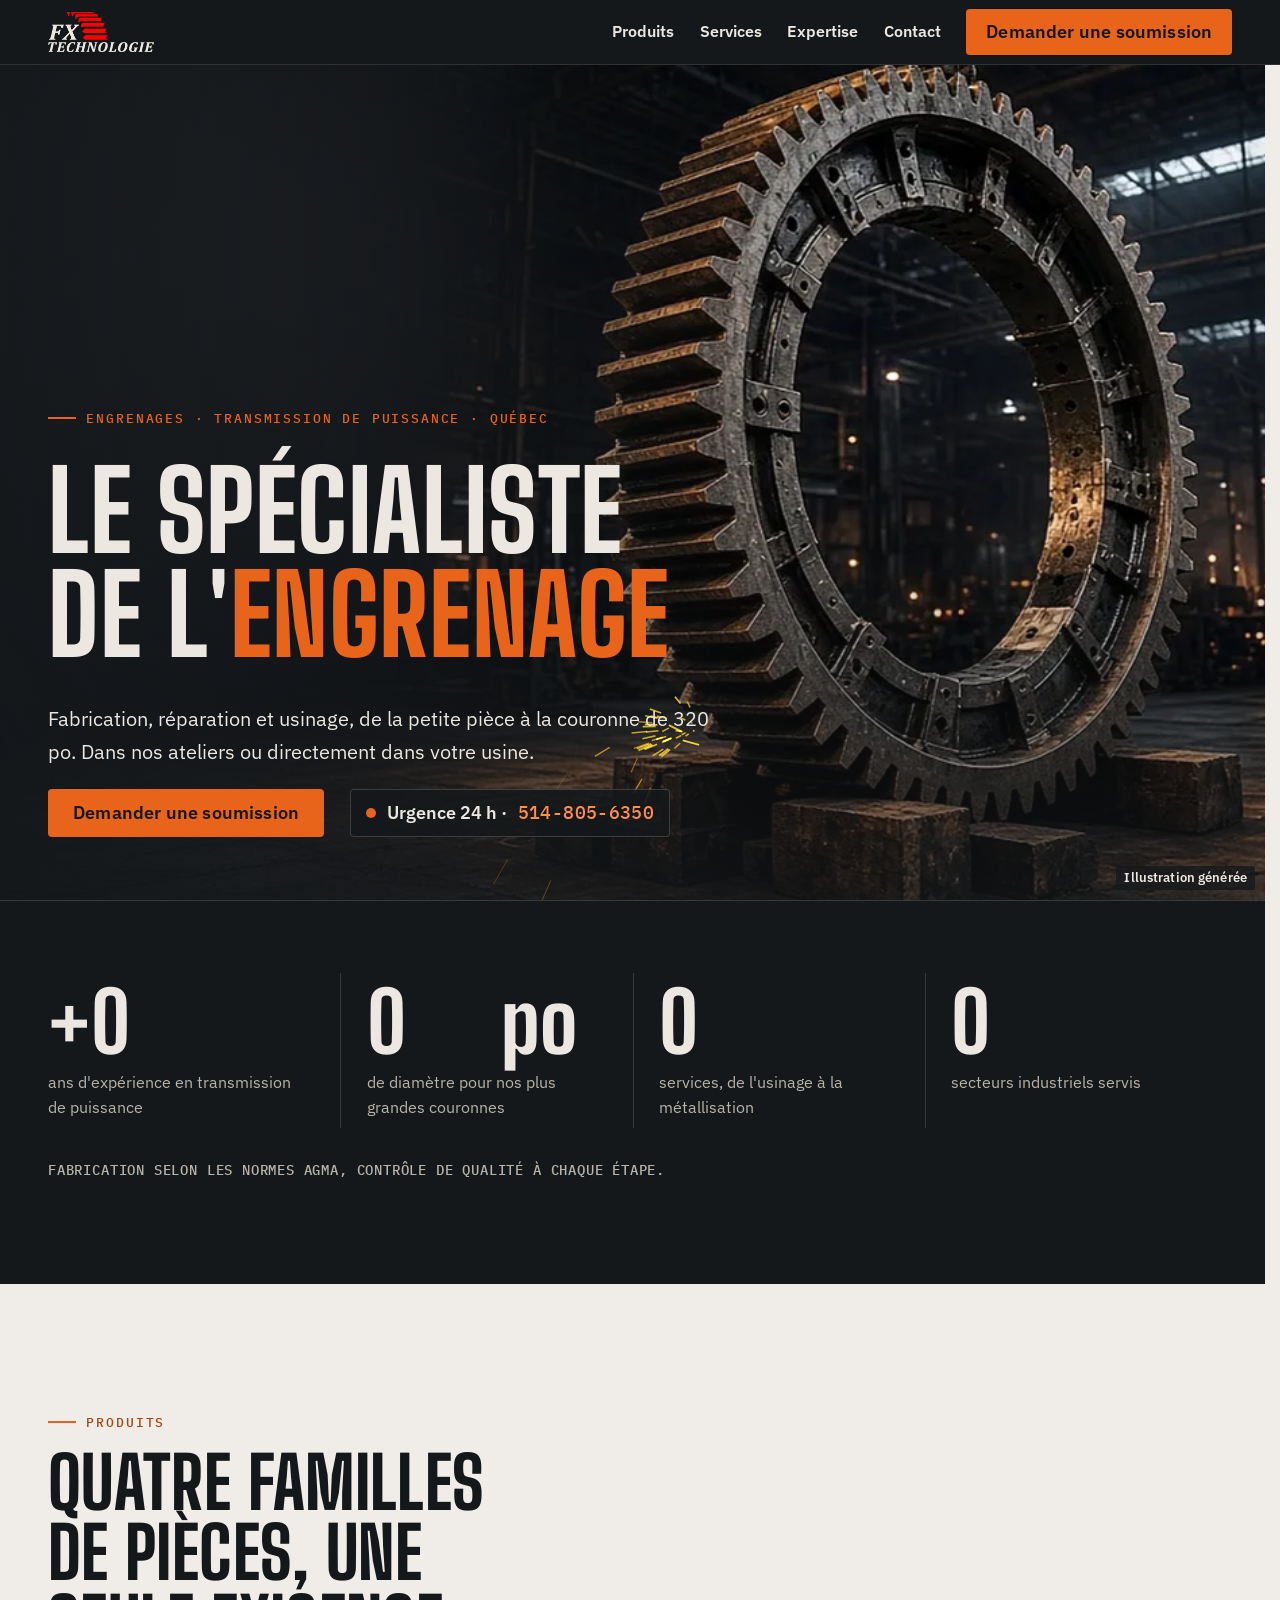
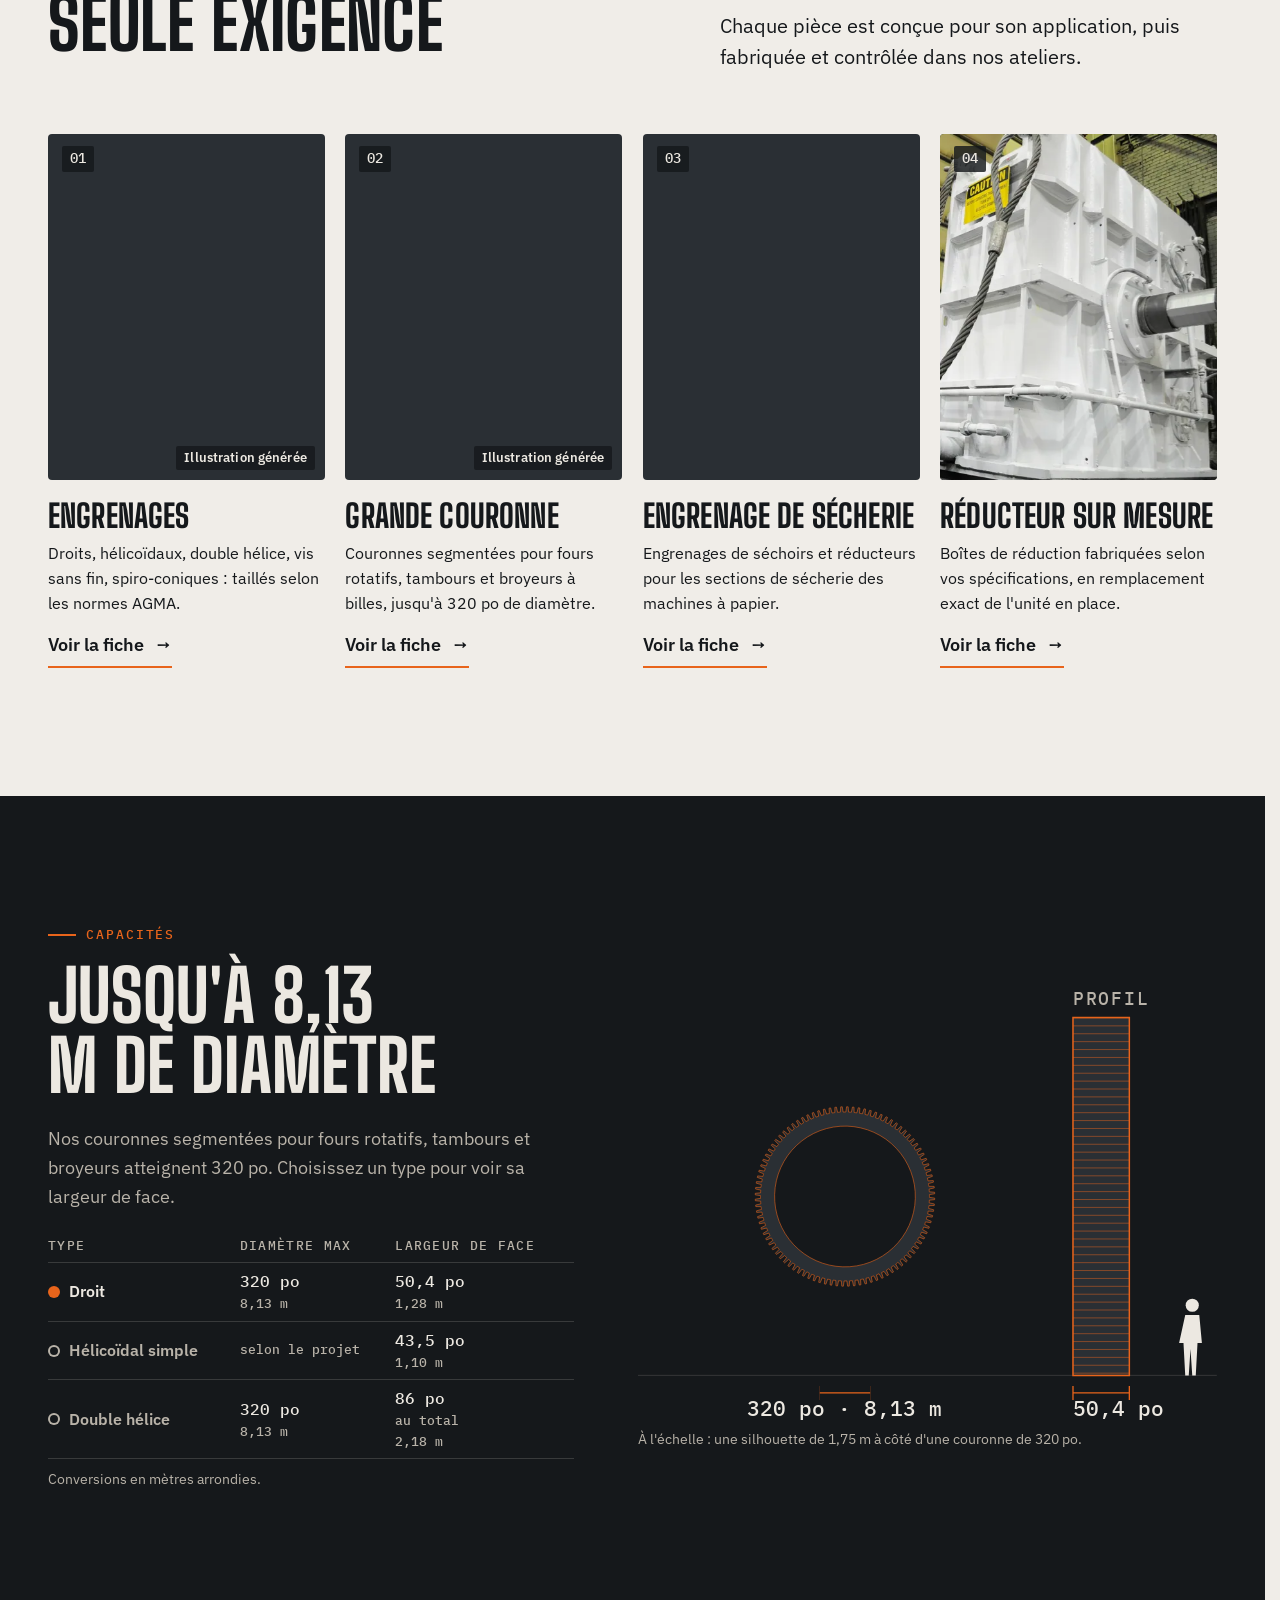
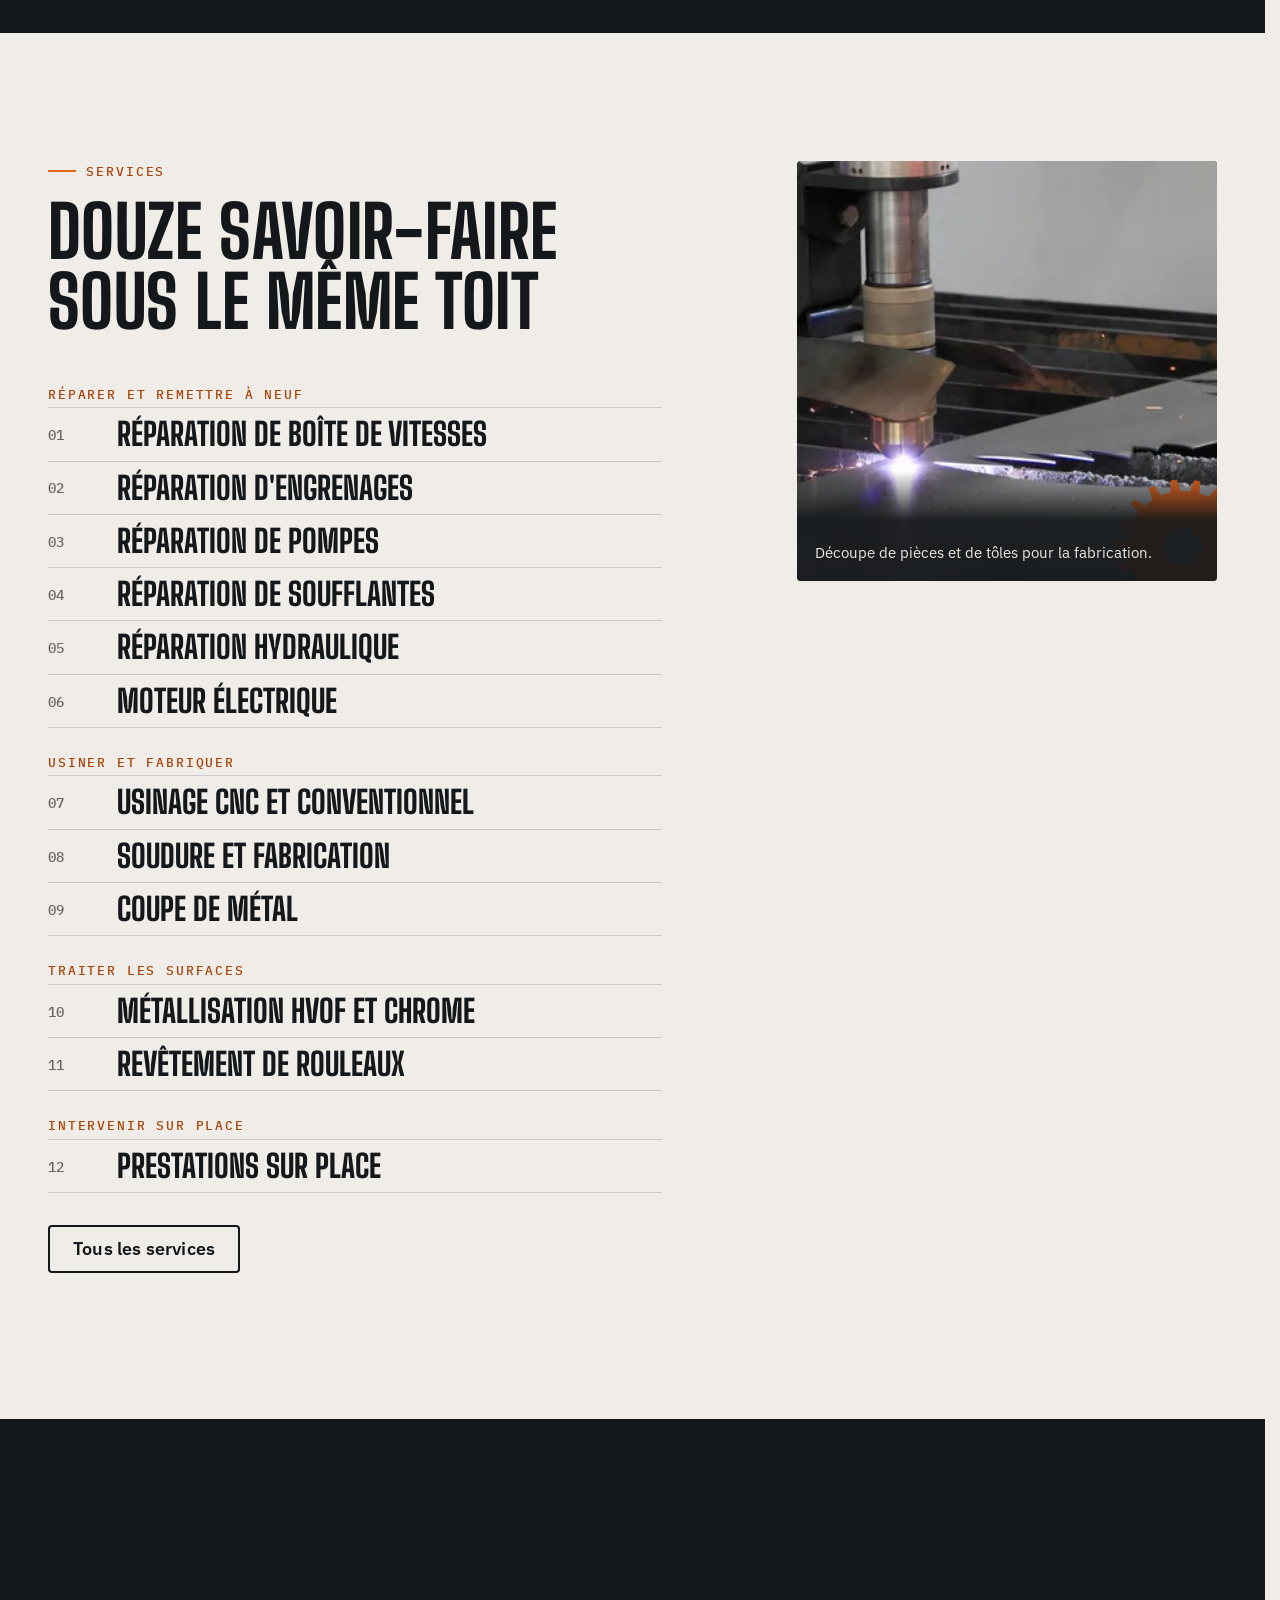
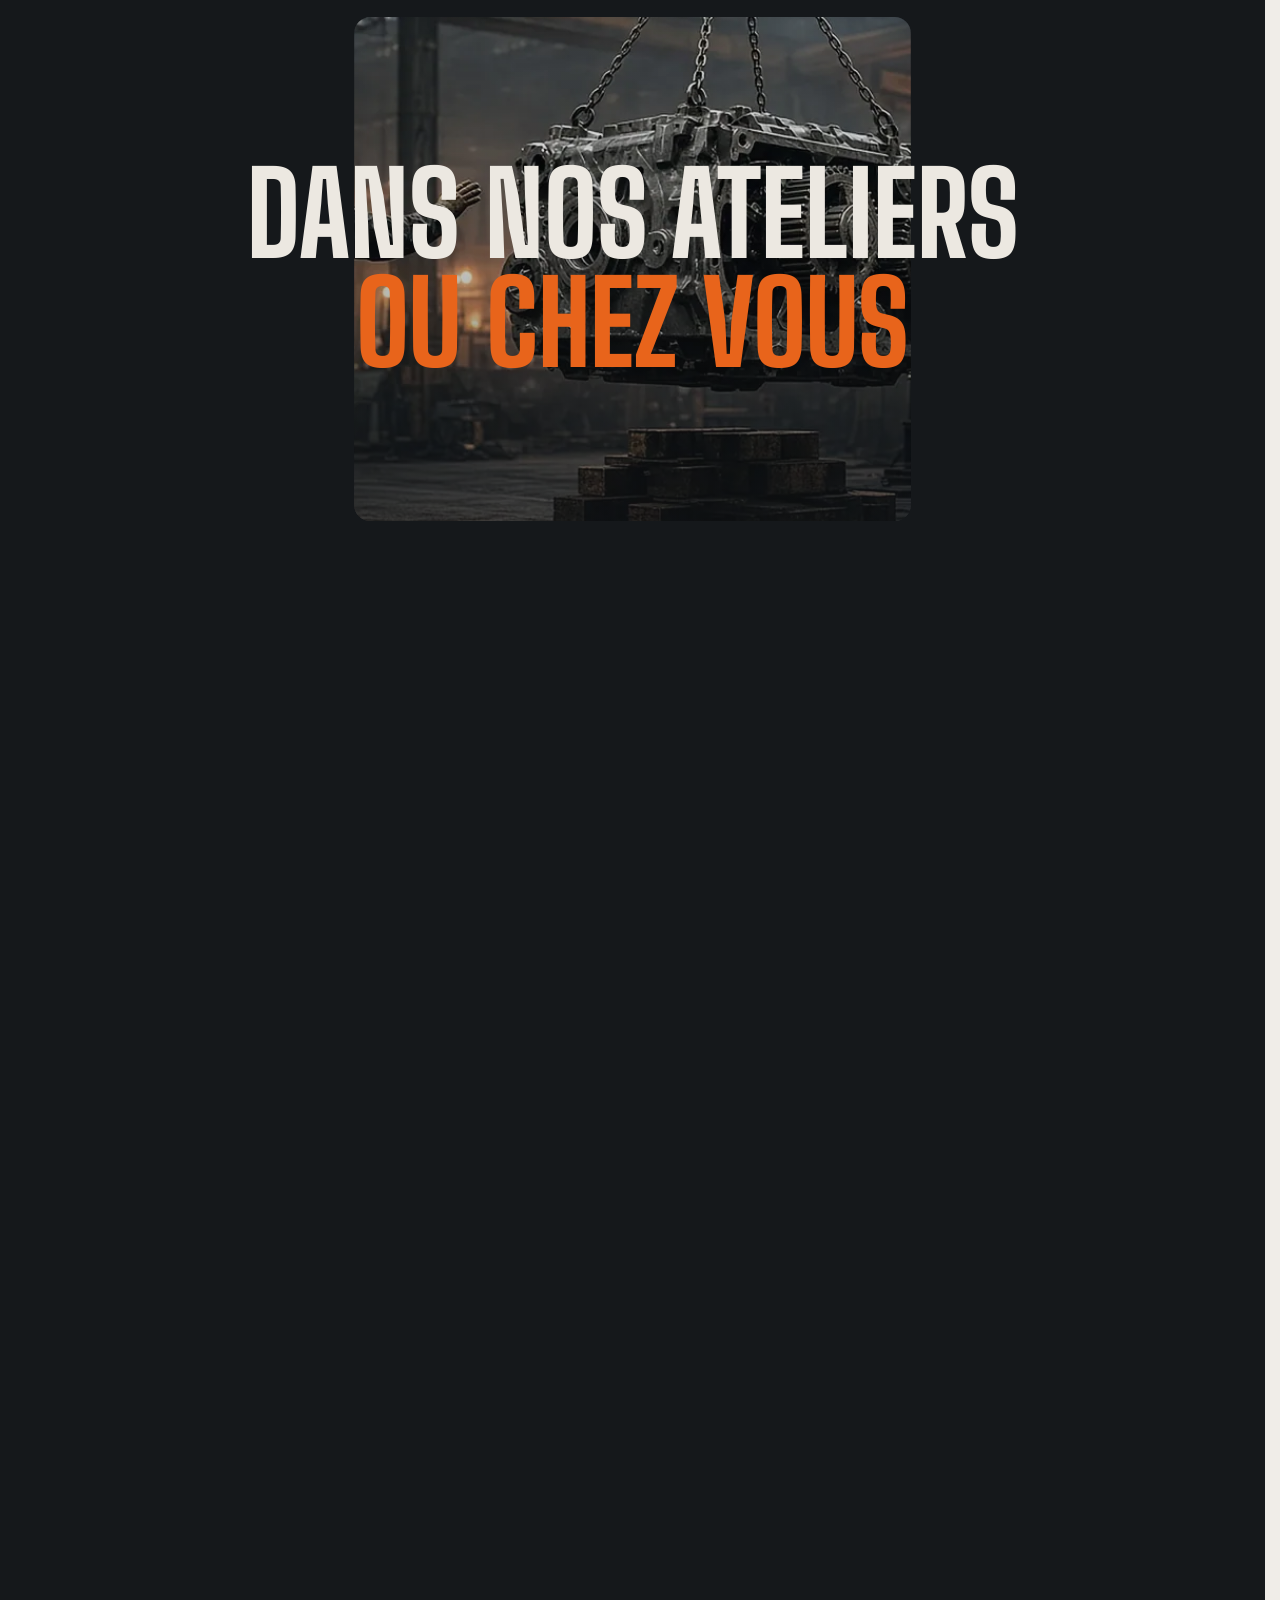
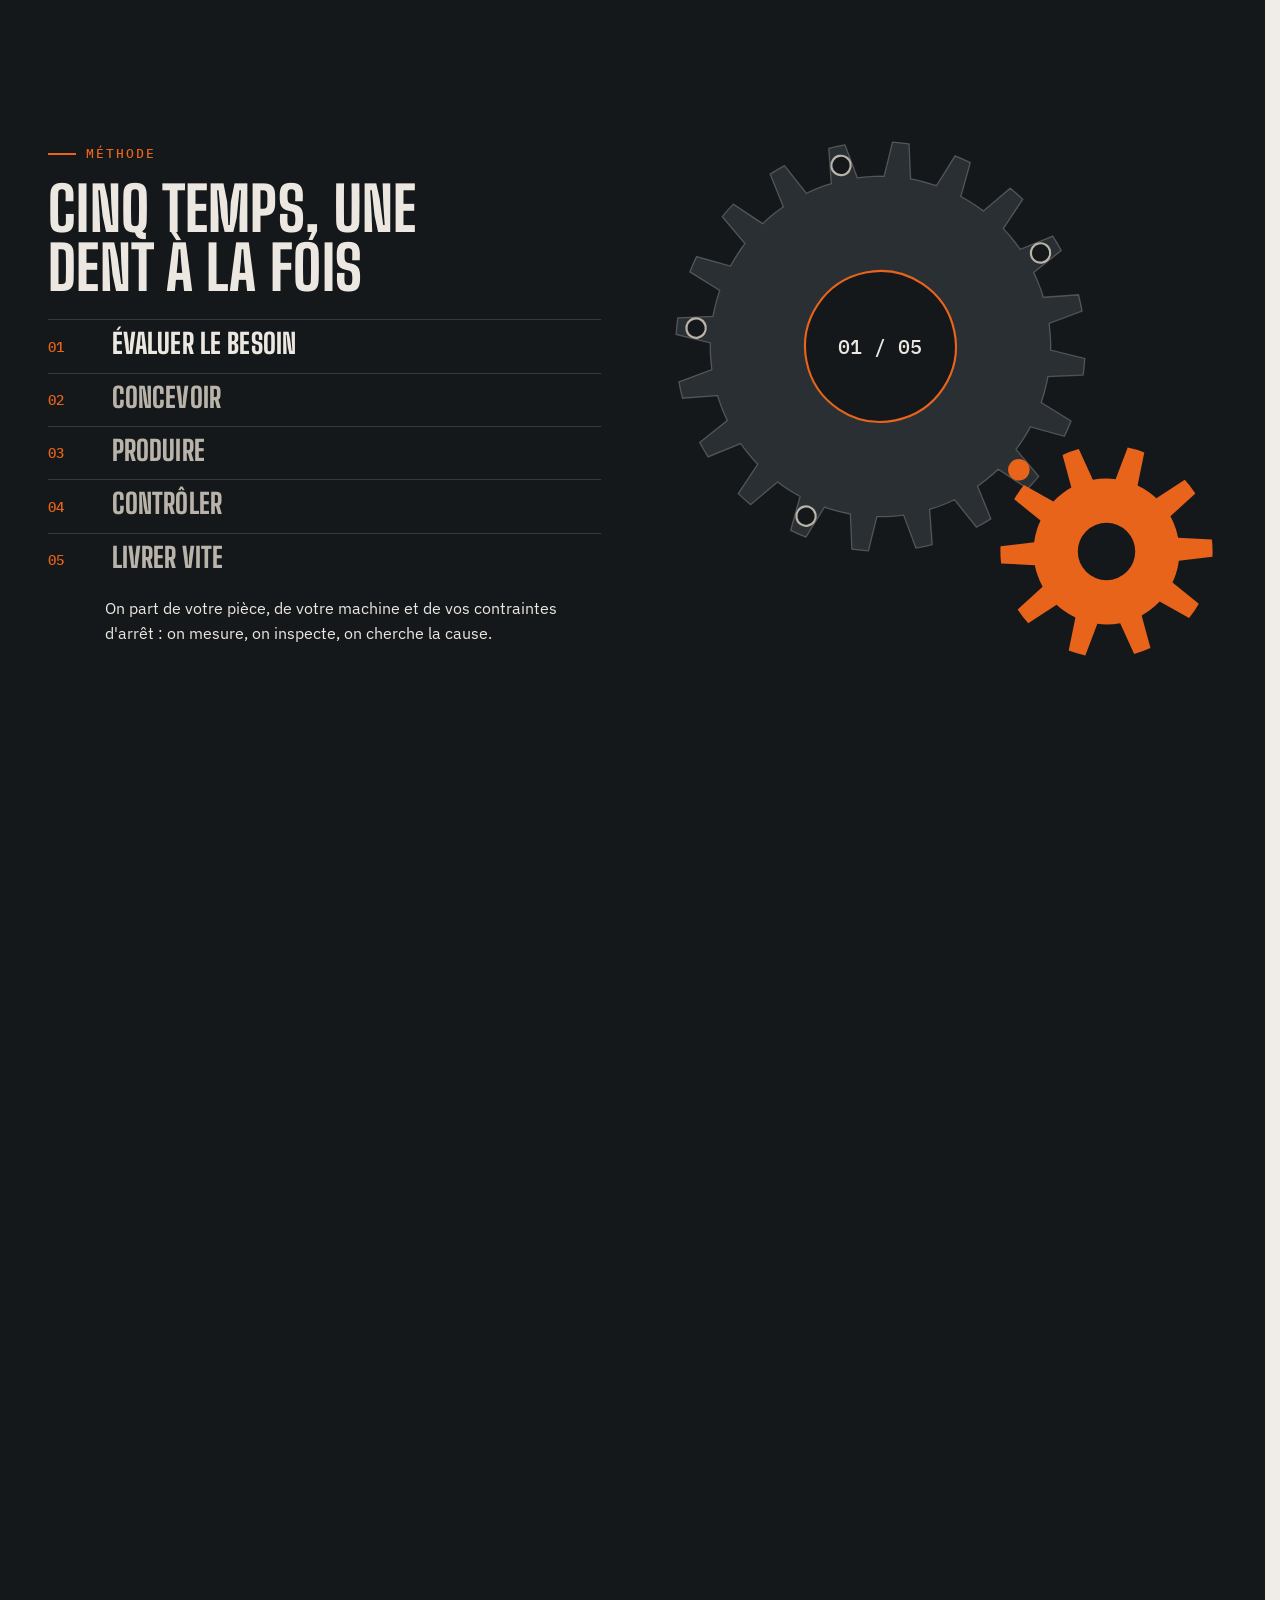
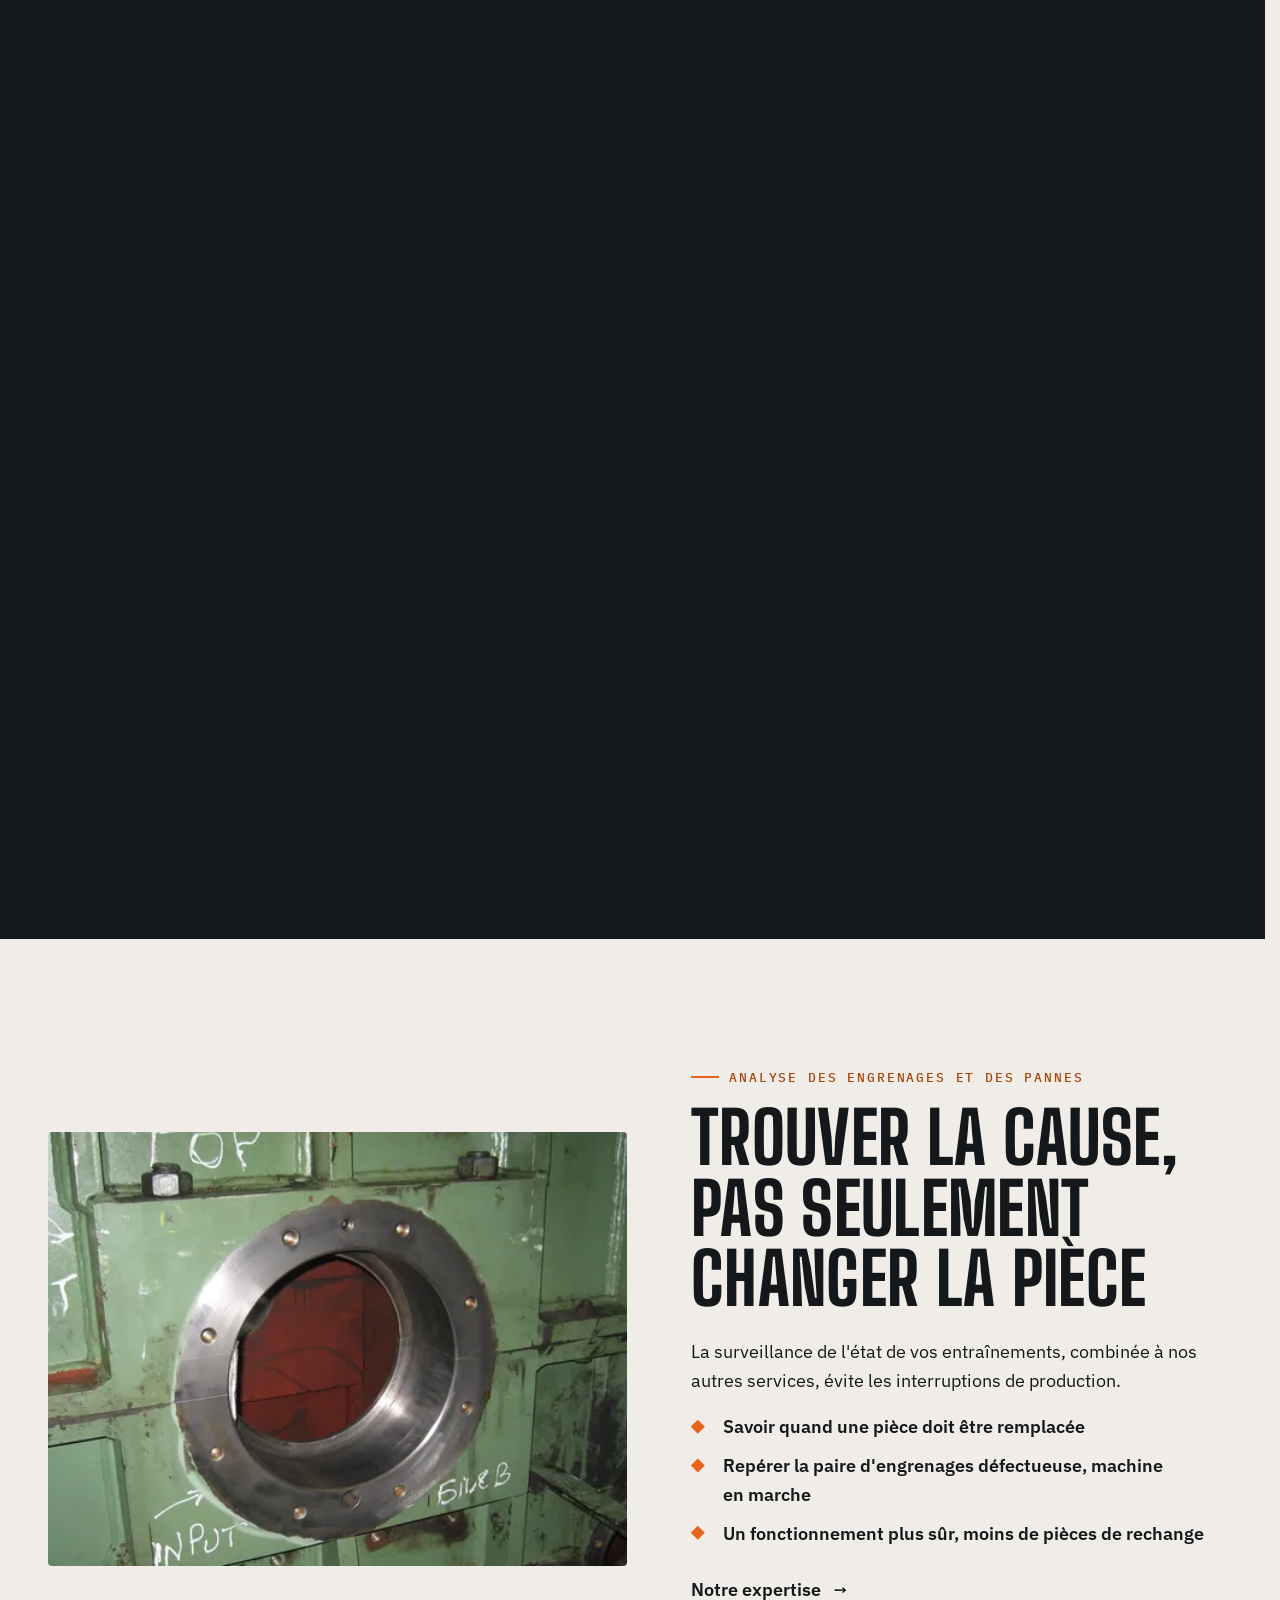
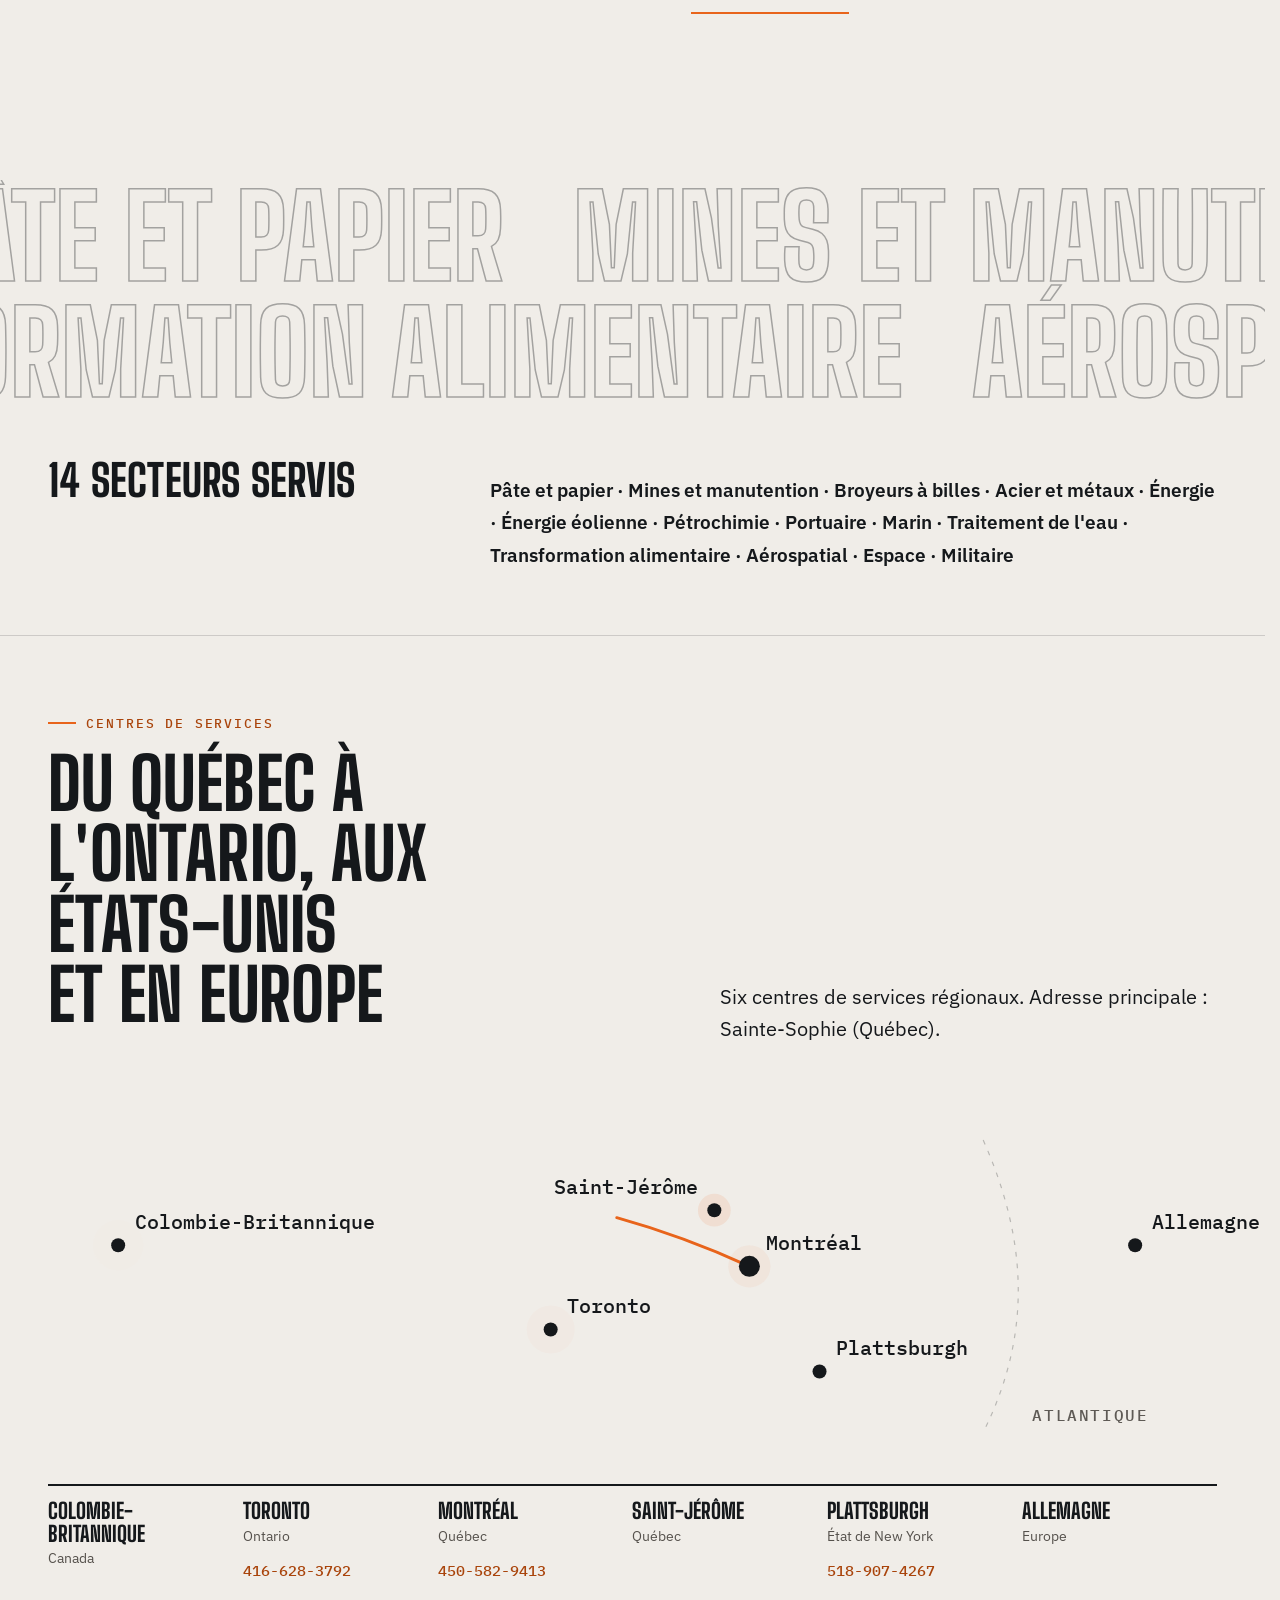
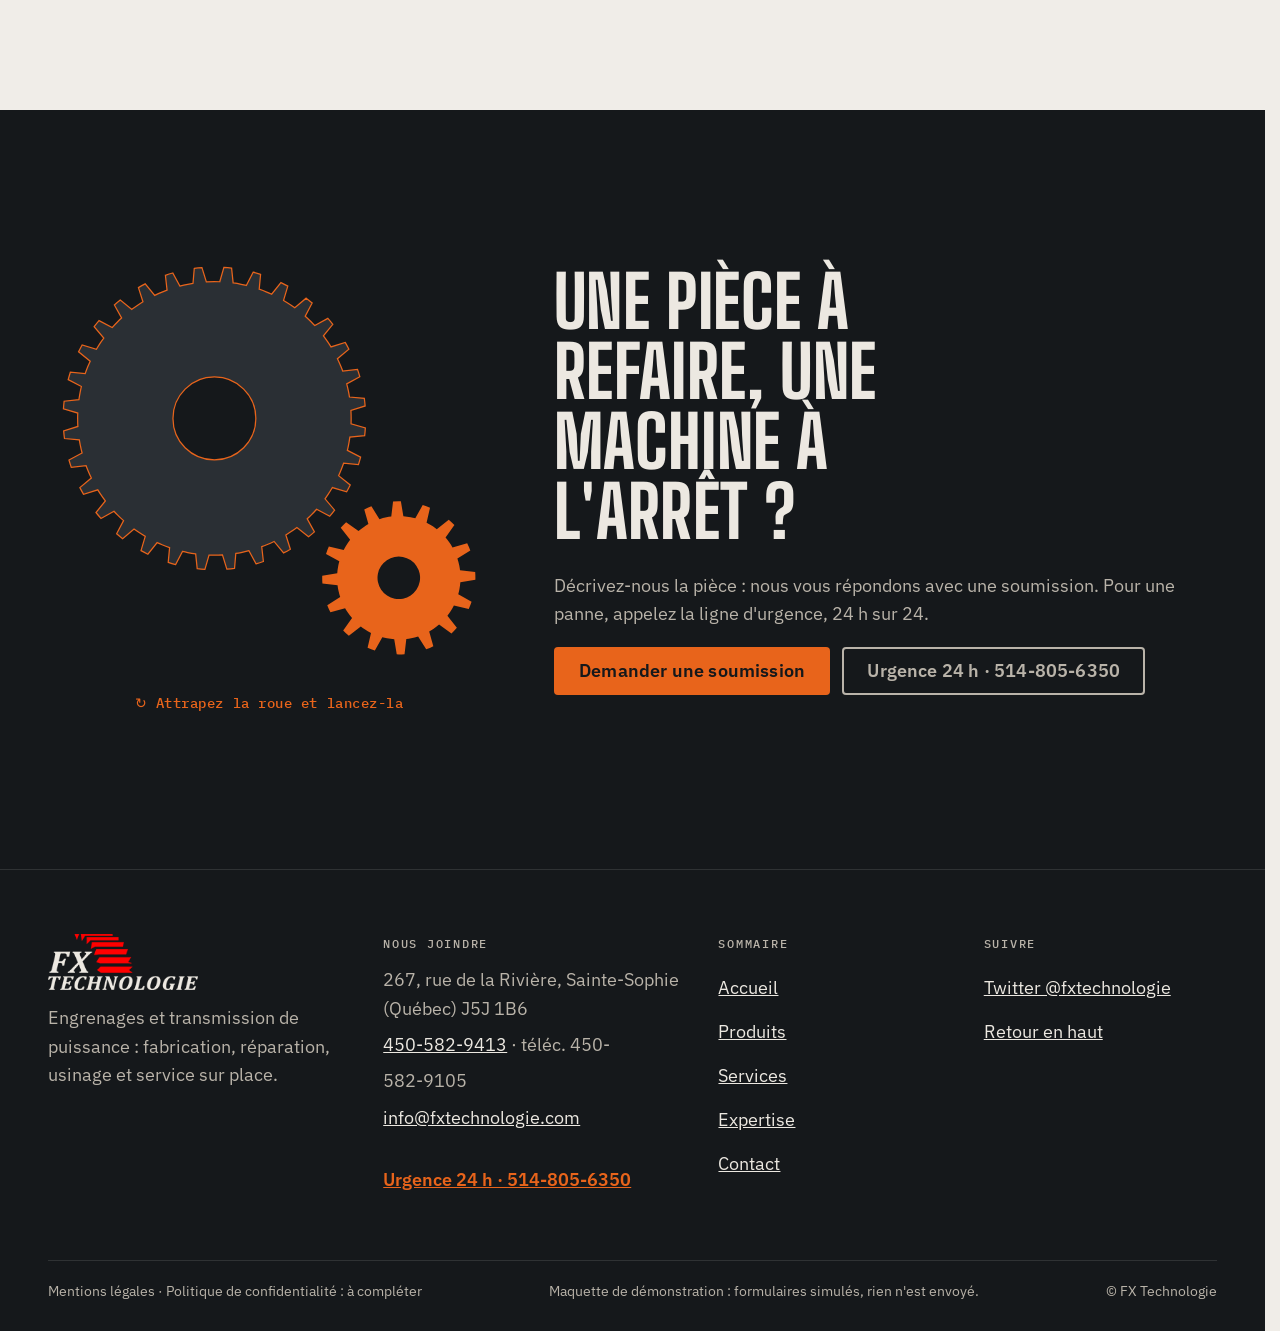
<file: index.html>
<!doctype html>
<html lang="fr" data-v="2">
<head>
<meta charset="utf-8">
<meta name="viewport" content="width=device-width, initial-scale=1, viewport-fit=cover">
<title>FX Technologie : le spécialiste de l&#39;engrenage au Québec</title>
<meta name="description" content="Fabrication, réparation et usinage d&#39;engrenages, de grandes couronnes et de réducteurs, en atelier ou sur place. Urgence 24 h.">
<meta name="robots" content="noindex, nofollow">
<link rel="canonical" href="https://fxtechnologie-maquette.vercel.app/">
<style>:root{--fond:#F0EDE8;--texte:#15181B;--voile-fond:#15181B;--ouverture-fond:#15181B;--menu-fond:#15181B}:root { --entete-h: 72px; --barres-h: 0px; } html { background: var(--fond); color: var(--texte); scrollbar-gutter: stable; } body { margin: 0; background: var(--fond); } html.js:not(.secours):not([data-arrivee="retour"]) [data-anime] { opacity: 0; } html.js:not(.secours):not([data-arrivee="retour"]) [data-anime].vu { opacity: 1; } [data-voile] { position: fixed; inset: 0; z-index: 900; background: var(--voile-fond); transform: translateY(100%); visibility: hidden; pointer-events: none; } html[data-arrivee="voile"]:not(.voile-leve):not(.secours) [data-voile] { transform: none; visibility: visible; } html.secours [data-voile] { visibility: hidden !important; } .ouverture-panneau { position: fixed; inset: 0; z-index: 850; display: none; place-content: center; justify-items: center; background: var(--ouverture-fond, var(--voile-fond)); color: var(--fond); text-align: center; } html.js[data-arrivee="intro"]:not(.secours):not(.intro-finie) .ouverture-panneau { display: grid; } html.defilement-bloque, html.defilement-bloque body, html.js[data-arrivee="intro"]:not(.secours):not(.intro-finie), html.js[data-arrivee="intro"]:not(.secours):not(.intro-finie) body, html[data-arrivee="voile"]:not(.voile-leve):not(.secours), html[data-arrivee="voile"]:not(.voile-leve):not(.secours) body { overflow: hidden; } html.js[data-arrivee="intro"]:not(.secours):not(.intro-finie) { background-color: var(--ouverture-fond, var(--voile-fond)); } html[data-arrivee="voile"]:not(.voile-leve):not(.secours) { background-color: var(--voile-fond); }</style>
<script>(function () {
var d = document.documentElement, ss = null, ls = null;
try { ss = window.sessionStorage; ls = window.localStorage; } catch (e) {}
d.classList.add('js');
var nav = performance.getEntriesByType ? performance.getEntriesByType('navigation')[0] : null;
var type = nav ? nav.type : 'navigate';
var depart = null;
try { depart = JSON.parse(ss.getItem('socle:depart') || 'null'); ss.removeItem('socle:depart'); } catch (e) {}
if (depart && !(Date.now() - depart.t < 15000)) depart = null;
var mode = type === 'back_forward' ? 'retour' : type === 'reload' ? 'intro' : depart ? 'voile' : 'intro';
d.setAttribute('data-arrivee', mode);
if (mode === 'voile' && depart.couleur) d.style.setProperty('--voile-fond', depart.couleur);
if (type === 'reload' && 'scrollRestoration' in history) {
history.scrollRestoration = 'manual';
}
try {
var choisie = ls && ls.getItem('socle:langue');
var langue = (d.lang || '').slice(0, 2);
if (choisie && choisie !== langue && type === 'navigate' && !depart) {
var alt = document.querySelector('link[rel="alternate"][hreflang="' + choisie + '"]');
if (alt) location.replace(new URL(alt.href).pathname + location.search + location.hash);
}
} catch (e) {}
setTimeout(function () { if (!d.classList.contains('demarre')) d.classList.add('secours'); }, 2000);
})();</script>
<link rel="preload" href="/assets/fonts/bsd-800.woff2" as="font" type="font/woff2" crossorigin>
<link rel="preload" href="/assets/fonts/plex-400.woff2" as="font" type="font/woff2" crossorigin>
<link rel="stylesheet" href="/assets/css/socle.css?v=2">
<link rel="stylesheet" href="/assets/css/site.css?v=2">
<link rel="modulepreload" href="/assets/js/site.js?v=2">
<link rel="modulepreload" href="/assets/js/socle/index.js?v=2">
<script src="/assets/vendor/gsap.min.js" defer></script>
<script src="/assets/vendor/ScrollTrigger.min.js" defer></script>
<script src="/assets/vendor/SplitText.min.js" defer></script>
<script type="module" src="/assets/js/site.js?v=2"></script>
<meta name="theme-color" content="#15181B">
<link rel="icon" href="/assets/images/favicon.svg" type="image/svg+xml">
<link rel="apple-touch-icon" href="/assets/images/apple-touch-icon.png">
<meta property="og:type" content="website">
<meta property="og:site_name" content="FX Technologie">
<meta property="og:locale" content="fr_FR">
<meta property="og:title" content="FX Technologie : le spécialiste de l&#39;engrenage au Québec">
<meta property="og:description" content="Fabrication, réparation et usinage d&#39;engrenages, de grandes couronnes et de réducteurs, en atelier ou sur place. Urgence 24 h.">
<meta property="og:url" content="https://fxtechnologie-maquette.vercel.app/">
<meta property="og:image" content="https://fxtechnologie-maquette.vercel.app/assets/partage/accueil-fr.jpg">
<meta property="og:image:width" content="1200">
<meta property="og:image:height" content="630">
<meta property="og:image:alt" content="FX Technologie, le spécialiste de l&#39;engrenage : grande couronne dans un atelier">
<meta name="twitter:card" content="summary_large_image">
<script type="application/ld+json">{"@context":"https://schema.org","@type":"LocalBusiness","name":"FX Technologie","url":"https://fxtechnologie-maquette.vercel.app/","description":"Fabrication, réparation et usinage d'engrenages et de composants de transmission de puissance.","telephone":"+1-450-582-9413","faxNumber":"+1-450-582-9105","email":"info@fxtechnologie.com","address":{"@type":"PostalAddress","streetAddress":"267, rue de la Rivière","addressLocality":"Sainte-Sophie","addressRegion":"QC","postalCode":"J5J 1B6","addressCountry":"CA"},"sameAs":["https://twitter.com/fxtechnologie"]}</script>
</head>
<body id="haut">
<div data-voile data-forme="iris" aria-hidden="true"><div class="voile-contenu"><svg class="voile-roue" viewBox="0 0 100 100" aria-hidden="true"><path d="M89.00 50.00 A39.00 39.00 0 0 1 88.95 52.04 L95.84 53.85 A46.00 46.00 0 0 1 95.47 56.96 L88.35 57.11 A39.00 39.00 0 0 1 87.67 60.09 A39.00 39.00 0 0 1 87.09 62.05 L93.28 65.58 A46.00 46.00 0 0 1 92.12 68.49 L85.20 66.79 A39.00 39.00 0 0 1 83.77 69.50 A39.00 39.00 0 0 1 82.71 71.24 L87.77 76.25 A46.00 46.00 0 0 1 85.90 78.76 L79.66 75.33 A39.00 39.00 0 0 1 77.58 77.58 A39.00 39.00 0 0 1 76.10 78.98 L79.69 85.13 A46.00 46.00 0 0 1 77.23 87.07 L72.09 82.14 A39.00 39.00 0 0 1 69.50 83.77 A39.00 39.00 0 0 1 67.71 84.75 L69.59 91.62 A46.00 46.00 0 0 1 66.71 92.86 L63.02 86.76 A39.00 39.00 0 0 1 60.09 87.67 A39.00 39.00 0 0 1 58.11 88.15 L58.15 95.27 A46.00 46.00 0 0 1 55.05 95.72 L53.06 88.88 A39.00 39.00 0 0 1 50.00 89.00 A39.00 39.00 0 0 1 47.96 88.95 L46.15 95.84 A46.00 46.00 0 0 1 43.04 95.47 L42.89 88.35 A39.00 39.00 0 0 1 39.91 87.67 A39.00 39.00 0 0 1 37.95 87.09 L34.42 93.28 A46.00 46.00 0 0 1 31.51 92.12 L33.21 85.20 A39.00 39.00 0 0 1 30.50 83.77 A39.00 39.00 0 0 1 28.76 82.71 L23.75 87.77 A46.00 46.00 0 0 1 21.24 85.90 L24.67 79.66 A39.00 39.00 0 0 1 22.42 77.58 A39.00 39.00 0 0 1 21.02 76.10 L14.87 79.69 A46.00 46.00 0 0 1 12.93 77.23 L17.86 72.09 A39.00 39.00 0 0 1 16.23 69.50 A39.00 39.00 0 0 1 15.25 67.71 L8.38 69.59 A46.00 46.00 0 0 1 7.14 66.71 L13.24 63.02 A39.00 39.00 0 0 1 12.33 60.09 A39.00 39.00 0 0 1 11.85 58.11 L4.73 58.15 A46.00 46.00 0 0 1 4.28 55.05 L11.12 53.06 A39.00 39.00 0 0 1 11.00 50.00 A39.00 39.00 0 0 1 11.05 47.96 L4.16 46.15 A46.00 46.00 0 0 1 4.53 43.04 L11.65 42.89 A39.00 39.00 0 0 1 12.33 39.91 A39.00 39.00 0 0 1 12.91 37.95 L6.72 34.42 A46.00 46.00 0 0 1 7.88 31.51 L14.80 33.21 A39.00 39.00 0 0 1 16.23 30.50 A39.00 39.00 0 0 1 17.29 28.76 L12.23 23.75 A46.00 46.00 0 0 1 14.10 21.24 L20.34 24.67 A39.00 39.00 0 0 1 22.42 22.42 A39.00 39.00 0 0 1 23.90 21.02 L20.31 14.87 A46.00 46.00 0 0 1 22.77 12.93 L27.91 17.86 A39.00 39.00 0 0 1 30.50 16.23 A39.00 39.00 0 0 1 32.29 15.25 L30.41 8.38 A46.00 46.00 0 0 1 33.29 7.14 L36.98 13.24 A39.00 39.00 0 0 1 39.91 12.33 A39.00 39.00 0 0 1 41.89 11.85 L41.85 4.73 A46.00 46.00 0 0 1 44.95 4.28 L46.94 11.12 A39.00 39.00 0 0 1 50.00 11.00 A39.00 39.00 0 0 1 52.04 11.05 L53.85 4.16 A46.00 46.00 0 0 1 56.96 4.53 L57.11 11.65 A39.00 39.00 0 0 1 60.09 12.33 A39.00 39.00 0 0 1 62.05 12.91 L65.58 6.72 A46.00 46.00 0 0 1 68.49 7.88 L66.79 14.80 A39.00 39.00 0 0 1 69.50 16.23 A39.00 39.00 0 0 1 71.24 17.29 L76.25 12.23 A46.00 46.00 0 0 1 78.76 14.10 L75.33 20.34 A39.00 39.00 0 0 1 77.58 22.42 A39.00 39.00 0 0 1 78.98 23.90 L85.13 20.31 A46.00 46.00 0 0 1 87.07 22.77 L82.14 27.91 A39.00 39.00 0 0 1 83.77 30.50 A39.00 39.00 0 0 1 84.75 32.29 L91.62 30.41 A46.00 46.00 0 0 1 92.86 33.29 L86.76 36.98 A39.00 39.00 0 0 1 87.67 39.91 A39.00 39.00 0 0 1 88.15 41.89 L95.27 41.85 A46.00 46.00 0 0 1 95.72 44.95 L88.88 46.94 A39.00 39.00 0 0 1 89.00 50.00Z M62.00 50.00 A12.00 12.00 0 1 0 38.00 50.00 A12.00 12.00 0 1 0 62.00 50.00Z"/></svg><span data-voile-libelle>Accueil</span></div></div>
<div class="ouverture-panneau" data-ouverture aria-hidden="true">
  <div class="ouverture-train">
    <svg class="ouverture-roue" viewBox="0 0 400 400"><path d="M378.00 200.00 A178.00 178.00 0 0 1 377.91 205.59 L395.75 209.85 A196.00 196.00 0 0 1 395.19 217.83 L376.93 219.53 A178.00 178.00 0 0 1 375.81 227.85 A178.00 178.00 0 0 1 374.85 233.35 L391.80 240.35 A196.00 196.00 0 0 1 389.99 248.15 L371.69 246.97 A178.00 178.00 0 0 1 369.29 255.01 A178.00 178.00 0 0 1 367.48 260.30 L383.13 269.86 A196.00 196.00 0 0 1 380.12 277.28 L362.23 273.25 A178.00 178.00 0 0 1 358.60 280.81 A178.00 178.00 0 0 1 355.98 285.75 L369.95 297.64 A196.00 196.00 0 0 1 365.82 304.50 L348.77 297.73 A178.00 178.00 0 0 1 344.01 304.63 A178.00 178.00 0 0 1 340.65 309.10 L352.58 323.03 A196.00 196.00 0 0 1 347.43 329.15 L331.65 319.80 A178.00 178.00 0 0 1 325.87 325.87 A178.00 178.00 0 0 1 321.85 329.76 L331.45 345.38 A196.00 196.00 0 0 1 325.41 350.63 L311.29 338.92 A178.00 178.00 0 0 1 304.63 344.01 A178.00 178.00 0 0 1 300.05 347.22 L307.09 364.16 A196.00 196.00 0 0 1 300.30 368.39 L288.19 354.62 A178.00 178.00 0 0 1 280.81 358.60 A178.00 178.00 0 0 1 275.79 361.06 L280.10 378.89 A196.00 196.00 0 0 1 272.72 382.01 L262.92 366.51 A178.00 178.00 0 0 1 255.01 369.29 A178.00 178.00 0 0 1 249.66 370.93 L251.12 389.21 A196.00 196.00 0 0 1 243.36 391.14 L236.10 374.30 A178.00 178.00 0 0 1 227.85 375.81 A178.00 178.00 0 0 1 222.31 376.60 L220.90 394.88 A196.00 196.00 0 0 1 212.92 395.57 L208.38 377.80 A178.00 178.00 0 0 1 200.00 378.00 A178.00 178.00 0 0 1 194.41 377.91 L190.15 395.75 A196.00 196.00 0 0 1 182.17 395.19 L180.47 376.93 A178.00 178.00 0 0 1 172.15 375.81 A178.00 178.00 0 0 1 166.65 374.85 L159.65 391.80 A196.00 196.00 0 0 1 151.85 389.99 L153.03 371.69 A178.00 178.00 0 0 1 144.99 369.29 A178.00 178.00 0 0 1 139.70 367.48 L130.14 383.13 A196.00 196.00 0 0 1 122.72 380.12 L126.75 362.23 A178.00 178.00 0 0 1 119.19 358.60 A178.00 178.00 0 0 1 114.25 355.98 L102.36 369.95 A196.00 196.00 0 0 1 95.50 365.82 L102.27 348.77 A178.00 178.00 0 0 1 95.37 344.01 A178.00 178.00 0 0 1 90.90 340.65 L76.97 352.58 A196.00 196.00 0 0 1 70.85 347.43 L80.20 331.65 A178.00 178.00 0 0 1 74.13 325.87 A178.00 178.00 0 0 1 70.24 321.85 L54.62 331.45 A196.00 196.00 0 0 1 49.37 325.41 L61.08 311.29 A178.00 178.00 0 0 1 55.99 304.63 A178.00 178.00 0 0 1 52.78 300.05 L35.84 307.09 A196.00 196.00 0 0 1 31.61 300.30 L45.38 288.19 A178.00 178.00 0 0 1 41.40 280.81 A178.00 178.00 0 0 1 38.94 275.79 L21.11 280.10 A196.00 196.00 0 0 1 17.99 272.72 L33.49 262.92 A178.00 178.00 0 0 1 30.71 255.01 A178.00 178.00 0 0 1 29.07 249.66 L10.79 251.12 A196.00 196.00 0 0 1 8.86 243.36 L25.70 236.10 A178.00 178.00 0 0 1 24.19 227.85 A178.00 178.00 0 0 1 23.40 222.31 L5.12 220.90 A196.00 196.00 0 0 1 4.43 212.92 L22.20 208.38 A178.00 178.00 0 0 1 22.00 200.00 A178.00 178.00 0 0 1 22.09 194.41 L4.25 190.15 A196.00 196.00 0 0 1 4.81 182.17 L23.07 180.47 A178.00 178.00 0 0 1 24.19 172.15 A178.00 178.00 0 0 1 25.15 166.65 L8.20 159.65 A196.00 196.00 0 0 1 10.01 151.85 L28.31 153.03 A178.00 178.00 0 0 1 30.71 144.99 A178.00 178.00 0 0 1 32.52 139.70 L16.87 130.14 A196.00 196.00 0 0 1 19.88 122.72 L37.77 126.75 A178.00 178.00 0 0 1 41.40 119.19 A178.00 178.00 0 0 1 44.02 114.25 L30.05 102.36 A196.00 196.00 0 0 1 34.18 95.50 L51.23 102.27 A178.00 178.00 0 0 1 55.99 95.37 A178.00 178.00 0 0 1 59.35 90.90 L47.42 76.97 A196.00 196.00 0 0 1 52.57 70.85 L68.35 80.20 A178.00 178.00 0 0 1 74.13 74.13 A178.00 178.00 0 0 1 78.15 70.24 L68.55 54.62 A196.00 196.00 0 0 1 74.59 49.37 L88.71 61.08 A178.00 178.00 0 0 1 95.37 55.99 A178.00 178.00 0 0 1 99.95 52.78 L92.91 35.84 A196.00 196.00 0 0 1 99.70 31.61 L111.81 45.38 A178.00 178.00 0 0 1 119.19 41.40 A178.00 178.00 0 0 1 124.21 38.94 L119.90 21.11 A196.00 196.00 0 0 1 127.28 17.99 L137.08 33.49 A178.00 178.00 0 0 1 144.99 30.71 A178.00 178.00 0 0 1 150.34 29.07 L148.88 10.79 A196.00 196.00 0 0 1 156.64 8.86 L163.90 25.70 A178.00 178.00 0 0 1 172.15 24.19 A178.00 178.00 0 0 1 177.69 23.40 L179.10 5.12 A196.00 196.00 0 0 1 187.08 4.43 L191.62 22.20 A178.00 178.00 0 0 1 200.00 22.00 A178.00 178.00 0 0 1 205.59 22.09 L209.85 4.25 A196.00 196.00 0 0 1 217.83 4.81 L219.53 23.07 A178.00 178.00 0 0 1 227.85 24.19 A178.00 178.00 0 0 1 233.35 25.15 L240.35 8.20 A196.00 196.00 0 0 1 248.15 10.01 L246.97 28.31 A178.00 178.00 0 0 1 255.01 30.71 A178.00 178.00 0 0 1 260.30 32.52 L269.86 16.87 A196.00 196.00 0 0 1 277.28 19.88 L273.25 37.77 A178.00 178.00 0 0 1 280.81 41.40 A178.00 178.00 0 0 1 285.75 44.02 L297.64 30.05 A196.00 196.00 0 0 1 304.50 34.18 L297.73 51.23 A178.00 178.00 0 0 1 304.63 55.99 A178.00 178.00 0 0 1 309.10 59.35 L323.03 47.42 A196.00 196.00 0 0 1 329.15 52.57 L319.80 68.35 A178.00 178.00 0 0 1 325.87 74.13 A178.00 178.00 0 0 1 329.76 78.15 L345.38 68.55 A196.00 196.00 0 0 1 350.63 74.59 L338.92 88.71 A178.00 178.00 0 0 1 344.01 95.37 A178.00 178.00 0 0 1 347.22 99.95 L364.16 92.91 A196.00 196.00 0 0 1 368.39 99.70 L354.62 111.81 A178.00 178.00 0 0 1 358.60 119.19 A178.00 178.00 0 0 1 361.06 124.21 L378.89 119.90 A196.00 196.00 0 0 1 382.01 127.28 L366.51 137.08 A178.00 178.00 0 0 1 369.29 144.99 A178.00 178.00 0 0 1 370.93 150.34 L389.21 148.88 A196.00 196.00 0 0 1 391.14 156.64 L374.30 163.90 A178.00 178.00 0 0 1 375.81 172.15 A178.00 178.00 0 0 1 376.60 177.69 L394.88 179.10 A196.00 196.00 0 0 1 395.57 187.08 L377.80 191.62 A178.00 178.00 0 0 1 378.00 200.00Z M254.00 200.00 A54.00 54.00 0 1 0 146.00 200.00 A54.00 54.00 0 1 0 254.00 200.00Z"/><g class="ouverture-rayons"><circle cx="312.0" cy="200.0" r="30"/><circle cx="256.0" cy="297.0" r="30"/><circle cx="144.0" cy="297.0" r="30"/><circle cx="88.0" cy="200.0" r="30"/><circle cx="144.0" cy="103.0" r="30"/><circle cx="256.0" cy="103.0" r="30"/></g></svg>
    <svg class="ouverture-pignon" viewBox="0 0 160 160" data-ouverture-objet><path d="M141.00 80.00 A61.00 61.00 0 0 1 140.81 84.79 L157.38 89.78 A78.00 78.00 0 0 1 155.99 97.61 L138.71 96.56 A61.00 61.00 0 0 1 136.36 103.34 A61.00 61.00 0 0 1 134.35 107.69 L147.75 118.65 A78.00 78.00 0 0 1 143.46 125.35 L127.90 117.76 A61.00 61.00 0 0 1 123.13 123.13 A61.00 61.00 0 0 1 119.62 126.38 L127.81 141.63 A78.00 78.00 0 0 1 121.28 146.18 L109.81 133.22 A61.00 61.00 0 0 1 103.34 136.36 A61.00 61.00 0 0 1 98.85 138.01 L100.58 155.24 A78.00 78.00 0 0 1 92.81 156.94 L87.17 140.58 A61.00 61.00 0 0 1 80.00 141.00 A61.00 61.00 0 0 1 75.21 140.81 L70.22 157.38 A78.00 78.00 0 0 1 62.39 155.99 L63.44 138.71 A61.00 61.00 0 0 1 56.66 136.36 A61.00 61.00 0 0 1 52.31 134.35 L41.35 147.75 A78.00 78.00 0 0 1 34.65 143.46 L42.24 127.90 A61.00 61.00 0 0 1 36.87 123.13 A61.00 61.00 0 0 1 33.62 119.62 L18.37 127.81 A78.00 78.00 0 0 1 13.82 121.28 L26.78 109.81 A61.00 61.00 0 0 1 23.64 103.34 A61.00 61.00 0 0 1 21.99 98.85 L4.76 100.58 A78.00 78.00 0 0 1 3.06 92.81 L19.42 87.17 A61.00 61.00 0 0 1 19.00 80.00 A61.00 61.00 0 0 1 19.19 75.21 L2.62 70.22 A78.00 78.00 0 0 1 4.01 62.39 L21.29 63.44 A61.00 61.00 0 0 1 23.64 56.66 A61.00 61.00 0 0 1 25.65 52.31 L12.25 41.35 A78.00 78.00 0 0 1 16.54 34.65 L32.10 42.24 A61.00 61.00 0 0 1 36.87 36.87 A61.00 61.00 0 0 1 40.38 33.62 L32.19 18.37 A78.00 78.00 0 0 1 38.72 13.82 L50.19 26.78 A61.00 61.00 0 0 1 56.66 23.64 A61.00 61.00 0 0 1 61.15 21.99 L59.42 4.76 A78.00 78.00 0 0 1 67.19 3.06 L72.83 19.42 A61.00 61.00 0 0 1 80.00 19.00 A61.00 61.00 0 0 1 84.79 19.19 L89.78 2.62 A78.00 78.00 0 0 1 97.61 4.01 L96.56 21.29 A61.00 61.00 0 0 1 103.34 23.64 A61.00 61.00 0 0 1 107.69 25.65 L118.65 12.25 A78.00 78.00 0 0 1 125.35 16.54 L117.76 32.10 A61.00 61.00 0 0 1 123.13 36.87 A61.00 61.00 0 0 1 126.38 40.38 L141.63 32.19 A78.00 78.00 0 0 1 146.18 38.72 L133.22 50.19 A61.00 61.00 0 0 1 136.36 56.66 A61.00 61.00 0 0 1 138.01 61.15 L155.24 59.42 A78.00 78.00 0 0 1 156.94 67.19 L140.58 72.83 A61.00 61.00 0 0 1 141.00 80.00Z M98.00 80.00 A18.00 18.00 0 1 0 62.00 80.00 A18.00 18.00 0 1 0 98.00 80.00Z"/></svg>
  </div>
  <img class="ouverture-logo" src="/assets/images/logo-fx-clair.png" alt="" width="210" height="79">
  <p class="ouverture-ligne">Le spécialiste de l&#39;engrenage</p>
  <canvas class="ouverture-etincelles" width="600" height="400"></canvas>
</div>
<a class="evitement" href="#contenu">Aller au contenu</a>
<header data-entete>
  <div class="entete-rangee">
    <a class="entete-logo" href="/" aria-label="FX Technologie : Accueil" data-libelle="Accueil" aria-current="page">
      <img src="/assets/images/logo-fx-clair.png" alt="FX Technologie" width="210" height="79">
    </a>
    <nav data-nav aria-label="Navigation principale">
      <ul><li><a href="/produits" data-libelle="Produits">Produits</a></li><li><a href="/services" data-libelle="Services">Services</a></li><li><a href="/expertise" data-libelle="Expertise">Expertise</a></li><li><a href="/contact" data-libelle="Contact">Contact</a></li></ul>
    </nav>
    <div class="entete-actions">
      <a class="bouton" href="/contact#soumission" data-libelle="Contact">Demander une soumission</a>
      <button type="button" data-menu-bouton aria-controls="menu" aria-expanded="false" data-libelle-ouvrir="Menu" data-libelle-fermer="Fermer"><span data-libelle-bouton>Menu</span></button>
      <a class="menu-sansjs" href="#menu" data-menu-lien>Menu</a>
    </div>
  </div>
</header>
<script>/* Avant le premier affichage : rangées de la navigation (même règle que ajusterNav dans assets/js/socle/entete.js)
   et hauteur réelle de l'en-tête, pour que rien ne saute quand le JavaScript du site prend la main. */
(function () {
  var h = document.documentElement, u = document.querySelector('[data-nav] ul'), e = document.querySelector('[data-entete]');
  if (u) {
    var deborde = function () { return u.scrollWidth > u.clientWidth + 1; }, c = deborde();
    if (c && window.matchMedia('(min-width: 900px)').matches) {
      h.classList.add('nav-deux-rangees'); c = deborde();
      if (c) { h.classList.add('nav-deux-lignes'); var a = u.querySelector('a'); c = !a || u.getBoundingClientRect().height > a.getBoundingClientRect().height * 2.5; }
      if (c) h.classList.remove('nav-deux-rangees', 'nav-deux-lignes');
    }
    if (c) h.classList.add('nav-compacte');
  }
  if (e) h.style.setProperty('--entete-h', Math.round(e.getBoundingClientRect().height) + 'px');
})();</script>
<span id="menu-ferme" aria-hidden="true"></span>
<div id="menu" data-menu role="dialog" aria-modal="true" aria-label="Menu">
  <p class="menu-sansjs-fermer"><a href="#menu-ferme">Fermer</a></p>
  <ul><li style="--i:0"><a href="/" class="menu-lien" data-libelle="Accueil" aria-current="page">Accueil</a></li><li style="--i:1"><a href="/produits" class="menu-lien" data-libelle="Produits">Produits</a></li><li style="--i:2"><a href="/services" class="menu-lien" data-libelle="Services">Services</a></li><li style="--i:3"><a href="/expertise" class="menu-lien" data-libelle="Expertise">Expertise</a></li><li style="--i:4"><a href="/contact" class="menu-lien" data-libelle="Contact">Contact</a></li></ul>
  <p class="menu-urgence"><a class="bouton" href="tel:+15148056350">Urgence 24 h · 514-805-6350</a></p>
  <p class="menu-coord"><a href="tel:+14505829413">450-582-9413</a> · <a href="mailto:info@fxtechnologie.com">info@fxtechnologie.com</a></p>
</div>
<main id="contenu" tabindex="-1">
<section class="hero sombre" id="debut">
  <figure class="media hero-media" data-grok data-iris-centre data-fx="parallaxe" data-fx-force="8" style="--cadrage:70% 47%;--cadrage-mobile:50% 60%">
  <picture><source media="(max-width: 760px) and (orientation: portrait)" srcset="/assets/images/grok/accueil-ouverture-mobile-640.webp 640w, /assets/images/grok/accueil-ouverture-mobile-1080.webp 1080w" sizes="100vw">
    <img src="/assets/images/grok/accueil-ouverture-1280.webp" srcset="/assets/images/grok/accueil-ouverture-640.webp 640w, /assets/images/grok/accueil-ouverture-1280.webp 1280w, /assets/images/grok/accueil-ouverture-1920.webp 1920w" sizes="100vw" alt="Grande couronne d&#39;engrenage dressée dans un atelier de mécanique lourde, la nuit" width="1280" height="720" fetchpriority="high" loading="eager" decoding="async">
  </picture><figcaption class="mention-ia">Illustration générée</figcaption>
</figure>
  <canvas class="etincelles hero-etincelles" data-etincelles="hero" data-effet="etincelles" data-audit-ignorer aria-hidden="true"></canvas>
  <div class="hero-texte conteneur">
    <p class="surtitre hero-sur" data-anime="gsap">Engrenages · transmission de puissance · Québec</p>
    <h1 class="hero-titre" data-anime="gsap"><span class="hero-masque"><span class="hero-ligne">Le spécialiste</span></span><span class="hero-masque"><span class="hero-ligne">de l&#39;<em>engrenage</em></span></span></h1>
    <p class="hero-intro" data-anime="gsap">Fabrication, réparation et usinage, de la petite pièce à la couronne de 320 po. Dans nos ateliers ou directement dans votre usine.</p>
    <div class="hero-actions" data-anime="gsap">
      <a href="/contact#soumission" class="bouton" data-libelle="Contact" data-action-principale data-survol="magnetique">Demander une soumission</a>
      <a class="hero-urgence" href="tel:+15148056350" data-info-cle><span class="pastille" aria-hidden="true"></span>Urgence 24 h · <strong>514-805-6350</strong></a>
    </div>
  </div>
</section>
<section class="chiffres sombre" id="reperes" aria-label="Repères">
  <ul class="conteneur chiffres-liste" data-anime="cascade"><li>
    <strong class="chiffre">+<span data-compteur="25">25</span></strong>
    <span>ans d&#39;expérience en transmission de puissance</span></li><li>
    <strong class="chiffre"><span data-compteur="320">320</span>&nbsp;po</strong>
    <span>de diamètre pour nos plus grandes couronnes</span></li><li>
    <strong class="chiffre"><span data-compteur="12">12</span></strong>
    <span>services, de l&#39;usinage à la métallisation</span></li><li>
    <strong class="chiffre"><span data-compteur="14">14</span></strong>
    <span>secteurs industriels servis</span></li></ul>
  <p class="conteneur chiffres-norme" data-anime>Fabrication selon les normes AGMA, contrôle de qualité à chaque étape.</p>
</section>
<section class="produits clair" id="produits">
  <div class="conteneur">
    <div class="tete-section tete-section--duo">
      <div>
        <p class="surtitre" data-anime>Produits</p>
        <h2 class="titre-section" data-anime="lignes">Quatre familles de pièces, une seule exigence</h2>
      </div>
      <p class="chapo" data-anime>Chaque pièce est conçue pour son application, puis fabriquée et contrôlée dans nos ateliers.</p>
    </div>
    <p class="produits-glisser" aria-hidden="true">Faites glisser →</p>
    <div class="produits-defile" tabindex="0" role="region" aria-label="Produits">
    <ul class="produits-grille" data-anime="cascade"><li class="produit-carte">
      <a href="/produits#engrenages" data-libelle="Produits" class="produit-lien" data-survol="incline" data-survol-force="4">
        <figure class="media produit-media" data-grok data-fx="zoom" data-fx-force="12" style="--cadrage:50% 50%;aspect-ratio:4 / 5">
  <picture>
    <img src="/assets/images/grok/carte-engrenages-1600.webp" srcset="/assets/images/grok/carte-engrenages-480.webp 480w, /assets/images/grok/carte-engrenages-640.webp 640w, /assets/images/grok/carte-engrenages-1600.webp 1600w" sizes="(max-width: 760px) 90vw, (max-width: 1100px) 45vw, 25vw" alt="Gros plan sur la denture d&#39;un engrenage hélicoïdal rectifié" width="1600" height="2000" loading="lazy" decoding="async">
  </picture><figcaption class="mention-ia">Illustration générée</figcaption>
</figure>
        <span class="produit-num">01</span>
        <h3>Engrenages</h3>
        <p>Droits, hélicoïdaux, double hélice, vis sans fin, spiro-coniques : taillés selon les normes AGMA.</p>
        <span class="lien-fleche">Voir la fiche</span>
      </a>
    </li><li class="produit-carte">
      <a href="/produits#grande-couronne" data-libelle="Produits" class="produit-lien" data-survol="incline" data-survol-force="4">
        <figure class="media produit-media" data-grok data-fx="zoom" data-fx-force="12" style="--cadrage:50% 50%;aspect-ratio:4 / 5">
  <picture>
    <img src="/assets/images/grok/carte-couronne-1600.webp" srcset="/assets/images/grok/carte-couronne-480.webp 480w, /assets/images/grok/carte-couronne-640.webp 640w, /assets/images/grok/carte-couronne-1600.webp 1600w" sizes="(max-width: 760px) 90vw, (max-width: 1100px) 45vw, 25vw" alt="Couronne segmentée posée sur des cales dans un atelier" width="1600" height="2000" loading="lazy" decoding="async">
  </picture><figcaption class="mention-ia">Illustration générée</figcaption>
</figure>
        <span class="produit-num">02</span>
        <h3>Grande couronne</h3>
        <p>Couronnes segmentées pour fours rotatifs, tambours et broyeurs à billes, jusqu&#39;à 320 po de diamètre.</p>
        <span class="lien-fleche">Voir la fiche</span>
      </a>
    </li><li class="produit-carte">
      <a href="/produits#sechage" data-libelle="Produits" class="produit-lien" data-survol="incline" data-survol-force="4">
        <figure class="media produit-media" data-fx="zoom" data-fx-force="12" style="--cadrage:50% 50%;aspect-ratio:4 / 5">
  <picture>
    <img src="/assets/images/produit-secherie-1600.webp" srcset="/assets/images/produit-secherie-480.webp 480w, /assets/images/produit-secherie-640.webp 640w, /assets/images/produit-secherie-1600.webp 1600w" sizes="(max-width: 760px) 90vw, (max-width: 1100px) 45vw, 25vw" alt="Engrenage de sécherie en fonte, moyeu usiné" width="1600" height="2000" loading="lazy" decoding="async">
  </picture>
</figure>
        <span class="produit-num">03</span>
        <h3>Engrenage de sécherie</h3>
        <p>Engrenages de séchoirs et réducteurs pour les sections de sécherie des machines à papier.</p>
        <span class="lien-fleche">Voir la fiche</span>
      </a>
    </li><li class="produit-carte">
      <a href="/produits#reducteur" data-libelle="Produits" class="produit-lien" data-survol="incline" data-survol-force="4">
        <figure class="media produit-media" data-fx="zoom" data-fx-force="12" style="--cadrage:50% 50%;aspect-ratio:4 / 5">
  <picture>
    <img src="/assets/images/produit-reducteur-1000.webp" srcset="/assets/images/produit-reducteur-480.webp 480w, /assets/images/produit-reducteur-640.webp 640w, /assets/images/produit-reducteur-1000.webp 1000w" sizes="(max-width: 760px) 90vw, (max-width: 1100px) 45vw, 25vw" alt="Réducteur remis à neuf, peint en blanc, à l&#39;atelier" width="1000" height="1250" loading="lazy" decoding="async">
  </picture>
</figure>
        <span class="produit-num">04</span>
        <h3>Réducteur sur mesure</h3>
        <p>Boîtes de réduction fabriquées selon vos spécifications, en remplacement exact de l&#39;unité en place.</p>
        <span class="lien-fleche">Voir la fiche</span>
      </a>
    </li></ul>
    </div>
  </div>
</section>
<section class="couronne sombre" id="capacites" data-effet="couronne-echelle">
  <div class="conteneur couronne-grille">
    <div class="couronne-texte">
      <p class="surtitre" data-anime>Capacités</p>
      <h2 class="titre-section" data-anime="lignes">Jusqu&#39;à 8,13 m de diamètre</h2>
      <p data-anime>Nos couronnes segmentées pour fours rotatifs, tambours et broyeurs atteignent 320 po. Choisissez un type pour voir sa largeur de face.</p>
      <table class="capacites" data-anime>
        <caption class="visuellement-cache">Capacités maximales des grandes couronnes</caption>
        <thead><tr><th scope="col">Type</th><th scope="col">Diamètre max</th><th scope="col">Largeur de face</th></tr></thead>
        <tbody>
          <tr data-type="droit" class="actif">
            <th scope="row"><button type="button" class="capacite-choix" data-face="50.4" aria-pressed="true">Droit</button></th>
            <td>320&nbsp;po <small>8,13&nbsp;m</small></td>
            <td>50,4&nbsp;po <small>1,28&nbsp;m</small></td>
          </tr><tr data-type="helicoidal">
            <th scope="row"><button type="button" class="capacite-choix" data-face="43.5" aria-pressed="false">Hélicoïdal simple</button></th>
            <td><small>selon le projet</small></td>
            <td>43,5&nbsp;po <small>1,10&nbsp;m</small></td>
          </tr><tr data-type="double">
            <th scope="row"><button type="button" class="capacite-choix" data-face="86" aria-pressed="false">Double hélice</button></th>
            <td>320&nbsp;po <small>8,13&nbsp;m</small></td>
            <td>86&nbsp;po <small>au total</small> <small>2,18&nbsp;m</small></td>
          </tr>
        </tbody>
      </table>
      <p class="note" data-anime>Conversions en mètres arrondies.</p>
    </div>
    <figure class="echelle" data-visuel aria-labelledby="echelle-legende">
      <svg viewBox="0 0 660 500" class="echelle-svg" role="img" aria-label="Couronne de 320 po dessinée à l&#39;échelle à côté d&#39;une silhouette humaine">
        <line class="echelle-sol" x1="0" y1="452" x2="660" y2="452"/>
        <g transform="translate(0 12)"><g class="echelle-couronne"><path d="M428.00 236.00 A192.00 192.00 0 0 1 427.98 238.51 L439.96 240.27 A204.00 204.00 0 0 1 439.85 243.74 L427.80 244.79 A192.00 192.00 0 0 1 427.59 248.56 A192.00 192.00 0 0 1 427.41 251.06 L439.24 253.60 A204.00 204.00 0 0 1 438.91 257.06 L426.81 257.32 A192.00 192.00 0 0 1 426.36 261.06 A192.00 192.00 0 0 1 426.01 263.55 L437.65 266.86 A204.00 204.00 0 0 1 437.10 270.28 L425.01 269.75 A192.00 192.00 0 0 1 424.31 273.46 A192.00 192.00 0 0 1 423.80 275.92 L435.20 279.98 A204.00 204.00 0 0 1 434.43 283.36 L422.40 282.04 A192.00 192.00 0 0 1 421.46 285.69 A192.00 192.00 0 0 1 420.79 288.12 L431.90 292.91 A204.00 204.00 0 0 1 430.90 296.24 L418.99 294.13 A192.00 192.00 0 0 1 417.81 297.72 A192.00 192.00 0 0 1 416.99 300.09 L427.76 305.60 A204.00 204.00 0 0 1 426.55 308.86 L414.79 305.98 A192.00 192.00 0 0 1 413.38 309.48 A192.00 192.00 0 0 1 412.41 311.79 L422.80 318.00 A204.00 204.00 0 0 1 421.37 321.16 L409.83 317.52 A192.00 192.00 0 0 1 408.20 320.92 A192.00 192.00 0 0 1 407.07 323.17 L417.03 330.04 A204.00 204.00 0 0 1 415.41 333.11 L404.13 328.72 A192.00 192.00 0 0 1 402.28 332.00 A192.00 192.00 0 0 1 401.01 334.17 L410.49 341.68 A204.00 204.00 0 0 1 408.67 344.63 L397.71 339.51 A192.00 192.00 0 0 1 395.64 342.67 A192.00 192.00 0 0 1 394.23 344.75 L403.21 352.86 A204.00 204.00 0 0 1 401.20 355.69 L390.59 349.87 A192.00 192.00 0 0 1 388.32 352.88 A192.00 192.00 0 0 1 386.78 354.87 L395.21 363.55 A204.00 204.00 0 0 1 393.01 366.24 L382.81 359.74 A192.00 192.00 0 0 1 380.35 362.59 A192.00 192.00 0 0 1 378.68 364.47 L386.52 373.69 A204.00 204.00 0 0 1 384.16 376.23 L374.40 369.07 A192.00 192.00 0 0 1 371.76 371.76 A192.00 192.00 0 0 1 369.98 373.53 L377.20 383.24 A204.00 204.00 0 0 1 374.67 385.62 L365.40 377.84 A192.00 192.00 0 0 1 362.59 380.35 A192.00 192.00 0 0 1 360.69 382.00 L367.26 392.16 A204.00 204.00 0 0 1 364.59 394.37 L355.85 386.00 A192.00 192.00 0 0 1 352.88 388.32 A192.00 192.00 0 0 1 350.88 389.84 L356.77 400.41 A204.00 204.00 0 0 1 353.96 402.44 L345.78 393.52 A192.00 192.00 0 0 1 342.67 395.64 A192.00 192.00 0 0 1 340.57 397.02 L345.76 407.96 A204.00 204.00 0 0 1 342.82 409.80 L335.25 400.36 A192.00 192.00 0 0 1 332.00 402.28 A192.00 192.00 0 0 1 329.82 403.52 L334.28 414.77 A204.00 204.00 0 0 1 331.22 416.41 L324.28 406.50 A192.00 192.00 0 0 1 320.92 408.20 A192.00 192.00 0 0 1 318.66 409.30 L322.38 420.81 A204.00 204.00 0 0 1 319.22 422.25 L312.94 411.91 A192.00 192.00 0 0 1 309.48 413.38 A192.00 192.00 0 0 1 307.15 414.33 L310.10 426.07 A204.00 204.00 0 0 1 306.86 427.30 L301.27 416.56 A192.00 192.00 0 0 1 297.72 417.81 A192.00 192.00 0 0 1 295.33 418.60 L297.51 430.50 A204.00 204.00 0 0 1 294.20 431.52 L289.32 420.45 A192.00 192.00 0 0 1 285.69 421.46 A192.00 192.00 0 0 1 283.26 422.09 L284.66 434.11 A204.00 204.00 0 0 1 281.28 434.91 L277.15 423.54 A192.00 192.00 0 0 1 273.46 424.31 A192.00 192.00 0 0 1 270.99 424.78 L271.60 436.87 A204.00 204.00 0 0 1 268.18 437.45 L264.79 425.83 A192.00 192.00 0 0 1 261.06 426.36 A192.00 192.00 0 0 1 258.57 426.67 L258.39 438.77 A204.00 204.00 0 0 1 254.93 439.12 L252.32 427.31 A192.00 192.00 0 0 1 248.56 427.59 A192.00 192.00 0 0 1 246.05 427.74 L245.08 439.80 A204.00 204.00 0 0 1 241.61 439.92 L239.77 427.96 A192.00 192.00 0 0 1 236.00 428.00 A192.00 192.00 0 0 1 233.49 427.98 L231.73 439.96 A204.00 204.00 0 0 1 228.26 439.85 L227.21 427.80 A192.00 192.00 0 0 1 223.44 427.59 A192.00 192.00 0 0 1 220.94 427.41 L218.40 439.24 A204.00 204.00 0 0 1 214.94 438.91 L214.68 426.81 A192.00 192.00 0 0 1 210.94 426.36 A192.00 192.00 0 0 1 208.45 426.01 L205.14 437.65 A204.00 204.00 0 0 1 201.72 437.10 L202.25 425.01 A192.00 192.00 0 0 1 198.54 424.31 A192.00 192.00 0 0 1 196.08 423.80 L192.02 435.20 A204.00 204.00 0 0 1 188.64 434.43 L189.96 422.40 A192.00 192.00 0 0 1 186.31 421.46 A192.00 192.00 0 0 1 183.88 420.79 L179.09 431.90 A204.00 204.00 0 0 1 175.76 430.90 L177.87 418.99 A192.00 192.00 0 0 1 174.28 417.81 A192.00 192.00 0 0 1 171.91 416.99 L166.40 427.76 A204.00 204.00 0 0 1 163.14 426.55 L166.02 414.79 A192.00 192.00 0 0 1 162.52 413.38 A192.00 192.00 0 0 1 160.21 412.41 L154.00 422.80 A204.00 204.00 0 0 1 150.84 421.37 L154.48 409.83 A192.00 192.00 0 0 1 151.08 408.20 A192.00 192.00 0 0 1 148.83 407.07 L141.96 417.03 A204.00 204.00 0 0 1 138.89 415.41 L143.28 404.13 A192.00 192.00 0 0 1 140.00 402.28 A192.00 192.00 0 0 1 137.83 401.01 L130.32 410.49 A204.00 204.00 0 0 1 127.37 408.67 L132.49 397.71 A192.00 192.00 0 0 1 129.33 395.64 A192.00 192.00 0 0 1 127.25 394.23 L119.14 403.21 A204.00 204.00 0 0 1 116.31 401.20 L122.13 390.59 A192.00 192.00 0 0 1 119.12 388.32 A192.00 192.00 0 0 1 117.13 386.78 L108.45 395.21 A204.00 204.00 0 0 1 105.76 393.01 L112.26 382.81 A192.00 192.00 0 0 1 109.41 380.35 A192.00 192.00 0 0 1 107.53 378.68 L98.31 386.52 A204.00 204.00 0 0 1 95.77 384.16 L102.93 374.40 A192.00 192.00 0 0 1 100.24 371.76 A192.00 192.00 0 0 1 98.47 369.98 L88.76 377.20 A204.00 204.00 0 0 1 86.38 374.67 L94.16 365.40 A192.00 192.00 0 0 1 91.65 362.59 A192.00 192.00 0 0 1 90.00 360.69 L79.84 367.26 A204.00 204.00 0 0 1 77.63 364.59 L86.00 355.85 A192.00 192.00 0 0 1 83.68 352.88 A192.00 192.00 0 0 1 82.16 350.88 L71.59 356.77 A204.00 204.00 0 0 1 69.56 353.96 L78.48 345.78 A192.00 192.00 0 0 1 76.36 342.67 A192.00 192.00 0 0 1 74.98 340.57 L64.04 345.76 A204.00 204.00 0 0 1 62.20 342.82 L71.64 335.25 A192.00 192.00 0 0 1 69.72 332.00 A192.00 192.00 0 0 1 68.48 329.82 L57.23 334.28 A204.00 204.00 0 0 1 55.59 331.22 L65.50 324.28 A192.00 192.00 0 0 1 63.80 320.92 A192.00 192.00 0 0 1 62.70 318.66 L51.19 322.38 A204.00 204.00 0 0 1 49.75 319.22 L60.09 312.94 A192.00 192.00 0 0 1 58.62 309.48 A192.00 192.00 0 0 1 57.67 307.15 L45.93 310.10 A204.00 204.00 0 0 1 44.70 306.86 L55.44 301.27 A192.00 192.00 0 0 1 54.19 297.72 A192.00 192.00 0 0 1 53.40 295.33 L41.50 297.51 A204.00 204.00 0 0 1 40.48 294.20 L51.55 289.32 A192.00 192.00 0 0 1 50.54 285.69 A192.00 192.00 0 0 1 49.91 283.26 L37.89 284.66 A204.00 204.00 0 0 1 37.09 281.28 L48.46 277.15 A192.00 192.00 0 0 1 47.69 273.46 A192.00 192.00 0 0 1 47.22 270.99 L35.13 271.60 A204.00 204.00 0 0 1 34.55 268.18 L46.17 264.79 A192.00 192.00 0 0 1 45.64 261.06 A192.00 192.00 0 0 1 45.33 258.57 L33.23 258.39 A204.00 204.00 0 0 1 32.88 254.93 L44.69 252.32 A192.00 192.00 0 0 1 44.41 248.56 A192.00 192.00 0 0 1 44.26 246.05 L32.20 245.08 A204.00 204.00 0 0 1 32.08 241.61 L44.04 239.77 A192.00 192.00 0 0 1 44.00 236.00 A192.00 192.00 0 0 1 44.02 233.49 L32.04 231.73 A204.00 204.00 0 0 1 32.15 228.26 L44.20 227.21 A192.00 192.00 0 0 1 44.41 223.44 A192.00 192.00 0 0 1 44.59 220.94 L32.76 218.40 A204.00 204.00 0 0 1 33.09 214.94 L45.19 214.68 A192.00 192.00 0 0 1 45.64 210.94 A192.00 192.00 0 0 1 45.99 208.45 L34.35 205.14 A204.00 204.00 0 0 1 34.90 201.72 L46.99 202.25 A192.00 192.00 0 0 1 47.69 198.54 A192.00 192.00 0 0 1 48.20 196.08 L36.80 192.02 A204.00 204.00 0 0 1 37.57 188.64 L49.60 189.96 A192.00 192.00 0 0 1 50.54 186.31 A192.00 192.00 0 0 1 51.21 183.88 L40.10 179.09 A204.00 204.00 0 0 1 41.10 175.76 L53.01 177.87 A192.00 192.00 0 0 1 54.19 174.28 A192.00 192.00 0 0 1 55.01 171.91 L44.24 166.40 A204.00 204.00 0 0 1 45.45 163.14 L57.21 166.02 A192.00 192.00 0 0 1 58.62 162.52 A192.00 192.00 0 0 1 59.59 160.21 L49.20 154.00 A204.00 204.00 0 0 1 50.63 150.84 L62.17 154.48 A192.00 192.00 0 0 1 63.80 151.08 A192.00 192.00 0 0 1 64.93 148.83 L54.97 141.96 A204.00 204.00 0 0 1 56.59 138.89 L67.87 143.28 A192.00 192.00 0 0 1 69.72 140.00 A192.00 192.00 0 0 1 70.99 137.83 L61.51 130.32 A204.00 204.00 0 0 1 63.33 127.37 L74.29 132.49 A192.00 192.00 0 0 1 76.36 129.33 A192.00 192.00 0 0 1 77.77 127.25 L68.79 119.14 A204.00 204.00 0 0 1 70.80 116.31 L81.41 122.13 A192.00 192.00 0 0 1 83.68 119.12 A192.00 192.00 0 0 1 85.22 117.13 L76.79 108.45 A204.00 204.00 0 0 1 78.99 105.76 L89.19 112.26 A192.00 192.00 0 0 1 91.65 109.41 A192.00 192.00 0 0 1 93.32 107.53 L85.48 98.31 A204.00 204.00 0 0 1 87.84 95.77 L97.60 102.93 A192.00 192.00 0 0 1 100.24 100.24 A192.00 192.00 0 0 1 102.02 98.47 L94.80 88.76 A204.00 204.00 0 0 1 97.33 86.38 L106.60 94.16 A192.00 192.00 0 0 1 109.41 91.65 A192.00 192.00 0 0 1 111.31 90.00 L104.74 79.84 A204.00 204.00 0 0 1 107.41 77.63 L116.15 86.00 A192.00 192.00 0 0 1 119.12 83.68 A192.00 192.00 0 0 1 121.12 82.16 L115.23 71.59 A204.00 204.00 0 0 1 118.04 69.56 L126.22 78.48 A192.00 192.00 0 0 1 129.33 76.36 A192.00 192.00 0 0 1 131.43 74.98 L126.24 64.04 A204.00 204.00 0 0 1 129.18 62.20 L136.75 71.64 A192.00 192.00 0 0 1 140.00 69.72 A192.00 192.00 0 0 1 142.18 68.48 L137.72 57.23 A204.00 204.00 0 0 1 140.78 55.59 L147.72 65.50 A192.00 192.00 0 0 1 151.08 63.80 A192.00 192.00 0 0 1 153.34 62.70 L149.62 51.19 A204.00 204.00 0 0 1 152.78 49.75 L159.06 60.09 A192.00 192.00 0 0 1 162.52 58.62 A192.00 192.00 0 0 1 164.85 57.67 L161.90 45.93 A204.00 204.00 0 0 1 165.14 44.70 L170.73 55.44 A192.00 192.00 0 0 1 174.28 54.19 A192.00 192.00 0 0 1 176.67 53.40 L174.49 41.50 A204.00 204.00 0 0 1 177.80 40.48 L182.68 51.55 A192.00 192.00 0 0 1 186.31 50.54 A192.00 192.00 0 0 1 188.74 49.91 L187.34 37.89 A204.00 204.00 0 0 1 190.72 37.09 L194.85 48.46 A192.00 192.00 0 0 1 198.54 47.69 A192.00 192.00 0 0 1 201.01 47.22 L200.40 35.13 A204.00 204.00 0 0 1 203.82 34.55 L207.21 46.17 A192.00 192.00 0 0 1 210.94 45.64 A192.00 192.00 0 0 1 213.43 45.33 L213.61 33.23 A204.00 204.00 0 0 1 217.07 32.88 L219.68 44.69 A192.00 192.00 0 0 1 223.44 44.41 A192.00 192.00 0 0 1 225.95 44.26 L226.92 32.20 A204.00 204.00 0 0 1 230.39 32.08 L232.23 44.04 A192.00 192.00 0 0 1 236.00 44.00 A192.00 192.00 0 0 1 238.51 44.02 L240.27 32.04 A204.00 204.00 0 0 1 243.74 32.15 L244.79 44.20 A192.00 192.00 0 0 1 248.56 44.41 A192.00 192.00 0 0 1 251.06 44.59 L253.60 32.76 A204.00 204.00 0 0 1 257.06 33.09 L257.32 45.19 A192.00 192.00 0 0 1 261.06 45.64 A192.00 192.00 0 0 1 263.55 45.99 L266.86 34.35 A204.00 204.00 0 0 1 270.28 34.90 L269.75 46.99 A192.00 192.00 0 0 1 273.46 47.69 A192.00 192.00 0 0 1 275.92 48.20 L279.98 36.80 A204.00 204.00 0 0 1 283.36 37.57 L282.04 49.60 A192.00 192.00 0 0 1 285.69 50.54 A192.00 192.00 0 0 1 288.12 51.21 L292.91 40.10 A204.00 204.00 0 0 1 296.24 41.10 L294.13 53.01 A192.00 192.00 0 0 1 297.72 54.19 A192.00 192.00 0 0 1 300.09 55.01 L305.60 44.24 A204.00 204.00 0 0 1 308.86 45.45 L305.98 57.21 A192.00 192.00 0 0 1 309.48 58.62 A192.00 192.00 0 0 1 311.79 59.59 L318.00 49.20 A204.00 204.00 0 0 1 321.16 50.63 L317.52 62.17 A192.00 192.00 0 0 1 320.92 63.80 A192.00 192.00 0 0 1 323.17 64.93 L330.04 54.97 A204.00 204.00 0 0 1 333.11 56.59 L328.72 67.87 A192.00 192.00 0 0 1 332.00 69.72 A192.00 192.00 0 0 1 334.17 70.99 L341.68 61.51 A204.00 204.00 0 0 1 344.63 63.33 L339.51 74.29 A192.00 192.00 0 0 1 342.67 76.36 A192.00 192.00 0 0 1 344.75 77.77 L352.86 68.79 A204.00 204.00 0 0 1 355.69 70.80 L349.87 81.41 A192.00 192.00 0 0 1 352.88 83.68 A192.00 192.00 0 0 1 354.87 85.22 L363.55 76.79 A204.00 204.00 0 0 1 366.24 78.99 L359.74 89.19 A192.00 192.00 0 0 1 362.59 91.65 A192.00 192.00 0 0 1 364.47 93.32 L373.69 85.48 A204.00 204.00 0 0 1 376.23 87.84 L369.07 97.60 A192.00 192.00 0 0 1 371.76 100.24 A192.00 192.00 0 0 1 373.53 102.02 L383.24 94.80 A204.00 204.00 0 0 1 385.62 97.33 L377.84 106.60 A192.00 192.00 0 0 1 380.35 109.41 A192.00 192.00 0 0 1 382.00 111.31 L392.16 104.74 A204.00 204.00 0 0 1 394.37 107.41 L386.00 116.15 A192.00 192.00 0 0 1 388.32 119.12 A192.00 192.00 0 0 1 389.84 121.12 L400.41 115.23 A204.00 204.00 0 0 1 402.44 118.04 L393.52 126.22 A192.00 192.00 0 0 1 395.64 129.33 A192.00 192.00 0 0 1 397.02 131.43 L407.96 126.24 A204.00 204.00 0 0 1 409.80 129.18 L400.36 136.75 A192.00 192.00 0 0 1 402.28 140.00 A192.00 192.00 0 0 1 403.52 142.18 L414.77 137.72 A204.00 204.00 0 0 1 416.41 140.78 L406.50 147.72 A192.00 192.00 0 0 1 408.20 151.08 A192.00 192.00 0 0 1 409.30 153.34 L420.81 149.62 A204.00 204.00 0 0 1 422.25 152.78 L411.91 159.06 A192.00 192.00 0 0 1 413.38 162.52 A192.00 192.00 0 0 1 414.33 164.85 L426.07 161.90 A204.00 204.00 0 0 1 427.30 165.14 L416.56 170.73 A192.00 192.00 0 0 1 417.81 174.28 A192.00 192.00 0 0 1 418.60 176.67 L430.50 174.49 A204.00 204.00 0 0 1 431.52 177.80 L420.45 182.68 A192.00 192.00 0 0 1 421.46 186.31 A192.00 192.00 0 0 1 422.09 188.74 L434.11 187.34 A204.00 204.00 0 0 1 434.91 190.72 L423.54 194.85 A192.00 192.00 0 0 1 424.31 198.54 A192.00 192.00 0 0 1 424.78 201.01 L436.87 200.40 A204.00 204.00 0 0 1 437.45 203.82 L425.83 207.21 A192.00 192.00 0 0 1 426.36 210.94 A192.00 192.00 0 0 1 426.67 213.43 L438.77 213.61 A204.00 204.00 0 0 1 439.12 217.07 L427.31 219.68 A192.00 192.00 0 0 1 427.59 223.44 A192.00 192.00 0 0 1 427.74 225.95 L439.80 226.92 A204.00 204.00 0 0 1 439.92 230.39 L427.96 232.23 A192.00 192.00 0 0 1 428.00 236.00Z M396.00 236.00 A160.00 160.00 0 1 0 76.00 236.00 A160.00 160.00 0 1 0 396.00 236.00Z" fill-rule="evenodd"/></g></g>
        <g class="echelle-cote"><line x1="32" y1="472" x2="440" y2="472"/><line x1="32" y1="464" x2="32" y2="480"/><line x1="440" y1="464" x2="440" y2="480"/></g>
        <text class="echelle-texte" x="236" y="498" text-anchor="middle">320 po · 8,13 m</text>
        <defs><pattern id="denture" width="12" height="9" patternUnits="userSpaceOnUse"><rect width="12" height="9" class="denture-fond"/><line x1="0" y1="8.5" x2="12" y2="8.5" class="denture-trait"/></pattern></defs>
        <text class="echelle-texte echelle-profil-titre" x="496" y="30">Profil</text>
        <rect class="echelle-face-barre" x="496" y="44" width="64" height="408" fill="url(#denture)"/>
        <g class="echelle-face-cote"><line class="efc-l" x1="496" y1="472" x2="560" y2="472"/><line x1="496" y1="464" x2="496" y2="480"/><line class="efc-d" x1="560" y1="464" x2="560" y2="480"/></g>
        <text class="echelle-texte echelle-face-texte" x="496" y="498">50,4 po</text>
        <g class="echelle-humain" transform="translate(632 364)"><circle cx="0" cy="8" r="7.5"/><path d="M-8 19h16l3 32h-5l-2 37h-4l-2-30-2 30h-4l-2-37h-5z"/></g>
      </svg>
      <figcaption id="echelle-legende">À l&#39;échelle : une silhouette de 1,75 m à côté d&#39;une couronne de 320 po.</figcaption>
    </figure>
  </div>
</section>
<section class="services clair" id="services" data-effet="index-services">
  <div class="conteneur services-grille">
    <div class="services-liste">
      <div class="tete-section">
        <p class="surtitre" data-anime>Services</p>
        <h2 class="titre-section" data-anime="lignes">Douze savoir-faire sous le même toit</h2>
      </div>
      <div class="services-famille">
        <h3 class="services-famille-titre">Réparer et remettre à neuf</h3>
        <ol class="index"><li class="index-ligne" data-index-image="produit-reducteur">
          <a href="/services#reparer" data-libelle="Services">
            <span class="index-num">01</span>
            <span class="index-titre">Réparation de boîte de vitesses</span>
            <span class="index-texte">Remplacement des engrenages défectueux, modification du rapport, remise à neuf complète.</span>
            <figure class="media index-vignette" style="--cadrage:50% 50%;aspect-ratio:3 / 2">
  <picture>
    <img src="/assets/images/produit-reducteur-1000.webp" srcset="/assets/images/produit-reducteur-480.webp 480w, /assets/images/produit-reducteur-640.webp 640w, /assets/images/produit-reducteur-1000.webp 1000w" sizes="120px" alt="" width="1000" height="1250" loading="lazy" decoding="async">
  </picture>
</figure>
          </a></li><li class="index-ligne" data-index-image="reparation-engrenage">
          <a href="/services#reparer" data-libelle="Services">
            <span class="index-num">02</span>
            <span class="index-titre">Réparation d&#39;engrenages</span>
            <span class="index-texte">Engrenages de tout genre et de toute taille, remis en état ou refaits à l&#39;identique.</span>
            <figure class="media index-vignette" style="--cadrage:50% 50%;aspect-ratio:3 / 2">
  <picture>
    <img src="/assets/images/reparation-engrenage-800.webp" srcset="/assets/images/reparation-engrenage-480.webp 480w, /assets/images/reparation-engrenage-640.webp 640w, /assets/images/reparation-engrenage-800.webp 800w" sizes="120px" alt="" width="800" height="534" loading="lazy" decoding="async">
  </picture>
</figure>
          </a></li><li class="index-ligne" data-index-image="service-pompe">
          <a href="/services#reparer" data-libelle="Services">
            <span class="index-num">03</span>
            <span class="index-titre">Réparation de pompes</span>
            <span class="index-texte">Démontage, expertise, remise en état et essais.</span>
            <figure class="media index-vignette" style="--cadrage:50% 50%;aspect-ratio:3 / 2">
  <picture>
    <img src="/assets/images/service-pompe-800.webp" srcset="/assets/images/service-pompe-480.webp 480w, /assets/images/service-pompe-640.webp 640w, /assets/images/service-pompe-800.webp 800w" sizes="120px" alt="" width="800" height="533" loading="lazy" decoding="async">
  </picture>
</figure>
          </a></li><li class="index-ligne" data-index-image="service-soufflante">
          <a href="/services#reparer" data-libelle="Services">
            <span class="index-num">04</span>
            <span class="index-titre">Réparation de soufflantes</span>
            <span class="index-texte">Soufflantes et souffleurs remis en état, repeints, prêts à repartir.</span>
            <figure class="media index-vignette" style="--cadrage:50% 50%;aspect-ratio:3 / 2">
  <picture>
    <img src="/assets/images/service-soufflante-1600.webp" srcset="/assets/images/service-soufflante-480.webp 480w, /assets/images/service-soufflante-640.webp 640w, /assets/images/service-soufflante-1600.webp 1600w" sizes="120px" alt="" width="1600" height="1066" loading="lazy" decoding="async">
  </picture>
</figure>
          </a></li><li class="index-ligne" data-index-image="service-hydraulique">
          <a href="/services#reparer" data-libelle="Services">
            <span class="index-num">05</span>
            <span class="index-titre">Réparation hydraulique</span>
            <span class="index-texte">Composants hydrauliques réparés et remontés.</span>
            <figure class="media index-vignette" style="--cadrage:50% 50%;aspect-ratio:3 / 2">
  <picture>
    <img src="/assets/images/service-hydraulique-800.webp" srcset="/assets/images/service-hydraulique-480.webp 480w, /assets/images/service-hydraulique-640.webp 640w, /assets/images/service-hydraulique-800.webp 800w" sizes="120px" alt="" width="800" height="533" loading="lazy" decoding="async">
  </picture>
</figure>
          </a></li><li class="index-ligne" data-index-image="service-moteur">
          <a href="/services#reparer" data-libelle="Services">
            <span class="index-num">06</span>
            <span class="index-titre">Moteur électrique</span>
            <span class="index-texte">Réparation et remise en service de moteurs électriques.</span>
            <figure class="media index-vignette" style="--cadrage:50% 50%;aspect-ratio:3 / 2">
  <picture>
    <img src="/assets/images/service-moteur-800.webp" srcset="/assets/images/service-moteur-480.webp 480w, /assets/images/service-moteur-640.webp 640w, /assets/images/service-moteur-800.webp 800w" sizes="120px" alt="" width="800" height="533" loading="lazy" decoding="async">
  </picture>
</figure>
          </a></li></ol>
      </div><div class="services-famille">
        <h3 class="services-famille-titre">Usiner et fabriquer</h3>
        <ol class="index"><li class="index-ligne" data-index-image="service-usinage">
          <a href="/services#usiner" data-libelle="Services">
            <span class="index-num">07</span>
            <span class="index-titre">Usinage CNC et conventionnel</span>
            <span class="index-texte">De la petite pièce au gros composant : acier, inox, aluminium, fibre de carbone, Inconel.</span>
            <figure class="media index-vignette" style="--cadrage:50% 50%;aspect-ratio:3 / 2">
  <picture>
    <img src="/assets/images/service-usinage-800.webp" srcset="/assets/images/service-usinage-480.webp 480w, /assets/images/service-usinage-640.webp 640w, /assets/images/service-usinage-800.webp 800w" sizes="120px" alt="" width="800" height="533" loading="lazy" decoding="async">
  </picture>
</figure>
          </a></li><li class="index-ligne" data-index-image="service-soudure">
          <a href="/services#usiner" data-libelle="Services">
            <span class="index-num">08</span>
            <span class="index-titre">Soudure et fabrication</span>
            <span class="index-texte">Pièces soudées et fabrications sur mesure.</span>
            <figure class="media index-vignette" style="--cadrage:50% 50%;aspect-ratio:3 / 2">
  <picture>
    <img src="/assets/images/service-soudure-800.webp" srcset="/assets/images/service-soudure-480.webp 480w, /assets/images/service-soudure-640.webp 640w, /assets/images/service-soudure-800.webp 800w" sizes="120px" alt="" width="800" height="533" loading="lazy" decoding="async">
  </picture>
</figure>
          </a></li><li class="index-ligne" data-index-image="service-coupe">
          <a href="/services#usiner" data-libelle="Services">
            <span class="index-num">09</span>
            <span class="index-titre">Coupe de métal</span>
            <span class="index-texte">Découpe de pièces et de tôles pour la fabrication.</span>
            <figure class="media index-vignette" style="--cadrage:50% 50%;aspect-ratio:3 / 2">
  <picture>
    <img src="/assets/images/service-coupe-800.webp" srcset="/assets/images/service-coupe-480.webp 480w, /assets/images/service-coupe-640.webp 640w, /assets/images/service-coupe-800.webp 800w" sizes="120px" alt="" width="800" height="533" loading="lazy" decoding="async">
  </picture>
</figure>
          </a></li></ol>
      </div><div class="services-famille">
        <h3 class="services-famille-titre">Traiter les surfaces</h3>
        <ol class="index"><li class="index-ligne" data-index-image="service-hvof">
          <a href="/services#surfaces" data-libelle="Services">
            <span class="index-num">10</span>
            <span class="index-titre">Métallisation HVOF et chrome</span>
            <span class="index-texte">Revêtements très denses et fortement adhérents, en remplacement du chrome dur.</span>
            <figure class="media index-vignette" style="--cadrage:50% 50%;aspect-ratio:3 / 2">
  <picture>
    <img src="/assets/images/service-hvof-800.webp" srcset="/assets/images/service-hvof-480.webp 480w, /assets/images/service-hvof-640.webp 640w, /assets/images/service-hvof-800.webp 800w" sizes="120px" alt="" width="800" height="534" loading="lazy" decoding="async">
  </picture>
</figure>
          </a></li><li class="index-ligne" data-index-image="service-rouleaux">
          <a href="/services#surfaces" data-libelle="Services">
            <span class="index-num">11</span>
            <span class="index-titre">Revêtement de rouleaux</span>
            <span class="index-texte">Rouleaux rechargés, recouverts et réusinés.</span>
            <figure class="media index-vignette" style="--cadrage:50% 50%;aspect-ratio:3 / 2">
  <picture>
    <img src="/assets/images/service-rouleaux-800.webp" srcset="/assets/images/service-rouleaux-480.webp 480w, /assets/images/service-rouleaux-640.webp 640w, /assets/images/service-rouleaux-800.webp 800w" sizes="120px" alt="" width="800" height="534" loading="lazy" decoding="async">
  </picture>
</figure>
          </a></li></ol>
      </div><div class="services-famille">
        <h3 class="services-famille-titre">Intervenir sur place</h3>
        <ol class="index"><li class="index-ligne" data-index-image="service-sur-place">
          <a href="/services#sur-place" data-libelle="Services">
            <span class="index-num">12</span>
            <span class="index-titre">Prestations sur place</span>
            <span class="index-texte">Assistance technique et service mécanique dans votre usine, pour réduire les arrêts.</span>
            <figure class="media index-vignette" style="--cadrage:50% 50%;aspect-ratio:3 / 2">
  <picture>
    <img src="/assets/images/service-sur-place-960.webp" srcset="/assets/images/service-sur-place-480.webp 480w, /assets/images/service-sur-place-640.webp 640w, /assets/images/service-sur-place-960.webp 960w" sizes="120px" alt="" width="960" height="1280" loading="lazy" decoding="async">
  </picture>
</figure>
          </a></li></ol>
      </div>
      <p class="services-suite"><a href="/services" class="bouton bouton--contour" data-libelle="Services">Tous les services</a></p>
    </div>
    <div class="services-visuel" aria-hidden="true">
      <div class="services-cadre">
        <figure class="media services-image actif" data-image="produit-reducteur" style="--cadrage:50% 50%">
  <picture>
    <img src="/assets/images/produit-reducteur-1000.webp" srcset="/assets/images/produit-reducteur-480.webp 480w, /assets/images/produit-reducteur-640.webp 640w, /assets/images/produit-reducteur-1000.webp 1000w" sizes="(max-width: 1100px) 40vw, 480px" alt="" width="1000" height="1250" loading="lazy" decoding="async">
  </picture>
</figure><figure class="media services-image" data-image="reparation-engrenage" style="--cadrage:50% 50%">
  <picture>
    <img src="/assets/images/reparation-engrenage-800.webp" srcset="/assets/images/reparation-engrenage-480.webp 480w, /assets/images/reparation-engrenage-640.webp 640w, /assets/images/reparation-engrenage-800.webp 800w" sizes="(max-width: 1100px) 40vw, 480px" alt="" width="800" height="534" loading="lazy" decoding="async">
  </picture>
</figure><figure class="media services-image" data-image="service-pompe" style="--cadrage:50% 50%">
  <picture>
    <img src="/assets/images/service-pompe-800.webp" srcset="/assets/images/service-pompe-480.webp 480w, /assets/images/service-pompe-640.webp 640w, /assets/images/service-pompe-800.webp 800w" sizes="(max-width: 1100px) 40vw, 480px" alt="" width="800" height="533" loading="lazy" decoding="async">
  </picture>
</figure><figure class="media services-image" data-image="service-soufflante" style="--cadrage:50% 50%">
  <picture>
    <img src="/assets/images/service-soufflante-1600.webp" srcset="/assets/images/service-soufflante-480.webp 480w, /assets/images/service-soufflante-640.webp 640w, /assets/images/service-soufflante-1600.webp 1600w" sizes="(max-width: 1100px) 40vw, 480px" alt="" width="1600" height="1066" loading="lazy" decoding="async">
  </picture>
</figure><figure class="media services-image" data-image="service-hydraulique" style="--cadrage:50% 50%">
  <picture>
    <img src="/assets/images/service-hydraulique-800.webp" srcset="/assets/images/service-hydraulique-480.webp 480w, /assets/images/service-hydraulique-640.webp 640w, /assets/images/service-hydraulique-800.webp 800w" sizes="(max-width: 1100px) 40vw, 480px" alt="" width="800" height="533" loading="lazy" decoding="async">
  </picture>
</figure><figure class="media services-image" data-image="service-moteur" style="--cadrage:50% 50%">
  <picture>
    <img src="/assets/images/service-moteur-800.webp" srcset="/assets/images/service-moteur-480.webp 480w, /assets/images/service-moteur-640.webp 640w, /assets/images/service-moteur-800.webp 800w" sizes="(max-width: 1100px) 40vw, 480px" alt="" width="800" height="533" loading="lazy" decoding="async">
  </picture>
</figure><figure class="media services-image" data-image="service-usinage" style="--cadrage:50% 50%">
  <picture>
    <img src="/assets/images/service-usinage-800.webp" srcset="/assets/images/service-usinage-480.webp 480w, /assets/images/service-usinage-640.webp 640w, /assets/images/service-usinage-800.webp 800w" sizes="(max-width: 1100px) 40vw, 480px" alt="" width="800" height="533" loading="lazy" decoding="async">
  </picture>
</figure><figure class="media services-image" data-image="service-soudure" style="--cadrage:50% 50%">
  <picture>
    <img src="/assets/images/service-soudure-800.webp" srcset="/assets/images/service-soudure-480.webp 480w, /assets/images/service-soudure-640.webp 640w, /assets/images/service-soudure-800.webp 800w" sizes="(max-width: 1100px) 40vw, 480px" alt="" width="800" height="533" loading="lazy" decoding="async">
  </picture>
</figure><figure class="media services-image" data-image="service-coupe" style="--cadrage:50% 50%">
  <picture>
    <img src="/assets/images/service-coupe-800.webp" srcset="/assets/images/service-coupe-480.webp 480w, /assets/images/service-coupe-640.webp 640w, /assets/images/service-coupe-800.webp 800w" sizes="(max-width: 1100px) 40vw, 480px" alt="" width="800" height="533" loading="lazy" decoding="async">
  </picture>
</figure><figure class="media services-image" data-image="service-hvof" style="--cadrage:50% 50%">
  <picture>
    <img src="/assets/images/service-hvof-800.webp" srcset="/assets/images/service-hvof-480.webp 480w, /assets/images/service-hvof-640.webp 640w, /assets/images/service-hvof-800.webp 800w" sizes="(max-width: 1100px) 40vw, 480px" alt="" width="800" height="534" loading="lazy" decoding="async">
  </picture>
</figure><figure class="media services-image" data-image="service-rouleaux" style="--cadrage:50% 50%">
  <picture>
    <img src="/assets/images/service-rouleaux-800.webp" srcset="/assets/images/service-rouleaux-480.webp 480w, /assets/images/service-rouleaux-640.webp 640w, /assets/images/service-rouleaux-800.webp 800w" sizes="(max-width: 1100px) 40vw, 480px" alt="" width="800" height="534" loading="lazy" decoding="async">
  </picture>
</figure><figure class="media services-image" data-image="service-sur-place" style="--cadrage:50% 50%">
  <picture>
    <img src="/assets/images/service-sur-place-960.webp" srcset="/assets/images/service-sur-place-480.webp 480w, /assets/images/service-sur-place-640.webp 640w, /assets/images/service-sur-place-960.webp 960w" sizes="(max-width: 1100px) 40vw, 480px" alt="" width="960" height="1280" loading="lazy" decoding="async">
  </picture>
</figure>
        <p class="services-legende" data-services-legende>Remplacement des engrenages défectueux, modification du rapport, remise à neuf complète.</p>
        <svg class="services-roue" viewBox="0 0 120 120"><path d="M108.00 60.00 A48.00 48.00 0 0 1 107.88 63.35 L117.64 66.47 A58.00 58.00 0 0 1 116.82 71.66 L106.57 71.61 A48.00 48.00 0 0 1 105.11 76.42 A48.00 48.00 0 0 1 103.85 79.52 L111.95 85.79 A58.00 58.00 0 0 1 109.40 90.39 L99.79 86.84 A48.00 48.00 0 0 1 96.77 90.85 A48.00 48.00 0 0 1 94.53 93.34 L100.00 102.00 A58.00 58.00 0 0 1 96.03 105.45 L88.21 98.83 A48.00 48.00 0 0 1 84.00 101.57 A48.00 48.00 0 0 1 81.04 103.14 L83.22 113.15 A58.00 58.00 0 0 1 78.31 115.03 L73.23 106.14 A48.00 48.00 0 0 1 68.34 107.27 A48.00 48.00 0 0 1 65.02 107.74 L63.64 117.89 A58.00 58.00 0 0 1 58.38 117.98 L56.65 107.88 A48.00 48.00 0 0 1 51.66 107.27 A48.00 48.00 0 0 1 48.39 106.57 L43.62 115.64 A58.00 58.00 0 0 1 38.65 113.93 L40.48 103.85 A48.00 48.00 0 0 1 36.00 101.57 A48.00 48.00 0 0 1 33.16 99.79 L25.58 106.68 A58.00 58.00 0 0 1 21.49 103.37 L26.66 94.53 A48.00 48.00 0 0 1 23.23 90.85 A48.00 48.00 0 0 1 21.17 88.21 L11.69 92.10 A58.00 58.00 0 0 1 8.98 87.59 L16.86 81.04 A48.00 48.00 0 0 1 14.89 76.42 A48.00 48.00 0 0 1 13.86 73.23 L3.63 73.64 A58.00 58.00 0 0 1 2.62 68.47 L12.26 65.02 A48.00 48.00 0 0 1 12.00 60.00 A48.00 48.00 0 0 1 12.12 56.65 L2.36 53.53 A58.00 58.00 0 0 1 3.18 48.34 L13.43 48.39 A48.00 48.00 0 0 1 14.89 43.58 A48.00 48.00 0 0 1 16.15 40.48 L8.05 34.21 A58.00 58.00 0 0 1 10.60 29.61 L20.21 33.16 A48.00 48.00 0 0 1 23.23 29.15 A48.00 48.00 0 0 1 25.47 26.66 L20.00 18.00 A58.00 58.00 0 0 1 23.97 14.55 L31.79 21.17 A48.00 48.00 0 0 1 36.00 18.43 A48.00 48.00 0 0 1 38.96 16.86 L36.78 6.85 A58.00 58.00 0 0 1 41.69 4.97 L46.77 13.86 A48.00 48.00 0 0 1 51.66 12.73 A48.00 48.00 0 0 1 54.98 12.26 L56.36 2.11 A58.00 58.00 0 0 1 61.62 2.02 L63.35 12.12 A48.00 48.00 0 0 1 68.34 12.73 A48.00 48.00 0 0 1 71.61 13.43 L76.38 4.36 A58.00 58.00 0 0 1 81.35 6.07 L79.52 16.15 A48.00 48.00 0 0 1 84.00 18.43 A48.00 48.00 0 0 1 86.84 20.21 L94.42 13.32 A58.00 58.00 0 0 1 98.51 16.63 L93.34 25.47 A48.00 48.00 0 0 1 96.77 29.15 A48.00 48.00 0 0 1 98.83 31.79 L108.31 27.90 A58.00 58.00 0 0 1 111.02 32.41 L103.14 38.96 A48.00 48.00 0 0 1 105.11 43.58 A48.00 48.00 0 0 1 106.14 46.77 L116.37 46.36 A58.00 58.00 0 0 1 117.38 51.53 L107.74 54.98 A48.00 48.00 0 0 1 108.00 60.00Z M76.00 60.00 A16.00 16.00 0 1 0 44.00 60.00 A16.00 16.00 0 1 0 76.00 60.00Z" fill-rule="evenodd"/></svg>
      </div>
    </div>
  </div>
</section>
<section class="atelier" id="atelier" style="--fx-longueur: 190svh" data-fx="plein-ecran" data-fx-depart="inset(22% 28% 22% 28% round 16px)">
  <div data-collant>
    <figure class="media atelier-media" data-grok data-fx-cible style="--cadrage:50% 50%">
  <picture>
    <img src="/assets/images/grok/accueil-atelier-1280.webp" srcset="/assets/images/grok/accueil-atelier-640.webp 640w, /assets/images/grok/accueil-atelier-1280.webp 1280w, /assets/images/grok/accueil-atelier-1920.webp 1920w" sizes="100vw" alt="Un pont roulant soulève un carter de réducteur dans un atelier, un technicien guide la charge" width="1280" height="854" loading="lazy" decoding="async">
  </picture><figcaption class="mention-ia">Illustration générée</figcaption>
</figure>
    <p class="atelier-mots" aria-hidden="true"><span data-fx-ecarte="g">Dans nos ateliers</span><span data-fx-ecarte="d">ou chez vous</span></p>
    <div class="atelier-legende" data-fx-apres>
      <h2>On vient à la machine quand elle ne peut pas venir à nous</h2>
      <p>Nos équipes interviennent sur place pour réduire vos arrêts de production. En cas de panne, la ligne d&#39;urgence répond 24 h sur 24.</p>
      <p class="atelier-actions"><a class="bouton" href="tel:+15148056350">Urgence 24 h · 514-805-6350</a><a href="/services#sur-place" class="lien-fleche lien-clair" data-libelle="Services">Prestations sur place</a></p>
    </div>
  </div>
</section>
<section class="methode sombre" id="methode" data-scene data-effet="denture" style="--etapes:5">
  <div class="methode-cadre" data-collant>
    <div class="conteneur methode-grille">
      <div class="methode-texte">
        <p class="surtitre">Méthode</p>
        <h2 class="titre-section">Cinq temps, une dent à la fois</h2>
        <ol class="etapes"><li class="etape actif" data-etape="0">
          <span class="etape-num">01</span>
          <div><h3>Évaluer le besoin</h3><p>On part de votre pièce, de votre machine et de vos contraintes d&#39;arrêt : on mesure, on inspecte, on cherche la cause.</p></div>
        </li><li class="etape" data-etape="1">
          <span class="etape-num">02</span>
          <div><h3>Concevoir</h3><p>Conception propre à l&#39;application, rapport, matériau et traitement choisis pour durer.</p></div>
        </li><li class="etape" data-etape="2">
          <span class="etape-num">03</span>
          <div><h3>Produire</h3><p>Taillage, usinage, soudure ou métallisation dans nos ateliers, selon les normes AGMA.</p></div>
        </li><li class="etape" data-etape="3">
          <span class="etape-num">04</span>
          <div><h3>Contrôler</h3><p>Contrôle de qualité à chaque étape, avec la maîtrise des coûts en ligne de mire.</p></div>
        </li><li class="etape" data-etape="4">
          <span class="etape-num">05</span>
          <div><h3>Livrer vite</h3><p>Livraison rapide et délais tenus, pour que votre production reparte plus tôt.</p></div>
        </li></ol>
        <p class="methode-detail" data-methode-detail aria-live="polite">On part de votre pièce, de votre machine et de vos contraintes d&#39;arrêt : on mesure, on inspecte, on cherche la cause.</p>
      </div>
      <div class="methode-visuel" data-visuel aria-hidden="true">
        <svg class="methode-roue" viewBox="0 0 400 400">
          <path class="methode-roue-corps" d="M358.00 200.00 A158.00 158.00 0 0 1 357.69 209.92 L389.04 219.07 A190.00 190.00 0 0 1 386.85 234.43 L354.19 234.47 A158.00 158.00 0 0 1 350.27 248.82 A158.00 158.00 0 0 1 346.90 258.16 L373.90 276.55 A190.00 190.00 0 0 1 367.07 290.49 L336.00 280.43 A158.00 158.00 0 0 1 327.82 292.87 A158.00 158.00 0 0 1 321.74 300.71 L341.73 326.54 A190.00 190.00 0 0 1 330.93 337.68 L304.49 318.52 A158.00 158.00 0 0 1 292.87 327.82 A158.00 158.00 0 0 1 284.66 333.40 L295.69 364.15 A190.00 190.00 0 0 1 281.98 371.41 L262.75 345.01 A158.00 158.00 0 0 1 248.82 350.27 A158.00 158.00 0 0 1 239.29 353.04 L240.28 385.68 A190.00 190.00 0 0 1 225.00 388.35 L214.87 357.30 A158.00 158.00 0 0 1 200.00 358.00 A158.00 158.00 0 0 1 190.08 357.69 L180.93 389.04 A190.00 190.00 0 0 1 165.57 386.85 L165.53 354.19 A158.00 158.00 0 0 1 151.18 350.27 A158.00 158.00 0 0 1 141.84 346.90 L123.45 373.90 A190.00 190.00 0 0 1 109.51 367.07 L119.57 336.00 A158.00 158.00 0 0 1 107.13 327.82 A158.00 158.00 0 0 1 99.29 321.74 L73.46 341.73 A190.00 190.00 0 0 1 62.32 330.93 L81.48 304.49 A158.00 158.00 0 0 1 72.18 292.87 A158.00 158.00 0 0 1 66.60 284.66 L35.85 295.69 A190.00 190.00 0 0 1 28.59 281.98 L54.99 262.75 A158.00 158.00 0 0 1 49.73 248.82 A158.00 158.00 0 0 1 46.96 239.29 L14.32 240.28 A190.00 190.00 0 0 1 11.65 225.00 L42.70 214.87 A158.00 158.00 0 0 1 42.00 200.00 A158.00 158.00 0 0 1 42.31 190.08 L10.96 180.93 A190.00 190.00 0 0 1 13.15 165.57 L45.81 165.53 A158.00 158.00 0 0 1 49.73 151.18 A158.00 158.00 0 0 1 53.10 141.84 L26.10 123.45 A190.00 190.00 0 0 1 32.93 109.51 L64.00 119.57 A158.00 158.00 0 0 1 72.18 107.13 A158.00 158.00 0 0 1 78.26 99.29 L58.27 73.46 A190.00 190.00 0 0 1 69.07 62.32 L95.51 81.48 A158.00 158.00 0 0 1 107.13 72.18 A158.00 158.00 0 0 1 115.34 66.60 L104.31 35.85 A190.00 190.00 0 0 1 118.02 28.59 L137.25 54.99 A158.00 158.00 0 0 1 151.18 49.73 A158.00 158.00 0 0 1 160.71 46.96 L159.72 14.32 A190.00 190.00 0 0 1 175.00 11.65 L185.13 42.70 A158.00 158.00 0 0 1 200.00 42.00 A158.00 158.00 0 0 1 209.92 42.31 L219.07 10.96 A190.00 190.00 0 0 1 234.43 13.15 L234.47 45.81 A158.00 158.00 0 0 1 248.82 49.73 A158.00 158.00 0 0 1 258.16 53.10 L276.55 26.10 A190.00 190.00 0 0 1 290.49 32.93 L280.43 64.00 A158.00 158.00 0 0 1 292.87 72.18 A158.00 158.00 0 0 1 300.71 78.26 L326.54 58.27 A190.00 190.00 0 0 1 337.68 69.07 L318.52 95.51 A158.00 158.00 0 0 1 327.82 107.13 A158.00 158.00 0 0 1 333.40 115.34 L364.15 104.31 A190.00 190.00 0 0 1 371.41 118.02 L345.01 137.25 A158.00 158.00 0 0 1 350.27 151.18 A158.00 158.00 0 0 1 353.04 160.71 L385.68 159.72 A190.00 190.00 0 0 1 388.35 175.00 L357.30 185.13 A158.00 158.00 0 0 1 358.00 200.00Z M246.00 200.00 A46.00 46.00 0 1 0 154.00 200.00 A46.00 46.00 0 1 0 246.00 200.00Z" fill-rule="evenodd"/>
          <circle class="methode-repere actif" data-repere-etape="0" cx="370.3" cy="224.2" r="9"/><circle class="methode-repere" data-repere-etape="1" cx="229.6" cy="369.4" r="9"/><circle class="methode-repere" data-repere-etape="2" cx="48.0" cy="280.5" r="9"/><circle class="methode-repere" data-repere-etape="3" cx="76.5" cy="80.3" r="9"/><circle class="methode-repere" data-repere-etape="4" cx="275.7" cy="45.5" r="9"/>
          <circle class="methode-moyeu" cx="200" cy="200" r="70"/>
        </svg>
        <svg class="methode-pignon" viewBox="0 0 200 200"><path d="M162.77 120.40 A66.00 66.00 0 0 1 159.72 128.10 L183.54 147.30 A96.00 96.00 0 0 1 174.73 160.26 L148.11 145.18 A66.00 66.00 0 0 1 138.79 153.40 A66.00 66.00 0 0 1 131.80 157.84 L139.78 187.37 A96.00 96.00 0 0 1 125.04 192.68 L112.37 164.83 A66.00 66.00 0 0 1 100.00 166.00 A66.00 66.00 0 0 1 91.73 165.48 L80.83 194.07 A96.00 96.00 0 0 1 65.78 189.70 L71.90 159.72 A66.00 66.00 0 0 1 61.21 153.40 A66.00 66.00 0 0 1 54.82 148.11 L29.20 164.83 A96.00 96.00 0 0 1 19.60 152.45 L42.16 131.80 A66.00 66.00 0 0 1 37.23 120.40 A66.00 66.00 0 0 1 35.17 112.37 L4.61 110.83 A96.00 96.00 0 0 1 4.12 95.18 L34.52 91.73 A66.00 66.00 0 0 1 37.23 79.60 A66.00 66.00 0 0 1 40.28 71.90 L16.46 52.70 A96.00 96.00 0 0 1 25.27 39.74 L51.89 54.82 A66.00 66.00 0 0 1 61.21 46.60 A66.00 66.00 0 0 1 68.20 42.16 L60.22 12.63 A96.00 96.00 0 0 1 74.96 7.32 L87.63 35.17 A66.00 66.00 0 0 1 100.00 34.00 A66.00 66.00 0 0 1 108.27 34.52 L119.17 5.93 A96.00 96.00 0 0 1 134.22 10.30 L128.10 40.28 A66.00 66.00 0 0 1 138.79 46.60 A66.00 66.00 0 0 1 145.18 51.89 L170.80 35.17 A96.00 96.00 0 0 1 180.40 47.55 L157.84 68.20 A66.00 66.00 0 0 1 162.77 79.60 A66.00 66.00 0 0 1 164.83 87.63 L195.39 89.17 A96.00 96.00 0 0 1 195.88 104.82 L165.48 108.27 A66.00 66.00 0 0 1 162.77 120.40Z M126.00 100.00 A26.00 26.00 0 1 0 74.00 100.00 A26.00 26.00 0 1 0 126.00 100.00Z" fill-rule="evenodd"/></svg>
        <p class="methode-compte"><span data-methode-compte>01</span> / 05</p>
      </div>
    </div>
  </div>
</section>
<section class="pannes clair" id="pannes">
  <div class="conteneur pannes-grille">
    <figure class="media pannes-media" data-anime="rideau" style="--cadrage:50% 50%;aspect-ratio:4 / 3">
  <picture>
    <img src="/assets/images/expertise-ouverture-1280.webp" srcset="/assets/images/expertise-ouverture-640.webp 640w, /assets/images/expertise-ouverture-1280.webp 1280w, /assets/images/expertise-ouverture-1920.webp 1920w" sizes="(max-width: 760px) 100vw, 50vw" alt="Inspection d&#39;un carter de réducteur par sa trappe de visite, annotations à la craie" width="1280" height="720" loading="lazy" decoding="async">
  </picture>
</figure>
    <div>
      <p class="surtitre" data-anime>Analyse des engrenages et des pannes</p>
      <h2 class="titre-section" data-anime="lignes">Trouver la cause, pas seulement changer la pièce</h2>
      <p data-anime>La surveillance de l&#39;état de vos entraînements, combinée à nos autres services, évite les interruptions de production.</p>
      <ul class="coches" data-anime="cascade">
        <li>Savoir quand une pièce doit être remplacée</li><li>Repérer la paire d&#39;engrenages défectueuse, machine en marche</li><li>Un fonctionnement plus sûr, moins de pièces de rechange</li>
      </ul>
      <p data-anime><a href="/expertise" class="lien-fleche" data-libelle="Expertise">Notre expertise</a></p>
    </div>
  </div>
</section>
<section class="secteurs clair" id="secteurs">
  <div class="mots-geants" data-fx="mots-geants" aria-hidden="true" data-ruban data-visuel data-audit-ignorer>
    <p data-fx-rangee><span>Pâte et papier</span><span>Mines et manutention</span><span>Broyeurs à billes</span><span>Acier et métaux</span><span>Énergie</span><span>Énergie éolienne</span><span>Pétrochimie</span><span>Pâte et papier</span><span>Mines et manutention</span><span>Broyeurs à billes</span><span>Acier et métaux</span><span>Énergie</span><span>Énergie éolienne</span><span>Pétrochimie</span></p>
    <p data-fx-rangee data-sens="-1"><span>Portuaire</span><span>Marin</span><span>Traitement de l&#39;eau</span><span>Transformation alimentaire</span><span>Aérospatial</span><span>Espace</span><span>Militaire</span><span>Portuaire</span><span>Marin</span><span>Traitement de l&#39;eau</span><span>Transformation alimentaire</span><span>Aérospatial</span><span>Espace</span><span>Militaire</span></p>
  </div>
  <div class="conteneur secteurs-bas">
    <h2 class="secteurs-titre" data-anime="lignes">14 secteurs servis</h2>
    <p class="secteurs-ligne" data-anime>Pâte et papier · Mines et manutention · Broyeurs à billes · Acier et métaux · Énergie · Énergie éolienne · Pétrochimie · Portuaire · Marin · Traitement de l&#39;eau · Transformation alimentaire · Aérospatial · Espace · Militaire</p>
  </div>
</section>
<section class="centres clair" id="centres" data-effet="carte-centres">
  <div class="conteneur">
    <div class="tete-section tete-section--duo">
      <div>
        <p class="surtitre" data-anime>Centres de services</p>
        <h2 class="titre-section" data-anime="lignes">Du Québec à l&#39;Ontario, aux États-Unis et en Europe</h2>
      </div>
      <p class="chapo" data-anime>Six centres de services régionaux. Adresse principale : Sainte-Sophie (Québec).</p>
    </div>
    <figure class="reseau" data-visuel>
      <svg viewBox="0 0 1000 300" class="reseau-svg" role="img" aria-label="Réseau des centres de services, de la Colombie-Britannique à l&#39;Allemagne">
        <path class="reseau-ocean" d="M800 30 C 840 120, 840 200, 800 280"/>
        <text class="reseau-ocean-texte" x="842" y="270">Atlantique</text>
        <path class="reseau-ligne" d="M600 138 Q330 15 60 120"/><path class="reseau-ligne" d="M600 138 Q515 78 430 192"/><path class="reseau-ligne" d="M600 138 Q585 46 570 90"/><path class="reseau-ligne" d="M600 138 Q630 91 660 228"/><path class="reseau-ligne" d="M600 138 Q765 40 930 120"/>
        <g class="reseau-point" transform="translate(60 120)"><circle r="14" class="reseau-halo"/><circle r="6"/></g><text class="reseau-nom" x="74" y="106" text-anchor="start">Colombie-Britannique</text><g class="reseau-point" transform="translate(430 192)"><circle r="14" class="reseau-halo"/><circle r="6"/></g><text class="reseau-nom" x="444" y="178" text-anchor="start">Toronto</text><g class="reseau-point reseau-hub" transform="translate(600 138)"><circle r="14" class="reseau-halo"/><circle r="9"/></g><text class="reseau-nom" x="614" y="124" text-anchor="start">Montréal</text><g class="reseau-point" transform="translate(570 90)"><circle r="14" class="reseau-halo"/><circle r="6"/></g><text class="reseau-nom" x="556" y="76" text-anchor="end">Saint-Jérôme</text><g class="reseau-point" transform="translate(660 228)"><circle r="14" class="reseau-halo"/><circle r="6"/></g><text class="reseau-nom" x="674" y="214" text-anchor="start">Plattsburgh</text><g class="reseau-point" transform="translate(930 120)"><circle r="14" class="reseau-halo"/><circle r="6"/></g><text class="reseau-nom" x="944" y="106" text-anchor="start">Allemagne</text>
      </svg>
    </figure>
    <ul class="centres-liste" data-anime="cascade"><li><strong>Colombie-Britannique</strong><span>Canada</span></li><li><strong>Toronto</strong><span>Ontario</span><a href="tel:+14166283792">416-628-3792</a></li><li><strong>Montréal</strong><span>Québec</span><a href="tel:+14505829413">450-582-9413</a></li><li><strong>Saint-Jérôme</strong><span>Québec</span></li><li><strong>Plattsburgh</strong><span>État de New York</span><a href="tel:+15189074267">518-907-4267</a></li><li><strong>Allemagne</strong><span>Europe</span></li></ul>
  </div>
</section>
<section class="appel sombre" id="appel">
  <canvas class="etincelles appel-etincelles" data-etincelles="appel" data-audit-ignorer aria-hidden="true"></canvas>
  <div class="conteneur appel-grille">
    <div class="appel-jeu">
      <button type="button" class="appel-roues" data-effet="roue-appel" data-grille="manipuler retour" data-visuel aria-label="Faire tourner les roues">
        <svg class="appel-roue" viewBox="0 0 300 300" aria-hidden="true"><path d="M282.00 150.00 A132.00 132.00 0 0 1 281.90 155.18 L295.71 159.17 A146.00 146.00 0 0 1 295.05 166.59 L280.76 168.09 A132.00 132.00 0 0 1 279.46 175.75 A132.00 132.00 0 0 1 278.35 180.81 L291.12 187.42 A146.00 146.00 0 0 1 289.03 194.57 L274.71 193.25 A132.00 132.00 0 0 1 271.95 200.51 A132.00 132.00 0 0 1 269.87 205.26 L281.11 214.23 A146.00 146.00 0 0 1 277.66 220.84 L263.88 216.75 A132.00 132.00 0 0 1 259.75 223.34 A132.00 132.00 0 0 1 256.79 227.59 L266.06 238.58 A146.00 146.00 0 0 1 261.39 244.38 L248.67 237.68 A132.00 132.00 0 0 1 243.34 243.34 A132.00 132.00 0 0 1 239.60 246.93 L246.55 259.52 A146.00 146.00 0 0 1 240.84 264.30 L229.67 255.25 A132.00 132.00 0 0 1 223.34 259.75 A132.00 132.00 0 0 1 218.97 262.55 L223.33 276.25 A146.00 146.00 0 0 1 216.79 279.83 L207.61 268.77 A132.00 132.00 0 0 1 200.51 271.95 A132.00 132.00 0 0 1 195.69 273.84 L197.29 288.13 A146.00 146.00 0 0 1 190.18 290.36 L183.33 277.72 A132.00 132.00 0 0 1 175.75 279.46 A132.00 132.00 0 0 1 170.65 280.37 L169.44 294.70 A146.00 146.00 0 0 1 162.03 295.50 L157.77 281.77 A132.00 132.00 0 0 1 150.00 282.00 A132.00 132.00 0 0 1 144.82 281.90 L140.83 295.71 A146.00 146.00 0 0 1 133.41 295.05 L131.91 280.76 A132.00 132.00 0 0 1 124.25 279.46 A132.00 132.00 0 0 1 119.19 278.35 L112.58 291.12 A146.00 146.00 0 0 1 105.43 289.03 L106.75 274.71 A132.00 132.00 0 0 1 99.49 271.95 A132.00 132.00 0 0 1 94.74 269.87 L85.77 281.11 A146.00 146.00 0 0 1 79.16 277.66 L83.25 263.88 A132.00 132.00 0 0 1 76.66 259.75 A132.00 132.00 0 0 1 72.41 256.79 L61.42 266.06 A146.00 146.00 0 0 1 55.62 261.39 L62.32 248.67 A132.00 132.00 0 0 1 56.66 243.34 A132.00 132.00 0 0 1 53.07 239.60 L40.48 246.55 A146.00 146.00 0 0 1 35.70 240.84 L44.75 229.67 A132.00 132.00 0 0 1 40.25 223.34 A132.00 132.00 0 0 1 37.45 218.97 L23.75 223.33 A146.00 146.00 0 0 1 20.17 216.79 L31.23 207.61 A132.00 132.00 0 0 1 28.05 200.51 A132.00 132.00 0 0 1 26.16 195.69 L11.87 197.29 A146.00 146.00 0 0 1 9.64 190.18 L22.28 183.33 A132.00 132.00 0 0 1 20.54 175.75 A132.00 132.00 0 0 1 19.63 170.65 L5.30 169.44 A146.00 146.00 0 0 1 4.50 162.03 L18.23 157.77 A132.00 132.00 0 0 1 18.00 150.00 A132.00 132.00 0 0 1 18.10 144.82 L4.29 140.83 A146.00 146.00 0 0 1 4.95 133.41 L19.24 131.91 A132.00 132.00 0 0 1 20.54 124.25 A132.00 132.00 0 0 1 21.65 119.19 L8.88 112.58 A146.00 146.00 0 0 1 10.97 105.43 L25.29 106.75 A132.00 132.00 0 0 1 28.05 99.49 A132.00 132.00 0 0 1 30.13 94.74 L18.89 85.77 A146.00 146.00 0 0 1 22.34 79.16 L36.12 83.25 A132.00 132.00 0 0 1 40.25 76.66 A132.00 132.00 0 0 1 43.21 72.41 L33.94 61.42 A146.00 146.00 0 0 1 38.61 55.62 L51.33 62.32 A132.00 132.00 0 0 1 56.66 56.66 A132.00 132.00 0 0 1 60.40 53.07 L53.45 40.48 A146.00 146.00 0 0 1 59.16 35.70 L70.33 44.75 A132.00 132.00 0 0 1 76.66 40.25 A132.00 132.00 0 0 1 81.03 37.45 L76.67 23.75 A146.00 146.00 0 0 1 83.21 20.17 L92.39 31.23 A132.00 132.00 0 0 1 99.49 28.05 A132.00 132.00 0 0 1 104.31 26.16 L102.71 11.87 A146.00 146.00 0 0 1 109.82 9.64 L116.67 22.28 A132.00 132.00 0 0 1 124.25 20.54 A132.00 132.00 0 0 1 129.35 19.63 L130.56 5.30 A146.00 146.00 0 0 1 137.97 4.50 L142.23 18.23 A132.00 132.00 0 0 1 150.00 18.00 A132.00 132.00 0 0 1 155.18 18.10 L159.17 4.29 A146.00 146.00 0 0 1 166.59 4.95 L168.09 19.24 A132.00 132.00 0 0 1 175.75 20.54 A132.00 132.00 0 0 1 180.81 21.65 L187.42 8.88 A146.00 146.00 0 0 1 194.57 10.97 L193.25 25.29 A132.00 132.00 0 0 1 200.51 28.05 A132.00 132.00 0 0 1 205.26 30.13 L214.23 18.89 A146.00 146.00 0 0 1 220.84 22.34 L216.75 36.12 A132.00 132.00 0 0 1 223.34 40.25 A132.00 132.00 0 0 1 227.59 43.21 L238.58 33.94 A146.00 146.00 0 0 1 244.38 38.61 L237.68 51.33 A132.00 132.00 0 0 1 243.34 56.66 A132.00 132.00 0 0 1 246.93 60.40 L259.52 53.45 A146.00 146.00 0 0 1 264.30 59.16 L255.25 70.33 A132.00 132.00 0 0 1 259.75 76.66 A132.00 132.00 0 0 1 262.55 81.03 L276.25 76.67 A146.00 146.00 0 0 1 279.83 83.21 L268.77 92.39 A132.00 132.00 0 0 1 271.95 99.49 A132.00 132.00 0 0 1 273.84 104.31 L288.13 102.71 A146.00 146.00 0 0 1 290.36 109.82 L277.72 116.67 A132.00 132.00 0 0 1 279.46 124.25 A132.00 132.00 0 0 1 280.37 129.35 L294.70 130.56 A146.00 146.00 0 0 1 295.50 137.97 L281.77 142.23 A132.00 132.00 0 0 1 282.00 150.00Z M190.00 150.00 A40.00 40.00 0 1 0 110.00 150.00 A40.00 40.00 0 1 0 190.00 150.00Z" fill-rule="evenodd"/></svg>
        <svg class="appel-pignon" viewBox="0 0 150 150" aria-hidden="true"><path d="M133.00 75.00 A58.00 58.00 0 0 1 132.82 79.55 L146.43 84.02 A72.00 72.00 0 0 1 145.14 91.26 L130.82 90.74 A58.00 58.00 0 0 1 128.59 97.20 A58.00 58.00 0 0 1 126.68 101.33 L137.54 110.67 A72.00 72.00 0 0 1 133.58 116.86 L120.55 110.91 A58.00 58.00 0 0 1 116.01 116.01 A58.00 58.00 0 0 1 112.67 119.10 L119.13 131.89 A72.00 72.00 0 0 1 113.10 136.09 L103.34 125.60 A58.00 58.00 0 0 1 97.20 128.59 A58.00 58.00 0 0 1 92.92 130.16 L94.00 144.45 A72.00 72.00 0 0 1 86.82 146.02 L81.82 132.60 A58.00 58.00 0 0 1 75.00 133.00 A58.00 58.00 0 0 1 70.45 132.82 L65.98 146.43 A72.00 72.00 0 0 1 58.74 145.14 L59.26 130.82 A58.00 58.00 0 0 1 52.80 128.59 A58.00 58.00 0 0 1 48.67 126.68 L39.33 137.54 A72.00 72.00 0 0 1 33.14 133.58 L39.09 120.55 A58.00 58.00 0 0 1 33.99 116.01 A58.00 58.00 0 0 1 30.90 112.67 L18.11 119.13 A72.00 72.00 0 0 1 13.91 113.10 L24.40 103.34 A58.00 58.00 0 0 1 21.41 97.20 A58.00 58.00 0 0 1 19.84 92.92 L5.55 94.00 A72.00 72.00 0 0 1 3.98 86.82 L17.40 81.82 A58.00 58.00 0 0 1 17.00 75.00 A58.00 58.00 0 0 1 17.18 70.45 L3.57 65.98 A72.00 72.00 0 0 1 4.86 58.74 L19.18 59.26 A58.00 58.00 0 0 1 21.41 52.80 A58.00 58.00 0 0 1 23.32 48.67 L12.46 39.33 A72.00 72.00 0 0 1 16.42 33.14 L29.45 39.09 A58.00 58.00 0 0 1 33.99 33.99 A58.00 58.00 0 0 1 37.33 30.90 L30.87 18.11 A72.00 72.00 0 0 1 36.90 13.91 L46.66 24.40 A58.00 58.00 0 0 1 52.80 21.41 A58.00 58.00 0 0 1 57.08 19.84 L56.00 5.55 A72.00 72.00 0 0 1 63.18 3.98 L68.18 17.40 A58.00 58.00 0 0 1 75.00 17.00 A58.00 58.00 0 0 1 79.55 17.18 L84.02 3.57 A72.00 72.00 0 0 1 91.26 4.86 L90.74 19.18 A58.00 58.00 0 0 1 97.20 21.41 A58.00 58.00 0 0 1 101.33 23.32 L110.67 12.46 A72.00 72.00 0 0 1 116.86 16.42 L110.91 29.45 A58.00 58.00 0 0 1 116.01 33.99 A58.00 58.00 0 0 1 119.10 37.33 L131.89 30.87 A72.00 72.00 0 0 1 136.09 36.90 L125.60 46.66 A58.00 58.00 0 0 1 128.59 52.80 A58.00 58.00 0 0 1 130.16 57.08 L144.45 56.00 A72.00 72.00 0 0 1 146.02 63.18 L132.60 68.18 A58.00 58.00 0 0 1 133.00 75.00Z M95.00 75.00 A20.00 20.00 0 1 0 55.00 75.00 A20.00 20.00 0 1 0 95.00 75.00Z" fill-rule="evenodd"/></svg>
      </button>
      <p class="appel-indice" aria-hidden="true"><span class="indice-souris">↻ Attrapez la roue et lancez-la</span><span class="indice-doigt">↻ Touchez la roue pour la lancer</span></p>
    </div>
    <div>
      <h2 class="titre-section" data-anime="lignes">Une pièce à refaire, une machine à l&#39;arrêt ?</h2>
      <p data-anime>Décrivez-nous la pièce : nous vous répondons avec une soumission. Pour une panne, appelez la ligne d&#39;urgence, 24 h sur 24.</p>
      <p class="appel-actions" data-anime>
        <a href="/contact#soumission" class="bouton" data-libelle="Contact" data-survol="magnetique">Demander une soumission</a>
        <a class="bouton bouton--contour" href="tel:+15148056350">Urgence 24 h · 514-805-6350</a>
      </p>
    </div>
  </div>
</section>
</main>
<footer class="pied" id="pied">
  <div class="conteneur pied-grille">
    <div class="pied-marque">
      <img src="/assets/images/logo-fx-clair.png" alt="FX Technologie" width="210" height="79" loading="lazy">
      <p>Engrenages et transmission de puissance : fabrication, réparation, usinage et service sur place.</p>
    </div>
    <div>
      <p class="pied-titre">Nous joindre</p>
      <p>267, rue de la Rivière, Sainte-Sophie (Québec) J5J 1B6<br><a href="tel:+14505829413">450-582-9413</a> · téléc. 450-582-9105<br><a href="mailto:info@fxtechnologie.com">info@fxtechnologie.com</a></p>
      <p class="pied-urgence"><a href="tel:+15148056350">Urgence 24 h · 514-805-6350</a></p>
    </div>
    <nav aria-label="Sommaire">
      <p class="pied-titre">Sommaire</p>
      <ul><li><a href="/" data-libelle="Accueil" aria-current="page">Accueil</a></li><li><a href="/produits" data-libelle="Produits">Produits</a></li><li><a href="/services" data-libelle="Services">Services</a></li><li><a href="/expertise" data-libelle="Expertise">Expertise</a></li><li><a href="/contact" data-libelle="Contact">Contact</a></li></ul>
    </nav>
    <div>
      <p class="pied-titre">Suivre</p>
      <ul>
        <li><a href="https://twitter.com/fxtechnologie" target="_blank" rel="noopener">Twitter @fxtechnologie</a></li>
        <li><a href="#haut" data-sans-transition>Retour en haut</a></li>
      </ul>
    </div>
  </div>
  <div class="conteneur pied-bas"><p>Mentions légales · Politique de confidentialité : à compléter</p><p>Maquette de démonstration : formulaires simulés, rien n&#39;est envoyé.</p><p>© FX Technologie</p></div>
</footer>
<div data-barre-fixe>
  <a class="bouton bouton--contour" href="tel:+15148056350">Urgence 24 h</a>
  <a class="bouton" href="/contact#soumission" data-libelle="Contact">Demander une soumission</a>
</div>
<div class="engrenement" aria-hidden="true" data-audit-ignorer data-grille="fil"><svg class="eg-grande" viewBox="0 0 100 100"><path d="M88.00 50.00 A38.00 38.00 0 0 1 87.88 52.98 L97.62 56.02 A48.00 48.00 0 0 1 96.76 60.84 L86.57 60.31 A38.00 38.00 0 0 1 85.11 64.54 A38.00 38.00 0 0 1 83.86 67.25 L91.69 73.78 A48.00 48.00 0 0 1 89.05 77.91 L79.84 73.53 A38.00 38.00 0 0 1 76.87 76.87 A38.00 38.00 0 0 1 74.68 78.90 L79.42 87.93 A48.00 48.00 0 0 1 75.40 90.73 L68.57 83.15 A38.00 38.00 0 0 1 64.54 85.11 A38.00 38.00 0 0 1 61.74 86.14 L62.67 96.30 A48.00 48.00 0 0 1 57.88 97.35 L54.47 87.74 A38.00 38.00 0 0 1 50.00 88.00 A38.00 38.00 0 0 1 47.02 87.88 L43.98 97.62 A48.00 48.00 0 0 1 39.16 96.76 L39.69 86.57 A38.00 38.00 0 0 1 35.46 85.11 A38.00 38.00 0 0 1 32.75 83.86 L26.22 91.69 A48.00 48.00 0 0 1 22.09 89.05 L26.47 79.84 A38.00 38.00 0 0 1 23.13 76.87 A38.00 38.00 0 0 1 21.10 74.68 L12.07 79.42 A48.00 48.00 0 0 1 9.27 75.40 L16.85 68.57 A38.00 38.00 0 0 1 14.89 64.54 A38.00 38.00 0 0 1 13.86 61.74 L3.70 62.67 A48.00 48.00 0 0 1 2.65 57.88 L12.26 54.47 A38.00 38.00 0 0 1 12.00 50.00 A38.00 38.00 0 0 1 12.12 47.02 L2.38 43.98 A48.00 48.00 0 0 1 3.24 39.16 L13.43 39.69 A38.00 38.00 0 0 1 14.89 35.46 A38.00 38.00 0 0 1 16.14 32.75 L8.31 26.22 A48.00 48.00 0 0 1 10.95 22.09 L20.16 26.47 A38.00 38.00 0 0 1 23.13 23.13 A38.00 38.00 0 0 1 25.32 21.10 L20.58 12.07 A48.00 48.00 0 0 1 24.60 9.27 L31.43 16.85 A38.00 38.00 0 0 1 35.46 14.89 A38.00 38.00 0 0 1 38.26 13.86 L37.33 3.70 A48.00 48.00 0 0 1 42.12 2.65 L45.53 12.26 A38.00 38.00 0 0 1 50.00 12.00 A38.00 38.00 0 0 1 52.98 12.12 L56.02 2.38 A48.00 48.00 0 0 1 60.84 3.24 L60.31 13.43 A38.00 38.00 0 0 1 64.54 14.89 A38.00 38.00 0 0 1 67.25 16.14 L73.78 8.31 A48.00 48.00 0 0 1 77.91 10.95 L73.53 20.16 A38.00 38.00 0 0 1 76.87 23.13 A38.00 38.00 0 0 1 78.90 25.32 L87.93 20.58 A48.00 48.00 0 0 1 90.73 24.60 L83.15 31.43 A38.00 38.00 0 0 1 85.11 35.46 A38.00 38.00 0 0 1 86.14 38.26 L96.30 37.33 A48.00 48.00 0 0 1 97.35 42.12 L87.74 45.53 A38.00 38.00 0 0 1 88.00 50.00Z M62.00 50.00 A12.00 12.00 0 1 0 38.00 50.00 A12.00 12.00 0 1 0 62.00 50.00Z" fill-rule="evenodd"/></svg><svg class="eg-petite" viewBox="0 0 100 100"><path d="M80.00 50.00 A30.00 30.00 0 0 1 79.63 54.69 L94.55 61.44 A46.00 46.00 0 0 1 91.31 70.24 L75.58 65.67 A30.00 30.00 0 0 1 71.21 71.21 A30.00 30.00 0 0 1 67.63 74.27 L73.42 89.59 A46.00 46.00 0 0 1 64.90 93.52 L57.00 79.17 A30.00 30.00 0 0 1 50.00 80.00 A30.00 30.00 0 0 1 45.31 79.63 L38.56 94.55 A46.00 46.00 0 0 1 29.76 91.31 L34.33 75.58 A30.00 30.00 0 0 1 28.79 71.21 A30.00 30.00 0 0 1 25.73 67.63 L10.41 73.42 A46.00 46.00 0 0 1 6.48 64.90 L20.83 57.00 A30.00 30.00 0 0 1 20.00 50.00 A30.00 30.00 0 0 1 20.37 45.31 L5.45 38.56 A46.00 46.00 0 0 1 8.69 29.76 L24.42 34.33 A30.00 30.00 0 0 1 28.79 28.79 A30.00 30.00 0 0 1 32.37 25.73 L26.58 10.41 A46.00 46.00 0 0 1 35.10 6.48 L43.00 20.83 A30.00 30.00 0 0 1 50.00 20.00 A30.00 30.00 0 0 1 54.69 20.37 L61.44 5.45 A46.00 46.00 0 0 1 70.24 8.69 L65.67 24.42 A30.00 30.00 0 0 1 71.21 28.79 A30.00 30.00 0 0 1 74.27 32.37 L89.59 26.58 A46.00 46.00 0 0 1 93.52 35.10 L79.17 43.00 A30.00 30.00 0 0 1 80.00 50.00Z M64.00 50.00 A14.00 14.00 0 1 0 36.00 50.00 A14.00 14.00 0 1 0 64.00 50.00Z" fill-rule="evenodd"/></svg></div>
</body>
</html>
</file>
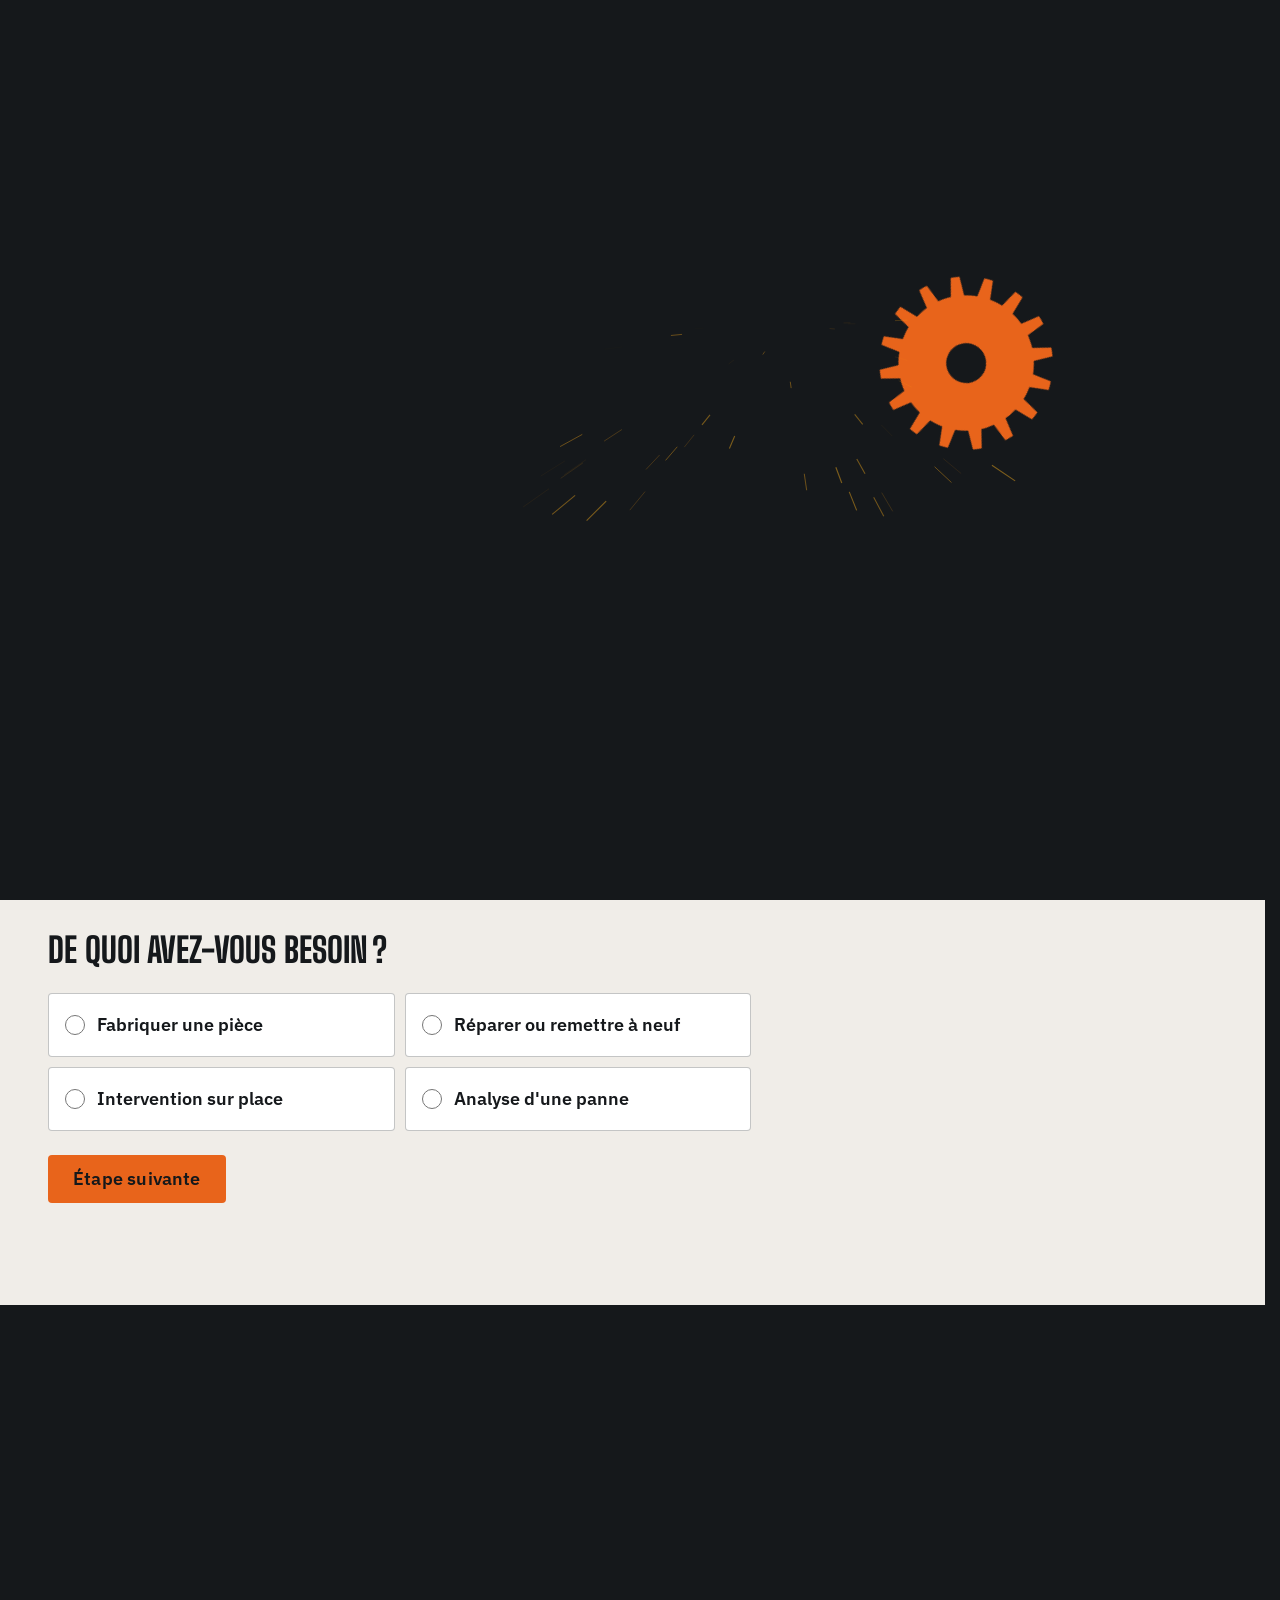
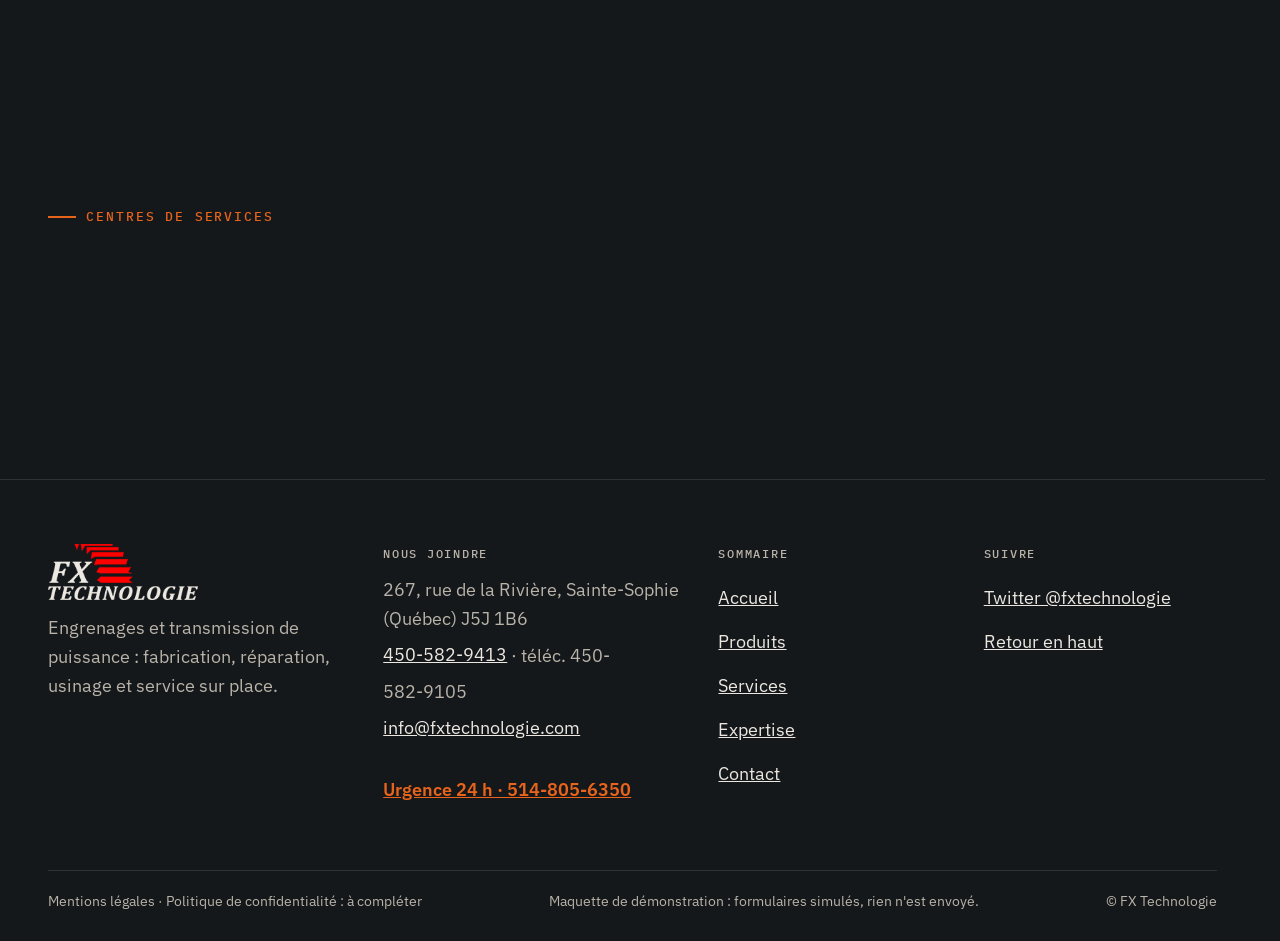
<file: contact.html>
<!doctype html>
<html lang="fr" data-v="2">
<head>
<meta charset="utf-8">
<meta name="viewport" content="width=device-width, initial-scale=1, viewport-fit=cover">
<title>Contact et soumission | FX Technologie</title>
<meta name="description" content="Demandez une soumission en quatre étapes, ou appelez la ligne d&#39;urgence 24 h. Centres de Montréal, Toronto et Plattsburgh.">
<meta name="robots" content="noindex, nofollow">
<link rel="canonical" href="https://fxtechnologie-maquette.vercel.app/contact">
<style>:root{--fond:#F0EDE8;--texte:#15181B;--voile-fond:#15181B;--ouverture-fond:#15181B;--menu-fond:#15181B}:root { --entete-h: 72px; --barres-h: 0px; } html { background: var(--fond); color: var(--texte); scrollbar-gutter: stable; } body { margin: 0; background: var(--fond); } html.js:not(.secours):not([data-arrivee="retour"]) [data-anime] { opacity: 0; } html.js:not(.secours):not([data-arrivee="retour"]) [data-anime].vu { opacity: 1; } [data-voile] { position: fixed; inset: 0; z-index: 900; background: var(--voile-fond); transform: translateY(100%); visibility: hidden; pointer-events: none; } html[data-arrivee="voile"]:not(.voile-leve):not(.secours) [data-voile] { transform: none; visibility: visible; } html.secours [data-voile] { visibility: hidden !important; } .ouverture-panneau { position: fixed; inset: 0; z-index: 850; display: none; place-content: center; justify-items: center; background: var(--ouverture-fond, var(--voile-fond)); color: var(--fond); text-align: center; } html.js[data-arrivee="intro"]:not(.secours):not(.intro-finie) .ouverture-panneau { display: grid; } html.defilement-bloque, html.defilement-bloque body, html.js[data-arrivee="intro"]:not(.secours):not(.intro-finie), html.js[data-arrivee="intro"]:not(.secours):not(.intro-finie) body, html[data-arrivee="voile"]:not(.voile-leve):not(.secours), html[data-arrivee="voile"]:not(.voile-leve):not(.secours) body { overflow: hidden; } html.js[data-arrivee="intro"]:not(.secours):not(.intro-finie) { background-color: var(--ouverture-fond, var(--voile-fond)); } html[data-arrivee="voile"]:not(.voile-leve):not(.secours) { background-color: var(--voile-fond); }</style>
<script>(function () {
var d = document.documentElement, ss = null, ls = null;
try { ss = window.sessionStorage; ls = window.localStorage; } catch (e) {}
d.classList.add('js');
var nav = performance.getEntriesByType ? performance.getEntriesByType('navigation')[0] : null;
var type = nav ? nav.type : 'navigate';
var depart = null;
try { depart = JSON.parse(ss.getItem('socle:depart') || 'null'); ss.removeItem('socle:depart'); } catch (e) {}
if (depart && !(Date.now() - depart.t < 15000)) depart = null;
var mode = type === 'back_forward' ? 'retour' : type === 'reload' ? 'intro' : depart ? 'voile' : 'intro';
d.setAttribute('data-arrivee', mode);
if (mode === 'voile' && depart.couleur) d.style.setProperty('--voile-fond', depart.couleur);
if (type === 'reload' && 'scrollRestoration' in history) {
history.scrollRestoration = 'manual';
}
try {
var choisie = ls && ls.getItem('socle:langue');
var langue = (d.lang || '').slice(0, 2);
if (choisie && choisie !== langue && type === 'navigate' && !depart) {
var alt = document.querySelector('link[rel="alternate"][hreflang="' + choisie + '"]');
if (alt) location.replace(new URL(alt.href).pathname + location.search + location.hash);
}
} catch (e) {}
setTimeout(function () { if (!d.classList.contains('demarre')) d.classList.add('secours'); }, 2000);
})();</script>
<link rel="preload" href="/assets/fonts/bsd-800.woff2" as="font" type="font/woff2" crossorigin>
<link rel="preload" href="/assets/fonts/plex-400.woff2" as="font" type="font/woff2" crossorigin>
<link rel="stylesheet" href="/assets/css/socle.css?v=2">
<link rel="stylesheet" href="/assets/css/site.css?v=2">
<link rel="modulepreload" href="/assets/js/site.js?v=2">
<link rel="modulepreload" href="/assets/js/socle/index.js?v=2">
<script src="/assets/vendor/gsap.min.js" defer></script>
<script src="/assets/vendor/ScrollTrigger.min.js" defer></script>
<script src="/assets/vendor/SplitText.min.js" defer></script>
<script type="module" src="/assets/js/site.js?v=2"></script>
<meta name="theme-color" content="#15181B">
<link rel="icon" href="/assets/images/favicon.svg" type="image/svg+xml">
<link rel="apple-touch-icon" href="/assets/images/apple-touch-icon.png">
<meta property="og:type" content="website">
<meta property="og:site_name" content="FX Technologie">
<meta property="og:locale" content="fr_FR">
<meta property="og:title" content="Contact et soumission | FX Technologie">
<meta property="og:description" content="Demandez une soumission en quatre étapes, ou appelez la ligne d&#39;urgence 24 h. Centres de Montréal, Toronto et Plattsburgh.">
<meta property="og:url" content="https://fxtechnologie-maquette.vercel.app/contact">
<meta property="og:image" content="https://fxtechnologie-maquette.vercel.app/assets/partage/contact-fr.jpg">
<meta property="og:image:width" content="1200">
<meta property="og:image:height" content="630">
<meta property="og:image:alt" content="Contacter FX Technologie">
<meta name="twitter:card" content="summary_large_image">
<script type="application/ld+json">{"@context":"https://schema.org","@type":"LocalBusiness","name":"FX Technologie","url":"https://fxtechnologie-maquette.vercel.app/","description":"Fabrication, réparation et usinage d'engrenages et de composants de transmission de puissance.","telephone":"+1-450-582-9413","faxNumber":"+1-450-582-9105","email":"info@fxtechnologie.com","address":{"@type":"PostalAddress","streetAddress":"267, rue de la Rivière","addressLocality":"Sainte-Sophie","addressRegion":"QC","postalCode":"J5J 1B6","addressCountry":"CA"},"sameAs":["https://twitter.com/fxtechnologie"]}</script>
</head>
<body id="haut">
<div data-voile data-forme="iris" aria-hidden="true"><div class="voile-contenu"><svg class="voile-roue" viewBox="0 0 100 100" aria-hidden="true"><path d="M89.00 50.00 A39.00 39.00 0 0 1 88.95 52.04 L95.84 53.85 A46.00 46.00 0 0 1 95.47 56.96 L88.35 57.11 A39.00 39.00 0 0 1 87.67 60.09 A39.00 39.00 0 0 1 87.09 62.05 L93.28 65.58 A46.00 46.00 0 0 1 92.12 68.49 L85.20 66.79 A39.00 39.00 0 0 1 83.77 69.50 A39.00 39.00 0 0 1 82.71 71.24 L87.77 76.25 A46.00 46.00 0 0 1 85.90 78.76 L79.66 75.33 A39.00 39.00 0 0 1 77.58 77.58 A39.00 39.00 0 0 1 76.10 78.98 L79.69 85.13 A46.00 46.00 0 0 1 77.23 87.07 L72.09 82.14 A39.00 39.00 0 0 1 69.50 83.77 A39.00 39.00 0 0 1 67.71 84.75 L69.59 91.62 A46.00 46.00 0 0 1 66.71 92.86 L63.02 86.76 A39.00 39.00 0 0 1 60.09 87.67 A39.00 39.00 0 0 1 58.11 88.15 L58.15 95.27 A46.00 46.00 0 0 1 55.05 95.72 L53.06 88.88 A39.00 39.00 0 0 1 50.00 89.00 A39.00 39.00 0 0 1 47.96 88.95 L46.15 95.84 A46.00 46.00 0 0 1 43.04 95.47 L42.89 88.35 A39.00 39.00 0 0 1 39.91 87.67 A39.00 39.00 0 0 1 37.95 87.09 L34.42 93.28 A46.00 46.00 0 0 1 31.51 92.12 L33.21 85.20 A39.00 39.00 0 0 1 30.50 83.77 A39.00 39.00 0 0 1 28.76 82.71 L23.75 87.77 A46.00 46.00 0 0 1 21.24 85.90 L24.67 79.66 A39.00 39.00 0 0 1 22.42 77.58 A39.00 39.00 0 0 1 21.02 76.10 L14.87 79.69 A46.00 46.00 0 0 1 12.93 77.23 L17.86 72.09 A39.00 39.00 0 0 1 16.23 69.50 A39.00 39.00 0 0 1 15.25 67.71 L8.38 69.59 A46.00 46.00 0 0 1 7.14 66.71 L13.24 63.02 A39.00 39.00 0 0 1 12.33 60.09 A39.00 39.00 0 0 1 11.85 58.11 L4.73 58.15 A46.00 46.00 0 0 1 4.28 55.05 L11.12 53.06 A39.00 39.00 0 0 1 11.00 50.00 A39.00 39.00 0 0 1 11.05 47.96 L4.16 46.15 A46.00 46.00 0 0 1 4.53 43.04 L11.65 42.89 A39.00 39.00 0 0 1 12.33 39.91 A39.00 39.00 0 0 1 12.91 37.95 L6.72 34.42 A46.00 46.00 0 0 1 7.88 31.51 L14.80 33.21 A39.00 39.00 0 0 1 16.23 30.50 A39.00 39.00 0 0 1 17.29 28.76 L12.23 23.75 A46.00 46.00 0 0 1 14.10 21.24 L20.34 24.67 A39.00 39.00 0 0 1 22.42 22.42 A39.00 39.00 0 0 1 23.90 21.02 L20.31 14.87 A46.00 46.00 0 0 1 22.77 12.93 L27.91 17.86 A39.00 39.00 0 0 1 30.50 16.23 A39.00 39.00 0 0 1 32.29 15.25 L30.41 8.38 A46.00 46.00 0 0 1 33.29 7.14 L36.98 13.24 A39.00 39.00 0 0 1 39.91 12.33 A39.00 39.00 0 0 1 41.89 11.85 L41.85 4.73 A46.00 46.00 0 0 1 44.95 4.28 L46.94 11.12 A39.00 39.00 0 0 1 50.00 11.00 A39.00 39.00 0 0 1 52.04 11.05 L53.85 4.16 A46.00 46.00 0 0 1 56.96 4.53 L57.11 11.65 A39.00 39.00 0 0 1 60.09 12.33 A39.00 39.00 0 0 1 62.05 12.91 L65.58 6.72 A46.00 46.00 0 0 1 68.49 7.88 L66.79 14.80 A39.00 39.00 0 0 1 69.50 16.23 A39.00 39.00 0 0 1 71.24 17.29 L76.25 12.23 A46.00 46.00 0 0 1 78.76 14.10 L75.33 20.34 A39.00 39.00 0 0 1 77.58 22.42 A39.00 39.00 0 0 1 78.98 23.90 L85.13 20.31 A46.00 46.00 0 0 1 87.07 22.77 L82.14 27.91 A39.00 39.00 0 0 1 83.77 30.50 A39.00 39.00 0 0 1 84.75 32.29 L91.62 30.41 A46.00 46.00 0 0 1 92.86 33.29 L86.76 36.98 A39.00 39.00 0 0 1 87.67 39.91 A39.00 39.00 0 0 1 88.15 41.89 L95.27 41.85 A46.00 46.00 0 0 1 95.72 44.95 L88.88 46.94 A39.00 39.00 0 0 1 89.00 50.00Z M62.00 50.00 A12.00 12.00 0 1 0 38.00 50.00 A12.00 12.00 0 1 0 62.00 50.00Z"/></svg><span data-voile-libelle>Contact</span></div></div>
<div class="ouverture-panneau" data-ouverture aria-hidden="true">
  <div class="ouverture-train">
    <svg class="ouverture-roue" viewBox="0 0 400 400"><path d="M378.00 200.00 A178.00 178.00 0 0 1 377.91 205.59 L395.75 209.85 A196.00 196.00 0 0 1 395.19 217.83 L376.93 219.53 A178.00 178.00 0 0 1 375.81 227.85 A178.00 178.00 0 0 1 374.85 233.35 L391.80 240.35 A196.00 196.00 0 0 1 389.99 248.15 L371.69 246.97 A178.00 178.00 0 0 1 369.29 255.01 A178.00 178.00 0 0 1 367.48 260.30 L383.13 269.86 A196.00 196.00 0 0 1 380.12 277.28 L362.23 273.25 A178.00 178.00 0 0 1 358.60 280.81 A178.00 178.00 0 0 1 355.98 285.75 L369.95 297.64 A196.00 196.00 0 0 1 365.82 304.50 L348.77 297.73 A178.00 178.00 0 0 1 344.01 304.63 A178.00 178.00 0 0 1 340.65 309.10 L352.58 323.03 A196.00 196.00 0 0 1 347.43 329.15 L331.65 319.80 A178.00 178.00 0 0 1 325.87 325.87 A178.00 178.00 0 0 1 321.85 329.76 L331.45 345.38 A196.00 196.00 0 0 1 325.41 350.63 L311.29 338.92 A178.00 178.00 0 0 1 304.63 344.01 A178.00 178.00 0 0 1 300.05 347.22 L307.09 364.16 A196.00 196.00 0 0 1 300.30 368.39 L288.19 354.62 A178.00 178.00 0 0 1 280.81 358.60 A178.00 178.00 0 0 1 275.79 361.06 L280.10 378.89 A196.00 196.00 0 0 1 272.72 382.01 L262.92 366.51 A178.00 178.00 0 0 1 255.01 369.29 A178.00 178.00 0 0 1 249.66 370.93 L251.12 389.21 A196.00 196.00 0 0 1 243.36 391.14 L236.10 374.30 A178.00 178.00 0 0 1 227.85 375.81 A178.00 178.00 0 0 1 222.31 376.60 L220.90 394.88 A196.00 196.00 0 0 1 212.92 395.57 L208.38 377.80 A178.00 178.00 0 0 1 200.00 378.00 A178.00 178.00 0 0 1 194.41 377.91 L190.15 395.75 A196.00 196.00 0 0 1 182.17 395.19 L180.47 376.93 A178.00 178.00 0 0 1 172.15 375.81 A178.00 178.00 0 0 1 166.65 374.85 L159.65 391.80 A196.00 196.00 0 0 1 151.85 389.99 L153.03 371.69 A178.00 178.00 0 0 1 144.99 369.29 A178.00 178.00 0 0 1 139.70 367.48 L130.14 383.13 A196.00 196.00 0 0 1 122.72 380.12 L126.75 362.23 A178.00 178.00 0 0 1 119.19 358.60 A178.00 178.00 0 0 1 114.25 355.98 L102.36 369.95 A196.00 196.00 0 0 1 95.50 365.82 L102.27 348.77 A178.00 178.00 0 0 1 95.37 344.01 A178.00 178.00 0 0 1 90.90 340.65 L76.97 352.58 A196.00 196.00 0 0 1 70.85 347.43 L80.20 331.65 A178.00 178.00 0 0 1 74.13 325.87 A178.00 178.00 0 0 1 70.24 321.85 L54.62 331.45 A196.00 196.00 0 0 1 49.37 325.41 L61.08 311.29 A178.00 178.00 0 0 1 55.99 304.63 A178.00 178.00 0 0 1 52.78 300.05 L35.84 307.09 A196.00 196.00 0 0 1 31.61 300.30 L45.38 288.19 A178.00 178.00 0 0 1 41.40 280.81 A178.00 178.00 0 0 1 38.94 275.79 L21.11 280.10 A196.00 196.00 0 0 1 17.99 272.72 L33.49 262.92 A178.00 178.00 0 0 1 30.71 255.01 A178.00 178.00 0 0 1 29.07 249.66 L10.79 251.12 A196.00 196.00 0 0 1 8.86 243.36 L25.70 236.10 A178.00 178.00 0 0 1 24.19 227.85 A178.00 178.00 0 0 1 23.40 222.31 L5.12 220.90 A196.00 196.00 0 0 1 4.43 212.92 L22.20 208.38 A178.00 178.00 0 0 1 22.00 200.00 A178.00 178.00 0 0 1 22.09 194.41 L4.25 190.15 A196.00 196.00 0 0 1 4.81 182.17 L23.07 180.47 A178.00 178.00 0 0 1 24.19 172.15 A178.00 178.00 0 0 1 25.15 166.65 L8.20 159.65 A196.00 196.00 0 0 1 10.01 151.85 L28.31 153.03 A178.00 178.00 0 0 1 30.71 144.99 A178.00 178.00 0 0 1 32.52 139.70 L16.87 130.14 A196.00 196.00 0 0 1 19.88 122.72 L37.77 126.75 A178.00 178.00 0 0 1 41.40 119.19 A178.00 178.00 0 0 1 44.02 114.25 L30.05 102.36 A196.00 196.00 0 0 1 34.18 95.50 L51.23 102.27 A178.00 178.00 0 0 1 55.99 95.37 A178.00 178.00 0 0 1 59.35 90.90 L47.42 76.97 A196.00 196.00 0 0 1 52.57 70.85 L68.35 80.20 A178.00 178.00 0 0 1 74.13 74.13 A178.00 178.00 0 0 1 78.15 70.24 L68.55 54.62 A196.00 196.00 0 0 1 74.59 49.37 L88.71 61.08 A178.00 178.00 0 0 1 95.37 55.99 A178.00 178.00 0 0 1 99.95 52.78 L92.91 35.84 A196.00 196.00 0 0 1 99.70 31.61 L111.81 45.38 A178.00 178.00 0 0 1 119.19 41.40 A178.00 178.00 0 0 1 124.21 38.94 L119.90 21.11 A196.00 196.00 0 0 1 127.28 17.99 L137.08 33.49 A178.00 178.00 0 0 1 144.99 30.71 A178.00 178.00 0 0 1 150.34 29.07 L148.88 10.79 A196.00 196.00 0 0 1 156.64 8.86 L163.90 25.70 A178.00 178.00 0 0 1 172.15 24.19 A178.00 178.00 0 0 1 177.69 23.40 L179.10 5.12 A196.00 196.00 0 0 1 187.08 4.43 L191.62 22.20 A178.00 178.00 0 0 1 200.00 22.00 A178.00 178.00 0 0 1 205.59 22.09 L209.85 4.25 A196.00 196.00 0 0 1 217.83 4.81 L219.53 23.07 A178.00 178.00 0 0 1 227.85 24.19 A178.00 178.00 0 0 1 233.35 25.15 L240.35 8.20 A196.00 196.00 0 0 1 248.15 10.01 L246.97 28.31 A178.00 178.00 0 0 1 255.01 30.71 A178.00 178.00 0 0 1 260.30 32.52 L269.86 16.87 A196.00 196.00 0 0 1 277.28 19.88 L273.25 37.77 A178.00 178.00 0 0 1 280.81 41.40 A178.00 178.00 0 0 1 285.75 44.02 L297.64 30.05 A196.00 196.00 0 0 1 304.50 34.18 L297.73 51.23 A178.00 178.00 0 0 1 304.63 55.99 A178.00 178.00 0 0 1 309.10 59.35 L323.03 47.42 A196.00 196.00 0 0 1 329.15 52.57 L319.80 68.35 A178.00 178.00 0 0 1 325.87 74.13 A178.00 178.00 0 0 1 329.76 78.15 L345.38 68.55 A196.00 196.00 0 0 1 350.63 74.59 L338.92 88.71 A178.00 178.00 0 0 1 344.01 95.37 A178.00 178.00 0 0 1 347.22 99.95 L364.16 92.91 A196.00 196.00 0 0 1 368.39 99.70 L354.62 111.81 A178.00 178.00 0 0 1 358.60 119.19 A178.00 178.00 0 0 1 361.06 124.21 L378.89 119.90 A196.00 196.00 0 0 1 382.01 127.28 L366.51 137.08 A178.00 178.00 0 0 1 369.29 144.99 A178.00 178.00 0 0 1 370.93 150.34 L389.21 148.88 A196.00 196.00 0 0 1 391.14 156.64 L374.30 163.90 A178.00 178.00 0 0 1 375.81 172.15 A178.00 178.00 0 0 1 376.60 177.69 L394.88 179.10 A196.00 196.00 0 0 1 395.57 187.08 L377.80 191.62 A178.00 178.00 0 0 1 378.00 200.00Z M254.00 200.00 A54.00 54.00 0 1 0 146.00 200.00 A54.00 54.00 0 1 0 254.00 200.00Z"/><g class="ouverture-rayons"><circle cx="312.0" cy="200.0" r="30"/><circle cx="256.0" cy="297.0" r="30"/><circle cx="144.0" cy="297.0" r="30"/><circle cx="88.0" cy="200.0" r="30"/><circle cx="144.0" cy="103.0" r="30"/><circle cx="256.0" cy="103.0" r="30"/></g></svg>
    <svg class="ouverture-pignon" viewBox="0 0 160 160" data-ouverture-objet><path d="M141.00 80.00 A61.00 61.00 0 0 1 140.81 84.79 L157.38 89.78 A78.00 78.00 0 0 1 155.99 97.61 L138.71 96.56 A61.00 61.00 0 0 1 136.36 103.34 A61.00 61.00 0 0 1 134.35 107.69 L147.75 118.65 A78.00 78.00 0 0 1 143.46 125.35 L127.90 117.76 A61.00 61.00 0 0 1 123.13 123.13 A61.00 61.00 0 0 1 119.62 126.38 L127.81 141.63 A78.00 78.00 0 0 1 121.28 146.18 L109.81 133.22 A61.00 61.00 0 0 1 103.34 136.36 A61.00 61.00 0 0 1 98.85 138.01 L100.58 155.24 A78.00 78.00 0 0 1 92.81 156.94 L87.17 140.58 A61.00 61.00 0 0 1 80.00 141.00 A61.00 61.00 0 0 1 75.21 140.81 L70.22 157.38 A78.00 78.00 0 0 1 62.39 155.99 L63.44 138.71 A61.00 61.00 0 0 1 56.66 136.36 A61.00 61.00 0 0 1 52.31 134.35 L41.35 147.75 A78.00 78.00 0 0 1 34.65 143.46 L42.24 127.90 A61.00 61.00 0 0 1 36.87 123.13 A61.00 61.00 0 0 1 33.62 119.62 L18.37 127.81 A78.00 78.00 0 0 1 13.82 121.28 L26.78 109.81 A61.00 61.00 0 0 1 23.64 103.34 A61.00 61.00 0 0 1 21.99 98.85 L4.76 100.58 A78.00 78.00 0 0 1 3.06 92.81 L19.42 87.17 A61.00 61.00 0 0 1 19.00 80.00 A61.00 61.00 0 0 1 19.19 75.21 L2.62 70.22 A78.00 78.00 0 0 1 4.01 62.39 L21.29 63.44 A61.00 61.00 0 0 1 23.64 56.66 A61.00 61.00 0 0 1 25.65 52.31 L12.25 41.35 A78.00 78.00 0 0 1 16.54 34.65 L32.10 42.24 A61.00 61.00 0 0 1 36.87 36.87 A61.00 61.00 0 0 1 40.38 33.62 L32.19 18.37 A78.00 78.00 0 0 1 38.72 13.82 L50.19 26.78 A61.00 61.00 0 0 1 56.66 23.64 A61.00 61.00 0 0 1 61.15 21.99 L59.42 4.76 A78.00 78.00 0 0 1 67.19 3.06 L72.83 19.42 A61.00 61.00 0 0 1 80.00 19.00 A61.00 61.00 0 0 1 84.79 19.19 L89.78 2.62 A78.00 78.00 0 0 1 97.61 4.01 L96.56 21.29 A61.00 61.00 0 0 1 103.34 23.64 A61.00 61.00 0 0 1 107.69 25.65 L118.65 12.25 A78.00 78.00 0 0 1 125.35 16.54 L117.76 32.10 A61.00 61.00 0 0 1 123.13 36.87 A61.00 61.00 0 0 1 126.38 40.38 L141.63 32.19 A78.00 78.00 0 0 1 146.18 38.72 L133.22 50.19 A61.00 61.00 0 0 1 136.36 56.66 A61.00 61.00 0 0 1 138.01 61.15 L155.24 59.42 A78.00 78.00 0 0 1 156.94 67.19 L140.58 72.83 A61.00 61.00 0 0 1 141.00 80.00Z M98.00 80.00 A18.00 18.00 0 1 0 62.00 80.00 A18.00 18.00 0 1 0 98.00 80.00Z"/></svg>
  </div>
  <img class="ouverture-logo" src="/assets/images/logo-fx-clair.png" alt="" width="210" height="79">
  <p class="ouverture-ligne">Le spécialiste de l&#39;engrenage</p>
  <canvas class="ouverture-etincelles" width="600" height="400"></canvas>
</div>
<a class="evitement" href="#contenu">Aller au contenu</a>
<header data-entete>
  <div class="entete-rangee">
    <a class="entete-logo" href="/" aria-label="FX Technologie : Accueil" data-libelle="Accueil">
      <img src="/assets/images/logo-fx-clair.png" alt="FX Technologie" width="210" height="79">
    </a>
    <nav data-nav aria-label="Navigation principale">
      <ul><li><a href="/produits" data-libelle="Produits">Produits</a></li><li><a href="/services" data-libelle="Services">Services</a></li><li><a href="/expertise" data-libelle="Expertise">Expertise</a></li><li><a href="/contact" data-libelle="Contact" aria-current="page">Contact</a></li></ul>
    </nav>
    <div class="entete-actions">
      <a class="bouton" href="/contact#soumission" data-libelle="Contact">Demander une soumission</a>
      <button type="button" data-menu-bouton aria-controls="menu" aria-expanded="false" data-libelle-ouvrir="Menu" data-libelle-fermer="Fermer"><span data-libelle-bouton>Menu</span></button>
      <a class="menu-sansjs" href="#menu" data-menu-lien>Menu</a>
    </div>
  </div>
</header>
<script>/* Avant le premier affichage : rangées de la navigation (même règle que ajusterNav dans assets/js/socle/entete.js)
   et hauteur réelle de l'en-tête, pour que rien ne saute quand le JavaScript du site prend la main. */
(function () {
  var h = document.documentElement, u = document.querySelector('[data-nav] ul'), e = document.querySelector('[data-entete]');
  if (u) {
    var deborde = function () { return u.scrollWidth > u.clientWidth + 1; }, c = deborde();
    if (c && window.matchMedia('(min-width: 900px)').matches) {
      h.classList.add('nav-deux-rangees'); c = deborde();
      if (c) { h.classList.add('nav-deux-lignes'); var a = u.querySelector('a'); c = !a || u.getBoundingClientRect().height > a.getBoundingClientRect().height * 2.5; }
      if (c) h.classList.remove('nav-deux-rangees', 'nav-deux-lignes');
    }
    if (c) h.classList.add('nav-compacte');
  }
  if (e) h.style.setProperty('--entete-h', Math.round(e.getBoundingClientRect().height) + 'px');
})();</script>
<span id="menu-ferme" aria-hidden="true"></span>
<div id="menu" data-menu role="dialog" aria-modal="true" aria-label="Menu">
  <p class="menu-sansjs-fermer"><a href="#menu-ferme">Fermer</a></p>
  <ul><li style="--i:0"><a href="/" class="menu-lien" data-libelle="Accueil">Accueil</a></li><li style="--i:1"><a href="/produits" class="menu-lien" data-libelle="Produits">Produits</a></li><li style="--i:2"><a href="/services" class="menu-lien" data-libelle="Services">Services</a></li><li style="--i:3"><a href="/expertise" class="menu-lien" data-libelle="Expertise">Expertise</a></li><li style="--i:4"><a href="/contact" class="menu-lien" data-libelle="Contact" aria-current="page">Contact</a></li></ul>
  <p class="menu-urgence"><a class="bouton" href="tel:+15148056350">Urgence 24 h · 514-805-6350</a></p>
  <p class="menu-coord"><a href="tel:+14505829413">450-582-9413</a> · <a href="mailto:info@fxtechnologie.com">info@fxtechnologie.com</a></p>
</div>
<main id="contenu" tabindex="-1">
<section class="tete-contact sombre" id="debut">
  <div class="conteneur tete-contact-grille">
    <div>
      <p class="surtitre" data-anime>Contact</p>
      <h1 class="tete-titre" data-anime="lignes">Parlons de votre pièce</h1>
      <p class="chapo" data-anime>Une soumission en quatre étapes, ou la ligne d&#39;urgence si une machine est à l&#39;arrêt.</p>
      <p class="tete-actions" data-anime><a class="bouton" href="#soumission" data-action-principale data-sans-transition>Demander une soumission</a></p>
    </div>
    <a class="cadran" href="tel:+15148056350" data-info-cle data-iris-centre="disque" data-effet="cadran-urgence">
      <svg class="urgence-roue" viewBox="0 0 300 300" aria-hidden="true"><path d="M284.00 150.00 A134.00 134.00 0 0 1 283.92 154.68 L297.77 158.26 A148.00 148.00 0 0 1 297.24 164.96 L283.00 166.33 A134.00 134.00 0 0 1 281.96 173.27 A134.00 134.00 0 0 1 281.07 177.86 L294.09 183.80 A148.00 148.00 0 0 1 292.41 190.30 L278.14 189.18 A134.00 134.00 0 0 1 275.92 195.83 A134.00 134.00 0 0 1 274.24 200.20 L286.03 208.30 A148.00 148.00 0 0 1 283.25 214.41 L269.39 210.83 A134.00 134.00 0 0 1 266.05 217.00 A134.00 134.00 0 0 1 263.64 221.01 L273.84 231.04 A148.00 148.00 0 0 1 270.04 236.57 L257.02 230.64 A134.00 134.00 0 0 1 252.65 236.13 A134.00 134.00 0 0 1 249.58 239.66 L257.89 251.31 A148.00 148.00 0 0 1 253.18 256.10 L241.39 248.00 A134.00 134.00 0 0 1 236.13 252.65 A134.00 134.00 0 0 1 232.50 255.59 L238.66 268.51 A148.00 148.00 0 0 1 233.19 272.41 L222.98 262.38 A134.00 134.00 0 0 1 217.00 266.05 A134.00 134.00 0 0 1 212.91 268.31 L216.73 282.10 A148.00 148.00 0 0 1 210.67 284.99 L202.36 273.35 A134.00 134.00 0 0 1 195.83 275.92 A134.00 134.00 0 0 1 191.41 277.44 L192.78 291.68 A148.00 148.00 0 0 1 186.31 293.48 L180.14 280.57 A134.00 134.00 0 0 1 173.27 281.96 A134.00 134.00 0 0 1 168.65 282.70 L167.52 296.96 A148.00 148.00 0 0 1 160.84 297.60 L157.01 283.82 A134.00 134.00 0 0 1 150.00 284.00 A134.00 134.00 0 0 1 145.32 283.92 L141.74 297.77 A148.00 148.00 0 0 1 135.04 297.24 L133.67 283.00 A134.00 134.00 0 0 1 126.73 281.96 A134.00 134.00 0 0 1 122.14 281.07 L116.20 294.09 A148.00 148.00 0 0 1 109.70 292.41 L110.82 278.14 A134.00 134.00 0 0 1 104.17 275.92 A134.00 134.00 0 0 1 99.80 274.24 L91.70 286.03 A148.00 148.00 0 0 1 85.59 283.25 L89.17 269.39 A134.00 134.00 0 0 1 83.00 266.05 A134.00 134.00 0 0 1 78.99 263.64 L68.96 273.84 A148.00 148.00 0 0 1 63.43 270.04 L69.36 257.02 A134.00 134.00 0 0 1 63.87 252.65 A134.00 134.00 0 0 1 60.34 249.58 L48.69 257.89 A148.00 148.00 0 0 1 43.90 253.18 L52.00 241.39 A134.00 134.00 0 0 1 47.35 236.13 A134.00 134.00 0 0 1 44.41 232.50 L31.49 238.66 A148.00 148.00 0 0 1 27.59 233.19 L37.62 222.98 A134.00 134.00 0 0 1 33.95 217.00 A134.00 134.00 0 0 1 31.69 212.91 L17.90 216.73 A148.00 148.00 0 0 1 15.01 210.67 L26.65 202.36 A134.00 134.00 0 0 1 24.08 195.83 A134.00 134.00 0 0 1 22.56 191.41 L8.32 192.78 A148.00 148.00 0 0 1 6.52 186.31 L19.43 180.14 A134.00 134.00 0 0 1 18.04 173.27 A134.00 134.00 0 0 1 17.30 168.65 L3.04 167.52 A148.00 148.00 0 0 1 2.40 160.84 L16.18 157.01 A134.00 134.00 0 0 1 16.00 150.00 A134.00 134.00 0 0 1 16.08 145.32 L2.23 141.74 A148.00 148.00 0 0 1 2.76 135.04 L17.00 133.67 A134.00 134.00 0 0 1 18.04 126.73 A134.00 134.00 0 0 1 18.93 122.14 L5.91 116.20 A148.00 148.00 0 0 1 7.59 109.70 L21.86 110.82 A134.00 134.00 0 0 1 24.08 104.17 A134.00 134.00 0 0 1 25.76 99.80 L13.97 91.70 A148.00 148.00 0 0 1 16.75 85.59 L30.61 89.17 A134.00 134.00 0 0 1 33.95 83.00 A134.00 134.00 0 0 1 36.36 78.99 L26.16 68.96 A148.00 148.00 0 0 1 29.96 63.43 L42.98 69.36 A134.00 134.00 0 0 1 47.35 63.87 A134.00 134.00 0 0 1 50.42 60.34 L42.11 48.69 A148.00 148.00 0 0 1 46.82 43.90 L58.61 52.00 A134.00 134.00 0 0 1 63.87 47.35 A134.00 134.00 0 0 1 67.50 44.41 L61.34 31.49 A148.00 148.00 0 0 1 66.81 27.59 L77.02 37.62 A134.00 134.00 0 0 1 83.00 33.95 A134.00 134.00 0 0 1 87.09 31.69 L83.27 17.90 A148.00 148.00 0 0 1 89.33 15.01 L97.64 26.65 A134.00 134.00 0 0 1 104.17 24.08 A134.00 134.00 0 0 1 108.59 22.56 L107.22 8.32 A148.00 148.00 0 0 1 113.69 6.52 L119.86 19.43 A134.00 134.00 0 0 1 126.73 18.04 A134.00 134.00 0 0 1 131.35 17.30 L132.48 3.04 A148.00 148.00 0 0 1 139.16 2.40 L142.99 16.18 A134.00 134.00 0 0 1 150.00 16.00 A134.00 134.00 0 0 1 154.68 16.08 L158.26 2.23 A148.00 148.00 0 0 1 164.96 2.76 L166.33 17.00 A134.00 134.00 0 0 1 173.27 18.04 A134.00 134.00 0 0 1 177.86 18.93 L183.80 5.91 A148.00 148.00 0 0 1 190.30 7.59 L189.18 21.86 A134.00 134.00 0 0 1 195.83 24.08 A134.00 134.00 0 0 1 200.20 25.76 L208.30 13.97 A148.00 148.00 0 0 1 214.41 16.75 L210.83 30.61 A134.00 134.00 0 0 1 217.00 33.95 A134.00 134.00 0 0 1 221.01 36.36 L231.04 26.16 A148.00 148.00 0 0 1 236.57 29.96 L230.64 42.98 A134.00 134.00 0 0 1 236.13 47.35 A134.00 134.00 0 0 1 239.66 50.42 L251.31 42.11 A148.00 148.00 0 0 1 256.10 46.82 L248.00 58.61 A134.00 134.00 0 0 1 252.65 63.87 A134.00 134.00 0 0 1 255.59 67.50 L268.51 61.34 A148.00 148.00 0 0 1 272.41 66.81 L262.38 77.02 A134.00 134.00 0 0 1 266.05 83.00 A134.00 134.00 0 0 1 268.31 87.09 L282.10 83.27 A148.00 148.00 0 0 1 284.99 89.33 L273.35 97.64 A134.00 134.00 0 0 1 275.92 104.17 A134.00 134.00 0 0 1 277.44 108.59 L291.68 107.22 A148.00 148.00 0 0 1 293.48 113.69 L280.57 119.86 A134.00 134.00 0 0 1 281.96 126.73 A134.00 134.00 0 0 1 282.70 131.35 L296.96 132.48 A148.00 148.00 0 0 1 297.60 139.16 L283.82 142.99 A134.00 134.00 0 0 1 284.00 150.00Z"/></svg>
      <span class="cadran-texte"><span class="cadran-titre">Ligne d&#39;urgence</span><strong>514-805-6350</strong><span>24 h sur 24, 7 jours sur 7</span></span>
    </a>
  </div>
</section>
<section class="soumission clair" id="soumission">
  <div class="conteneur soumission-grille">
    <form class="formulaire etapes-form" data-formulaire data-etapes action="#" novalidate>
      <div class="etapes-tete">
        <h2 class="titre-section" data-anime="lignes">Demande de soumission</h2>
        <p class="note">Formulaire de démonstration : rien n&#39;est envoyé.</p>
        <p class="etapes-compte" aria-live="polite">Étape <span data-etape-num>1</span> sur 4 · <span data-etape-titre>Votre besoin</span></p>
        <div class="etapes-barre" aria-hidden="true"><span></span></div>
      </div>
      <fieldset data-etape-form data-titre="Votre besoin">
        <legend tabindex="-1">De quoi avez-vous besoin ?</legend>
        <div class="choix-grille"><label class="choix"><input type="radio" name="besoin" value="fabrication" required data-recap-cle="Votre besoin"><span>Fabriquer une pièce</span></label><label class="choix"><input type="radio" name="besoin" value="reparation" required data-recap-cle="Votre besoin"><span>Réparer ou remettre à neuf</span></label><label class="choix"><input type="radio" name="besoin" value="sur-place" required data-recap-cle="Votre besoin"><span>Intervention sur place</span></label><label class="choix"><input type="radio" name="besoin" value="analyse" required data-recap-cle="Votre besoin"><span>Analyse d&#39;une panne</span></label></div>
        <p class="erreur" data-etape-erreur role="alert" hidden>Choisissez une option pour continuer.</p>
      </fieldset>
      <fieldset data-etape-form data-titre="La pièce" hidden>
        <legend tabindex="-1">La pièce</legend>
        <div class="champ"><label for="f-piece">Type de pièce</label>
          <select id="f-piece" name="piece" data-recap-cle="Type de pièce"><option value="">Choisir un type de pièce</option>
            <option value="engrenage">Engrenage</option>
            <option value="couronne">Grande couronne</option>
            <option value="sechage">Engrenage de sécherie</option>
            <option value="reducteur">Réducteur ou boîte de vitesses</option>
            <option value="pompe">Pompe, soufflante, hydraulique</option>
            <option value="moteur">Moteur électrique</option>
            <option value="autre">Autre pièce</option>
          </select></div>
        <div class="champ-ligne">
          <div class="champ"><label for="f-dim">Dimensions approximatives (diamètre, longueur, poids)</label><input id="f-dim" name="dimensions" placeholder="Exemple : diamètre 48 po, 1 200 lb" data-recap-cle="Dimensions approximatives (diamètre, longueur, poids)"></div>
          <div class="champ champ--court"><label for="f-qte">Quantité</label><input id="f-qte" name="quantite" type="number" min="1" inputmode="numeric" value="1" data-recap-cle="Quantité"></div>
        </div>
        <div class="champ"><label for="f-desc">Décrivez la pièce ou le problème</label><textarea id="f-desc" name="description" rows="4" required data-recap-cle="Décrivez la pièce ou le problème"></textarea></div>
        <p class="erreur" data-etape-erreur role="alert" hidden>Décrivez la pièce ou le problème pour continuer.</p>
      </fieldset>
      <fieldset data-etape-form data-titre="Le délai" hidden>
        <legend tabindex="-1">Quel délai ?</legend>
        <div class="choix-grille"><label class="choix"><input type="radio" name="delai" value="urgent" required data-recap-cle="Le délai"><span>Machine à l&#39;arrêt, c&#39;est urgent</span></label><label class="choix"><input type="radio" name="delai" value="planifie" required data-recap-cle="Le délai"><span>Arrêt planifié</span></label><label class="choix"><input type="radio" name="delai" value="souple" required data-recap-cle="Le délai"><span>Pas d&#39;urgence</span></label></div>
        <p class="note-urgente" data-note-urgent hidden>Machine à l&#39;arrêt : appelez aussi le 514-805-6350. <a href="tel:+15148056350">514-805-6350</a></p>
        <div class="champ-ligne">
          <div class="champ"><label for="f-date">Date de l&#39;arrêt planifié (facultatif)</label><input id="f-date" name="date" type="date" data-recap-cle="Date de l&#39;arrêt planifié (facultatif)"></div>
          <div class="champ"><label for="f-secteur">Votre secteur (facultatif)</label><select id="f-secteur" name="secteur" data-recap-cle="Votre secteur (facultatif)"><option value="">—</option><option>Pâte et papier</option><option>Mines et manutention</option><option>Broyeurs à billes</option><option>Acier et métaux</option><option>Énergie</option><option>Énergie éolienne</option><option>Pétrochimie</option><option>Portuaire</option><option>Marin</option><option>Traitement de l&#39;eau</option><option>Transformation alimentaire</option><option>Aérospatial</option><option>Espace</option><option>Militaire</option></select></div>
        </div>
        <p class="erreur" data-etape-erreur role="alert" hidden>Choisissez un délai pour continuer.</p>
      </fieldset>
      <fieldset data-etape-form data-titre="Vos coordonnées" hidden>
        <legend tabindex="-1">Vos coordonnées</legend>
        <div class="champ-ligne">
          <div class="champ"><label for="f-nom">Nom</label><input id="f-nom" name="nom" autocomplete="name" required data-recap-cle="Nom"></div>
          <div class="champ"><label for="f-ent">Entreprise</label><input id="f-ent" name="entreprise" autocomplete="organization" data-recap-cle="Entreprise"></div>
        </div>
        <div class="champ-ligne">
          <div class="champ"><label for="f-mail">Courriel</label><input id="f-mail" name="email" type="email" autocomplete="email" required data-recap-cle="Courriel"></div>
          <div class="champ"><label for="f-tel">Téléphone</label><input id="f-tel" name="tel" type="tel" autocomplete="tel" data-recap-cle="Téléphone"></div>
        </div>
        <p class="mention-donnees">Vos renseignements servent uniquement à répondre à votre demande (Loi 25). Politique de confidentialité : à compléter.</p>
        <p class="erreur" data-etape-erreur role="alert" hidden>Indiquez votre nom et un courriel valide.</p>
      </fieldset>
      <div class="etapes-nav">
        <button type="button" class="bouton bouton--contour" data-precedent hidden>Étape précédente</button>
        <button type="button" class="bouton" data-suivant>Étape suivante</button>
        <button type="submit" class="bouton" data-envoyer hidden>Envoyer la demande</button>
      </div>
      <p data-message-envoi role="status" tabindex="-1" hidden></p>
    </form>
    <aside class="recap" aria-label="Votre demande">
      <p class="surtitre">Votre demande</p>
      <p class="recap-vide" data-recap-vide>Vos choix s&#39;affichent ici.</p>
      <dl data-recap></dl>
      <svg class="recap-roue" viewBox="0 0 120 120" aria-hidden="true" data-roue-defilement><path d="M108.00 60.00 A48.00 48.00 0 0 1 107.88 63.35 L117.64 66.47 A58.00 58.00 0 0 1 116.82 71.66 L106.57 71.61 A48.00 48.00 0 0 1 105.11 76.42 A48.00 48.00 0 0 1 103.85 79.52 L111.95 85.79 A58.00 58.00 0 0 1 109.40 90.39 L99.79 86.84 A48.00 48.00 0 0 1 96.77 90.85 A48.00 48.00 0 0 1 94.53 93.34 L100.00 102.00 A58.00 58.00 0 0 1 96.03 105.45 L88.21 98.83 A48.00 48.00 0 0 1 84.00 101.57 A48.00 48.00 0 0 1 81.04 103.14 L83.22 113.15 A58.00 58.00 0 0 1 78.31 115.03 L73.23 106.14 A48.00 48.00 0 0 1 68.34 107.27 A48.00 48.00 0 0 1 65.02 107.74 L63.64 117.89 A58.00 58.00 0 0 1 58.38 117.98 L56.65 107.88 A48.00 48.00 0 0 1 51.66 107.27 A48.00 48.00 0 0 1 48.39 106.57 L43.62 115.64 A58.00 58.00 0 0 1 38.65 113.93 L40.48 103.85 A48.00 48.00 0 0 1 36.00 101.57 A48.00 48.00 0 0 1 33.16 99.79 L25.58 106.68 A58.00 58.00 0 0 1 21.49 103.37 L26.66 94.53 A48.00 48.00 0 0 1 23.23 90.85 A48.00 48.00 0 0 1 21.17 88.21 L11.69 92.10 A58.00 58.00 0 0 1 8.98 87.59 L16.86 81.04 A48.00 48.00 0 0 1 14.89 76.42 A48.00 48.00 0 0 1 13.86 73.23 L3.63 73.64 A58.00 58.00 0 0 1 2.62 68.47 L12.26 65.02 A48.00 48.00 0 0 1 12.00 60.00 A48.00 48.00 0 0 1 12.12 56.65 L2.36 53.53 A58.00 58.00 0 0 1 3.18 48.34 L13.43 48.39 A48.00 48.00 0 0 1 14.89 43.58 A48.00 48.00 0 0 1 16.15 40.48 L8.05 34.21 A58.00 58.00 0 0 1 10.60 29.61 L20.21 33.16 A48.00 48.00 0 0 1 23.23 29.15 A48.00 48.00 0 0 1 25.47 26.66 L20.00 18.00 A58.00 58.00 0 0 1 23.97 14.55 L31.79 21.17 A48.00 48.00 0 0 1 36.00 18.43 A48.00 48.00 0 0 1 38.96 16.86 L36.78 6.85 A58.00 58.00 0 0 1 41.69 4.97 L46.77 13.86 A48.00 48.00 0 0 1 51.66 12.73 A48.00 48.00 0 0 1 54.98 12.26 L56.36 2.11 A58.00 58.00 0 0 1 61.62 2.02 L63.35 12.12 A48.00 48.00 0 0 1 68.34 12.73 A48.00 48.00 0 0 1 71.61 13.43 L76.38 4.36 A58.00 58.00 0 0 1 81.35 6.07 L79.52 16.15 A48.00 48.00 0 0 1 84.00 18.43 A48.00 48.00 0 0 1 86.84 20.21 L94.42 13.32 A58.00 58.00 0 0 1 98.51 16.63 L93.34 25.47 A48.00 48.00 0 0 1 96.77 29.15 A48.00 48.00 0 0 1 98.83 31.79 L108.31 27.90 A58.00 58.00 0 0 1 111.02 32.41 L103.14 38.96 A48.00 48.00 0 0 1 105.11 43.58 A48.00 48.00 0 0 1 106.14 46.77 L116.37 46.36 A58.00 58.00 0 0 1 117.38 51.53 L107.74 54.98 A48.00 48.00 0 0 1 108.00 60.00Z M76.00 60.00 A16.00 16.00 0 1 0 44.00 60.00 A16.00 16.00 0 1 0 76.00 60.00Z" fill-rule="evenodd"/></svg>
    </aside>
  </div>
</section>
<section class="coordonnees sombre" id="coordonnees">
  <div class="conteneur coord-grille">
    <div>
      <h2 class="titre-section" data-anime="lignes">Nos coordonnées</h2>
      <dl class="coord-liste" data-anime="cascade">
        <div><dt>Adresse principale</dt><dd>267, rue de la Rivière, Sainte-Sophie (Québec) J5J 1B6</dd></div>
        <div><dt>Urgence 24 h</dt><dd><a href="tel:+15148056350">514-805-6350</a></dd></div>
        <div><dt>Courriel</dt><dd><a href="mailto:info@fxtechnologie.com">info@fxtechnologie.com</a></dd></div>
        <div><dt>Télécopieur</dt><dd>450-582-9105</dd></div>
      </dl>
      <p class="surtitre surtitre--petit">Centres de services</p>
      <ul class="centres-mini" data-anime="cascade"><li><strong>Toronto</strong> <a href="tel:+14166283792">416-628-3792</a></li><li><strong>Montréal</strong> <a href="tel:+14505829413">450-582-9413</a></li><li><strong>Plattsburgh</strong> <a href="tel:+15189074267">518-907-4267</a></li></ul>
    </div>
    <figure class="media coord-media" data-anime="rideau" style="--cadrage:50% 50%;aspect-ratio:4 / 3">
  <picture>
    <img src="/assets/images/enseigne-800.webp" srcset="/assets/images/enseigne-480.webp 480w, /assets/images/enseigne-640.webp 640w, /assets/images/enseigne-800.webp 800w" sizes="(max-width: 760px) 100vw, 45vw" alt="Enseigne d&#39;un centre de services FX Technologie" width="800" height="533" loading="lazy" decoding="async">
  </picture>
</figure>
  </div>
</section>
</main>
<footer class="pied" id="pied">
  <div class="conteneur pied-grille">
    <div class="pied-marque">
      <img src="/assets/images/logo-fx-clair.png" alt="FX Technologie" width="210" height="79" loading="lazy">
      <p>Engrenages et transmission de puissance : fabrication, réparation, usinage et service sur place.</p>
    </div>
    <div>
      <p class="pied-titre">Nous joindre</p>
      <p>267, rue de la Rivière, Sainte-Sophie (Québec) J5J 1B6<br><a href="tel:+14505829413">450-582-9413</a> · téléc. 450-582-9105<br><a href="mailto:info@fxtechnologie.com">info@fxtechnologie.com</a></p>
      <p class="pied-urgence"><a href="tel:+15148056350">Urgence 24 h · 514-805-6350</a></p>
    </div>
    <nav aria-label="Sommaire">
      <p class="pied-titre">Sommaire</p>
      <ul><li><a href="/" data-libelle="Accueil">Accueil</a></li><li><a href="/produits" data-libelle="Produits">Produits</a></li><li><a href="/services" data-libelle="Services">Services</a></li><li><a href="/expertise" data-libelle="Expertise">Expertise</a></li><li><a href="/contact" data-libelle="Contact" aria-current="page">Contact</a></li></ul>
    </nav>
    <div>
      <p class="pied-titre">Suivre</p>
      <ul>
        <li><a href="https://twitter.com/fxtechnologie" target="_blank" rel="noopener">Twitter @fxtechnologie</a></li>
        <li><a href="#haut" data-sans-transition>Retour en haut</a></li>
      </ul>
    </div>
  </div>
  <div class="conteneur pied-bas"><p>Mentions légales · Politique de confidentialité : à compléter</p><p>Maquette de démonstration : formulaires simulés, rien n&#39;est envoyé.</p><p>© FX Technologie</p></div>
</footer>
<div data-barre-fixe>
  <a class="bouton bouton--contour" href="tel:+15148056350">Urgence 24 h</a>
  <a class="bouton" href="/contact#soumission" data-libelle="Contact">Demander une soumission</a>
</div>
<div class="engrenement" aria-hidden="true" data-audit-ignorer data-grille="fil"><svg class="eg-grande" viewBox="0 0 100 100"><path d="M88.00 50.00 A38.00 38.00 0 0 1 87.88 52.98 L97.62 56.02 A48.00 48.00 0 0 1 96.76 60.84 L86.57 60.31 A38.00 38.00 0 0 1 85.11 64.54 A38.00 38.00 0 0 1 83.86 67.25 L91.69 73.78 A48.00 48.00 0 0 1 89.05 77.91 L79.84 73.53 A38.00 38.00 0 0 1 76.87 76.87 A38.00 38.00 0 0 1 74.68 78.90 L79.42 87.93 A48.00 48.00 0 0 1 75.40 90.73 L68.57 83.15 A38.00 38.00 0 0 1 64.54 85.11 A38.00 38.00 0 0 1 61.74 86.14 L62.67 96.30 A48.00 48.00 0 0 1 57.88 97.35 L54.47 87.74 A38.00 38.00 0 0 1 50.00 88.00 A38.00 38.00 0 0 1 47.02 87.88 L43.98 97.62 A48.00 48.00 0 0 1 39.16 96.76 L39.69 86.57 A38.00 38.00 0 0 1 35.46 85.11 A38.00 38.00 0 0 1 32.75 83.86 L26.22 91.69 A48.00 48.00 0 0 1 22.09 89.05 L26.47 79.84 A38.00 38.00 0 0 1 23.13 76.87 A38.00 38.00 0 0 1 21.10 74.68 L12.07 79.42 A48.00 48.00 0 0 1 9.27 75.40 L16.85 68.57 A38.00 38.00 0 0 1 14.89 64.54 A38.00 38.00 0 0 1 13.86 61.74 L3.70 62.67 A48.00 48.00 0 0 1 2.65 57.88 L12.26 54.47 A38.00 38.00 0 0 1 12.00 50.00 A38.00 38.00 0 0 1 12.12 47.02 L2.38 43.98 A48.00 48.00 0 0 1 3.24 39.16 L13.43 39.69 A38.00 38.00 0 0 1 14.89 35.46 A38.00 38.00 0 0 1 16.14 32.75 L8.31 26.22 A48.00 48.00 0 0 1 10.95 22.09 L20.16 26.47 A38.00 38.00 0 0 1 23.13 23.13 A38.00 38.00 0 0 1 25.32 21.10 L20.58 12.07 A48.00 48.00 0 0 1 24.60 9.27 L31.43 16.85 A38.00 38.00 0 0 1 35.46 14.89 A38.00 38.00 0 0 1 38.26 13.86 L37.33 3.70 A48.00 48.00 0 0 1 42.12 2.65 L45.53 12.26 A38.00 38.00 0 0 1 50.00 12.00 A38.00 38.00 0 0 1 52.98 12.12 L56.02 2.38 A48.00 48.00 0 0 1 60.84 3.24 L60.31 13.43 A38.00 38.00 0 0 1 64.54 14.89 A38.00 38.00 0 0 1 67.25 16.14 L73.78 8.31 A48.00 48.00 0 0 1 77.91 10.95 L73.53 20.16 A38.00 38.00 0 0 1 76.87 23.13 A38.00 38.00 0 0 1 78.90 25.32 L87.93 20.58 A48.00 48.00 0 0 1 90.73 24.60 L83.15 31.43 A38.00 38.00 0 0 1 85.11 35.46 A38.00 38.00 0 0 1 86.14 38.26 L96.30 37.33 A48.00 48.00 0 0 1 97.35 42.12 L87.74 45.53 A38.00 38.00 0 0 1 88.00 50.00Z M62.00 50.00 A12.00 12.00 0 1 0 38.00 50.00 A12.00 12.00 0 1 0 62.00 50.00Z" fill-rule="evenodd"/></svg><svg class="eg-petite" viewBox="0 0 100 100"><path d="M80.00 50.00 A30.00 30.00 0 0 1 79.63 54.69 L94.55 61.44 A46.00 46.00 0 0 1 91.31 70.24 L75.58 65.67 A30.00 30.00 0 0 1 71.21 71.21 A30.00 30.00 0 0 1 67.63 74.27 L73.42 89.59 A46.00 46.00 0 0 1 64.90 93.52 L57.00 79.17 A30.00 30.00 0 0 1 50.00 80.00 A30.00 30.00 0 0 1 45.31 79.63 L38.56 94.55 A46.00 46.00 0 0 1 29.76 91.31 L34.33 75.58 A30.00 30.00 0 0 1 28.79 71.21 A30.00 30.00 0 0 1 25.73 67.63 L10.41 73.42 A46.00 46.00 0 0 1 6.48 64.90 L20.83 57.00 A30.00 30.00 0 0 1 20.00 50.00 A30.00 30.00 0 0 1 20.37 45.31 L5.45 38.56 A46.00 46.00 0 0 1 8.69 29.76 L24.42 34.33 A30.00 30.00 0 0 1 28.79 28.79 A30.00 30.00 0 0 1 32.37 25.73 L26.58 10.41 A46.00 46.00 0 0 1 35.10 6.48 L43.00 20.83 A30.00 30.00 0 0 1 50.00 20.00 A30.00 30.00 0 0 1 54.69 20.37 L61.44 5.45 A46.00 46.00 0 0 1 70.24 8.69 L65.67 24.42 A30.00 30.00 0 0 1 71.21 28.79 A30.00 30.00 0 0 1 74.27 32.37 L89.59 26.58 A46.00 46.00 0 0 1 93.52 35.10 L79.17 43.00 A30.00 30.00 0 0 1 80.00 50.00Z M64.00 50.00 A14.00 14.00 0 1 0 36.00 50.00 A14.00 14.00 0 1 0 64.00 50.00Z" fill-rule="evenodd"/></svg></div>
</body>
</html>
</file>
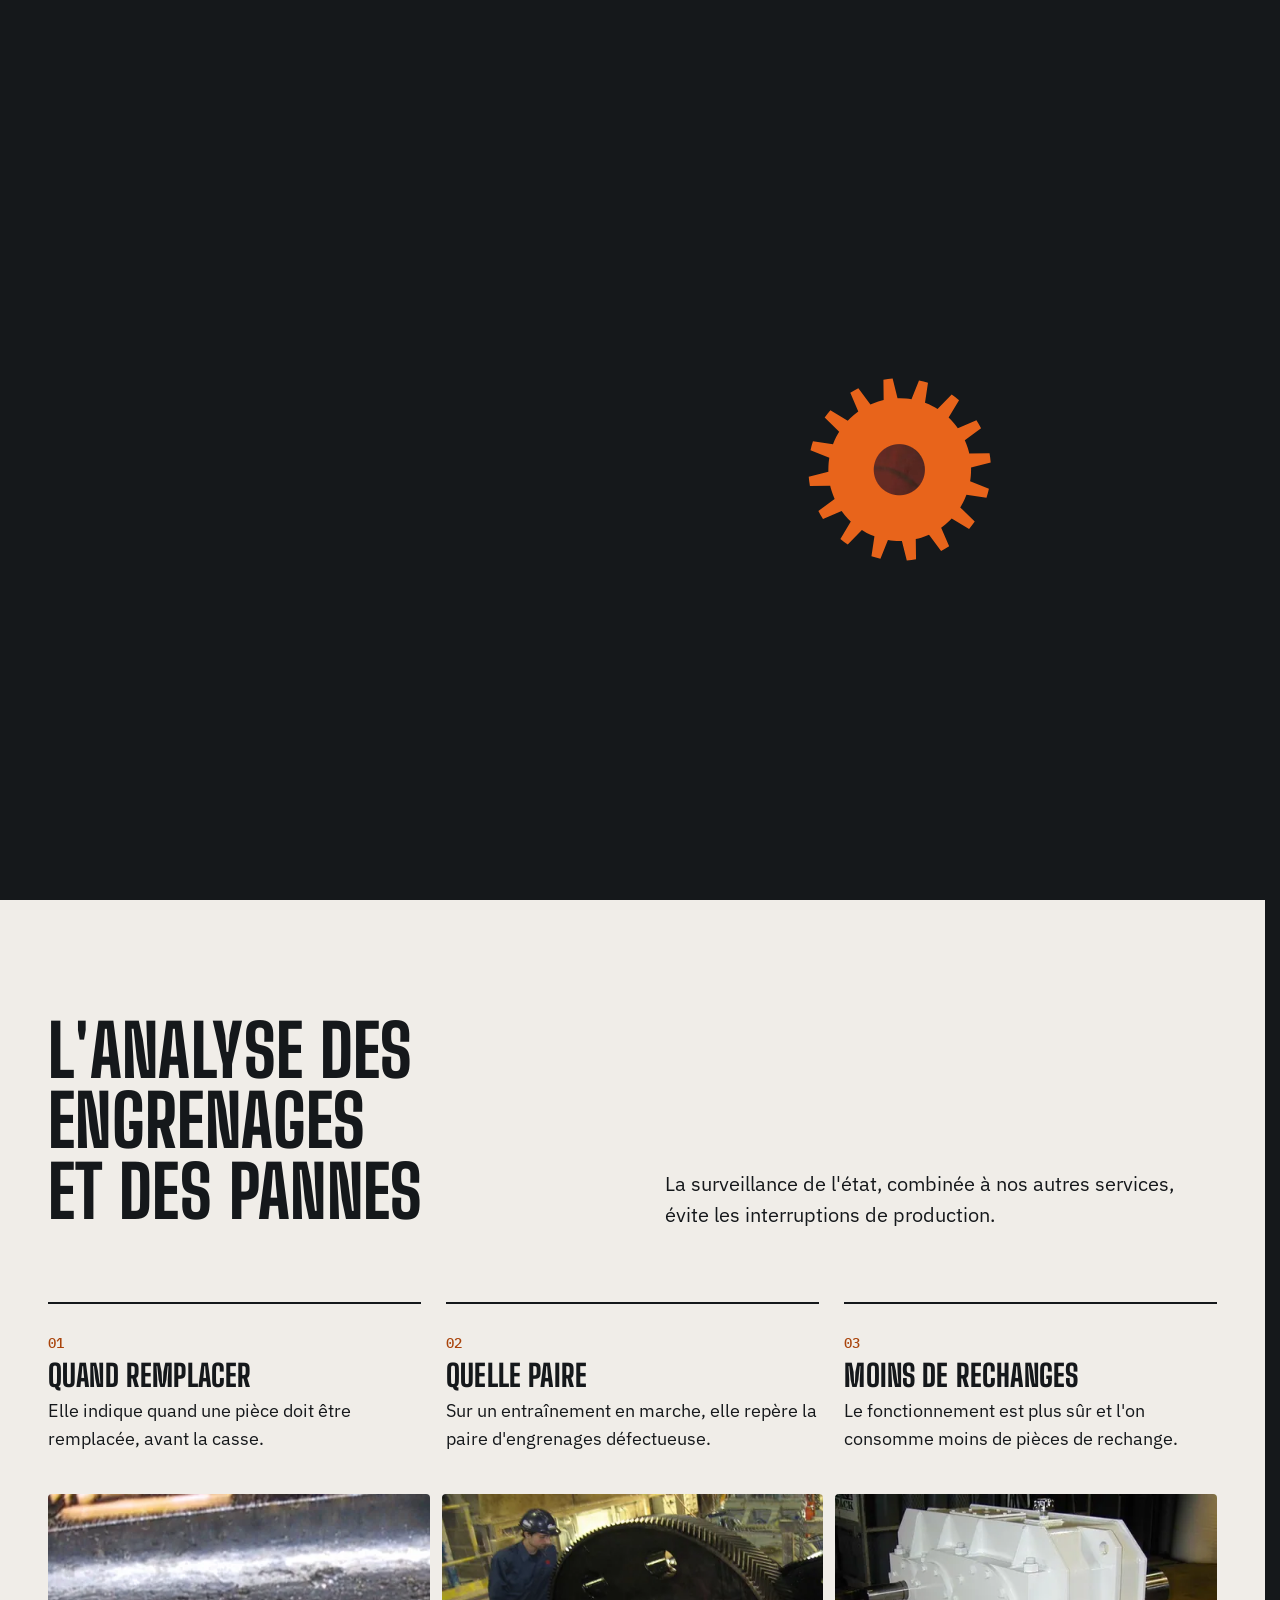
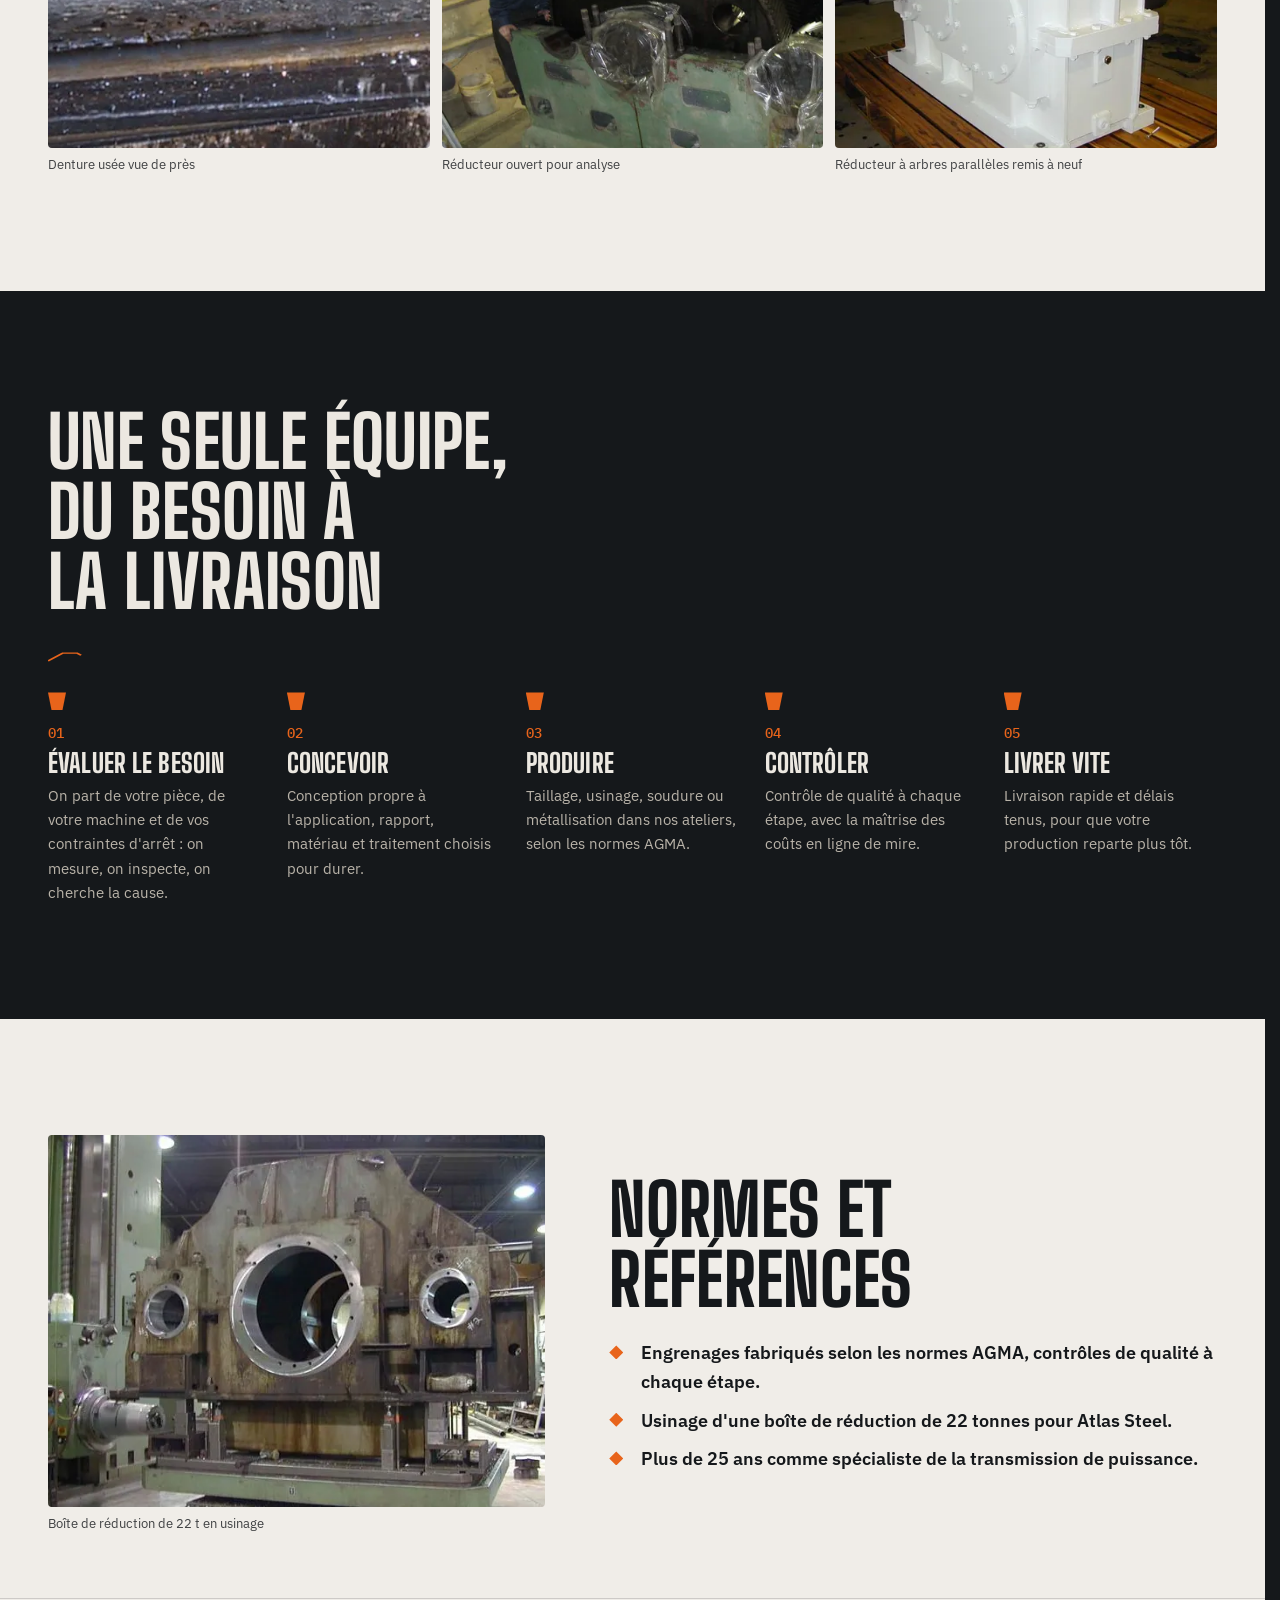
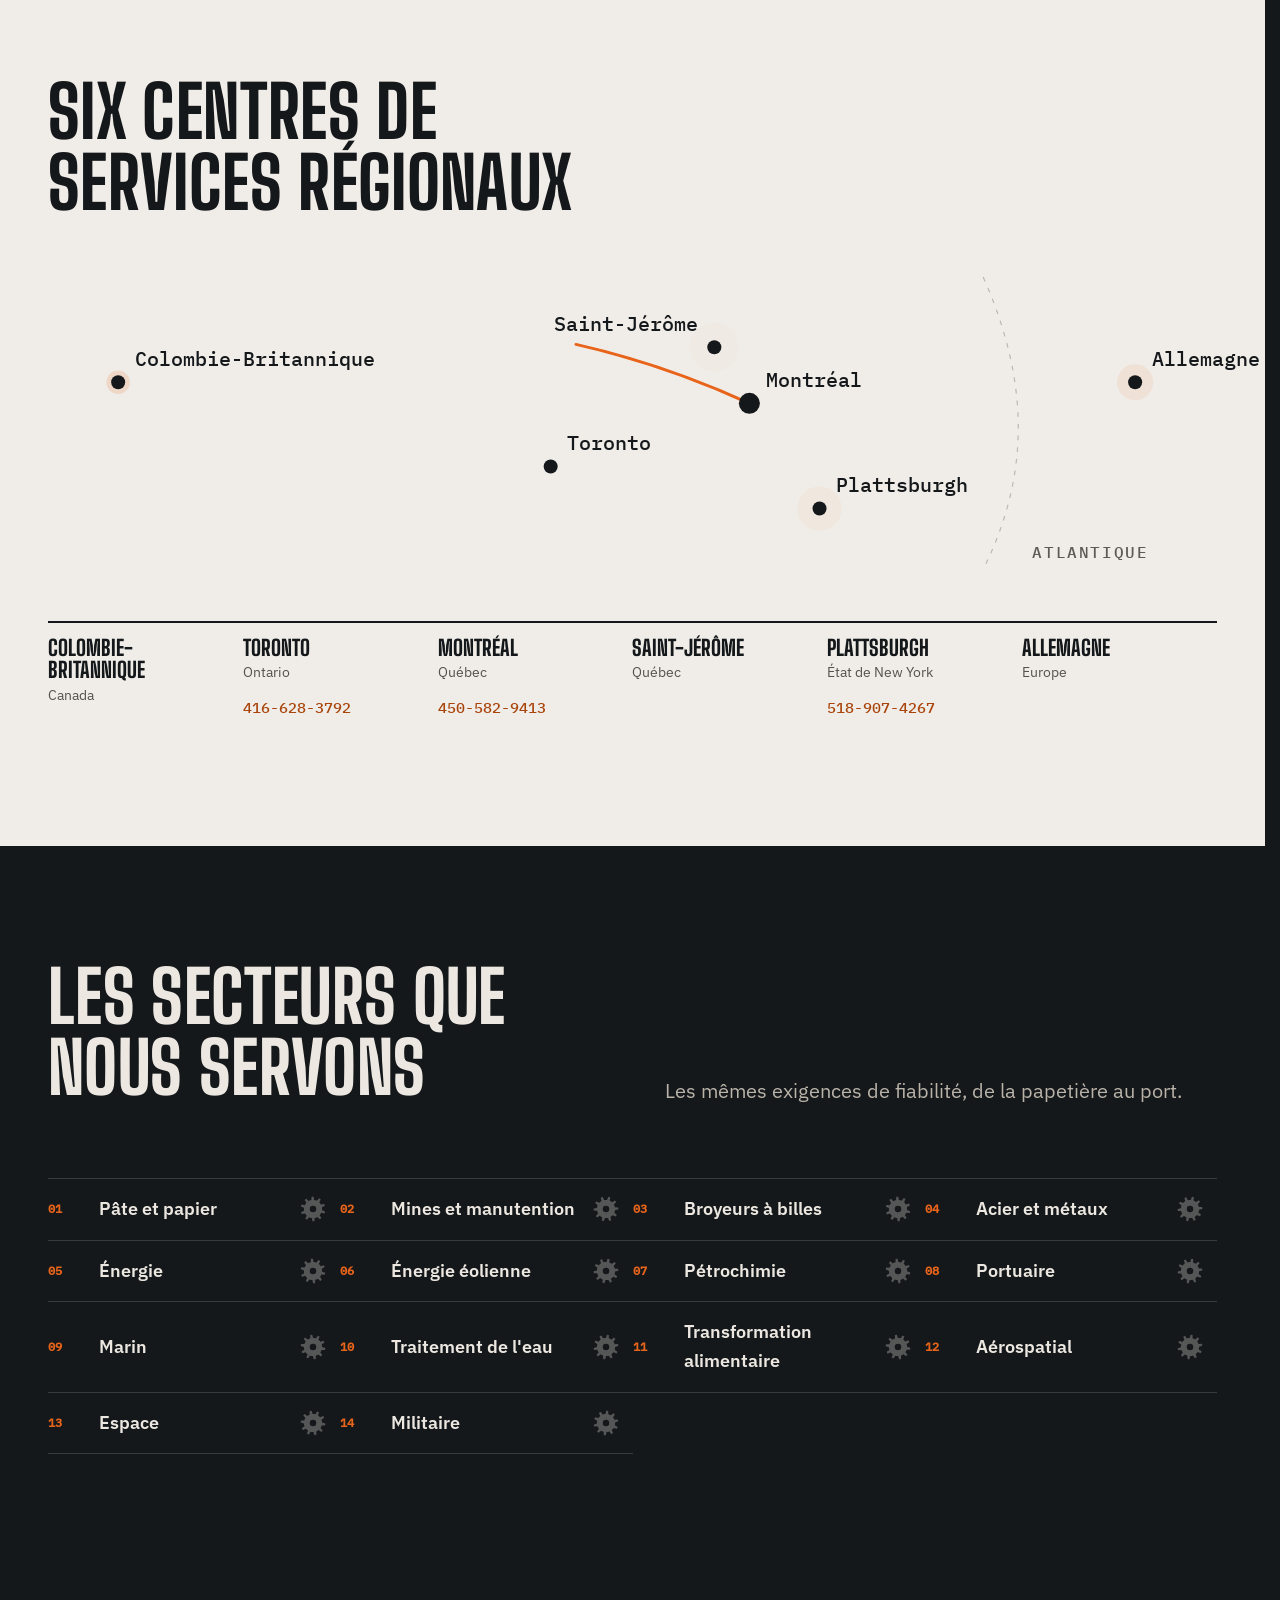
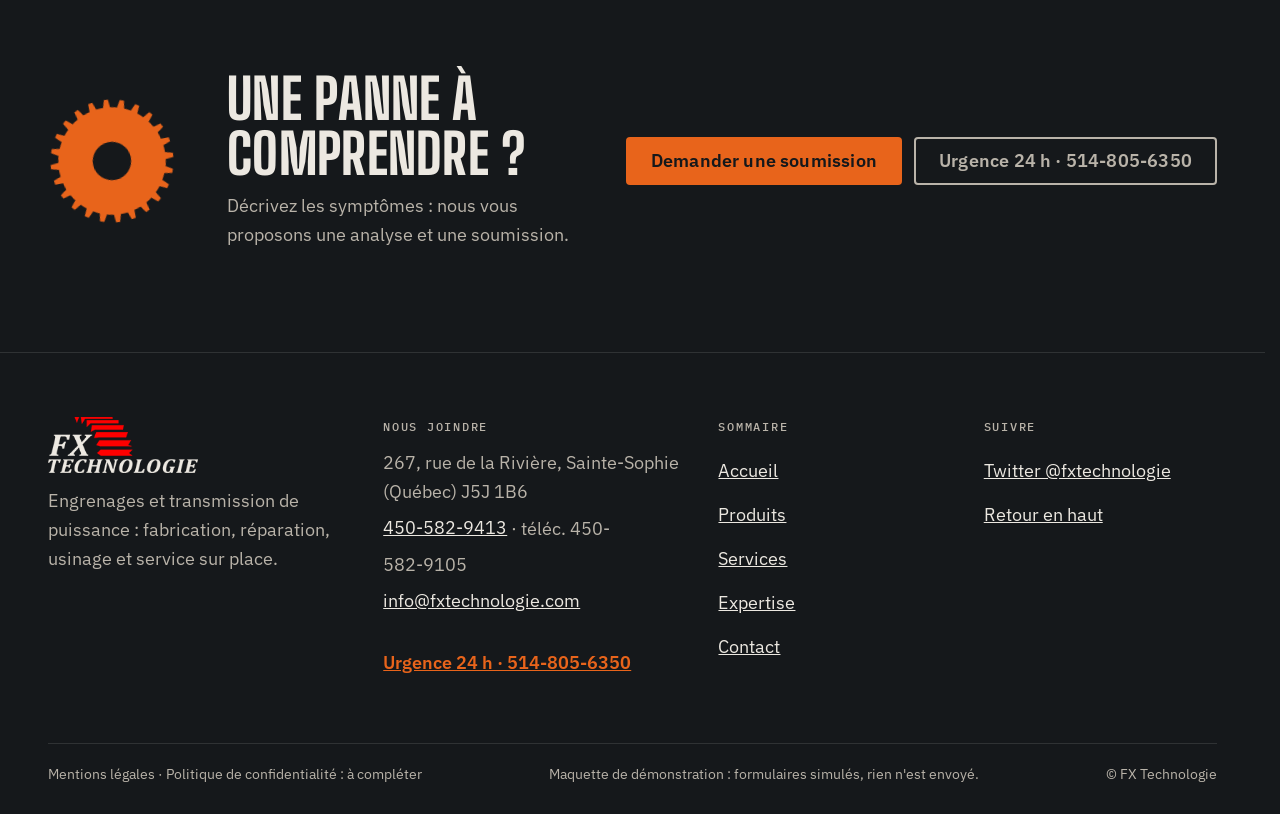
<file: expertise.html>
<!doctype html>
<html lang="fr" data-v="2">
<head>
<meta charset="utf-8">
<meta name="viewport" content="width=device-width, initial-scale=1, viewport-fit=cover">
<title>Expertise : analyse des engrenages et des pannes | FX Technologie</title>
<meta name="description" content="Analyse des pannes, méthode en cinq temps, normes AGMA, centres de services et secteurs industriels servis.">
<meta name="robots" content="noindex, nofollow">
<link rel="canonical" href="https://fxtechnologie-maquette.vercel.app/expertise">
<style>:root{--fond:#F0EDE8;--texte:#15181B;--voile-fond:#15181B;--ouverture-fond:#15181B;--menu-fond:#15181B}:root { --entete-h: 72px; --barres-h: 0px; } html { background: var(--fond); color: var(--texte); scrollbar-gutter: stable; } body { margin: 0; background: var(--fond); } html.js:not(.secours):not([data-arrivee="retour"]) [data-anime] { opacity: 0; } html.js:not(.secours):not([data-arrivee="retour"]) [data-anime].vu { opacity: 1; } [data-voile] { position: fixed; inset: 0; z-index: 900; background: var(--voile-fond); transform: translateY(100%); visibility: hidden; pointer-events: none; } html[data-arrivee="voile"]:not(.voile-leve):not(.secours) [data-voile] { transform: none; visibility: visible; } html.secours [data-voile] { visibility: hidden !important; } .ouverture-panneau { position: fixed; inset: 0; z-index: 850; display: none; place-content: center; justify-items: center; background: var(--ouverture-fond, var(--voile-fond)); color: var(--fond); text-align: center; } html.js[data-arrivee="intro"]:not(.secours):not(.intro-finie) .ouverture-panneau { display: grid; } html.defilement-bloque, html.defilement-bloque body, html.js[data-arrivee="intro"]:not(.secours):not(.intro-finie), html.js[data-arrivee="intro"]:not(.secours):not(.intro-finie) body, html[data-arrivee="voile"]:not(.voile-leve):not(.secours), html[data-arrivee="voile"]:not(.voile-leve):not(.secours) body { overflow: hidden; } html.js[data-arrivee="intro"]:not(.secours):not(.intro-finie) { background-color: var(--ouverture-fond, var(--voile-fond)); } html[data-arrivee="voile"]:not(.voile-leve):not(.secours) { background-color: var(--voile-fond); }</style>
<script>(function () {
var d = document.documentElement, ss = null, ls = null;
try { ss = window.sessionStorage; ls = window.localStorage; } catch (e) {}
d.classList.add('js');
var nav = performance.getEntriesByType ? performance.getEntriesByType('navigation')[0] : null;
var type = nav ? nav.type : 'navigate';
var depart = null;
try { depart = JSON.parse(ss.getItem('socle:depart') || 'null'); ss.removeItem('socle:depart'); } catch (e) {}
if (depart && !(Date.now() - depart.t < 15000)) depart = null;
var mode = type === 'back_forward' ? 'retour' : type === 'reload' ? 'intro' : depart ? 'voile' : 'intro';
d.setAttribute('data-arrivee', mode);
if (mode === 'voile' && depart.couleur) d.style.setProperty('--voile-fond', depart.couleur);
if (type === 'reload' && 'scrollRestoration' in history) {
history.scrollRestoration = 'manual';
}
try {
var choisie = ls && ls.getItem('socle:langue');
var langue = (d.lang || '').slice(0, 2);
if (choisie && choisie !== langue && type === 'navigate' && !depart) {
var alt = document.querySelector('link[rel="alternate"][hreflang="' + choisie + '"]');
if (alt) location.replace(new URL(alt.href).pathname + location.search + location.hash);
}
} catch (e) {}
setTimeout(function () { if (!d.classList.contains('demarre')) d.classList.add('secours'); }, 2000);
})();</script>
<link rel="preload" href="/assets/fonts/bsd-800.woff2" as="font" type="font/woff2" crossorigin>
<link rel="preload" href="/assets/fonts/plex-400.woff2" as="font" type="font/woff2" crossorigin>
<link rel="stylesheet" href="/assets/css/socle.css?v=2">
<link rel="stylesheet" href="/assets/css/site.css?v=2">
<link rel="modulepreload" href="/assets/js/site.js?v=2">
<link rel="modulepreload" href="/assets/js/socle/index.js?v=2">
<script src="/assets/vendor/gsap.min.js" defer></script>
<script src="/assets/vendor/ScrollTrigger.min.js" defer></script>
<script src="/assets/vendor/SplitText.min.js" defer></script>
<script type="module" src="/assets/js/site.js?v=2"></script>
<meta name="theme-color" content="#15181B">
<link rel="icon" href="/assets/images/favicon.svg" type="image/svg+xml">
<link rel="apple-touch-icon" href="/assets/images/apple-touch-icon.png">
<meta property="og:type" content="website">
<meta property="og:site_name" content="FX Technologie">
<meta property="og:locale" content="fr_FR">
<meta property="og:title" content="Expertise : analyse des engrenages et des pannes | FX Technologie">
<meta property="og:description" content="Analyse des pannes, méthode en cinq temps, normes AGMA, centres de services et secteurs industriels servis.">
<meta property="og:url" content="https://fxtechnologie-maquette.vercel.app/expertise">
<meta property="og:image" content="https://fxtechnologie-maquette.vercel.app/assets/partage/expertise-fr.jpg">
<meta property="og:image:width" content="1200">
<meta property="og:image:height" content="630">
<meta property="og:image:alt" content="Expertise FX Technologie : inspection d&#39;un carter de réducteur">
<meta name="twitter:card" content="summary_large_image">
<script type="application/ld+json">{"@context":"https://schema.org","@type":"LocalBusiness","name":"FX Technologie","url":"https://fxtechnologie-maquette.vercel.app/","description":"Fabrication, réparation et usinage d'engrenages et de composants de transmission de puissance.","telephone":"+1-450-582-9413","faxNumber":"+1-450-582-9105","email":"info@fxtechnologie.com","address":{"@type":"PostalAddress","streetAddress":"267, rue de la Rivière","addressLocality":"Sainte-Sophie","addressRegion":"QC","postalCode":"J5J 1B6","addressCountry":"CA"},"sameAs":["https://twitter.com/fxtechnologie"]}</script>
</head>
<body id="haut">
<div data-voile data-forme="iris" aria-hidden="true"><div class="voile-contenu"><svg class="voile-roue" viewBox="0 0 100 100" aria-hidden="true"><path d="M89.00 50.00 A39.00 39.00 0 0 1 88.95 52.04 L95.84 53.85 A46.00 46.00 0 0 1 95.47 56.96 L88.35 57.11 A39.00 39.00 0 0 1 87.67 60.09 A39.00 39.00 0 0 1 87.09 62.05 L93.28 65.58 A46.00 46.00 0 0 1 92.12 68.49 L85.20 66.79 A39.00 39.00 0 0 1 83.77 69.50 A39.00 39.00 0 0 1 82.71 71.24 L87.77 76.25 A46.00 46.00 0 0 1 85.90 78.76 L79.66 75.33 A39.00 39.00 0 0 1 77.58 77.58 A39.00 39.00 0 0 1 76.10 78.98 L79.69 85.13 A46.00 46.00 0 0 1 77.23 87.07 L72.09 82.14 A39.00 39.00 0 0 1 69.50 83.77 A39.00 39.00 0 0 1 67.71 84.75 L69.59 91.62 A46.00 46.00 0 0 1 66.71 92.86 L63.02 86.76 A39.00 39.00 0 0 1 60.09 87.67 A39.00 39.00 0 0 1 58.11 88.15 L58.15 95.27 A46.00 46.00 0 0 1 55.05 95.72 L53.06 88.88 A39.00 39.00 0 0 1 50.00 89.00 A39.00 39.00 0 0 1 47.96 88.95 L46.15 95.84 A46.00 46.00 0 0 1 43.04 95.47 L42.89 88.35 A39.00 39.00 0 0 1 39.91 87.67 A39.00 39.00 0 0 1 37.95 87.09 L34.42 93.28 A46.00 46.00 0 0 1 31.51 92.12 L33.21 85.20 A39.00 39.00 0 0 1 30.50 83.77 A39.00 39.00 0 0 1 28.76 82.71 L23.75 87.77 A46.00 46.00 0 0 1 21.24 85.90 L24.67 79.66 A39.00 39.00 0 0 1 22.42 77.58 A39.00 39.00 0 0 1 21.02 76.10 L14.87 79.69 A46.00 46.00 0 0 1 12.93 77.23 L17.86 72.09 A39.00 39.00 0 0 1 16.23 69.50 A39.00 39.00 0 0 1 15.25 67.71 L8.38 69.59 A46.00 46.00 0 0 1 7.14 66.71 L13.24 63.02 A39.00 39.00 0 0 1 12.33 60.09 A39.00 39.00 0 0 1 11.85 58.11 L4.73 58.15 A46.00 46.00 0 0 1 4.28 55.05 L11.12 53.06 A39.00 39.00 0 0 1 11.00 50.00 A39.00 39.00 0 0 1 11.05 47.96 L4.16 46.15 A46.00 46.00 0 0 1 4.53 43.04 L11.65 42.89 A39.00 39.00 0 0 1 12.33 39.91 A39.00 39.00 0 0 1 12.91 37.95 L6.72 34.42 A46.00 46.00 0 0 1 7.88 31.51 L14.80 33.21 A39.00 39.00 0 0 1 16.23 30.50 A39.00 39.00 0 0 1 17.29 28.76 L12.23 23.75 A46.00 46.00 0 0 1 14.10 21.24 L20.34 24.67 A39.00 39.00 0 0 1 22.42 22.42 A39.00 39.00 0 0 1 23.90 21.02 L20.31 14.87 A46.00 46.00 0 0 1 22.77 12.93 L27.91 17.86 A39.00 39.00 0 0 1 30.50 16.23 A39.00 39.00 0 0 1 32.29 15.25 L30.41 8.38 A46.00 46.00 0 0 1 33.29 7.14 L36.98 13.24 A39.00 39.00 0 0 1 39.91 12.33 A39.00 39.00 0 0 1 41.89 11.85 L41.85 4.73 A46.00 46.00 0 0 1 44.95 4.28 L46.94 11.12 A39.00 39.00 0 0 1 50.00 11.00 A39.00 39.00 0 0 1 52.04 11.05 L53.85 4.16 A46.00 46.00 0 0 1 56.96 4.53 L57.11 11.65 A39.00 39.00 0 0 1 60.09 12.33 A39.00 39.00 0 0 1 62.05 12.91 L65.58 6.72 A46.00 46.00 0 0 1 68.49 7.88 L66.79 14.80 A39.00 39.00 0 0 1 69.50 16.23 A39.00 39.00 0 0 1 71.24 17.29 L76.25 12.23 A46.00 46.00 0 0 1 78.76 14.10 L75.33 20.34 A39.00 39.00 0 0 1 77.58 22.42 A39.00 39.00 0 0 1 78.98 23.90 L85.13 20.31 A46.00 46.00 0 0 1 87.07 22.77 L82.14 27.91 A39.00 39.00 0 0 1 83.77 30.50 A39.00 39.00 0 0 1 84.75 32.29 L91.62 30.41 A46.00 46.00 0 0 1 92.86 33.29 L86.76 36.98 A39.00 39.00 0 0 1 87.67 39.91 A39.00 39.00 0 0 1 88.15 41.89 L95.27 41.85 A46.00 46.00 0 0 1 95.72 44.95 L88.88 46.94 A39.00 39.00 0 0 1 89.00 50.00Z M62.00 50.00 A12.00 12.00 0 1 0 38.00 50.00 A12.00 12.00 0 1 0 62.00 50.00Z"/></svg><span data-voile-libelle>Expertise</span></div></div>
<div class="ouverture-panneau" data-ouverture aria-hidden="true">
  <div class="ouverture-train">
    <svg class="ouverture-roue" viewBox="0 0 400 400"><path d="M378.00 200.00 A178.00 178.00 0 0 1 377.91 205.59 L395.75 209.85 A196.00 196.00 0 0 1 395.19 217.83 L376.93 219.53 A178.00 178.00 0 0 1 375.81 227.85 A178.00 178.00 0 0 1 374.85 233.35 L391.80 240.35 A196.00 196.00 0 0 1 389.99 248.15 L371.69 246.97 A178.00 178.00 0 0 1 369.29 255.01 A178.00 178.00 0 0 1 367.48 260.30 L383.13 269.86 A196.00 196.00 0 0 1 380.12 277.28 L362.23 273.25 A178.00 178.00 0 0 1 358.60 280.81 A178.00 178.00 0 0 1 355.98 285.75 L369.95 297.64 A196.00 196.00 0 0 1 365.82 304.50 L348.77 297.73 A178.00 178.00 0 0 1 344.01 304.63 A178.00 178.00 0 0 1 340.65 309.10 L352.58 323.03 A196.00 196.00 0 0 1 347.43 329.15 L331.65 319.80 A178.00 178.00 0 0 1 325.87 325.87 A178.00 178.00 0 0 1 321.85 329.76 L331.45 345.38 A196.00 196.00 0 0 1 325.41 350.63 L311.29 338.92 A178.00 178.00 0 0 1 304.63 344.01 A178.00 178.00 0 0 1 300.05 347.22 L307.09 364.16 A196.00 196.00 0 0 1 300.30 368.39 L288.19 354.62 A178.00 178.00 0 0 1 280.81 358.60 A178.00 178.00 0 0 1 275.79 361.06 L280.10 378.89 A196.00 196.00 0 0 1 272.72 382.01 L262.92 366.51 A178.00 178.00 0 0 1 255.01 369.29 A178.00 178.00 0 0 1 249.66 370.93 L251.12 389.21 A196.00 196.00 0 0 1 243.36 391.14 L236.10 374.30 A178.00 178.00 0 0 1 227.85 375.81 A178.00 178.00 0 0 1 222.31 376.60 L220.90 394.88 A196.00 196.00 0 0 1 212.92 395.57 L208.38 377.80 A178.00 178.00 0 0 1 200.00 378.00 A178.00 178.00 0 0 1 194.41 377.91 L190.15 395.75 A196.00 196.00 0 0 1 182.17 395.19 L180.47 376.93 A178.00 178.00 0 0 1 172.15 375.81 A178.00 178.00 0 0 1 166.65 374.85 L159.65 391.80 A196.00 196.00 0 0 1 151.85 389.99 L153.03 371.69 A178.00 178.00 0 0 1 144.99 369.29 A178.00 178.00 0 0 1 139.70 367.48 L130.14 383.13 A196.00 196.00 0 0 1 122.72 380.12 L126.75 362.23 A178.00 178.00 0 0 1 119.19 358.60 A178.00 178.00 0 0 1 114.25 355.98 L102.36 369.95 A196.00 196.00 0 0 1 95.50 365.82 L102.27 348.77 A178.00 178.00 0 0 1 95.37 344.01 A178.00 178.00 0 0 1 90.90 340.65 L76.97 352.58 A196.00 196.00 0 0 1 70.85 347.43 L80.20 331.65 A178.00 178.00 0 0 1 74.13 325.87 A178.00 178.00 0 0 1 70.24 321.85 L54.62 331.45 A196.00 196.00 0 0 1 49.37 325.41 L61.08 311.29 A178.00 178.00 0 0 1 55.99 304.63 A178.00 178.00 0 0 1 52.78 300.05 L35.84 307.09 A196.00 196.00 0 0 1 31.61 300.30 L45.38 288.19 A178.00 178.00 0 0 1 41.40 280.81 A178.00 178.00 0 0 1 38.94 275.79 L21.11 280.10 A196.00 196.00 0 0 1 17.99 272.72 L33.49 262.92 A178.00 178.00 0 0 1 30.71 255.01 A178.00 178.00 0 0 1 29.07 249.66 L10.79 251.12 A196.00 196.00 0 0 1 8.86 243.36 L25.70 236.10 A178.00 178.00 0 0 1 24.19 227.85 A178.00 178.00 0 0 1 23.40 222.31 L5.12 220.90 A196.00 196.00 0 0 1 4.43 212.92 L22.20 208.38 A178.00 178.00 0 0 1 22.00 200.00 A178.00 178.00 0 0 1 22.09 194.41 L4.25 190.15 A196.00 196.00 0 0 1 4.81 182.17 L23.07 180.47 A178.00 178.00 0 0 1 24.19 172.15 A178.00 178.00 0 0 1 25.15 166.65 L8.20 159.65 A196.00 196.00 0 0 1 10.01 151.85 L28.31 153.03 A178.00 178.00 0 0 1 30.71 144.99 A178.00 178.00 0 0 1 32.52 139.70 L16.87 130.14 A196.00 196.00 0 0 1 19.88 122.72 L37.77 126.75 A178.00 178.00 0 0 1 41.40 119.19 A178.00 178.00 0 0 1 44.02 114.25 L30.05 102.36 A196.00 196.00 0 0 1 34.18 95.50 L51.23 102.27 A178.00 178.00 0 0 1 55.99 95.37 A178.00 178.00 0 0 1 59.35 90.90 L47.42 76.97 A196.00 196.00 0 0 1 52.57 70.85 L68.35 80.20 A178.00 178.00 0 0 1 74.13 74.13 A178.00 178.00 0 0 1 78.15 70.24 L68.55 54.62 A196.00 196.00 0 0 1 74.59 49.37 L88.71 61.08 A178.00 178.00 0 0 1 95.37 55.99 A178.00 178.00 0 0 1 99.95 52.78 L92.91 35.84 A196.00 196.00 0 0 1 99.70 31.61 L111.81 45.38 A178.00 178.00 0 0 1 119.19 41.40 A178.00 178.00 0 0 1 124.21 38.94 L119.90 21.11 A196.00 196.00 0 0 1 127.28 17.99 L137.08 33.49 A178.00 178.00 0 0 1 144.99 30.71 A178.00 178.00 0 0 1 150.34 29.07 L148.88 10.79 A196.00 196.00 0 0 1 156.64 8.86 L163.90 25.70 A178.00 178.00 0 0 1 172.15 24.19 A178.00 178.00 0 0 1 177.69 23.40 L179.10 5.12 A196.00 196.00 0 0 1 187.08 4.43 L191.62 22.20 A178.00 178.00 0 0 1 200.00 22.00 A178.00 178.00 0 0 1 205.59 22.09 L209.85 4.25 A196.00 196.00 0 0 1 217.83 4.81 L219.53 23.07 A178.00 178.00 0 0 1 227.85 24.19 A178.00 178.00 0 0 1 233.35 25.15 L240.35 8.20 A196.00 196.00 0 0 1 248.15 10.01 L246.97 28.31 A178.00 178.00 0 0 1 255.01 30.71 A178.00 178.00 0 0 1 260.30 32.52 L269.86 16.87 A196.00 196.00 0 0 1 277.28 19.88 L273.25 37.77 A178.00 178.00 0 0 1 280.81 41.40 A178.00 178.00 0 0 1 285.75 44.02 L297.64 30.05 A196.00 196.00 0 0 1 304.50 34.18 L297.73 51.23 A178.00 178.00 0 0 1 304.63 55.99 A178.00 178.00 0 0 1 309.10 59.35 L323.03 47.42 A196.00 196.00 0 0 1 329.15 52.57 L319.80 68.35 A178.00 178.00 0 0 1 325.87 74.13 A178.00 178.00 0 0 1 329.76 78.15 L345.38 68.55 A196.00 196.00 0 0 1 350.63 74.59 L338.92 88.71 A178.00 178.00 0 0 1 344.01 95.37 A178.00 178.00 0 0 1 347.22 99.95 L364.16 92.91 A196.00 196.00 0 0 1 368.39 99.70 L354.62 111.81 A178.00 178.00 0 0 1 358.60 119.19 A178.00 178.00 0 0 1 361.06 124.21 L378.89 119.90 A196.00 196.00 0 0 1 382.01 127.28 L366.51 137.08 A178.00 178.00 0 0 1 369.29 144.99 A178.00 178.00 0 0 1 370.93 150.34 L389.21 148.88 A196.00 196.00 0 0 1 391.14 156.64 L374.30 163.90 A178.00 178.00 0 0 1 375.81 172.15 A178.00 178.00 0 0 1 376.60 177.69 L394.88 179.10 A196.00 196.00 0 0 1 395.57 187.08 L377.80 191.62 A178.00 178.00 0 0 1 378.00 200.00Z M254.00 200.00 A54.00 54.00 0 1 0 146.00 200.00 A54.00 54.00 0 1 0 254.00 200.00Z"/><g class="ouverture-rayons"><circle cx="312.0" cy="200.0" r="30"/><circle cx="256.0" cy="297.0" r="30"/><circle cx="144.0" cy="297.0" r="30"/><circle cx="88.0" cy="200.0" r="30"/><circle cx="144.0" cy="103.0" r="30"/><circle cx="256.0" cy="103.0" r="30"/></g></svg>
    <svg class="ouverture-pignon" viewBox="0 0 160 160" data-ouverture-objet><path d="M141.00 80.00 A61.00 61.00 0 0 1 140.81 84.79 L157.38 89.78 A78.00 78.00 0 0 1 155.99 97.61 L138.71 96.56 A61.00 61.00 0 0 1 136.36 103.34 A61.00 61.00 0 0 1 134.35 107.69 L147.75 118.65 A78.00 78.00 0 0 1 143.46 125.35 L127.90 117.76 A61.00 61.00 0 0 1 123.13 123.13 A61.00 61.00 0 0 1 119.62 126.38 L127.81 141.63 A78.00 78.00 0 0 1 121.28 146.18 L109.81 133.22 A61.00 61.00 0 0 1 103.34 136.36 A61.00 61.00 0 0 1 98.85 138.01 L100.58 155.24 A78.00 78.00 0 0 1 92.81 156.94 L87.17 140.58 A61.00 61.00 0 0 1 80.00 141.00 A61.00 61.00 0 0 1 75.21 140.81 L70.22 157.38 A78.00 78.00 0 0 1 62.39 155.99 L63.44 138.71 A61.00 61.00 0 0 1 56.66 136.36 A61.00 61.00 0 0 1 52.31 134.35 L41.35 147.75 A78.00 78.00 0 0 1 34.65 143.46 L42.24 127.90 A61.00 61.00 0 0 1 36.87 123.13 A61.00 61.00 0 0 1 33.62 119.62 L18.37 127.81 A78.00 78.00 0 0 1 13.82 121.28 L26.78 109.81 A61.00 61.00 0 0 1 23.64 103.34 A61.00 61.00 0 0 1 21.99 98.85 L4.76 100.58 A78.00 78.00 0 0 1 3.06 92.81 L19.42 87.17 A61.00 61.00 0 0 1 19.00 80.00 A61.00 61.00 0 0 1 19.19 75.21 L2.62 70.22 A78.00 78.00 0 0 1 4.01 62.39 L21.29 63.44 A61.00 61.00 0 0 1 23.64 56.66 A61.00 61.00 0 0 1 25.65 52.31 L12.25 41.35 A78.00 78.00 0 0 1 16.54 34.65 L32.10 42.24 A61.00 61.00 0 0 1 36.87 36.87 A61.00 61.00 0 0 1 40.38 33.62 L32.19 18.37 A78.00 78.00 0 0 1 38.72 13.82 L50.19 26.78 A61.00 61.00 0 0 1 56.66 23.64 A61.00 61.00 0 0 1 61.15 21.99 L59.42 4.76 A78.00 78.00 0 0 1 67.19 3.06 L72.83 19.42 A61.00 61.00 0 0 1 80.00 19.00 A61.00 61.00 0 0 1 84.79 19.19 L89.78 2.62 A78.00 78.00 0 0 1 97.61 4.01 L96.56 21.29 A61.00 61.00 0 0 1 103.34 23.64 A61.00 61.00 0 0 1 107.69 25.65 L118.65 12.25 A78.00 78.00 0 0 1 125.35 16.54 L117.76 32.10 A61.00 61.00 0 0 1 123.13 36.87 A61.00 61.00 0 0 1 126.38 40.38 L141.63 32.19 A78.00 78.00 0 0 1 146.18 38.72 L133.22 50.19 A61.00 61.00 0 0 1 136.36 56.66 A61.00 61.00 0 0 1 138.01 61.15 L155.24 59.42 A78.00 78.00 0 0 1 156.94 67.19 L140.58 72.83 A61.00 61.00 0 0 1 141.00 80.00Z M98.00 80.00 A18.00 18.00 0 1 0 62.00 80.00 A18.00 18.00 0 1 0 98.00 80.00Z"/></svg>
  </div>
  <img class="ouverture-logo" src="/assets/images/logo-fx-clair.png" alt="" width="210" height="79">
  <p class="ouverture-ligne">Le spécialiste de l&#39;engrenage</p>
  <canvas class="ouverture-etincelles" width="600" height="400"></canvas>
</div>
<a class="evitement" href="#contenu">Aller au contenu</a>
<header data-entete>
  <div class="entete-rangee">
    <a class="entete-logo" href="/" aria-label="FX Technologie : Accueil" data-libelle="Accueil">
      <img src="/assets/images/logo-fx-clair.png" alt="FX Technologie" width="210" height="79">
    </a>
    <nav data-nav aria-label="Navigation principale">
      <ul><li><a href="/produits" data-libelle="Produits">Produits</a></li><li><a href="/services" data-libelle="Services">Services</a></li><li><a href="/expertise" data-libelle="Expertise" aria-current="page">Expertise</a></li><li><a href="/contact" data-libelle="Contact">Contact</a></li></ul>
    </nav>
    <div class="entete-actions">
      <a class="bouton" href="/contact#soumission" data-libelle="Contact">Demander une soumission</a>
      <button type="button" data-menu-bouton aria-controls="menu" aria-expanded="false" data-libelle-ouvrir="Menu" data-libelle-fermer="Fermer"><span data-libelle-bouton>Menu</span></button>
      <a class="menu-sansjs" href="#menu" data-menu-lien>Menu</a>
    </div>
  </div>
</header>
<script>/* Avant le premier affichage : rangées de la navigation (même règle que ajusterNav dans assets/js/socle/entete.js)
   et hauteur réelle de l'en-tête, pour que rien ne saute quand le JavaScript du site prend la main. */
(function () {
  var h = document.documentElement, u = document.querySelector('[data-nav] ul'), e = document.querySelector('[data-entete]');
  if (u) {
    var deborde = function () { return u.scrollWidth > u.clientWidth + 1; }, c = deborde();
    if (c && window.matchMedia('(min-width: 900px)').matches) {
      h.classList.add('nav-deux-rangees'); c = deborde();
      if (c) { h.classList.add('nav-deux-lignes'); var a = u.querySelector('a'); c = !a || u.getBoundingClientRect().height > a.getBoundingClientRect().height * 2.5; }
      if (c) h.classList.remove('nav-deux-rangees', 'nav-deux-lignes');
    }
    if (c) h.classList.add('nav-compacte');
  }
  if (e) h.style.setProperty('--entete-h', Math.round(e.getBoundingClientRect().height) + 'px');
})();</script>
<span id="menu-ferme" aria-hidden="true"></span>
<div id="menu" data-menu role="dialog" aria-modal="true" aria-label="Menu">
  <p class="menu-sansjs-fermer"><a href="#menu-ferme">Fermer</a></p>
  <ul><li style="--i:0"><a href="/" class="menu-lien" data-libelle="Accueil">Accueil</a></li><li style="--i:1"><a href="/produits" class="menu-lien" data-libelle="Produits">Produits</a></li><li style="--i:2"><a href="/services" class="menu-lien" data-libelle="Services">Services</a></li><li style="--i:3"><a href="/expertise" class="menu-lien" data-libelle="Expertise" aria-current="page">Expertise</a></li><li style="--i:4"><a href="/contact" class="menu-lien" data-libelle="Contact">Contact</a></li></ul>
  <p class="menu-urgence"><a class="bouton" href="tel:+15148056350">Urgence 24 h · 514-805-6350</a></p>
  <p class="menu-coord"><a href="tel:+14505829413">450-582-9413</a> · <a href="mailto:info@fxtechnologie.com">info@fxtechnologie.com</a></p>
</div>
<main id="contenu" tabindex="-1">
<section class="inspection sombre" id="debut" data-effet="inspection">
  <div class="conteneur inspection-grille">
    <div class="inspection-texte">
      <p class="surtitre" data-anime>Expertise</p>
      <h1 class="tete-titre tete-titre--geant" data-anime="lignes">Trouver <em>la cause</em></h1>
      <p class="chapo" data-anime>Plus de 25 ans comme spécialiste de la transmission de puissance : nous analysons les engrenages et les pannes pour remonter à l&#39;origine du problème.</p>
      <div class="tete-actions" data-anime>
        <a href="/contact?besoin=analyse#soumission" class="bouton" data-libelle="Contact" data-action-principale data-survol="magnetique">Demander une soumission</a>
        <a class="hero-urgence" href="tel:+15148056350" data-info-cle><span class="pastille" aria-hidden="true"></span>Urgence 24 h · <strong>514-805-6350</strong></a>
      </div>
    </div>
    <div class="inspection-visuel" data-iris-centre data-effet="loupe-inspection" data-souris>
      <figure class="media inspection-media" style="--cadrage:50% 50%;aspect-ratio:4 / 3">
  <picture>
    <img src="/assets/images/expertise-ouverture-1280.webp" srcset="/assets/images/expertise-ouverture-640.webp 640w, /assets/images/expertise-ouverture-1280.webp 1280w, /assets/images/expertise-ouverture-1920.webp 1920w" sizes="(max-width: 860px) 100vw, 55vw" alt="Inspection d&#39;un carter de réducteur par sa trappe de visite, annotations à la craie" width="1280" height="720" fetchpriority="high" loading="eager" decoding="async">
  </picture>
</figure>
      <svg class="inspection-anneau" viewBox="0 0 100 100" aria-hidden="true"><circle cx="50" cy="50" r="46"/><circle class="anneau-pointille" cx="50" cy="50" r="49.5"/></svg>
      <span class="loupe" aria-hidden="true" data-audit-ignorer></span>
      <p class="loupe-indice" aria-hidden="true"><span class="indice-souris">Passez la souris sur la photo : loupe d&#39;inspection</span><span class="indice-doigt">Touchez la photo : loupe d&#39;inspection</span></p>
    </div>
  </div>
</section>
<section class="analyse clair" id="analyse">
  <div class="conteneur">
    <div class="famille-tete">
      <h2 class="titre-section" data-anime="lignes">L&#39;analyse des engrenages et des pannes</h2>
      <p class="chapo" data-anime>La surveillance de l&#39;état, combinée à nos autres services, évite les interruptions de production.</p>
    </div>
    <ol class="apports" data-anime="cascade"><li>
      <span class="etape-num">01</span><h3>Quand remplacer</h3><p>Elle indique quand une pièce doit être remplacée, avant la casse.</p></li><li>
      <span class="etape-num">02</span><h3>Quelle paire</h3><p>Sur un entraînement en marche, elle repère la paire d&#39;engrenages défectueuse.</p></li><li>
      <span class="etape-num">03</span><h3>Moins de rechanges</h3><p>Le fonctionnement est plus sûr et l&#39;on consomme moins de pièces de rechange.</p></li></ol>
    <div class="vignettes vignettes--larges" data-anime="cascade">
      <figure class="media " style="--cadrage:50% 50%;aspect-ratio:3 / 2">
  <picture>
    <img src="/assets/images/pannes-macro-800.webp" srcset="/assets/images/pannes-macro-480.webp 480w, /assets/images/pannes-macro-640.webp 640w, /assets/images/pannes-macro-800.webp 800w" sizes="(max-width: 760px) 50vw, 30vw" alt="Denture usée vue de près" width="800" height="533" loading="lazy" decoding="async">
  </picture><figcaption class="media-legende">Denture usée vue de près</figcaption>
</figure>
      <figure class="media " style="--cadrage:50% 50%;aspect-ratio:3 / 2">
  <picture>
    <img src="/assets/images/pannes-carter-800.webp" srcset="/assets/images/pannes-carter-480.webp 480w, /assets/images/pannes-carter-640.webp 640w, /assets/images/pannes-carter-800.webp 800w" sizes="(max-width: 760px) 50vw, 30vw" alt="Réducteur ouvert pour analyse" width="800" height="533" loading="lazy" decoding="async">
  </picture><figcaption class="media-legende">Réducteur ouvert pour analyse</figcaption>
</figure>
      <figure class="media " style="--cadrage:50% 50%;aspect-ratio:3 / 2">
  <picture>
    <img src="/assets/images/reducteur-arbres-800.webp" srcset="/assets/images/reducteur-arbres-480.webp 480w, /assets/images/reducteur-arbres-640.webp 640w, /assets/images/reducteur-arbres-800.webp 800w" sizes="(max-width: 760px) 50vw, 30vw" alt="Réducteur à arbres parallèles remis à neuf" width="800" height="534" loading="lazy" decoding="async">
  </picture><figcaption class="media-legende">Réducteur à arbres parallèles remis à neuf</figcaption>
</figure>
    </div>
  </div>
</section>
<section class="frise sombre" id="methode">
  <div class="conteneur">
    <h2 class="titre-section" data-anime="lignes">Une seule équipe, du besoin à la livraison</h2>
    <div class="frise-piste">
      <svg class="frise-trait" viewBox="0 0 1000 40" preserveAspectRatio="none" aria-hidden="true" data-fx="trace"><path d="M0 20 L12.5 8 L25 8 L37.5 20 L50 20 L62.5 8 L75 8 L87.5 20 L100 20 L112.5 8 L125 8 L137.5 20 L150 20 L162.5 8 L175 8 L187.5 20 L200 20 L212.5 8 L225 8 L237.5 20 L250 20 L262.5 8 L275 8 L287.5 20 L300 20 L312.5 8 L325 8 L337.5 20 L350 20 L362.5 8 L375 8 L387.5 20 L400 20 L412.5 8 L425 8 L437.5 20 L450 20 L462.5 8 L475 8 L487.5 20 L500 20 L512.5 8 L525 8 L537.5 20 L550 20 L562.5 8 L575 8 L587.5 20 L600 20 L612.5 8 L625 8 L637.5 20 L650 20 L662.5 8 L675 8 L687.5 20 L700 20 L712.5 8 L725 8 L737.5 20 L750 20 L762.5 8 L775 8 L787.5 20 L800 20 L812.5 8 L825 8 L837.5 20 L850 20 L862.5 8 L875 8 L887.5 20 L900 20 L912.5 8 L925 8 L937.5 20 L950 20 L962.5 8 L975 8 L987.5 20" fill="none" stroke-width="2"/></svg>
      <ol class="frise-etapes" data-anime="cascade"><li>
        <span class="frise-dent" aria-hidden="true"></span>
        <span class="etape-num">01</span><h3>Évaluer le besoin</h3><p>On part de votre pièce, de votre machine et de vos contraintes d&#39;arrêt : on mesure, on inspecte, on cherche la cause.</p></li><li>
        <span class="frise-dent" aria-hidden="true"></span>
        <span class="etape-num">02</span><h3>Concevoir</h3><p>Conception propre à l&#39;application, rapport, matériau et traitement choisis pour durer.</p></li><li>
        <span class="frise-dent" aria-hidden="true"></span>
        <span class="etape-num">03</span><h3>Produire</h3><p>Taillage, usinage, soudure ou métallisation dans nos ateliers, selon les normes AGMA.</p></li><li>
        <span class="frise-dent" aria-hidden="true"></span>
        <span class="etape-num">04</span><h3>Contrôler</h3><p>Contrôle de qualité à chaque étape, avec la maîtrise des coûts en ligne de mire.</p></li><li>
        <span class="frise-dent" aria-hidden="true"></span>
        <span class="etape-num">05</span><h3>Livrer vite</h3><p>Livraison rapide et délais tenus, pour que votre production reparte plus tôt.</p></li></ol>
    </div>
  </div>
</section>
<section class="normes clair" id="normes">
  <div class="conteneur normes-grille">
    <figure class="media normes-media" data-anime="rideau" style="--cadrage:50% 50%;aspect-ratio:4 / 3">
  <picture>
    <img src="/assets/images/atlas-800.webp" srcset="/assets/images/atlas-480.webp 480w, /assets/images/atlas-640.webp 640w, /assets/images/atlas-800.webp 800w" sizes="(max-width: 760px) 100vw, 40vw" alt="Boîte de réduction de 22 t en usinage" width="800" height="534" loading="lazy" decoding="async">
  </picture><figcaption class="media-legende">Boîte de réduction de 22 t en usinage</figcaption>
</figure>
    <div>
      <h2 class="titre-section" data-anime="lignes">Normes et références</h2>
      <ul class="coches" data-anime="cascade"><li>Engrenages fabriqués selon les normes AGMA, contrôles de qualité à chaque étape.</li><li>Usinage d&#39;une boîte de réduction de 22 tonnes pour Atlas Steel.</li><li>Plus de 25 ans comme spécialiste de la transmission de puissance.</li></ul>
    </div>
  </div>
</section>
<section class="centres clair" id="centres" data-effet="carte-centres">
  <div class="conteneur">
    <h2 class="titre-section" data-anime="lignes">Six centres de services régionaux</h2>
    <figure class="reseau" data-visuel>
      <svg viewBox="0 0 1000 300" class="reseau-svg" role="img" aria-label="Réseau des centres de services, de la Colombie-Britannique à l&#39;Allemagne">
        <path class="reseau-ocean" d="M800 30 C 840 120, 840 200, 800 280"/>
        <text class="reseau-ocean-texte" x="842" y="270">Atlantique</text>
        <path class="reseau-ligne" d="M600 138 Q330 15 60 120"/><path class="reseau-ligne" d="M600 138 Q515 78 430 192"/><path class="reseau-ligne" d="M600 138 Q585 46 570 90"/><path class="reseau-ligne" d="M600 138 Q630 91 660 228"/><path class="reseau-ligne" d="M600 138 Q765 40 930 120"/>
        <g class="reseau-point" transform="translate(60 120)"><circle r="14" class="reseau-halo"/><circle r="6"/></g><text class="reseau-nom" x="74" y="106" text-anchor="start">Colombie-Britannique</text><g class="reseau-point" transform="translate(430 192)"><circle r="14" class="reseau-halo"/><circle r="6"/></g><text class="reseau-nom" x="444" y="178" text-anchor="start">Toronto</text><g class="reseau-point reseau-hub" transform="translate(600 138)"><circle r="14" class="reseau-halo"/><circle r="9"/></g><text class="reseau-nom" x="614" y="124" text-anchor="start">Montréal</text><g class="reseau-point" transform="translate(570 90)"><circle r="14" class="reseau-halo"/><circle r="6"/></g><text class="reseau-nom" x="556" y="76" text-anchor="end">Saint-Jérôme</text><g class="reseau-point" transform="translate(660 228)"><circle r="14" class="reseau-halo"/><circle r="6"/></g><text class="reseau-nom" x="674" y="214" text-anchor="start">Plattsburgh</text><g class="reseau-point" transform="translate(930 120)"><circle r="14" class="reseau-halo"/><circle r="6"/></g><text class="reseau-nom" x="944" y="106" text-anchor="start">Allemagne</text>
      </svg>
    </figure>
    <ul class="centres-liste" data-anime="cascade"><li><strong>Colombie-Britannique</strong><span>Canada</span></li><li><strong>Toronto</strong><span>Ontario</span><a href="tel:+14166283792">416-628-3792</a></li><li><strong>Montréal</strong><span>Québec</span><a href="tel:+14505829413">450-582-9413</a></li><li><strong>Saint-Jérôme</strong><span>Québec</span></li><li><strong>Plattsburgh</strong><span>État de New York</span><a href="tel:+15189074267">518-907-4267</a></li><li><strong>Allemagne</strong><span>Europe</span></li></ul>
  </div>
</section>
<section class="secteurs-grille-section sombre" id="secteurs">
  <div class="conteneur">
    <div class="famille-tete">
      <h2 class="titre-section" data-anime="lignes">Les secteurs que nous servons</h2>
      <p class="chapo" data-anime>Les mêmes exigences de fiabilité, de la papetière au port.</p>
    </div>
    <ol class="secteurs-tableau" data-anime="cascade"><li><span>01</span>Pâte et papier<svg viewBox="0 0 40 40" aria-hidden="true"><path d="M34.00 20.00 A14.00 14.00 0 0 1 33.89 21.75 L38.62 23.79 A19.00 19.00 0 0 1 37.75 26.77 L32.67 25.96 A14.00 14.00 0 0 1 31.33 28.23 A14.00 14.00 0 0 1 30.21 29.58 L32.83 34.01 A19.00 19.00 0 0 1 30.38 35.91 L26.74 32.27 A14.00 14.00 0 0 1 24.33 33.31 A14.00 14.00 0 0 1 22.62 33.75 L22.14 38.88 A19.00 19.00 0 0 1 19.05 38.98 L18.25 33.89 A14.00 14.00 0 0 1 15.67 33.31 A14.00 14.00 0 0 1 14.04 32.67 L10.64 36.53 A19.00 19.00 0 0 1 8.07 34.79 L10.42 30.21 A14.00 14.00 0 0 1 8.67 28.23 A14.00 14.00 0 0 1 7.73 26.74 L2.71 27.87 A19.00 19.00 0 0 1 1.66 24.96 L6.25 22.62 A14.00 14.00 0 0 1 6.00 20.00 A14.00 14.00 0 0 1 6.11 18.25 L1.38 16.21 A19.00 19.00 0 0 1 2.25 13.23 L7.33 14.04 A14.00 14.00 0 0 1 8.67 11.77 A14.00 14.00 0 0 1 9.79 10.42 L7.17 5.99 A19.00 19.00 0 0 1 9.62 4.09 L13.26 7.73 A14.00 14.00 0 0 1 15.67 6.69 A14.00 14.00 0 0 1 17.38 6.25 L17.86 1.12 A19.00 19.00 0 0 1 20.95 1.02 L21.75 6.11 A14.00 14.00 0 0 1 24.33 6.69 A14.00 14.00 0 0 1 25.96 7.33 L29.36 3.47 A19.00 19.00 0 0 1 31.93 5.21 L29.58 9.79 A14.00 14.00 0 0 1 31.33 11.77 A14.00 14.00 0 0 1 32.27 13.26 L37.29 12.13 A19.00 19.00 0 0 1 38.34 15.04 L33.75 17.38 A14.00 14.00 0 0 1 34.00 20.00Z M25.00 20.00 A5.00 5.00 0 1 0 15.00 20.00 A5.00 5.00 0 1 0 25.00 20.00Z" fill-rule="evenodd"/></svg></li><li><span>02</span>Mines et manutention<svg viewBox="0 0 40 40" aria-hidden="true"><path d="M33.37 24.14 A14.00 14.00 0 0 1 32.75 25.78 L36.66 29.13 A19.00 19.00 0 0 1 34.96 31.72 L30.34 29.44 A14.00 14.00 0 0 1 28.39 31.21 A14.00 14.00 0 0 1 26.92 32.17 L28.12 37.18 A19.00 19.00 0 0 1 25.22 38.27 L22.82 33.71 A14.00 14.00 0 0 1 20.20 34.00 A14.00 14.00 0 0 1 18.44 33.91 L16.47 38.67 A19.00 19.00 0 0 1 13.48 37.85 L14.22 32.75 A14.00 14.00 0 0 1 11.93 31.44 A14.00 14.00 0 0 1 10.56 30.34 L6.17 33.03 A19.00 19.00 0 0 1 4.24 30.61 L7.83 26.92 A14.00 14.00 0 0 1 6.75 24.51 A14.00 14.00 0 0 1 6.29 22.82 L1.15 22.41 A19.00 19.00 0 0 1 1.01 19.31 L6.09 18.44 A14.00 14.00 0 0 1 6.63 15.86 A14.00 14.00 0 0 1 7.25 14.22 L3.34 10.87 A19.00 19.00 0 0 1 5.04 8.28 L9.66 10.56 A14.00 14.00 0 0 1 11.61 8.79 A14.00 14.00 0 0 1 13.08 7.83 L11.88 2.82 A19.00 19.00 0 0 1 14.78 1.73 L17.18 6.29 A14.00 14.00 0 0 1 19.80 6.00 A14.00 14.00 0 0 1 21.56 6.09 L23.53 1.33 A19.00 19.00 0 0 1 26.52 2.15 L25.78 7.25 A14.00 14.00 0 0 1 28.07 8.56 A14.00 14.00 0 0 1 29.44 9.66 L33.83 6.97 A19.00 19.00 0 0 1 35.76 9.39 L32.17 13.08 A14.00 14.00 0 0 1 33.25 15.49 A14.00 14.00 0 0 1 33.71 17.18 L38.85 17.59 A19.00 19.00 0 0 1 38.99 20.69 L33.91 21.56 A14.00 14.00 0 0 1 33.37 24.14Z M25.00 20.00 A5.00 5.00 0 1 0 15.00 20.00 A5.00 5.00 0 1 0 25.00 20.00Z" fill-rule="evenodd"/></svg></li><li><span>03</span>Broyeurs à billes<svg viewBox="0 0 40 40" aria-hidden="true"><path d="M31.55 27.90 A14.00 14.00 0 0 1 30.47 29.29 L33.22 33.64 A19.00 19.00 0 0 1 30.83 35.61 L27.09 32.07 A14.00 14.00 0 0 1 24.70 33.19 A14.00 14.00 0 0 1 23.01 33.67 L22.68 38.81 A19.00 19.00 0 0 1 19.58 39.00 L18.64 33.93 A14.00 14.00 0 0 1 16.05 33.43 A14.00 14.00 0 0 1 14.40 32.83 L11.11 36.79 A19.00 19.00 0 0 1 8.50 35.12 L10.71 30.47 A14.00 14.00 0 0 1 8.91 28.55 A14.00 14.00 0 0 1 7.93 27.09 L2.94 28.36 A19.00 19.00 0 0 1 1.81 25.47 L6.33 23.01 A14.00 14.00 0 0 1 6.01 20.40 A14.00 14.00 0 0 1 6.07 18.64 L1.28 16.73 A19.00 19.00 0 0 1 2.06 13.73 L7.17 14.40 A14.00 14.00 0 0 1 8.45 12.10 A14.00 14.00 0 0 1 9.53 10.71 L6.78 6.36 A19.00 19.00 0 0 1 9.17 4.39 L12.91 7.93 A14.00 14.00 0 0 1 15.30 6.81 A14.00 14.00 0 0 1 16.99 6.33 L17.32 1.19 A19.00 19.00 0 0 1 20.42 1.00 L21.36 6.07 A14.00 14.00 0 0 1 23.95 6.57 A14.00 14.00 0 0 1 25.60 7.17 L28.89 3.21 A19.00 19.00 0 0 1 31.50 4.88 L29.29 9.53 A14.00 14.00 0 0 1 31.09 11.45 A14.00 14.00 0 0 1 32.07 12.91 L37.06 11.64 A19.00 19.00 0 0 1 38.19 14.53 L33.67 16.99 A14.00 14.00 0 0 1 33.99 19.60 A14.00 14.00 0 0 1 33.93 21.36 L38.72 23.27 A19.00 19.00 0 0 1 37.94 26.27 L32.83 25.60 A14.00 14.00 0 0 1 31.55 27.90Z M25.00 20.00 A5.00 5.00 0 1 0 15.00 20.00 A5.00 5.00 0 1 0 25.00 20.00Z" fill-rule="evenodd"/></svg></li><li><span>04</span>Acier et métaux<svg viewBox="0 0 40 40" aria-hidden="true"><path d="M28.70 30.97 A14.00 14.00 0 0 1 27.26 31.97 L28.60 36.94 A19.00 19.00 0 0 1 25.73 38.12 L23.20 33.63 A14.00 14.00 0 0 1 20.59 33.99 A14.00 14.00 0 0 1 18.84 33.95 L17.00 38.76 A19.00 19.00 0 0 1 13.99 38.02 L14.58 32.91 A14.00 14.00 0 0 1 12.26 31.67 A14.00 14.00 0 0 1 10.86 30.60 L6.54 33.41 A19.00 19.00 0 0 1 4.54 31.05 L8.03 27.26 A14.00 14.00 0 0 1 6.88 24.89 A14.00 14.00 0 0 1 6.37 23.20 L1.23 22.94 A19.00 19.00 0 0 1 1.00 19.85 L6.05 18.84 A14.00 14.00 0 0 1 6.51 16.24 A14.00 14.00 0 0 1 7.09 14.58 L3.08 11.35 A19.00 19.00 0 0 1 4.72 8.71 L9.40 10.86 A14.00 14.00 0 0 1 11.30 9.03 A14.00 14.00 0 0 1 12.74 8.03 L11.40 3.06 A19.00 19.00 0 0 1 14.27 1.88 L16.80 6.37 A14.00 14.00 0 0 1 19.41 6.01 A14.00 14.00 0 0 1 21.16 6.05 L23.00 1.24 A19.00 19.00 0 0 1 26.01 1.98 L25.42 7.09 A14.00 14.00 0 0 1 27.74 8.33 A14.00 14.00 0 0 1 29.14 9.40 L33.46 6.59 A19.00 19.00 0 0 1 35.46 8.95 L31.97 12.74 A14.00 14.00 0 0 1 33.12 15.11 A14.00 14.00 0 0 1 33.63 16.80 L38.77 17.06 A19.00 19.00 0 0 1 39.00 20.15 L33.95 21.16 A14.00 14.00 0 0 1 33.49 23.76 A14.00 14.00 0 0 1 32.91 25.42 L36.92 28.65 A19.00 19.00 0 0 1 35.28 31.29 L30.60 29.14 A14.00 14.00 0 0 1 28.70 30.97Z M25.00 20.00 A5.00 5.00 0 1 0 15.00 20.00 A5.00 5.00 0 1 0 25.00 20.00Z" fill-rule="evenodd"/></svg></li><li><span>05</span>Énergie<svg viewBox="0 0 40 40" aria-hidden="true"><path d="M25.07 33.05 A14.00 14.00 0 0 1 23.40 33.58 L23.21 38.73 A19.00 19.00 0 0 1 20.12 39.00 L19.03 33.97 A14.00 14.00 0 0 1 16.43 33.54 A14.00 14.00 0 0 1 14.77 32.98 L11.59 37.04 A19.00 19.00 0 0 1 8.93 35.44 L11.01 30.73 A14.00 14.00 0 0 1 9.16 28.86 A14.00 14.00 0 0 1 8.13 27.43 L3.18 28.84 A19.00 19.00 0 0 1 1.97 25.99 L6.42 23.40 A14.00 14.00 0 0 1 6.02 20.79 A14.00 14.00 0 0 1 6.03 19.03 L1.20 17.27 A19.00 19.00 0 0 1 1.89 14.24 L7.02 14.77 A14.00 14.00 0 0 1 8.23 12.43 A14.00 14.00 0 0 1 9.27 11.01 L6.40 6.74 A19.00 19.00 0 0 1 8.73 4.70 L12.57 8.13 A14.00 14.00 0 0 1 14.93 6.95 A14.00 14.00 0 0 1 16.60 6.42 L16.79 1.27 A19.00 19.00 0 0 1 19.88 1.00 L20.97 6.03 A14.00 14.00 0 0 1 23.57 6.46 A14.00 14.00 0 0 1 25.23 7.02 L28.41 2.96 A19.00 19.00 0 0 1 31.07 4.56 L28.99 9.27 A14.00 14.00 0 0 1 30.84 11.14 A14.00 14.00 0 0 1 31.87 12.57 L36.82 11.16 A19.00 19.00 0 0 1 38.03 14.01 L33.58 16.60 A14.00 14.00 0 0 1 33.98 19.21 A14.00 14.00 0 0 1 33.97 20.97 L38.80 22.73 A19.00 19.00 0 0 1 38.11 25.76 L32.98 25.23 A14.00 14.00 0 0 1 31.77 27.57 A14.00 14.00 0 0 1 30.73 28.99 L33.60 33.26 A19.00 19.00 0 0 1 31.27 35.30 L27.43 31.87 A14.00 14.00 0 0 1 25.07 33.05Z M25.00 20.00 A5.00 5.00 0 1 0 15.00 20.00 A5.00 5.00 0 1 0 25.00 20.00Z" fill-rule="evenodd"/></svg></li><li><span>06</span>Énergie éolienne<svg viewBox="0 0 40 40" aria-hidden="true"><path d="M20.99 33.96 A14.00 14.00 0 0 1 19.23 33.98 L17.53 38.84 A19.00 19.00 0 0 1 14.50 38.19 L14.95 33.06 A14.00 14.00 0 0 1 12.59 31.88 A14.00 14.00 0 0 1 11.16 30.86 L6.93 33.79 A19.00 19.00 0 0 1 4.86 31.48 L8.24 27.60 A14.00 14.00 0 0 1 7.02 25.26 A14.00 14.00 0 0 1 6.47 23.59 L1.32 23.47 A19.00 19.00 0 0 1 1.00 20.39 L6.02 19.23 A14.00 14.00 0 0 1 6.41 16.63 A14.00 14.00 0 0 1 6.94 14.95 L2.85 11.83 A19.00 19.00 0 0 1 4.40 9.15 L9.14 11.16 A14.00 14.00 0 0 1 10.99 9.28 A14.00 14.00 0 0 1 12.40 8.24 L10.92 3.31 A19.00 19.00 0 0 1 13.76 2.05 L16.41 6.47 A14.00 14.00 0 0 1 19.01 6.04 A14.00 14.00 0 0 1 20.77 6.02 L22.47 1.16 A19.00 19.00 0 0 1 25.50 1.81 L25.05 6.94 A14.00 14.00 0 0 1 27.41 8.12 A14.00 14.00 0 0 1 28.84 9.14 L33.07 6.21 A19.00 19.00 0 0 1 35.14 8.52 L31.76 12.40 A14.00 14.00 0 0 1 32.98 14.74 A14.00 14.00 0 0 1 33.53 16.41 L38.68 16.53 A19.00 19.00 0 0 1 39.00 19.61 L33.98 20.77 A14.00 14.00 0 0 1 33.59 23.37 A14.00 14.00 0 0 1 33.06 25.05 L37.15 28.17 A19.00 19.00 0 0 1 35.60 30.85 L30.86 28.84 A14.00 14.00 0 0 1 29.01 30.72 A14.00 14.00 0 0 1 27.60 31.76 L29.08 36.69 A19.00 19.00 0 0 1 26.24 37.95 L23.59 33.53 A14.00 14.00 0 0 1 20.99 33.96Z M25.00 20.00 A5.00 5.00 0 1 0 15.00 20.00 A5.00 5.00 0 1 0 25.00 20.00Z" fill-rule="evenodd"/></svg></li><li><span>07</span>Pétrochimie<svg viewBox="0 0 40 40" aria-hidden="true"><path d="M16.82 33.63 A14.00 14.00 0 0 1 15.14 33.13 L12.07 37.27 A19.00 19.00 0 0 1 9.37 35.75 L11.32 30.98 A14.00 14.00 0 0 1 9.41 29.16 A14.00 14.00 0 0 1 8.35 27.76 L3.44 29.31 A19.00 19.00 0 0 1 2.14 26.49 L6.52 23.78 A14.00 14.00 0 0 1 6.05 21.19 A14.00 14.00 0 0 1 6.01 19.43 L1.13 17.80 A19.00 19.00 0 0 1 1.74 14.76 L6.87 15.14 A14.00 14.00 0 0 1 8.02 12.76 A14.00 14.00 0 0 1 9.02 11.32 L6.03 7.13 A19.00 19.00 0 0 1 8.31 5.03 L12.24 8.35 A14.00 14.00 0 0 1 14.56 7.10 A14.00 14.00 0 0 1 16.22 6.52 L16.26 1.37 A19.00 19.00 0 0 1 19.34 1.01 L20.57 6.01 A14.00 14.00 0 0 1 23.18 6.37 A14.00 14.00 0 0 1 24.86 6.87 L27.93 2.73 A19.00 19.00 0 0 1 30.63 4.25 L28.68 9.02 A14.00 14.00 0 0 1 30.59 10.84 A14.00 14.00 0 0 1 31.65 12.24 L36.56 10.69 A19.00 19.00 0 0 1 37.86 13.51 L33.48 16.22 A14.00 14.00 0 0 1 33.95 18.81 A14.00 14.00 0 0 1 33.99 20.57 L38.87 22.20 A19.00 19.00 0 0 1 38.26 25.24 L33.13 24.86 A14.00 14.00 0 0 1 31.98 27.24 A14.00 14.00 0 0 1 30.98 28.68 L33.97 32.87 A19.00 19.00 0 0 1 31.69 34.97 L27.76 31.65 A14.00 14.00 0 0 1 25.44 32.90 A14.00 14.00 0 0 1 23.78 33.48 L23.74 38.63 A19.00 19.00 0 0 1 20.66 38.99 L19.43 33.99 A14.00 14.00 0 0 1 16.82 33.63Z M25.00 20.00 A5.00 5.00 0 1 0 15.00 20.00 A5.00 5.00 0 1 0 25.00 20.00Z" fill-rule="evenodd"/></svg></li><li><span>08</span>Portuaire<svg viewBox="0 0 40 40" aria-hidden="true"><path d="M12.93 32.08 A14.00 14.00 0 0 1 11.47 31.10 L7.33 34.15 A19.00 19.00 0 0 1 5.19 31.91 L8.46 27.93 A14.00 14.00 0 0 1 7.18 25.62 A14.00 14.00 0 0 1 6.58 23.97 L1.43 24.00 A19.00 19.00 0 0 1 1.02 20.93 L6.00 19.63 A14.00 14.00 0 0 1 6.32 17.01 A14.00 14.00 0 0 1 6.80 15.32 L2.62 12.32 A19.00 19.00 0 0 1 4.10 9.60 L8.90 11.47 A14.00 14.00 0 0 1 10.69 9.54 A14.00 14.00 0 0 1 12.07 8.46 L10.45 3.57 A19.00 19.00 0 0 1 13.25 2.24 L16.03 6.58 A14.00 14.00 0 0 1 18.61 6.07 A14.00 14.00 0 0 1 20.37 6.00 L21.93 1.10 A19.00 19.00 0 0 1 24.98 1.66 L24.68 6.80 A14.00 14.00 0 0 1 27.07 7.92 A14.00 14.00 0 0 1 28.53 8.90 L32.67 5.85 A19.00 19.00 0 0 1 34.81 8.09 L31.54 12.07 A14.00 14.00 0 0 1 32.82 14.38 A14.00 14.00 0 0 1 33.42 16.03 L38.57 16.00 A19.00 19.00 0 0 1 38.98 19.07 L34.00 20.37 A14.00 14.00 0 0 1 33.68 22.99 A14.00 14.00 0 0 1 33.20 24.68 L37.38 27.68 A19.00 19.00 0 0 1 35.90 30.40 L31.10 28.53 A14.00 14.00 0 0 1 29.31 30.46 A14.00 14.00 0 0 1 27.93 31.54 L29.55 36.43 A19.00 19.00 0 0 1 26.75 37.76 L23.97 33.42 A14.00 14.00 0 0 1 21.39 33.93 A14.00 14.00 0 0 1 19.63 34.00 L18.07 38.90 A19.00 19.00 0 0 1 15.02 38.34 L15.32 33.20 A14.00 14.00 0 0 1 12.93 32.08Z M25.00 20.00 A5.00 5.00 0 1 0 15.00 20.00 A5.00 5.00 0 1 0 25.00 20.00Z" fill-rule="evenodd"/></svg></li><li><span>09</span>Marin<svg viewBox="0 0 40 40" aria-hidden="true"><path d="M9.68 29.46 A14.00 14.00 0 0 1 8.57 28.09 L3.71 29.78 A19.00 19.00 0 0 1 2.34 27.00 L6.63 24.16 A14.00 14.00 0 0 1 6.09 21.58 A14.00 14.00 0 0 1 6.00 19.83 L1.07 18.33 A19.00 19.00 0 0 1 1.60 15.28 L6.74 15.51 A14.00 14.00 0 0 1 7.82 13.10 A14.00 14.00 0 0 1 8.78 11.63 L5.67 7.53 A19.00 19.00 0 0 1 7.89 5.36 L11.91 8.57 A14.00 14.00 0 0 1 14.20 7.26 A14.00 14.00 0 0 1 15.84 6.63 L15.74 1.48 A19.00 19.00 0 0 1 18.80 1.04 L20.17 6.00 A14.00 14.00 0 0 1 22.79 6.28 A14.00 14.00 0 0 1 24.49 6.74 L27.43 2.51 A19.00 19.00 0 0 1 30.18 3.96 L28.37 8.78 A14.00 14.00 0 0 1 30.32 10.54 A14.00 14.00 0 0 1 31.43 11.91 L36.29 10.22 A19.00 19.00 0 0 1 37.66 13.00 L33.37 15.84 A14.00 14.00 0 0 1 33.91 18.42 A14.00 14.00 0 0 1 34.00 20.17 L38.93 21.67 A19.00 19.00 0 0 1 38.40 24.72 L33.26 24.49 A14.00 14.00 0 0 1 32.18 26.90 A14.00 14.00 0 0 1 31.22 28.37 L34.33 32.47 A19.00 19.00 0 0 1 32.11 34.64 L28.09 31.43 A14.00 14.00 0 0 1 25.80 32.74 A14.00 14.00 0 0 1 24.16 33.37 L24.26 38.52 A19.00 19.00 0 0 1 21.20 38.96 L19.83 34.00 A14.00 14.00 0 0 1 17.21 33.72 A14.00 14.00 0 0 1 15.51 33.26 L12.57 37.49 A19.00 19.00 0 0 1 9.82 36.04 L11.63 31.22 A14.00 14.00 0 0 1 9.68 29.46Z M25.00 20.00 A5.00 5.00 0 1 0 15.00 20.00 A5.00 5.00 0 1 0 25.00 20.00Z" fill-rule="evenodd"/></svg></li><li><span>10</span>Traitement de l&#39;eau<svg viewBox="0 0 40 40" aria-hidden="true"><path d="M7.34 25.98 A14.00 14.00 0 0 1 6.69 24.35 L1.55 24.53 A19.00 19.00 0 0 1 1.06 21.46 L6.00 20.02 A14.00 14.00 0 0 1 6.24 17.40 A14.00 14.00 0 0 1 6.68 15.70 L2.41 12.82 A19.00 19.00 0 0 1 3.81 10.05 L8.66 11.79 A14.00 14.00 0 0 1 10.40 9.81 A14.00 14.00 0 0 1 11.75 8.69 L9.99 3.85 A19.00 19.00 0 0 1 12.75 2.44 L15.65 6.69 A14.00 14.00 0 0 1 18.22 6.11 A14.00 14.00 0 0 1 19.98 6.00 L21.40 1.05 A19.00 19.00 0 0 1 24.46 1.53 L24.30 6.68 A14.00 14.00 0 0 1 26.72 7.72 A14.00 14.00 0 0 1 28.21 8.66 L32.27 5.49 A19.00 19.00 0 0 1 34.46 7.68 L31.31 11.75 A14.00 14.00 0 0 1 32.66 14.02 A14.00 14.00 0 0 1 33.31 15.65 L38.45 15.47 A19.00 19.00 0 0 1 38.94 18.54 L34.00 19.98 A14.00 14.00 0 0 1 33.76 22.60 A14.00 14.00 0 0 1 33.32 24.30 L37.59 27.18 A19.00 19.00 0 0 1 36.19 29.95 L31.34 28.21 A14.00 14.00 0 0 1 29.60 30.19 A14.00 14.00 0 0 1 28.25 31.31 L30.01 36.15 A19.00 19.00 0 0 1 27.25 37.56 L24.35 33.31 A14.00 14.00 0 0 1 21.78 33.89 A14.00 14.00 0 0 1 20.02 34.00 L18.60 38.95 A19.00 19.00 0 0 1 15.54 38.47 L15.70 33.32 A14.00 14.00 0 0 1 13.28 32.28 A14.00 14.00 0 0 1 11.79 31.34 L7.73 34.51 A19.00 19.00 0 0 1 5.54 32.32 L8.69 28.25 A14.00 14.00 0 0 1 7.34 25.98Z M25.00 20.00 A5.00 5.00 0 1 0 15.00 20.00 A5.00 5.00 0 1 0 25.00 20.00Z" fill-rule="evenodd"/></svg></li><li><span>11</span>Transformation alimentaire<svg viewBox="0 0 40 40" aria-hidden="true"><path d="M6.14 21.98 A14.00 14.00 0 0 1 6.00 20.22 L1.03 18.87 A19.00 19.00 0 0 1 1.47 15.80 L6.62 15.89 A14.00 14.00 0 0 1 7.63 13.45 A14.00 14.00 0 0 1 8.54 11.95 L5.32 7.94 A19.00 19.00 0 0 1 7.48 5.71 L11.59 8.81 A14.00 14.00 0 0 1 13.84 7.43 A14.00 14.00 0 0 1 15.46 6.76 L15.21 1.61 A19.00 19.00 0 0 1 18.27 1.08 L19.78 6.00 A14.00 14.00 0 0 1 22.40 6.21 A14.00 14.00 0 0 1 24.11 6.62 L26.93 2.31 A19.00 19.00 0 0 1 29.72 3.67 L28.05 8.54 A14.00 14.00 0 0 1 30.05 10.25 A14.00 14.00 0 0 1 31.19 11.59 L36.01 9.77 A19.00 19.00 0 0 1 37.46 12.51 L33.24 15.46 A14.00 14.00 0 0 1 33.86 18.02 A14.00 14.00 0 0 1 34.00 19.78 L38.97 21.13 A19.00 19.00 0 0 1 38.53 24.20 L33.38 24.11 A14.00 14.00 0 0 1 32.37 26.55 A14.00 14.00 0 0 1 31.46 28.05 L34.68 32.06 A19.00 19.00 0 0 1 32.52 34.29 L28.41 31.19 A14.00 14.00 0 0 1 26.16 32.57 A14.00 14.00 0 0 1 24.54 33.24 L24.79 38.39 A19.00 19.00 0 0 1 21.73 38.92 L20.22 34.00 A14.00 14.00 0 0 1 17.60 33.79 A14.00 14.00 0 0 1 15.89 33.38 L13.07 37.69 A19.00 19.00 0 0 1 10.28 36.33 L11.95 31.46 A14.00 14.00 0 0 1 9.95 29.75 A14.00 14.00 0 0 1 8.81 28.41 L3.99 30.23 A19.00 19.00 0 0 1 2.54 27.49 L6.76 24.54 A14.00 14.00 0 0 1 6.14 21.98Z M25.00 20.00 A5.00 5.00 0 1 0 15.00 20.00 A5.00 5.00 0 1 0 25.00 20.00Z" fill-rule="evenodd"/></svg></li><li><span>12</span>Aérospatial<svg viewBox="0 0 40 40" aria-hidden="true"><path d="M6.18 17.79 A14.00 14.00 0 0 1 6.56 16.08 L2.21 13.32 A19.00 19.00 0 0 1 3.54 10.51 L8.43 12.12 A14.00 14.00 0 0 1 10.11 10.09 A14.00 14.00 0 0 1 11.43 8.93 L9.54 4.14 A19.00 19.00 0 0 1 12.26 2.65 L15.28 6.82 A14.00 14.00 0 0 1 17.83 6.17 A14.00 14.00 0 0 1 19.58 6.01 L20.86 1.02 A19.00 19.00 0 0 1 23.94 1.41 L23.92 6.56 A14.00 14.00 0 0 1 26.37 7.53 A14.00 14.00 0 0 1 27.88 8.43 L31.85 5.15 A19.00 19.00 0 0 1 34.11 7.28 L31.07 11.43 A14.00 14.00 0 0 1 32.48 13.66 A14.00 14.00 0 0 1 33.18 15.28 L38.32 14.95 A19.00 19.00 0 0 1 38.89 18.00 L33.99 19.58 A14.00 14.00 0 0 1 33.82 22.21 A14.00 14.00 0 0 1 33.44 23.92 L37.79 26.68 A19.00 19.00 0 0 1 36.46 29.49 L31.57 27.88 A14.00 14.00 0 0 1 29.89 29.91 A14.00 14.00 0 0 1 28.57 31.07 L30.46 35.86 A19.00 19.00 0 0 1 27.74 37.35 L24.72 33.18 A14.00 14.00 0 0 1 22.17 33.83 A14.00 14.00 0 0 1 20.42 33.99 L19.14 38.98 A19.00 19.00 0 0 1 16.06 38.59 L16.08 33.44 A14.00 14.00 0 0 1 13.63 32.47 A14.00 14.00 0 0 1 12.12 31.57 L8.15 34.85 A19.00 19.00 0 0 1 5.89 32.72 L8.93 28.57 A14.00 14.00 0 0 1 7.52 26.34 A14.00 14.00 0 0 1 6.82 24.72 L1.68 25.05 A19.00 19.00 0 0 1 1.11 22.00 L6.01 20.42 A14.00 14.00 0 0 1 6.18 17.79Z M25.00 20.00 A5.00 5.00 0 1 0 15.00 20.00 A5.00 5.00 0 1 0 25.00 20.00Z" fill-rule="evenodd"/></svg></li><li><span>13</span>Espace<svg viewBox="0 0 40 40" aria-hidden="true"><path d="M7.45 13.80 A14.00 14.00 0 0 1 8.32 12.28 L4.98 8.36 A19.00 19.00 0 0 1 7.08 6.07 L11.28 9.05 A14.00 14.00 0 0 1 13.48 7.61 A14.00 14.00 0 0 1 15.09 6.89 L14.69 1.76 A19.00 19.00 0 0 1 17.73 1.14 L19.38 6.01 A14.00 14.00 0 0 1 22.01 6.15 A14.00 14.00 0 0 1 23.73 6.51 L26.43 2.12 A19.00 19.00 0 0 1 29.25 3.41 L27.72 8.32 A14.00 14.00 0 0 1 29.77 9.97 A14.00 14.00 0 0 1 30.95 11.28 L35.71 9.32 A19.00 19.00 0 0 1 37.24 12.01 L33.11 15.09 A14.00 14.00 0 0 1 33.80 17.63 A14.00 14.00 0 0 1 33.99 19.38 L38.99 20.59 A19.00 19.00 0 0 1 38.64 23.67 L33.49 23.73 A14.00 14.00 0 0 1 32.55 26.20 A14.00 14.00 0 0 1 31.68 27.72 L35.02 31.64 A19.00 19.00 0 0 1 32.92 33.93 L28.72 30.95 A14.00 14.00 0 0 1 26.52 32.39 A14.00 14.00 0 0 1 24.91 33.11 L25.31 38.24 A19.00 19.00 0 0 1 22.27 38.86 L20.62 33.99 A14.00 14.00 0 0 1 17.99 33.85 A14.00 14.00 0 0 1 16.27 33.49 L13.57 37.88 A19.00 19.00 0 0 1 10.75 36.59 L12.28 31.68 A14.00 14.00 0 0 1 10.23 30.03 A14.00 14.00 0 0 1 9.05 28.72 L4.29 30.68 A19.00 19.00 0 0 1 2.76 27.99 L6.89 24.91 A14.00 14.00 0 0 1 6.20 22.37 A14.00 14.00 0 0 1 6.01 20.62 L1.01 19.41 A19.00 19.00 0 0 1 1.36 16.33 L6.51 16.27 A14.00 14.00 0 0 1 7.45 13.80Z M25.00 20.00 A5.00 5.00 0 1 0 15.00 20.00 A5.00 5.00 0 1 0 25.00 20.00Z" fill-rule="evenodd"/></svg></li><li><span>14</span>Militaire<svg viewBox="0 0 40 40" aria-hidden="true"><path d="M9.84 10.37 A14.00 14.00 0 0 1 11.12 9.17 L9.09 4.44 A19.00 19.00 0 0 1 11.77 2.87 L14.90 6.96 A14.00 14.00 0 0 1 17.44 6.24 A14.00 14.00 0 0 1 19.18 6.02 L20.32 1.00 A19.00 19.00 0 0 1 23.41 1.31 L23.54 6.46 A14.00 14.00 0 0 1 26.02 7.36 A14.00 14.00 0 0 1 27.55 8.21 L31.43 4.82 A19.00 19.00 0 0 1 33.74 6.88 L30.83 11.12 A14.00 14.00 0 0 1 32.30 13.31 A14.00 14.00 0 0 1 33.04 14.90 L38.17 14.44 A19.00 19.00 0 0 1 38.83 17.47 L33.98 19.18 A14.00 14.00 0 0 1 33.88 21.82 A14.00 14.00 0 0 1 33.54 23.54 L37.97 26.18 A19.00 19.00 0 0 1 36.72 29.02 L31.79 27.55 A14.00 14.00 0 0 1 30.16 29.63 A14.00 14.00 0 0 1 28.88 30.83 L30.91 35.56 A19.00 19.00 0 0 1 28.23 37.13 L25.10 33.04 A14.00 14.00 0 0 1 22.56 33.76 A14.00 14.00 0 0 1 20.82 33.98 L19.68 39.00 A19.00 19.00 0 0 1 16.59 38.69 L16.46 33.54 A14.00 14.00 0 0 1 13.98 32.64 A14.00 14.00 0 0 1 12.45 31.79 L8.57 35.18 A19.00 19.00 0 0 1 6.26 33.12 L9.17 28.88 A14.00 14.00 0 0 1 7.70 26.69 A14.00 14.00 0 0 1 6.96 25.10 L1.83 25.56 A19.00 19.00 0 0 1 1.17 22.53 L6.02 20.82 A14.00 14.00 0 0 1 6.12 18.18 A14.00 14.00 0 0 1 6.46 16.46 L2.03 13.82 A19.00 19.00 0 0 1 3.28 10.98 L8.21 12.45 A14.00 14.00 0 0 1 9.84 10.37Z M25.00 20.00 A5.00 5.00 0 1 0 15.00 20.00 A5.00 5.00 0 1 0 25.00 20.00Z" fill-rule="evenodd"/></svg></li></ol>
  </div>
</section>
<section class="appel appel--court sombre" id="appel">
  <div class="conteneur appel-ligne">
    <svg class="appel-roue-court" viewBox="0 0 200 200" data-roue-defilement data-effet="roue-appel" aria-hidden="true"><path d="M184.00 100.00 A84.00 84.00 0 0 1 183.88 104.40 L195.66 108.03 A96.00 96.00 0 0 1 194.90 114.52 L182.59 115.31 A84.00 84.00 0 0 1 181.14 121.74 A84.00 84.00 0 0 1 179.89 125.96 L190.32 132.52 A96.00 96.00 0 0 1 187.90 138.59 L175.82 136.16 A84.00 84.00 0 0 1 172.75 142.00 A84.00 84.00 0 0 1 170.45 145.75 L178.83 154.79 A96.00 96.00 0 0 1 174.92 160.02 L163.87 154.55 A84.00 84.00 0 0 1 159.40 159.40 A84.00 84.00 0 0 1 156.21 162.42 L161.96 173.32 A96.00 96.00 0 0 1 156.83 177.37 L147.58 169.23 A84.00 84.00 0 0 1 142.00 172.75 A84.00 84.00 0 0 1 138.14 174.84 L140.87 186.86 A96.00 96.00 0 0 1 134.87 189.44 L128.04 179.18 A84.00 84.00 0 0 1 121.74 181.14 A84.00 84.00 0 0 1 117.46 182.16 L117.00 194.48 A96.00 96.00 0 0 1 110.53 195.42 L106.59 183.74 A84.00 84.00 0 0 1 100.00 184.00 A84.00 84.00 0 0 1 95.60 183.88 L91.97 195.66 A96.00 96.00 0 0 1 85.48 194.90 L84.69 182.59 A84.00 84.00 0 0 1 78.26 181.14 A84.00 84.00 0 0 1 74.04 179.89 L67.48 190.32 A96.00 96.00 0 0 1 61.41 187.90 L63.84 175.82 A84.00 84.00 0 0 1 58.00 172.75 A84.00 84.00 0 0 1 54.25 170.45 L45.21 178.83 A96.00 96.00 0 0 1 39.98 174.92 L45.45 163.87 A84.00 84.00 0 0 1 40.60 159.40 A84.00 84.00 0 0 1 37.58 156.21 L26.68 161.96 A96.00 96.00 0 0 1 22.63 156.83 L30.77 147.58 A84.00 84.00 0 0 1 27.25 142.00 A84.00 84.00 0 0 1 25.16 138.14 L13.14 140.87 A96.00 96.00 0 0 1 10.56 134.87 L20.82 128.04 A84.00 84.00 0 0 1 18.86 121.74 A84.00 84.00 0 0 1 17.84 117.46 L5.52 117.00 A96.00 96.00 0 0 1 4.58 110.53 L16.26 106.59 A84.00 84.00 0 0 1 16.00 100.00 A84.00 84.00 0 0 1 16.12 95.60 L4.34 91.97 A96.00 96.00 0 0 1 5.10 85.48 L17.41 84.69 A84.00 84.00 0 0 1 18.86 78.26 A84.00 84.00 0 0 1 20.11 74.04 L9.68 67.48 A96.00 96.00 0 0 1 12.10 61.41 L24.18 63.84 A84.00 84.00 0 0 1 27.25 58.00 A84.00 84.00 0 0 1 29.55 54.25 L21.17 45.21 A96.00 96.00 0 0 1 25.08 39.98 L36.13 45.45 A84.00 84.00 0 0 1 40.60 40.60 A84.00 84.00 0 0 1 43.79 37.58 L38.04 26.68 A96.00 96.00 0 0 1 43.17 22.63 L52.42 30.77 A84.00 84.00 0 0 1 58.00 27.25 A84.00 84.00 0 0 1 61.86 25.16 L59.13 13.14 A96.00 96.00 0 0 1 65.13 10.56 L71.96 20.82 A84.00 84.00 0 0 1 78.26 18.86 A84.00 84.00 0 0 1 82.54 17.84 L83.00 5.52 A96.00 96.00 0 0 1 89.47 4.58 L93.41 16.26 A84.00 84.00 0 0 1 100.00 16.00 A84.00 84.00 0 0 1 104.40 16.12 L108.03 4.34 A96.00 96.00 0 0 1 114.52 5.10 L115.31 17.41 A84.00 84.00 0 0 1 121.74 18.86 A84.00 84.00 0 0 1 125.96 20.11 L132.52 9.68 A96.00 96.00 0 0 1 138.59 12.10 L136.16 24.18 A84.00 84.00 0 0 1 142.00 27.25 A84.00 84.00 0 0 1 145.75 29.55 L154.79 21.17 A96.00 96.00 0 0 1 160.02 25.08 L154.55 36.13 A84.00 84.00 0 0 1 159.40 40.60 A84.00 84.00 0 0 1 162.42 43.79 L173.32 38.04 A96.00 96.00 0 0 1 177.37 43.17 L169.23 52.42 A84.00 84.00 0 0 1 172.75 58.00 A84.00 84.00 0 0 1 174.84 61.86 L186.86 59.13 A96.00 96.00 0 0 1 189.44 65.13 L179.18 71.96 A84.00 84.00 0 0 1 181.14 78.26 A84.00 84.00 0 0 1 182.16 82.54 L194.48 83.00 A96.00 96.00 0 0 1 195.42 89.47 L183.74 93.41 A84.00 84.00 0 0 1 184.00 100.00Z M130.00 100.00 A30.00 30.00 0 1 0 70.00 100.00 A30.00 30.00 0 1 0 130.00 100.00Z" fill-rule="evenodd"/></svg>
    <div>
      <h2 class="titre-section" data-anime="lignes">Une panne à comprendre ?</h2>
      <p data-anime>Décrivez les symptômes : nous vous proposons une analyse et une soumission.</p>
    </div>
    <p class="appel-actions" data-anime>
      <a href="/contact?besoin=analyse#soumission" class="bouton" data-libelle="Contact" data-survol="magnetique">Demander une soumission</a>
      <a class="bouton bouton--contour" href="tel:+15148056350">Urgence 24 h · 514-805-6350</a>
    </p>
  </div>
</section>
</main>
<footer class="pied" id="pied">
  <div class="conteneur pied-grille">
    <div class="pied-marque">
      <img src="/assets/images/logo-fx-clair.png" alt="FX Technologie" width="210" height="79" loading="lazy">
      <p>Engrenages et transmission de puissance : fabrication, réparation, usinage et service sur place.</p>
    </div>
    <div>
      <p class="pied-titre">Nous joindre</p>
      <p>267, rue de la Rivière, Sainte-Sophie (Québec) J5J 1B6<br><a href="tel:+14505829413">450-582-9413</a> · téléc. 450-582-9105<br><a href="mailto:info@fxtechnologie.com">info@fxtechnologie.com</a></p>
      <p class="pied-urgence"><a href="tel:+15148056350">Urgence 24 h · 514-805-6350</a></p>
    </div>
    <nav aria-label="Sommaire">
      <p class="pied-titre">Sommaire</p>
      <ul><li><a href="/" data-libelle="Accueil">Accueil</a></li><li><a href="/produits" data-libelle="Produits">Produits</a></li><li><a href="/services" data-libelle="Services">Services</a></li><li><a href="/expertise" data-libelle="Expertise" aria-current="page">Expertise</a></li><li><a href="/contact" data-libelle="Contact">Contact</a></li></ul>
    </nav>
    <div>
      <p class="pied-titre">Suivre</p>
      <ul>
        <li><a href="https://twitter.com/fxtechnologie" target="_blank" rel="noopener">Twitter @fxtechnologie</a></li>
        <li><a href="#haut" data-sans-transition>Retour en haut</a></li>
      </ul>
    </div>
  </div>
  <div class="conteneur pied-bas"><p>Mentions légales · Politique de confidentialité : à compléter</p><p>Maquette de démonstration : formulaires simulés, rien n&#39;est envoyé.</p><p>© FX Technologie</p></div>
</footer>
<div data-barre-fixe>
  <a class="bouton bouton--contour" href="tel:+15148056350">Urgence 24 h</a>
  <a class="bouton" href="/contact#soumission" data-libelle="Contact">Demander une soumission</a>
</div>
<div class="engrenement" aria-hidden="true" data-audit-ignorer data-grille="fil"><svg class="eg-grande" viewBox="0 0 100 100"><path d="M88.00 50.00 A38.00 38.00 0 0 1 87.88 52.98 L97.62 56.02 A48.00 48.00 0 0 1 96.76 60.84 L86.57 60.31 A38.00 38.00 0 0 1 85.11 64.54 A38.00 38.00 0 0 1 83.86 67.25 L91.69 73.78 A48.00 48.00 0 0 1 89.05 77.91 L79.84 73.53 A38.00 38.00 0 0 1 76.87 76.87 A38.00 38.00 0 0 1 74.68 78.90 L79.42 87.93 A48.00 48.00 0 0 1 75.40 90.73 L68.57 83.15 A38.00 38.00 0 0 1 64.54 85.11 A38.00 38.00 0 0 1 61.74 86.14 L62.67 96.30 A48.00 48.00 0 0 1 57.88 97.35 L54.47 87.74 A38.00 38.00 0 0 1 50.00 88.00 A38.00 38.00 0 0 1 47.02 87.88 L43.98 97.62 A48.00 48.00 0 0 1 39.16 96.76 L39.69 86.57 A38.00 38.00 0 0 1 35.46 85.11 A38.00 38.00 0 0 1 32.75 83.86 L26.22 91.69 A48.00 48.00 0 0 1 22.09 89.05 L26.47 79.84 A38.00 38.00 0 0 1 23.13 76.87 A38.00 38.00 0 0 1 21.10 74.68 L12.07 79.42 A48.00 48.00 0 0 1 9.27 75.40 L16.85 68.57 A38.00 38.00 0 0 1 14.89 64.54 A38.00 38.00 0 0 1 13.86 61.74 L3.70 62.67 A48.00 48.00 0 0 1 2.65 57.88 L12.26 54.47 A38.00 38.00 0 0 1 12.00 50.00 A38.00 38.00 0 0 1 12.12 47.02 L2.38 43.98 A48.00 48.00 0 0 1 3.24 39.16 L13.43 39.69 A38.00 38.00 0 0 1 14.89 35.46 A38.00 38.00 0 0 1 16.14 32.75 L8.31 26.22 A48.00 48.00 0 0 1 10.95 22.09 L20.16 26.47 A38.00 38.00 0 0 1 23.13 23.13 A38.00 38.00 0 0 1 25.32 21.10 L20.58 12.07 A48.00 48.00 0 0 1 24.60 9.27 L31.43 16.85 A38.00 38.00 0 0 1 35.46 14.89 A38.00 38.00 0 0 1 38.26 13.86 L37.33 3.70 A48.00 48.00 0 0 1 42.12 2.65 L45.53 12.26 A38.00 38.00 0 0 1 50.00 12.00 A38.00 38.00 0 0 1 52.98 12.12 L56.02 2.38 A48.00 48.00 0 0 1 60.84 3.24 L60.31 13.43 A38.00 38.00 0 0 1 64.54 14.89 A38.00 38.00 0 0 1 67.25 16.14 L73.78 8.31 A48.00 48.00 0 0 1 77.91 10.95 L73.53 20.16 A38.00 38.00 0 0 1 76.87 23.13 A38.00 38.00 0 0 1 78.90 25.32 L87.93 20.58 A48.00 48.00 0 0 1 90.73 24.60 L83.15 31.43 A38.00 38.00 0 0 1 85.11 35.46 A38.00 38.00 0 0 1 86.14 38.26 L96.30 37.33 A48.00 48.00 0 0 1 97.35 42.12 L87.74 45.53 A38.00 38.00 0 0 1 88.00 50.00Z M62.00 50.00 A12.00 12.00 0 1 0 38.00 50.00 A12.00 12.00 0 1 0 62.00 50.00Z" fill-rule="evenodd"/></svg><svg class="eg-petite" viewBox="0 0 100 100"><path d="M80.00 50.00 A30.00 30.00 0 0 1 79.63 54.69 L94.55 61.44 A46.00 46.00 0 0 1 91.31 70.24 L75.58 65.67 A30.00 30.00 0 0 1 71.21 71.21 A30.00 30.00 0 0 1 67.63 74.27 L73.42 89.59 A46.00 46.00 0 0 1 64.90 93.52 L57.00 79.17 A30.00 30.00 0 0 1 50.00 80.00 A30.00 30.00 0 0 1 45.31 79.63 L38.56 94.55 A46.00 46.00 0 0 1 29.76 91.31 L34.33 75.58 A30.00 30.00 0 0 1 28.79 71.21 A30.00 30.00 0 0 1 25.73 67.63 L10.41 73.42 A46.00 46.00 0 0 1 6.48 64.90 L20.83 57.00 A30.00 30.00 0 0 1 20.00 50.00 A30.00 30.00 0 0 1 20.37 45.31 L5.45 38.56 A46.00 46.00 0 0 1 8.69 29.76 L24.42 34.33 A30.00 30.00 0 0 1 28.79 28.79 A30.00 30.00 0 0 1 32.37 25.73 L26.58 10.41 A46.00 46.00 0 0 1 35.10 6.48 L43.00 20.83 A30.00 30.00 0 0 1 50.00 20.00 A30.00 30.00 0 0 1 54.69 20.37 L61.44 5.45 A46.00 46.00 0 0 1 70.24 8.69 L65.67 24.42 A30.00 30.00 0 0 1 71.21 28.79 A30.00 30.00 0 0 1 74.27 32.37 L89.59 26.58 A46.00 46.00 0 0 1 93.52 35.10 L79.17 43.00 A30.00 30.00 0 0 1 80.00 50.00Z M64.00 50.00 A14.00 14.00 0 1 0 36.00 50.00 A14.00 14.00 0 1 0 64.00 50.00Z" fill-rule="evenodd"/></svg></div>
</body>
</html>
</file>
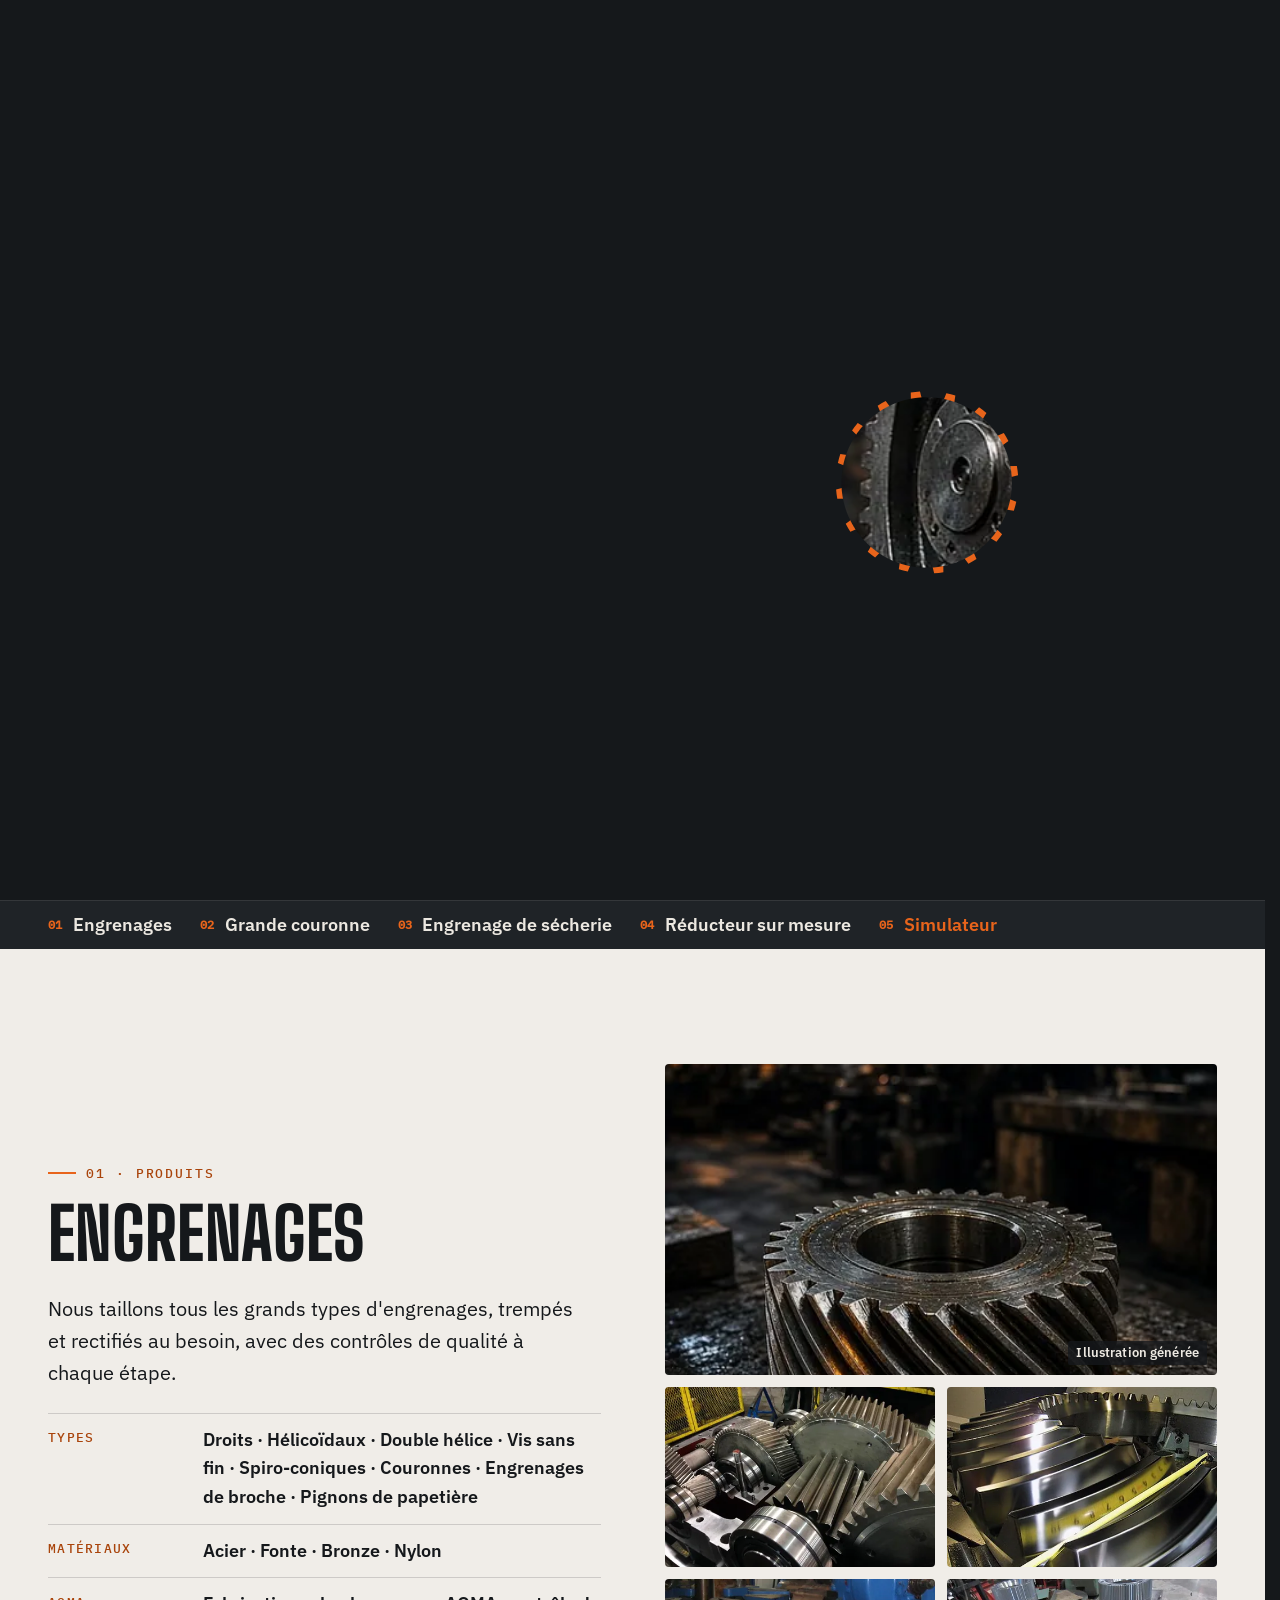
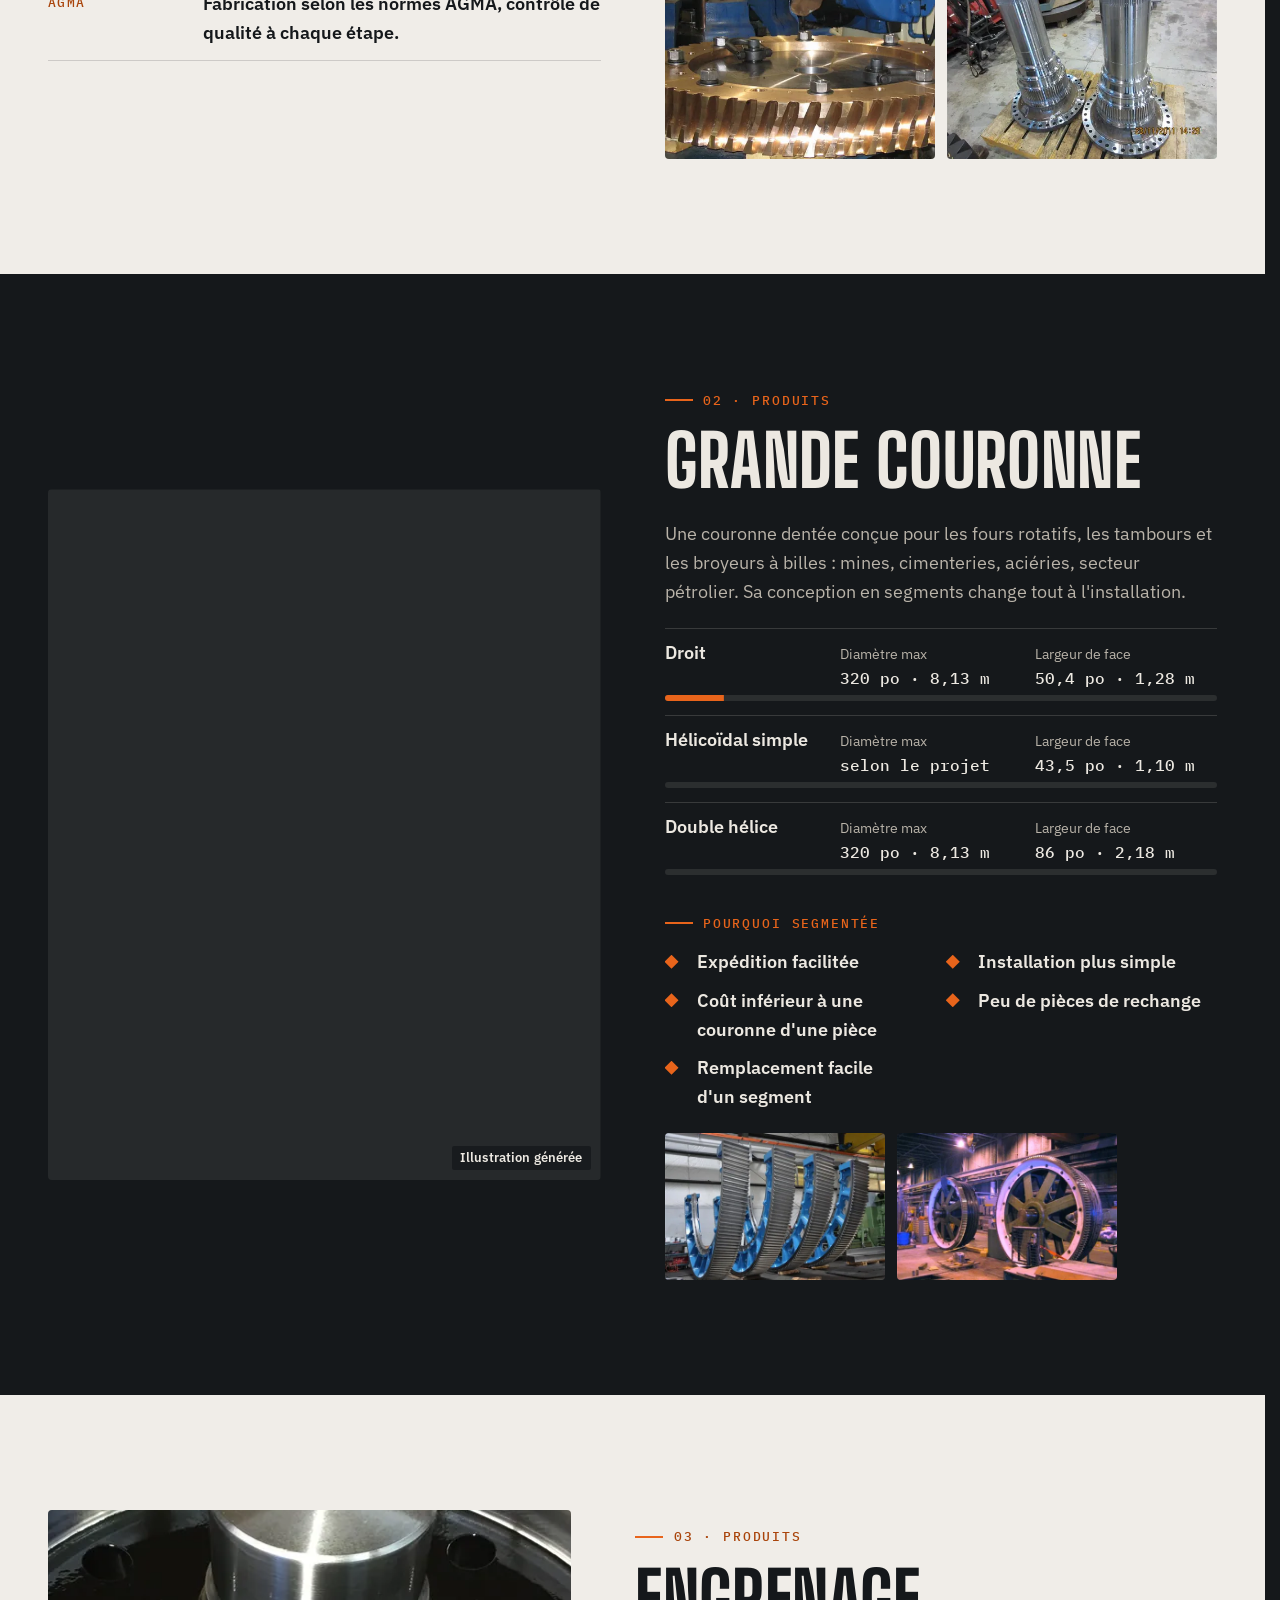
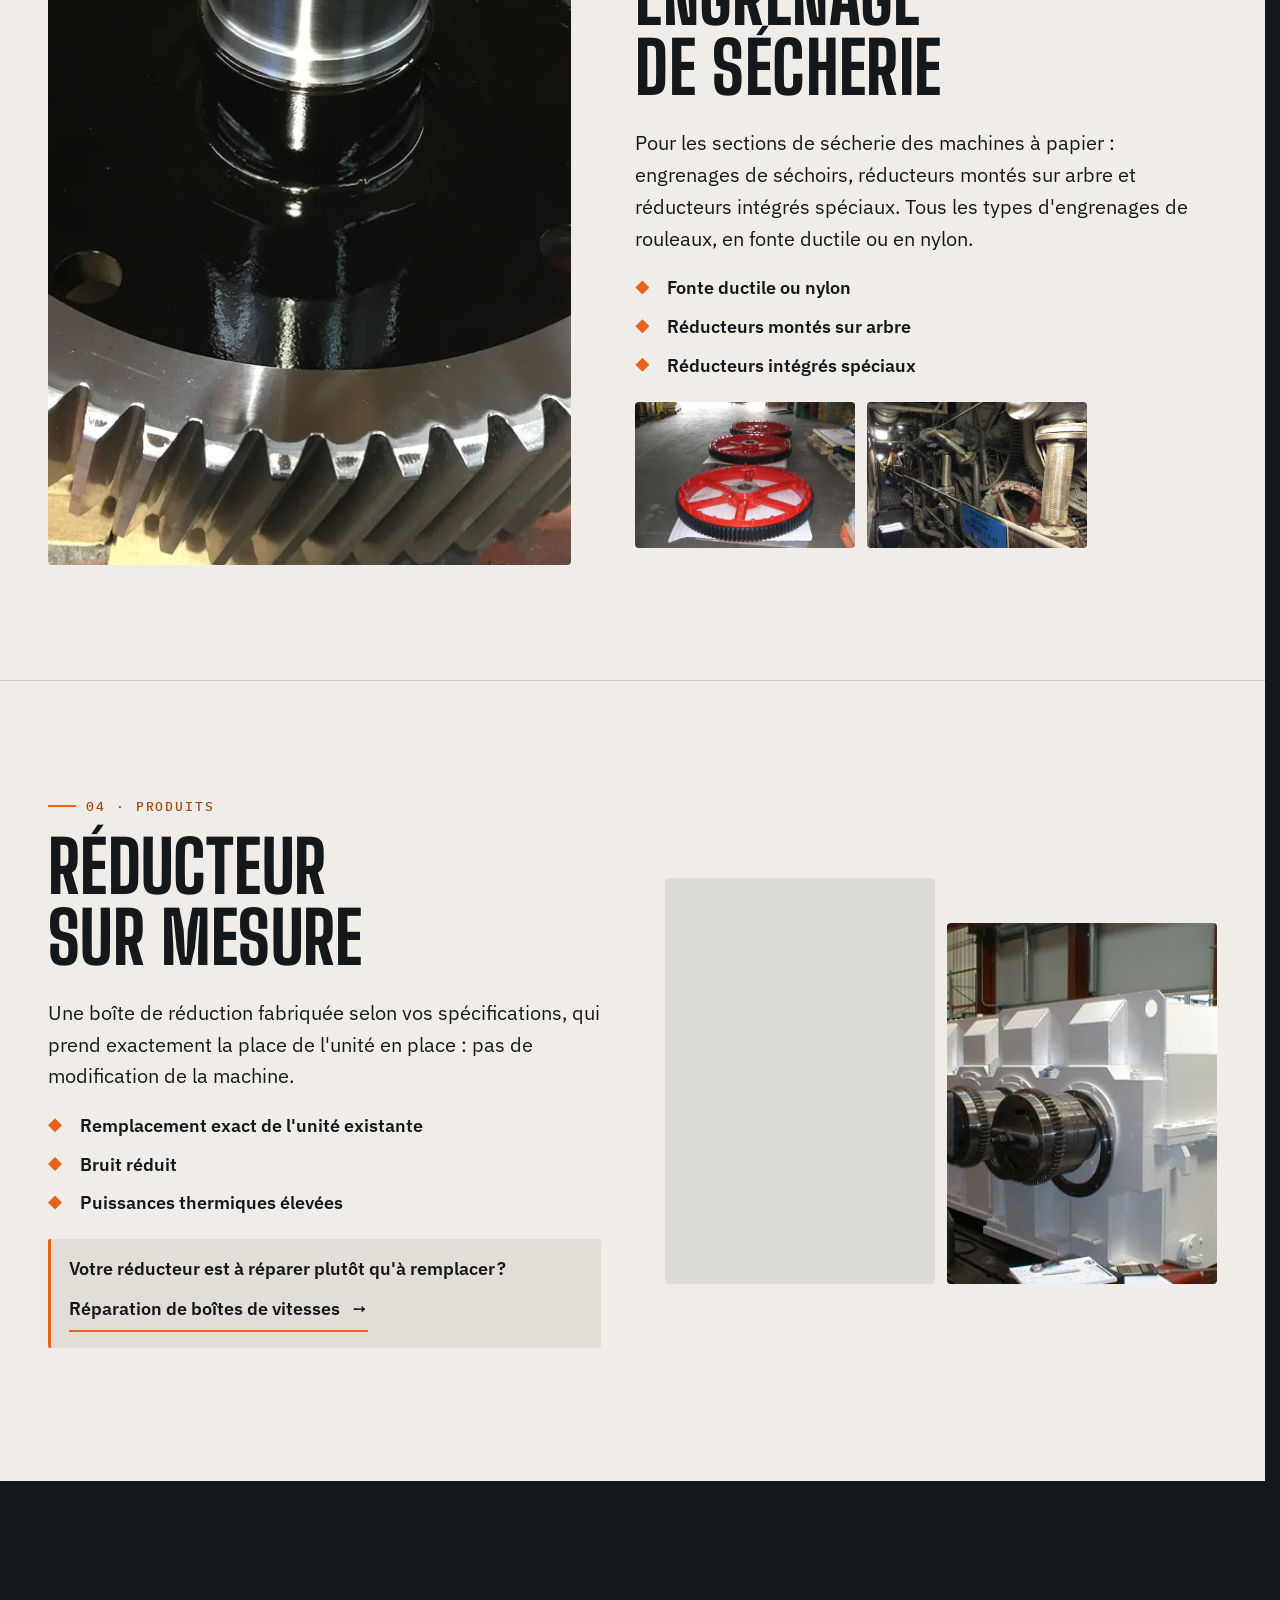
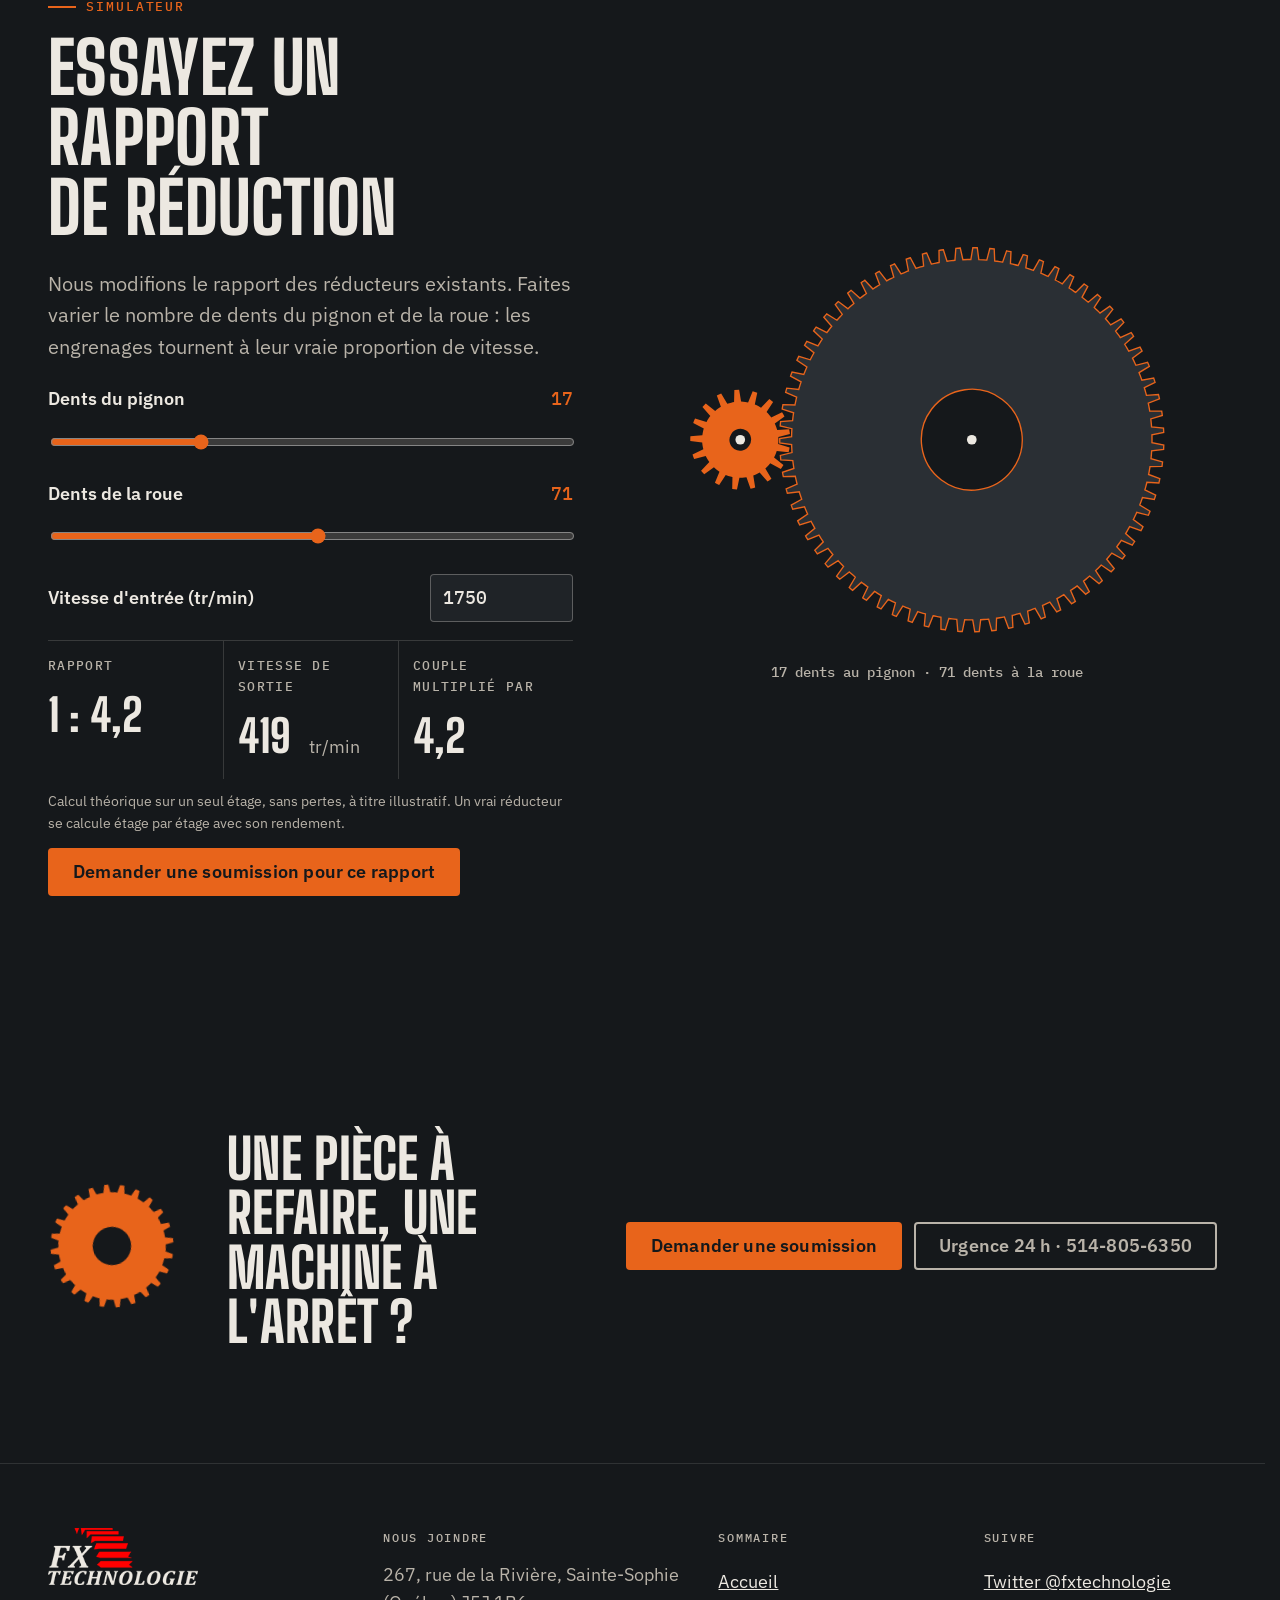
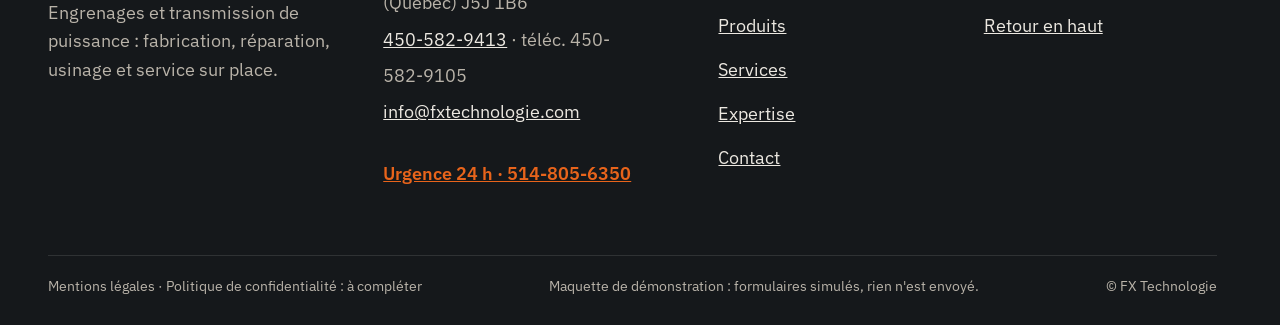
<file: produits.html>
<!doctype html>
<html lang="fr" data-v="2">
<head>
<meta charset="utf-8">
<meta name="viewport" content="width=device-width, initial-scale=1, viewport-fit=cover">
<title>Produits : engrenages, grandes couronnes, sécherie, réducteurs | FX Technologie</title>
<meta name="description" content="Engrenages selon les normes AGMA, couronnes segmentées jusqu&#39;à 320 po, engrenages de sécherie et réducteurs sur mesure.">
<meta name="robots" content="noindex, nofollow">
<link rel="canonical" href="https://fxtechnologie-maquette.vercel.app/produits">
<style>:root{--fond:#F0EDE8;--texte:#15181B;--voile-fond:#15181B;--ouverture-fond:#15181B;--menu-fond:#15181B}:root { --entete-h: 72px; --barres-h: 0px; } html { background: var(--fond); color: var(--texte); scrollbar-gutter: stable; } body { margin: 0; background: var(--fond); } html.js:not(.secours):not([data-arrivee="retour"]) [data-anime] { opacity: 0; } html.js:not(.secours):not([data-arrivee="retour"]) [data-anime].vu { opacity: 1; } [data-voile] { position: fixed; inset: 0; z-index: 900; background: var(--voile-fond); transform: translateY(100%); visibility: hidden; pointer-events: none; } html[data-arrivee="voile"]:not(.voile-leve):not(.secours) [data-voile] { transform: none; visibility: visible; } html.secours [data-voile] { visibility: hidden !important; } .ouverture-panneau { position: fixed; inset: 0; z-index: 850; display: none; place-content: center; justify-items: center; background: var(--ouverture-fond, var(--voile-fond)); color: var(--fond); text-align: center; } html.js[data-arrivee="intro"]:not(.secours):not(.intro-finie) .ouverture-panneau { display: grid; } html.defilement-bloque, html.defilement-bloque body, html.js[data-arrivee="intro"]:not(.secours):not(.intro-finie), html.js[data-arrivee="intro"]:not(.secours):not(.intro-finie) body, html[data-arrivee="voile"]:not(.voile-leve):not(.secours), html[data-arrivee="voile"]:not(.voile-leve):not(.secours) body { overflow: hidden; } html.js[data-arrivee="intro"]:not(.secours):not(.intro-finie) { background-color: var(--ouverture-fond, var(--voile-fond)); } html[data-arrivee="voile"]:not(.voile-leve):not(.secours) { background-color: var(--voile-fond); }</style>
<script>(function () {
var d = document.documentElement, ss = null, ls = null;
try { ss = window.sessionStorage; ls = window.localStorage; } catch (e) {}
d.classList.add('js');
var nav = performance.getEntriesByType ? performance.getEntriesByType('navigation')[0] : null;
var type = nav ? nav.type : 'navigate';
var depart = null;
try { depart = JSON.parse(ss.getItem('socle:depart') || 'null'); ss.removeItem('socle:depart'); } catch (e) {}
if (depart && !(Date.now() - depart.t < 15000)) depart = null;
var mode = type === 'back_forward' ? 'retour' : type === 'reload' ? 'intro' : depart ? 'voile' : 'intro';
d.setAttribute('data-arrivee', mode);
if (mode === 'voile' && depart.couleur) d.style.setProperty('--voile-fond', depart.couleur);
if (type === 'reload' && 'scrollRestoration' in history) {
history.scrollRestoration = 'manual';
}
try {
var choisie = ls && ls.getItem('socle:langue');
var langue = (d.lang || '').slice(0, 2);
if (choisie && choisie !== langue && type === 'navigate' && !depart) {
var alt = document.querySelector('link[rel="alternate"][hreflang="' + choisie + '"]');
if (alt) location.replace(new URL(alt.href).pathname + location.search + location.hash);
}
} catch (e) {}
setTimeout(function () { if (!d.classList.contains('demarre')) d.classList.add('secours'); }, 2000);
})();</script>
<link rel="preload" href="/assets/fonts/bsd-800.woff2" as="font" type="font/woff2" crossorigin>
<link rel="preload" href="/assets/fonts/plex-400.woff2" as="font" type="font/woff2" crossorigin>
<link rel="stylesheet" href="/assets/css/socle.css?v=2">
<link rel="stylesheet" href="/assets/css/site.css?v=2">
<link rel="modulepreload" href="/assets/js/site.js?v=2">
<link rel="modulepreload" href="/assets/js/socle/index.js?v=2">
<script src="/assets/vendor/gsap.min.js" defer></script>
<script src="/assets/vendor/ScrollTrigger.min.js" defer></script>
<script src="/assets/vendor/SplitText.min.js" defer></script>
<script type="module" src="/assets/js/site.js?v=2"></script>
<meta name="theme-color" content="#15181B">
<link rel="icon" href="/assets/images/favicon.svg" type="image/svg+xml">
<link rel="apple-touch-icon" href="/assets/images/apple-touch-icon.png">
<meta property="og:type" content="website">
<meta property="og:site_name" content="FX Technologie">
<meta property="og:locale" content="fr_FR">
<meta property="og:title" content="Produits : engrenages, grandes couronnes, sécherie, réducteurs | FX Technologie">
<meta property="og:description" content="Engrenages selon les normes AGMA, couronnes segmentées jusqu&#39;à 320 po, engrenages de sécherie et réducteurs sur mesure.">
<meta property="og:url" content="https://fxtechnologie-maquette.vercel.app/produits">
<meta property="og:image" content="https://fxtechnologie-maquette.vercel.app/assets/partage/produits-fr.jpg">
<meta property="og:image:width" content="1200">
<meta property="og:image:height" content="630">
<meta property="og:image:alt" content="Produits FX Technologie : engrenage à double hélice">
<meta name="twitter:card" content="summary_large_image">
<script type="application/ld+json">{"@context":"https://schema.org","@type":"LocalBusiness","name":"FX Technologie","url":"https://fxtechnologie-maquette.vercel.app/","description":"Fabrication, réparation et usinage d'engrenages et de composants de transmission de puissance.","telephone":"+1-450-582-9413","faxNumber":"+1-450-582-9105","email":"info@fxtechnologie.com","address":{"@type":"PostalAddress","streetAddress":"267, rue de la Rivière","addressLocality":"Sainte-Sophie","addressRegion":"QC","postalCode":"J5J 1B6","addressCountry":"CA"},"sameAs":["https://twitter.com/fxtechnologie"]}</script>
</head>
<body id="haut">
<div data-voile data-forme="iris" aria-hidden="true"><div class="voile-contenu"><svg class="voile-roue" viewBox="0 0 100 100" aria-hidden="true"><path d="M89.00 50.00 A39.00 39.00 0 0 1 88.95 52.04 L95.84 53.85 A46.00 46.00 0 0 1 95.47 56.96 L88.35 57.11 A39.00 39.00 0 0 1 87.67 60.09 A39.00 39.00 0 0 1 87.09 62.05 L93.28 65.58 A46.00 46.00 0 0 1 92.12 68.49 L85.20 66.79 A39.00 39.00 0 0 1 83.77 69.50 A39.00 39.00 0 0 1 82.71 71.24 L87.77 76.25 A46.00 46.00 0 0 1 85.90 78.76 L79.66 75.33 A39.00 39.00 0 0 1 77.58 77.58 A39.00 39.00 0 0 1 76.10 78.98 L79.69 85.13 A46.00 46.00 0 0 1 77.23 87.07 L72.09 82.14 A39.00 39.00 0 0 1 69.50 83.77 A39.00 39.00 0 0 1 67.71 84.75 L69.59 91.62 A46.00 46.00 0 0 1 66.71 92.86 L63.02 86.76 A39.00 39.00 0 0 1 60.09 87.67 A39.00 39.00 0 0 1 58.11 88.15 L58.15 95.27 A46.00 46.00 0 0 1 55.05 95.72 L53.06 88.88 A39.00 39.00 0 0 1 50.00 89.00 A39.00 39.00 0 0 1 47.96 88.95 L46.15 95.84 A46.00 46.00 0 0 1 43.04 95.47 L42.89 88.35 A39.00 39.00 0 0 1 39.91 87.67 A39.00 39.00 0 0 1 37.95 87.09 L34.42 93.28 A46.00 46.00 0 0 1 31.51 92.12 L33.21 85.20 A39.00 39.00 0 0 1 30.50 83.77 A39.00 39.00 0 0 1 28.76 82.71 L23.75 87.77 A46.00 46.00 0 0 1 21.24 85.90 L24.67 79.66 A39.00 39.00 0 0 1 22.42 77.58 A39.00 39.00 0 0 1 21.02 76.10 L14.87 79.69 A46.00 46.00 0 0 1 12.93 77.23 L17.86 72.09 A39.00 39.00 0 0 1 16.23 69.50 A39.00 39.00 0 0 1 15.25 67.71 L8.38 69.59 A46.00 46.00 0 0 1 7.14 66.71 L13.24 63.02 A39.00 39.00 0 0 1 12.33 60.09 A39.00 39.00 0 0 1 11.85 58.11 L4.73 58.15 A46.00 46.00 0 0 1 4.28 55.05 L11.12 53.06 A39.00 39.00 0 0 1 11.00 50.00 A39.00 39.00 0 0 1 11.05 47.96 L4.16 46.15 A46.00 46.00 0 0 1 4.53 43.04 L11.65 42.89 A39.00 39.00 0 0 1 12.33 39.91 A39.00 39.00 0 0 1 12.91 37.95 L6.72 34.42 A46.00 46.00 0 0 1 7.88 31.51 L14.80 33.21 A39.00 39.00 0 0 1 16.23 30.50 A39.00 39.00 0 0 1 17.29 28.76 L12.23 23.75 A46.00 46.00 0 0 1 14.10 21.24 L20.34 24.67 A39.00 39.00 0 0 1 22.42 22.42 A39.00 39.00 0 0 1 23.90 21.02 L20.31 14.87 A46.00 46.00 0 0 1 22.77 12.93 L27.91 17.86 A39.00 39.00 0 0 1 30.50 16.23 A39.00 39.00 0 0 1 32.29 15.25 L30.41 8.38 A46.00 46.00 0 0 1 33.29 7.14 L36.98 13.24 A39.00 39.00 0 0 1 39.91 12.33 A39.00 39.00 0 0 1 41.89 11.85 L41.85 4.73 A46.00 46.00 0 0 1 44.95 4.28 L46.94 11.12 A39.00 39.00 0 0 1 50.00 11.00 A39.00 39.00 0 0 1 52.04 11.05 L53.85 4.16 A46.00 46.00 0 0 1 56.96 4.53 L57.11 11.65 A39.00 39.00 0 0 1 60.09 12.33 A39.00 39.00 0 0 1 62.05 12.91 L65.58 6.72 A46.00 46.00 0 0 1 68.49 7.88 L66.79 14.80 A39.00 39.00 0 0 1 69.50 16.23 A39.00 39.00 0 0 1 71.24 17.29 L76.25 12.23 A46.00 46.00 0 0 1 78.76 14.10 L75.33 20.34 A39.00 39.00 0 0 1 77.58 22.42 A39.00 39.00 0 0 1 78.98 23.90 L85.13 20.31 A46.00 46.00 0 0 1 87.07 22.77 L82.14 27.91 A39.00 39.00 0 0 1 83.77 30.50 A39.00 39.00 0 0 1 84.75 32.29 L91.62 30.41 A46.00 46.00 0 0 1 92.86 33.29 L86.76 36.98 A39.00 39.00 0 0 1 87.67 39.91 A39.00 39.00 0 0 1 88.15 41.89 L95.27 41.85 A46.00 46.00 0 0 1 95.72 44.95 L88.88 46.94 A39.00 39.00 0 0 1 89.00 50.00Z M62.00 50.00 A12.00 12.00 0 1 0 38.00 50.00 A12.00 12.00 0 1 0 62.00 50.00Z"/></svg><span data-voile-libelle>Produits</span></div></div>
<div class="ouverture-panneau" data-ouverture aria-hidden="true">
  <div class="ouverture-train">
    <svg class="ouverture-roue" viewBox="0 0 400 400"><path d="M378.00 200.00 A178.00 178.00 0 0 1 377.91 205.59 L395.75 209.85 A196.00 196.00 0 0 1 395.19 217.83 L376.93 219.53 A178.00 178.00 0 0 1 375.81 227.85 A178.00 178.00 0 0 1 374.85 233.35 L391.80 240.35 A196.00 196.00 0 0 1 389.99 248.15 L371.69 246.97 A178.00 178.00 0 0 1 369.29 255.01 A178.00 178.00 0 0 1 367.48 260.30 L383.13 269.86 A196.00 196.00 0 0 1 380.12 277.28 L362.23 273.25 A178.00 178.00 0 0 1 358.60 280.81 A178.00 178.00 0 0 1 355.98 285.75 L369.95 297.64 A196.00 196.00 0 0 1 365.82 304.50 L348.77 297.73 A178.00 178.00 0 0 1 344.01 304.63 A178.00 178.00 0 0 1 340.65 309.10 L352.58 323.03 A196.00 196.00 0 0 1 347.43 329.15 L331.65 319.80 A178.00 178.00 0 0 1 325.87 325.87 A178.00 178.00 0 0 1 321.85 329.76 L331.45 345.38 A196.00 196.00 0 0 1 325.41 350.63 L311.29 338.92 A178.00 178.00 0 0 1 304.63 344.01 A178.00 178.00 0 0 1 300.05 347.22 L307.09 364.16 A196.00 196.00 0 0 1 300.30 368.39 L288.19 354.62 A178.00 178.00 0 0 1 280.81 358.60 A178.00 178.00 0 0 1 275.79 361.06 L280.10 378.89 A196.00 196.00 0 0 1 272.72 382.01 L262.92 366.51 A178.00 178.00 0 0 1 255.01 369.29 A178.00 178.00 0 0 1 249.66 370.93 L251.12 389.21 A196.00 196.00 0 0 1 243.36 391.14 L236.10 374.30 A178.00 178.00 0 0 1 227.85 375.81 A178.00 178.00 0 0 1 222.31 376.60 L220.90 394.88 A196.00 196.00 0 0 1 212.92 395.57 L208.38 377.80 A178.00 178.00 0 0 1 200.00 378.00 A178.00 178.00 0 0 1 194.41 377.91 L190.15 395.75 A196.00 196.00 0 0 1 182.17 395.19 L180.47 376.93 A178.00 178.00 0 0 1 172.15 375.81 A178.00 178.00 0 0 1 166.65 374.85 L159.65 391.80 A196.00 196.00 0 0 1 151.85 389.99 L153.03 371.69 A178.00 178.00 0 0 1 144.99 369.29 A178.00 178.00 0 0 1 139.70 367.48 L130.14 383.13 A196.00 196.00 0 0 1 122.72 380.12 L126.75 362.23 A178.00 178.00 0 0 1 119.19 358.60 A178.00 178.00 0 0 1 114.25 355.98 L102.36 369.95 A196.00 196.00 0 0 1 95.50 365.82 L102.27 348.77 A178.00 178.00 0 0 1 95.37 344.01 A178.00 178.00 0 0 1 90.90 340.65 L76.97 352.58 A196.00 196.00 0 0 1 70.85 347.43 L80.20 331.65 A178.00 178.00 0 0 1 74.13 325.87 A178.00 178.00 0 0 1 70.24 321.85 L54.62 331.45 A196.00 196.00 0 0 1 49.37 325.41 L61.08 311.29 A178.00 178.00 0 0 1 55.99 304.63 A178.00 178.00 0 0 1 52.78 300.05 L35.84 307.09 A196.00 196.00 0 0 1 31.61 300.30 L45.38 288.19 A178.00 178.00 0 0 1 41.40 280.81 A178.00 178.00 0 0 1 38.94 275.79 L21.11 280.10 A196.00 196.00 0 0 1 17.99 272.72 L33.49 262.92 A178.00 178.00 0 0 1 30.71 255.01 A178.00 178.00 0 0 1 29.07 249.66 L10.79 251.12 A196.00 196.00 0 0 1 8.86 243.36 L25.70 236.10 A178.00 178.00 0 0 1 24.19 227.85 A178.00 178.00 0 0 1 23.40 222.31 L5.12 220.90 A196.00 196.00 0 0 1 4.43 212.92 L22.20 208.38 A178.00 178.00 0 0 1 22.00 200.00 A178.00 178.00 0 0 1 22.09 194.41 L4.25 190.15 A196.00 196.00 0 0 1 4.81 182.17 L23.07 180.47 A178.00 178.00 0 0 1 24.19 172.15 A178.00 178.00 0 0 1 25.15 166.65 L8.20 159.65 A196.00 196.00 0 0 1 10.01 151.85 L28.31 153.03 A178.00 178.00 0 0 1 30.71 144.99 A178.00 178.00 0 0 1 32.52 139.70 L16.87 130.14 A196.00 196.00 0 0 1 19.88 122.72 L37.77 126.75 A178.00 178.00 0 0 1 41.40 119.19 A178.00 178.00 0 0 1 44.02 114.25 L30.05 102.36 A196.00 196.00 0 0 1 34.18 95.50 L51.23 102.27 A178.00 178.00 0 0 1 55.99 95.37 A178.00 178.00 0 0 1 59.35 90.90 L47.42 76.97 A196.00 196.00 0 0 1 52.57 70.85 L68.35 80.20 A178.00 178.00 0 0 1 74.13 74.13 A178.00 178.00 0 0 1 78.15 70.24 L68.55 54.62 A196.00 196.00 0 0 1 74.59 49.37 L88.71 61.08 A178.00 178.00 0 0 1 95.37 55.99 A178.00 178.00 0 0 1 99.95 52.78 L92.91 35.84 A196.00 196.00 0 0 1 99.70 31.61 L111.81 45.38 A178.00 178.00 0 0 1 119.19 41.40 A178.00 178.00 0 0 1 124.21 38.94 L119.90 21.11 A196.00 196.00 0 0 1 127.28 17.99 L137.08 33.49 A178.00 178.00 0 0 1 144.99 30.71 A178.00 178.00 0 0 1 150.34 29.07 L148.88 10.79 A196.00 196.00 0 0 1 156.64 8.86 L163.90 25.70 A178.00 178.00 0 0 1 172.15 24.19 A178.00 178.00 0 0 1 177.69 23.40 L179.10 5.12 A196.00 196.00 0 0 1 187.08 4.43 L191.62 22.20 A178.00 178.00 0 0 1 200.00 22.00 A178.00 178.00 0 0 1 205.59 22.09 L209.85 4.25 A196.00 196.00 0 0 1 217.83 4.81 L219.53 23.07 A178.00 178.00 0 0 1 227.85 24.19 A178.00 178.00 0 0 1 233.35 25.15 L240.35 8.20 A196.00 196.00 0 0 1 248.15 10.01 L246.97 28.31 A178.00 178.00 0 0 1 255.01 30.71 A178.00 178.00 0 0 1 260.30 32.52 L269.86 16.87 A196.00 196.00 0 0 1 277.28 19.88 L273.25 37.77 A178.00 178.00 0 0 1 280.81 41.40 A178.00 178.00 0 0 1 285.75 44.02 L297.64 30.05 A196.00 196.00 0 0 1 304.50 34.18 L297.73 51.23 A178.00 178.00 0 0 1 304.63 55.99 A178.00 178.00 0 0 1 309.10 59.35 L323.03 47.42 A196.00 196.00 0 0 1 329.15 52.57 L319.80 68.35 A178.00 178.00 0 0 1 325.87 74.13 A178.00 178.00 0 0 1 329.76 78.15 L345.38 68.55 A196.00 196.00 0 0 1 350.63 74.59 L338.92 88.71 A178.00 178.00 0 0 1 344.01 95.37 A178.00 178.00 0 0 1 347.22 99.95 L364.16 92.91 A196.00 196.00 0 0 1 368.39 99.70 L354.62 111.81 A178.00 178.00 0 0 1 358.60 119.19 A178.00 178.00 0 0 1 361.06 124.21 L378.89 119.90 A196.00 196.00 0 0 1 382.01 127.28 L366.51 137.08 A178.00 178.00 0 0 1 369.29 144.99 A178.00 178.00 0 0 1 370.93 150.34 L389.21 148.88 A196.00 196.00 0 0 1 391.14 156.64 L374.30 163.90 A178.00 178.00 0 0 1 375.81 172.15 A178.00 178.00 0 0 1 376.60 177.69 L394.88 179.10 A196.00 196.00 0 0 1 395.57 187.08 L377.80 191.62 A178.00 178.00 0 0 1 378.00 200.00Z M254.00 200.00 A54.00 54.00 0 1 0 146.00 200.00 A54.00 54.00 0 1 0 254.00 200.00Z"/><g class="ouverture-rayons"><circle cx="312.0" cy="200.0" r="30"/><circle cx="256.0" cy="297.0" r="30"/><circle cx="144.0" cy="297.0" r="30"/><circle cx="88.0" cy="200.0" r="30"/><circle cx="144.0" cy="103.0" r="30"/><circle cx="256.0" cy="103.0" r="30"/></g></svg>
    <svg class="ouverture-pignon" viewBox="0 0 160 160" data-ouverture-objet><path d="M141.00 80.00 A61.00 61.00 0 0 1 140.81 84.79 L157.38 89.78 A78.00 78.00 0 0 1 155.99 97.61 L138.71 96.56 A61.00 61.00 0 0 1 136.36 103.34 A61.00 61.00 0 0 1 134.35 107.69 L147.75 118.65 A78.00 78.00 0 0 1 143.46 125.35 L127.90 117.76 A61.00 61.00 0 0 1 123.13 123.13 A61.00 61.00 0 0 1 119.62 126.38 L127.81 141.63 A78.00 78.00 0 0 1 121.28 146.18 L109.81 133.22 A61.00 61.00 0 0 1 103.34 136.36 A61.00 61.00 0 0 1 98.85 138.01 L100.58 155.24 A78.00 78.00 0 0 1 92.81 156.94 L87.17 140.58 A61.00 61.00 0 0 1 80.00 141.00 A61.00 61.00 0 0 1 75.21 140.81 L70.22 157.38 A78.00 78.00 0 0 1 62.39 155.99 L63.44 138.71 A61.00 61.00 0 0 1 56.66 136.36 A61.00 61.00 0 0 1 52.31 134.35 L41.35 147.75 A78.00 78.00 0 0 1 34.65 143.46 L42.24 127.90 A61.00 61.00 0 0 1 36.87 123.13 A61.00 61.00 0 0 1 33.62 119.62 L18.37 127.81 A78.00 78.00 0 0 1 13.82 121.28 L26.78 109.81 A61.00 61.00 0 0 1 23.64 103.34 A61.00 61.00 0 0 1 21.99 98.85 L4.76 100.58 A78.00 78.00 0 0 1 3.06 92.81 L19.42 87.17 A61.00 61.00 0 0 1 19.00 80.00 A61.00 61.00 0 0 1 19.19 75.21 L2.62 70.22 A78.00 78.00 0 0 1 4.01 62.39 L21.29 63.44 A61.00 61.00 0 0 1 23.64 56.66 A61.00 61.00 0 0 1 25.65 52.31 L12.25 41.35 A78.00 78.00 0 0 1 16.54 34.65 L32.10 42.24 A61.00 61.00 0 0 1 36.87 36.87 A61.00 61.00 0 0 1 40.38 33.62 L32.19 18.37 A78.00 78.00 0 0 1 38.72 13.82 L50.19 26.78 A61.00 61.00 0 0 1 56.66 23.64 A61.00 61.00 0 0 1 61.15 21.99 L59.42 4.76 A78.00 78.00 0 0 1 67.19 3.06 L72.83 19.42 A61.00 61.00 0 0 1 80.00 19.00 A61.00 61.00 0 0 1 84.79 19.19 L89.78 2.62 A78.00 78.00 0 0 1 97.61 4.01 L96.56 21.29 A61.00 61.00 0 0 1 103.34 23.64 A61.00 61.00 0 0 1 107.69 25.65 L118.65 12.25 A78.00 78.00 0 0 1 125.35 16.54 L117.76 32.10 A61.00 61.00 0 0 1 123.13 36.87 A61.00 61.00 0 0 1 126.38 40.38 L141.63 32.19 A78.00 78.00 0 0 1 146.18 38.72 L133.22 50.19 A61.00 61.00 0 0 1 136.36 56.66 A61.00 61.00 0 0 1 138.01 61.15 L155.24 59.42 A78.00 78.00 0 0 1 156.94 67.19 L140.58 72.83 A61.00 61.00 0 0 1 141.00 80.00Z M98.00 80.00 A18.00 18.00 0 1 0 62.00 80.00 A18.00 18.00 0 1 0 98.00 80.00Z"/></svg>
  </div>
  <img class="ouverture-logo" src="/assets/images/logo-fx-clair.png" alt="" width="210" height="79">
  <p class="ouverture-ligne">Le spécialiste de l&#39;engrenage</p>
  <canvas class="ouverture-etincelles" width="600" height="400"></canvas>
</div>
<a class="evitement" href="#contenu">Aller au contenu</a>
<header data-entete>
  <div class="entete-rangee">
    <a class="entete-logo" href="/" aria-label="FX Technologie : Accueil" data-libelle="Accueil">
      <img src="/assets/images/logo-fx-clair.png" alt="FX Technologie" width="210" height="79">
    </a>
    <nav data-nav aria-label="Navigation principale">
      <ul><li><a href="/produits" data-libelle="Produits" aria-current="page">Produits</a></li><li><a href="/services" data-libelle="Services">Services</a></li><li><a href="/expertise" data-libelle="Expertise">Expertise</a></li><li><a href="/contact" data-libelle="Contact">Contact</a></li></ul>
    </nav>
    <div class="entete-actions">
      <a class="bouton" href="/contact#soumission" data-libelle="Contact">Demander une soumission</a>
      <button type="button" data-menu-bouton aria-controls="menu" aria-expanded="false" data-libelle-ouvrir="Menu" data-libelle-fermer="Fermer"><span data-libelle-bouton>Menu</span></button>
      <a class="menu-sansjs" href="#menu" data-menu-lien>Menu</a>
    </div>
  </div>
</header>
<script>/* Avant le premier affichage : rangées de la navigation (même règle que ajusterNav dans assets/js/socle/entete.js)
   et hauteur réelle de l'en-tête, pour que rien ne saute quand le JavaScript du site prend la main. */
(function () {
  var h = document.documentElement, u = document.querySelector('[data-nav] ul'), e = document.querySelector('[data-entete]');
  if (u) {
    var deborde = function () { return u.scrollWidth > u.clientWidth + 1; }, c = deborde();
    if (c && window.matchMedia('(min-width: 900px)').matches) {
      h.classList.add('nav-deux-rangees'); c = deborde();
      if (c) { h.classList.add('nav-deux-lignes'); var a = u.querySelector('a'); c = !a || u.getBoundingClientRect().height > a.getBoundingClientRect().height * 2.5; }
      if (c) h.classList.remove('nav-deux-rangees', 'nav-deux-lignes');
    }
    if (c) h.classList.add('nav-compacte');
  }
  if (e) h.style.setProperty('--entete-h', Math.round(e.getBoundingClientRect().height) + 'px');
})();</script>
<span id="menu-ferme" aria-hidden="true"></span>
<div id="menu" data-menu role="dialog" aria-modal="true" aria-label="Menu">
  <p class="menu-sansjs-fermer"><a href="#menu-ferme">Fermer</a></p>
  <ul><li style="--i:0"><a href="/" class="menu-lien" data-libelle="Accueil">Accueil</a></li><li style="--i:1"><a href="/produits" class="menu-lien" data-libelle="Produits" aria-current="page">Produits</a></li><li style="--i:2"><a href="/services" class="menu-lien" data-libelle="Services">Services</a></li><li style="--i:3"><a href="/expertise" class="menu-lien" data-libelle="Expertise">Expertise</a></li><li style="--i:4"><a href="/contact" class="menu-lien" data-libelle="Contact">Contact</a></li></ul>
  <p class="menu-urgence"><a class="bouton" href="tel:+15148056350">Urgence 24 h · 514-805-6350</a></p>
  <p class="menu-coord"><a href="tel:+14505829413">450-582-9413</a> · <a href="mailto:info@fxtechnologie.com">info@fxtechnologie.com</a></p>
</div>
<main id="contenu" tabindex="-1">
<section class="tete-scindee sombre" id="debut">
  <div class="tete-scindee-texte">
    <p class="surtitre" data-anime>Produits</p>
    <h1 class="tete-titre" data-anime="lignes">La pièce exacte, <em>à la bonne taille</em></h1>
    <p class="chapo" data-anime>Engrenages, grandes couronnes segmentées, engrenages de sécherie et réducteurs sur mesure, conçus et fabriqués selon les normes AGMA.</p>
    <div class="tete-actions" data-anime>
      <a href="/contact#soumission" class="bouton" data-libelle="Contact" data-action-principale data-survol="magnetique">Demander une soumission</a>
      <span class="tete-info" data-info-cle>Couronnes jusqu&#39;à 320 po</span>
    </div>
  </div>
  <figure class="media tete-scindee-media" data-grok data-iris-centre data-fx="parallaxe" data-fx-force="8" style="--cadrage:50% 50%">
  <picture><source media="(max-width: 760px) and (orientation: portrait)" srcset="/assets/images/grok/produits-ouverture-mobile-640.webp 640w, /assets/images/grok/produits-ouverture-mobile-1080.webp 1080w" sizes="(max-width: 760px) 100vw, 55vw">
    <img src="/assets/images/grok/produits-ouverture-1280.webp" srcset="/assets/images/grok/produits-ouverture-640.webp 640w, /assets/images/grok/produits-ouverture-1280.webp 1280w, /assets/images/grok/produits-ouverture-1920.webp 1920w" sizes="(max-width: 760px) 100vw, 55vw" alt="Engrenage à double hélice en chevrons sur un support d&#39;atelier" width="1280" height="720" fetchpriority="high" loading="eager" decoding="async">
  </picture><figcaption class="mention-ia">Illustration générée</figcaption>
</figure>
</section>
<nav class="sommaire-produits" aria-label="Sur cette page" data-sommaire>
  <ul class="conteneur"><li><a href="#engrenages" data-sans-transition><span>01</span>Engrenages</a></li><li><a href="#grande-couronne" data-sans-transition><span>02</span>Grande couronne</a></li><li><a href="#sechage" data-sans-transition><span>03</span>Engrenage de sécherie</a></li><li><a href="#reducteur" data-sans-transition><span>04</span>Réducteur sur mesure</a></li><li><a href="#rapport" data-sans-transition><span>05</span>Simulateur</a></li></ul>
</nav>
<section class="fiche clair" id="engrenages">
  <div class="conteneur fiche-grille">
    <div>
      <p class="surtitre" data-anime>01 · Produits</p>
      <h2 class="titre-section" data-anime="lignes">Engrenages</h2>
      <p class="chapo" data-anime>Nous taillons tous les grands types d&#39;engrenages, trempés et rectifiés au besoin, avec des contrôles de qualité à chaque étape.</p>
      <dl class="specs" data-anime="cascade">
        <div><dt>Types</dt><dd>Droits · Hélicoïdaux · Double hélice · Vis sans fin · Spiro-coniques · Couronnes · Engrenages de broche · Pignons de papetière</dd></div>
        <div><dt>Matériaux</dt><dd>Acier · Fonte · Bronze · Nylon</dd></div>
        <div><dt>AGMA</dt><dd>Fabrication selon les normes AGMA, contrôle de qualité à chaque étape.</dd></div>
      </dl>
    </div>
    <div class="mosaique" data-anime="cascade">
      <figure class="media mosaique-grande" data-grok style="--cadrage:50% 50%">
  <picture>
    <img src="/assets/images/grok/carte-engrenages-1600.webp" srcset="/assets/images/grok/carte-engrenages-480.webp 480w, /assets/images/grok/carte-engrenages-640.webp 640w, /assets/images/grok/carte-engrenages-1600.webp 1600w" sizes="(max-width: 760px) 100vw, 30vw" alt="Gros plan sur la denture d&#39;un engrenage hélicoïdal rectifié" width="1600" height="2000" loading="lazy" decoding="async">
  </picture><figcaption class="mention-ia">Illustration générée</figcaption>
</figure>
      <figure class="media " style="--cadrage:50% 50%;aspect-ratio:3 / 2">
  <picture>
    <img src="/assets/images/engrenage-helicoidal-800.webp" srcset="/assets/images/engrenage-helicoidal-480.webp 480w, /assets/images/engrenage-helicoidal-640.webp 640w, /assets/images/engrenage-helicoidal-800.webp 800w" sizes="(max-width: 760px) 50vw, 20vw" alt="Engrenages hélicoïdaux dans un carter ouvert" width="800" height="533" loading="lazy" decoding="async">
  </picture>
</figure>
      <figure class="media " style="--cadrage:50% 50%;aspect-ratio:3 / 2">
  <picture>
    <img src="/assets/images/engrenage-spiro-800.webp" srcset="/assets/images/engrenage-spiro-480.webp 480w, /assets/images/engrenage-spiro-640.webp 640w, /assets/images/engrenage-spiro-800.webp 800w" sizes="(max-width: 760px) 50vw, 20vw" alt="Engrenage spiro-conique" width="800" height="533" loading="lazy" decoding="async">
  </picture>
</figure>
      <figure class="media " style="--cadrage:50% 50%;aspect-ratio:3 / 2">
  <picture>
    <img src="/assets/images/couronne-bronze-640.webp" srcset="/assets/images/couronne-bronze-480.webp 480w, /assets/images/couronne-bronze-640.webp 640w" sizes="(max-width: 760px) 50vw, 20vw" alt="Couronne en bronze pour vis sans fin" width="640" height="426" loading="lazy" decoding="async">
  </picture>
</figure>
      <figure class="media " style="--cadrage:50% 50%;aspect-ratio:3 / 2">
  <picture>
    <img src="/assets/images/pignon-800.webp" srcset="/assets/images/pignon-480.webp 480w, /assets/images/pignon-640.webp 640w, /assets/images/pignon-800.webp 800w" sizes="(max-width: 760px) 50vw, 20vw" alt="Arbres-pignons usinés" width="800" height="534" loading="lazy" decoding="async">
  </picture>
</figure>
    </div>
  </div>
</section>
<section class="fiche fiche-couronne sombre" id="grande-couronne">
  <div class="conteneur fiche-grille fiche-grille--inverse">
    <figure class="media fiche-media-haute" data-grok data-anime="rideau" style="--cadrage:50% 50%">
  <picture>
    <img src="/assets/images/grok/carte-couronne-1600.webp" srcset="/assets/images/grok/carte-couronne-480.webp 480w, /assets/images/grok/carte-couronne-640.webp 640w, /assets/images/grok/carte-couronne-1600.webp 1600w" sizes="(max-width: 760px) 100vw, 40vw" alt="Couronne segmentée posée sur des cales dans un atelier" width="1600" height="2000" loading="lazy" decoding="async">
  </picture><figcaption class="mention-ia">Illustration générée</figcaption>
</figure>
    <div>
      <p class="surtitre" data-anime>02 · Produits</p>
      <h2 class="titre-section" data-anime="lignes">Grande couronne</h2>
      <p data-anime>Une couronne dentée conçue pour les fours rotatifs, les tambours et les broyeurs à billes : mines, cimenteries, aciéries, secteur pétrolier. Sa conception en segments change tout à l&#39;installation.</p>
      <div class="cap" data-effet="capacites">
        <div class="cap-ligne">
          <p class="cap-type">Droit</p>
          <p class="cap-val">Diamètre max <strong>320&nbsp;po · 8,13&nbsp;m</strong></p>
          <p class="cap-val">Largeur de face <strong>50,4&nbsp;po · 1,28&nbsp;m</strong></p>
          <div class="cap-barre" aria-hidden="true"><span style="--f:0.586"></span></div>
        </div><div class="cap-ligne">
          <p class="cap-type">Hélicoïdal simple</p>
          <p class="cap-val">Diamètre max <strong>selon le projet</strong></p>
          <p class="cap-val">Largeur de face <strong>43,5&nbsp;po · 1,10&nbsp;m</strong></p>
          <div class="cap-barre" aria-hidden="true"><span style="--f:0.506"></span></div>
        </div><div class="cap-ligne">
          <p class="cap-type">Double hélice</p>
          <p class="cap-val">Diamètre max <strong>320&nbsp;po · 8,13&nbsp;m</strong></p>
          <p class="cap-val">Largeur de face <strong>86&nbsp;po · 2,18&nbsp;m</strong></p>
          <div class="cap-barre" aria-hidden="true"><span style="--f:1.000"></span></div>
        </div>
      </div>
      <p class="surtitre surtitre--petit">Pourquoi segmentée</p>
      <ul class="coches coches--deux" data-anime="cascade"><li>Expédition facilitée</li><li>Installation plus simple</li><li>Coût inférieur à une couronne d&#39;une pièce</li><li>Peu de pièces de rechange</li><li>Remplacement facile d&#39;un segment</li></ul>
      <div class="vignettes" data-anime="cascade">
        <figure class="media " style="--cadrage:50% 50%;aspect-ratio:3 / 2">
  <picture>
    <img src="/assets/images/couronne-segments-800.webp" srcset="/assets/images/couronne-segments-480.webp 480w, /assets/images/couronne-segments-640.webp 640w, /assets/images/couronne-segments-800.webp 800w" sizes="200px" alt="Segments de grande couronne" width="800" height="533" loading="lazy" decoding="async">
  </picture>
</figure>
        <figure class="media " style="--cadrage:50% 50%;aspect-ratio:3 / 2">
  <picture>
    <img src="/assets/images/engrenage-grand-800.webp" srcset="/assets/images/engrenage-grand-480.webp 480w, /assets/images/engrenage-grand-640.webp 640w, /assets/images/engrenage-grand-800.webp 800w" sizes="200px" alt="Engrenages de grande taille à l&#39;atelier" width="800" height="534" loading="lazy" decoding="async">
  </picture>
</figure>
      </div>
    </div>
  </div>
</section>
<section class="fiche clair" id="sechage">
  <div class="conteneur fiche-sechage">
    <figure class="media sechage-media" data-fx="parallaxe" style="--cadrage:50% 50%;aspect-ratio:4 / 5">
  <picture>
    <img src="/assets/images/produit-secherie-1600.webp" srcset="/assets/images/produit-secherie-480.webp 480w, /assets/images/produit-secherie-640.webp 640w, /assets/images/produit-secherie-1600.webp 1600w" sizes="(max-width: 760px) 100vw, 45vw" alt="Engrenage de sécherie en fonte, moyeu usiné" width="1600" height="2000" loading="lazy" decoding="async">
  </picture>
</figure>
    <div>
      <p class="surtitre" data-anime>03 · Produits</p>
      <h2 class="titre-section" data-anime="lignes">Engrenage de sécherie</h2>
      <p class="chapo" data-anime>Pour les sections de sécherie des machines à papier : engrenages de séchoirs, réducteurs montés sur arbre et réducteurs intégrés spéciaux. Tous les types d&#39;engrenages de rouleaux, en fonte ductile ou en nylon.</p>
      <ul class="coches" data-anime="cascade"><li>Fonte ductile ou nylon</li><li>Réducteurs montés sur arbre</li><li>Réducteurs intégrés spéciaux</li></ul>
      <div class="vignettes" data-anime="cascade">
        <figure class="media " style="--cadrage:50% 50%;aspect-ratio:3 / 2">
  <picture>
    <img src="/assets/images/secherie-nylon-800.webp" srcset="/assets/images/secherie-nylon-480.webp 480w, /assets/images/secherie-nylon-640.webp 640w, /assets/images/secherie-nylon-800.webp 800w" sizes="220px" alt="Engrenages de sécherie en nylon" width="800" height="534" loading="lazy" decoding="async">
  </picture>
</figure>
        <figure class="media " style="--cadrage:50% 50%;aspect-ratio:3 / 2">
  <picture>
    <img src="/assets/images/sechage-machine-800.webp" srcset="/assets/images/sechage-machine-480.webp 480w, /assets/images/sechage-machine-640.webp 640w, /assets/images/sechage-machine-800.webp 800w" sizes="220px" alt="Entraînement par engrenages d&#39;une section de sécherie" width="800" height="533" loading="lazy" decoding="async">
  </picture>
</figure>
      </div>
    </div>
  </div>
</section>
<section class="fiche fiche-reducteur clair" id="reducteur">
  <div class="conteneur fiche-grille">
    <div>
      <p class="surtitre" data-anime>04 · Produits</p>
      <h2 class="titre-section" data-anime="lignes">Réducteur sur mesure</h2>
      <p class="chapo" data-anime>Une boîte de réduction fabriquée selon vos spécifications, qui prend exactement la place de l&#39;unité en place : pas de modification de la machine.</p>
      <ul class="coches" data-anime="cascade"><li>Remplacement exact de l&#39;unité existante</li><li>Bruit réduit</li><li>Puissances thermiques élevées</li></ul>
      <p class="encart" data-anime>Votre réducteur est à réparer plutôt qu&#39;à remplacer ? <a href="/services#reparer" class="lien-fleche" data-libelle="Services">Réparation de boîtes de vitesses</a></p>
    </div>
    <div class="duo" data-anime="cascade">
      <figure class="media " data-fx="zoom" style="--cadrage:50% 50%;aspect-ratio:2 / 3">
  <picture>
    <img src="/assets/images/reducteur-portrait-784.webp" srcset="/assets/images/reducteur-portrait-480.webp 480w, /assets/images/reducteur-portrait-640.webp 640w, /assets/images/reducteur-portrait-784.webp 784w" sizes="(max-width: 760px) 50vw, 22vw" alt="Carter de réducteur remis à neuf" width="784" height="1176" loading="lazy" decoding="async">
  </picture>
</figure>
      <figure class="media " style="--cadrage:50% 50%;aspect-ratio:3 / 4">
  <picture>
    <img src="/assets/images/drop-in-1600.webp" srcset="/assets/images/drop-in-480.webp 480w, /assets/images/drop-in-640.webp 640w, /assets/images/drop-in-1600.webp 1600w" sizes="(max-width: 760px) 50vw, 22vw" alt="Réducteur de remplacement exact, prêt à poser" width="1600" height="1066" loading="lazy" decoding="async">
  </picture>
</figure>
    </div>
  </div>
</section>
<section class="rapport sombre" id="rapport" data-effet="simulateur-rapport">
  <div class="conteneur rapport-grille">
    <div class="rapport-texte">
      <p class="surtitre" data-anime>Simulateur</p>
      <h2 class="titre-section" data-anime="lignes">Essayez un rapport de réduction</h2>
      <p class="chapo" data-anime>Nous modifions le rapport des réducteurs existants. Faites varier le nombre de dents du pignon et de la roue : les engrenages tournent à leur vraie proportion de vitesse.</p>
      <form class="rapport-reglages" data-rapport action="#" onsubmit="return false">
        <div class="reglage"><label for="r-z1">Dents du pignon</label><input id="r-z1" type="range" min="8" max="40" step="1" value="17" data-z1><output for="r-z1" data-z1-val>17</output></div>
        <div class="reglage"><label for="r-z2">Dents de la roue</label><input id="r-z2" type="range" min="20" max="120" step="1" value="71" data-z2><output for="r-z2" data-z2-val>71</output></div>
        <div class="reglage reglage--nombre"><label for="r-n">Vitesse d&#39;entrée (tr/min)</label><input id="r-n" type="number" min="100" max="3600" step="50" value="1750" inputmode="numeric" data-n></div>
      </form>
      <dl class="rapport-resultats" aria-live="polite">
        <div><dt>Rapport</dt><dd><span class="rapport-valeur" data-i>1 : 4,2</span></dd></div>
        <div><dt>Vitesse de sortie</dt><dd><span class="rapport-valeur" data-n2>419</span> tr/min</dd></div>
        <div><dt>Couple multiplié par</dt><dd><span class="rapport-valeur" data-c>4,2</span></dd></div>
      </dl>
      <p class="note">Calcul théorique sur un seul étage, sans pertes, à titre illustratif. Un vrai réducteur se calcule étage par étage avec son rendement.</p>
      <p><a href="/contact?besoin=fabrication&amp;piece=reducteur&amp;rapport=4,2#soumission" class="bouton" data-libelle="Contact" data-rapport-lien data-survol="magnetique">Demander une soumission pour ce rapport</a></p>
    </div>
    <figure class="rapport-visuel" data-visuel>
      <svg viewBox="0 0 600 440" class="rapport-svg" role="img" aria-label="Pignon et roue qui s&#39;engrènent, à la proportion choisie">
        <g class="rapport-roue"><path d="" fill-rule="evenodd"/></g>
        <g class="rapport-pignon"><path d="" fill-rule="evenodd"/></g>
        <circle class="rapport-axe rapport-axe-1" r="5"/><circle class="rapport-axe rapport-axe-2" r="5"/>
      </svg>
      <figcaption class="rapport-legende"><span data-leg-z1>17</span> dents au pignon · <span data-leg-z2>71</span> dents à la roue</figcaption>
    </figure>
  </div>
</section>
<section class="appel appel--court sombre" id="appel">
  <div class="conteneur appel-ligne">
    <svg class="appel-roue-court" viewBox="0 0 200 200" data-roue-defilement data-effet="roue-appel" aria-hidden="true"><path d="M184.00 100.00 A84.00 84.00 0 0 1 183.88 104.40 L195.66 108.03 A96.00 96.00 0 0 1 194.90 114.52 L182.59 115.31 A84.00 84.00 0 0 1 181.14 121.74 A84.00 84.00 0 0 1 179.89 125.96 L190.32 132.52 A96.00 96.00 0 0 1 187.90 138.59 L175.82 136.16 A84.00 84.00 0 0 1 172.75 142.00 A84.00 84.00 0 0 1 170.45 145.75 L178.83 154.79 A96.00 96.00 0 0 1 174.92 160.02 L163.87 154.55 A84.00 84.00 0 0 1 159.40 159.40 A84.00 84.00 0 0 1 156.21 162.42 L161.96 173.32 A96.00 96.00 0 0 1 156.83 177.37 L147.58 169.23 A84.00 84.00 0 0 1 142.00 172.75 A84.00 84.00 0 0 1 138.14 174.84 L140.87 186.86 A96.00 96.00 0 0 1 134.87 189.44 L128.04 179.18 A84.00 84.00 0 0 1 121.74 181.14 A84.00 84.00 0 0 1 117.46 182.16 L117.00 194.48 A96.00 96.00 0 0 1 110.53 195.42 L106.59 183.74 A84.00 84.00 0 0 1 100.00 184.00 A84.00 84.00 0 0 1 95.60 183.88 L91.97 195.66 A96.00 96.00 0 0 1 85.48 194.90 L84.69 182.59 A84.00 84.00 0 0 1 78.26 181.14 A84.00 84.00 0 0 1 74.04 179.89 L67.48 190.32 A96.00 96.00 0 0 1 61.41 187.90 L63.84 175.82 A84.00 84.00 0 0 1 58.00 172.75 A84.00 84.00 0 0 1 54.25 170.45 L45.21 178.83 A96.00 96.00 0 0 1 39.98 174.92 L45.45 163.87 A84.00 84.00 0 0 1 40.60 159.40 A84.00 84.00 0 0 1 37.58 156.21 L26.68 161.96 A96.00 96.00 0 0 1 22.63 156.83 L30.77 147.58 A84.00 84.00 0 0 1 27.25 142.00 A84.00 84.00 0 0 1 25.16 138.14 L13.14 140.87 A96.00 96.00 0 0 1 10.56 134.87 L20.82 128.04 A84.00 84.00 0 0 1 18.86 121.74 A84.00 84.00 0 0 1 17.84 117.46 L5.52 117.00 A96.00 96.00 0 0 1 4.58 110.53 L16.26 106.59 A84.00 84.00 0 0 1 16.00 100.00 A84.00 84.00 0 0 1 16.12 95.60 L4.34 91.97 A96.00 96.00 0 0 1 5.10 85.48 L17.41 84.69 A84.00 84.00 0 0 1 18.86 78.26 A84.00 84.00 0 0 1 20.11 74.04 L9.68 67.48 A96.00 96.00 0 0 1 12.10 61.41 L24.18 63.84 A84.00 84.00 0 0 1 27.25 58.00 A84.00 84.00 0 0 1 29.55 54.25 L21.17 45.21 A96.00 96.00 0 0 1 25.08 39.98 L36.13 45.45 A84.00 84.00 0 0 1 40.60 40.60 A84.00 84.00 0 0 1 43.79 37.58 L38.04 26.68 A96.00 96.00 0 0 1 43.17 22.63 L52.42 30.77 A84.00 84.00 0 0 1 58.00 27.25 A84.00 84.00 0 0 1 61.86 25.16 L59.13 13.14 A96.00 96.00 0 0 1 65.13 10.56 L71.96 20.82 A84.00 84.00 0 0 1 78.26 18.86 A84.00 84.00 0 0 1 82.54 17.84 L83.00 5.52 A96.00 96.00 0 0 1 89.47 4.58 L93.41 16.26 A84.00 84.00 0 0 1 100.00 16.00 A84.00 84.00 0 0 1 104.40 16.12 L108.03 4.34 A96.00 96.00 0 0 1 114.52 5.10 L115.31 17.41 A84.00 84.00 0 0 1 121.74 18.86 A84.00 84.00 0 0 1 125.96 20.11 L132.52 9.68 A96.00 96.00 0 0 1 138.59 12.10 L136.16 24.18 A84.00 84.00 0 0 1 142.00 27.25 A84.00 84.00 0 0 1 145.75 29.55 L154.79 21.17 A96.00 96.00 0 0 1 160.02 25.08 L154.55 36.13 A84.00 84.00 0 0 1 159.40 40.60 A84.00 84.00 0 0 1 162.42 43.79 L173.32 38.04 A96.00 96.00 0 0 1 177.37 43.17 L169.23 52.42 A84.00 84.00 0 0 1 172.75 58.00 A84.00 84.00 0 0 1 174.84 61.86 L186.86 59.13 A96.00 96.00 0 0 1 189.44 65.13 L179.18 71.96 A84.00 84.00 0 0 1 181.14 78.26 A84.00 84.00 0 0 1 182.16 82.54 L194.48 83.00 A96.00 96.00 0 0 1 195.42 89.47 L183.74 93.41 A84.00 84.00 0 0 1 184.00 100.00Z M130.00 100.00 A30.00 30.00 0 1 0 70.00 100.00 A30.00 30.00 0 1 0 130.00 100.00Z" fill-rule="evenodd"/></svg>
    <h2 class="titre-section" data-anime="lignes">Une pièce à refaire, une machine à l&#39;arrêt ?</h2>
    <p class="appel-actions" data-anime>
      <a href="/contact?besoin=fabrication#soumission" class="bouton" data-libelle="Contact" data-survol="magnetique">Demander une soumission</a>
      <a class="bouton bouton--contour" href="tel:+15148056350">Urgence 24 h · 514-805-6350</a>
    </p>
  </div>
</section>
</main>
<footer class="pied" id="pied">
  <div class="conteneur pied-grille">
    <div class="pied-marque">
      <img src="/assets/images/logo-fx-clair.png" alt="FX Technologie" width="210" height="79" loading="lazy">
      <p>Engrenages et transmission de puissance : fabrication, réparation, usinage et service sur place.</p>
    </div>
    <div>
      <p class="pied-titre">Nous joindre</p>
      <p>267, rue de la Rivière, Sainte-Sophie (Québec) J5J 1B6<br><a href="tel:+14505829413">450-582-9413</a> · téléc. 450-582-9105<br><a href="mailto:info@fxtechnologie.com">info@fxtechnologie.com</a></p>
      <p class="pied-urgence"><a href="tel:+15148056350">Urgence 24 h · 514-805-6350</a></p>
    </div>
    <nav aria-label="Sommaire">
      <p class="pied-titre">Sommaire</p>
      <ul><li><a href="/" data-libelle="Accueil">Accueil</a></li><li><a href="/produits" data-libelle="Produits" aria-current="page">Produits</a></li><li><a href="/services" data-libelle="Services">Services</a></li><li><a href="/expertise" data-libelle="Expertise">Expertise</a></li><li><a href="/contact" data-libelle="Contact">Contact</a></li></ul>
    </nav>
    <div>
      <p class="pied-titre">Suivre</p>
      <ul>
        <li><a href="https://twitter.com/fxtechnologie" target="_blank" rel="noopener">Twitter @fxtechnologie</a></li>
        <li><a href="#haut" data-sans-transition>Retour en haut</a></li>
      </ul>
    </div>
  </div>
  <div class="conteneur pied-bas"><p>Mentions légales · Politique de confidentialité : à compléter</p><p>Maquette de démonstration : formulaires simulés, rien n&#39;est envoyé.</p><p>© FX Technologie</p></div>
</footer>
<div data-barre-fixe>
  <a class="bouton bouton--contour" href="tel:+15148056350">Urgence 24 h</a>
  <a class="bouton" href="/contact#soumission" data-libelle="Contact">Demander une soumission</a>
</div>
<div class="engrenement" aria-hidden="true" data-audit-ignorer data-grille="fil"><svg class="eg-grande" viewBox="0 0 100 100"><path d="M88.00 50.00 A38.00 38.00 0 0 1 87.88 52.98 L97.62 56.02 A48.00 48.00 0 0 1 96.76 60.84 L86.57 60.31 A38.00 38.00 0 0 1 85.11 64.54 A38.00 38.00 0 0 1 83.86 67.25 L91.69 73.78 A48.00 48.00 0 0 1 89.05 77.91 L79.84 73.53 A38.00 38.00 0 0 1 76.87 76.87 A38.00 38.00 0 0 1 74.68 78.90 L79.42 87.93 A48.00 48.00 0 0 1 75.40 90.73 L68.57 83.15 A38.00 38.00 0 0 1 64.54 85.11 A38.00 38.00 0 0 1 61.74 86.14 L62.67 96.30 A48.00 48.00 0 0 1 57.88 97.35 L54.47 87.74 A38.00 38.00 0 0 1 50.00 88.00 A38.00 38.00 0 0 1 47.02 87.88 L43.98 97.62 A48.00 48.00 0 0 1 39.16 96.76 L39.69 86.57 A38.00 38.00 0 0 1 35.46 85.11 A38.00 38.00 0 0 1 32.75 83.86 L26.22 91.69 A48.00 48.00 0 0 1 22.09 89.05 L26.47 79.84 A38.00 38.00 0 0 1 23.13 76.87 A38.00 38.00 0 0 1 21.10 74.68 L12.07 79.42 A48.00 48.00 0 0 1 9.27 75.40 L16.85 68.57 A38.00 38.00 0 0 1 14.89 64.54 A38.00 38.00 0 0 1 13.86 61.74 L3.70 62.67 A48.00 48.00 0 0 1 2.65 57.88 L12.26 54.47 A38.00 38.00 0 0 1 12.00 50.00 A38.00 38.00 0 0 1 12.12 47.02 L2.38 43.98 A48.00 48.00 0 0 1 3.24 39.16 L13.43 39.69 A38.00 38.00 0 0 1 14.89 35.46 A38.00 38.00 0 0 1 16.14 32.75 L8.31 26.22 A48.00 48.00 0 0 1 10.95 22.09 L20.16 26.47 A38.00 38.00 0 0 1 23.13 23.13 A38.00 38.00 0 0 1 25.32 21.10 L20.58 12.07 A48.00 48.00 0 0 1 24.60 9.27 L31.43 16.85 A38.00 38.00 0 0 1 35.46 14.89 A38.00 38.00 0 0 1 38.26 13.86 L37.33 3.70 A48.00 48.00 0 0 1 42.12 2.65 L45.53 12.26 A38.00 38.00 0 0 1 50.00 12.00 A38.00 38.00 0 0 1 52.98 12.12 L56.02 2.38 A48.00 48.00 0 0 1 60.84 3.24 L60.31 13.43 A38.00 38.00 0 0 1 64.54 14.89 A38.00 38.00 0 0 1 67.25 16.14 L73.78 8.31 A48.00 48.00 0 0 1 77.91 10.95 L73.53 20.16 A38.00 38.00 0 0 1 76.87 23.13 A38.00 38.00 0 0 1 78.90 25.32 L87.93 20.58 A48.00 48.00 0 0 1 90.73 24.60 L83.15 31.43 A38.00 38.00 0 0 1 85.11 35.46 A38.00 38.00 0 0 1 86.14 38.26 L96.30 37.33 A48.00 48.00 0 0 1 97.35 42.12 L87.74 45.53 A38.00 38.00 0 0 1 88.00 50.00Z M62.00 50.00 A12.00 12.00 0 1 0 38.00 50.00 A12.00 12.00 0 1 0 62.00 50.00Z" fill-rule="evenodd"/></svg><svg class="eg-petite" viewBox="0 0 100 100"><path d="M80.00 50.00 A30.00 30.00 0 0 1 79.63 54.69 L94.55 61.44 A46.00 46.00 0 0 1 91.31 70.24 L75.58 65.67 A30.00 30.00 0 0 1 71.21 71.21 A30.00 30.00 0 0 1 67.63 74.27 L73.42 89.59 A46.00 46.00 0 0 1 64.90 93.52 L57.00 79.17 A30.00 30.00 0 0 1 50.00 80.00 A30.00 30.00 0 0 1 45.31 79.63 L38.56 94.55 A46.00 46.00 0 0 1 29.76 91.31 L34.33 75.58 A30.00 30.00 0 0 1 28.79 71.21 A30.00 30.00 0 0 1 25.73 67.63 L10.41 73.42 A46.00 46.00 0 0 1 6.48 64.90 L20.83 57.00 A30.00 30.00 0 0 1 20.00 50.00 A30.00 30.00 0 0 1 20.37 45.31 L5.45 38.56 A46.00 46.00 0 0 1 8.69 29.76 L24.42 34.33 A30.00 30.00 0 0 1 28.79 28.79 A30.00 30.00 0 0 1 32.37 25.73 L26.58 10.41 A46.00 46.00 0 0 1 35.10 6.48 L43.00 20.83 A30.00 30.00 0 0 1 50.00 20.00 A30.00 30.00 0 0 1 54.69 20.37 L61.44 5.45 A46.00 46.00 0 0 1 70.24 8.69 L65.67 24.42 A30.00 30.00 0 0 1 71.21 28.79 A30.00 30.00 0 0 1 74.27 32.37 L89.59 26.58 A46.00 46.00 0 0 1 93.52 35.10 L79.17 43.00 A30.00 30.00 0 0 1 80.00 50.00Z M64.00 50.00 A14.00 14.00 0 1 0 36.00 50.00 A14.00 14.00 0 1 0 64.00 50.00Z" fill-rule="evenodd"/></svg></div>
</body>
</html>
</file>
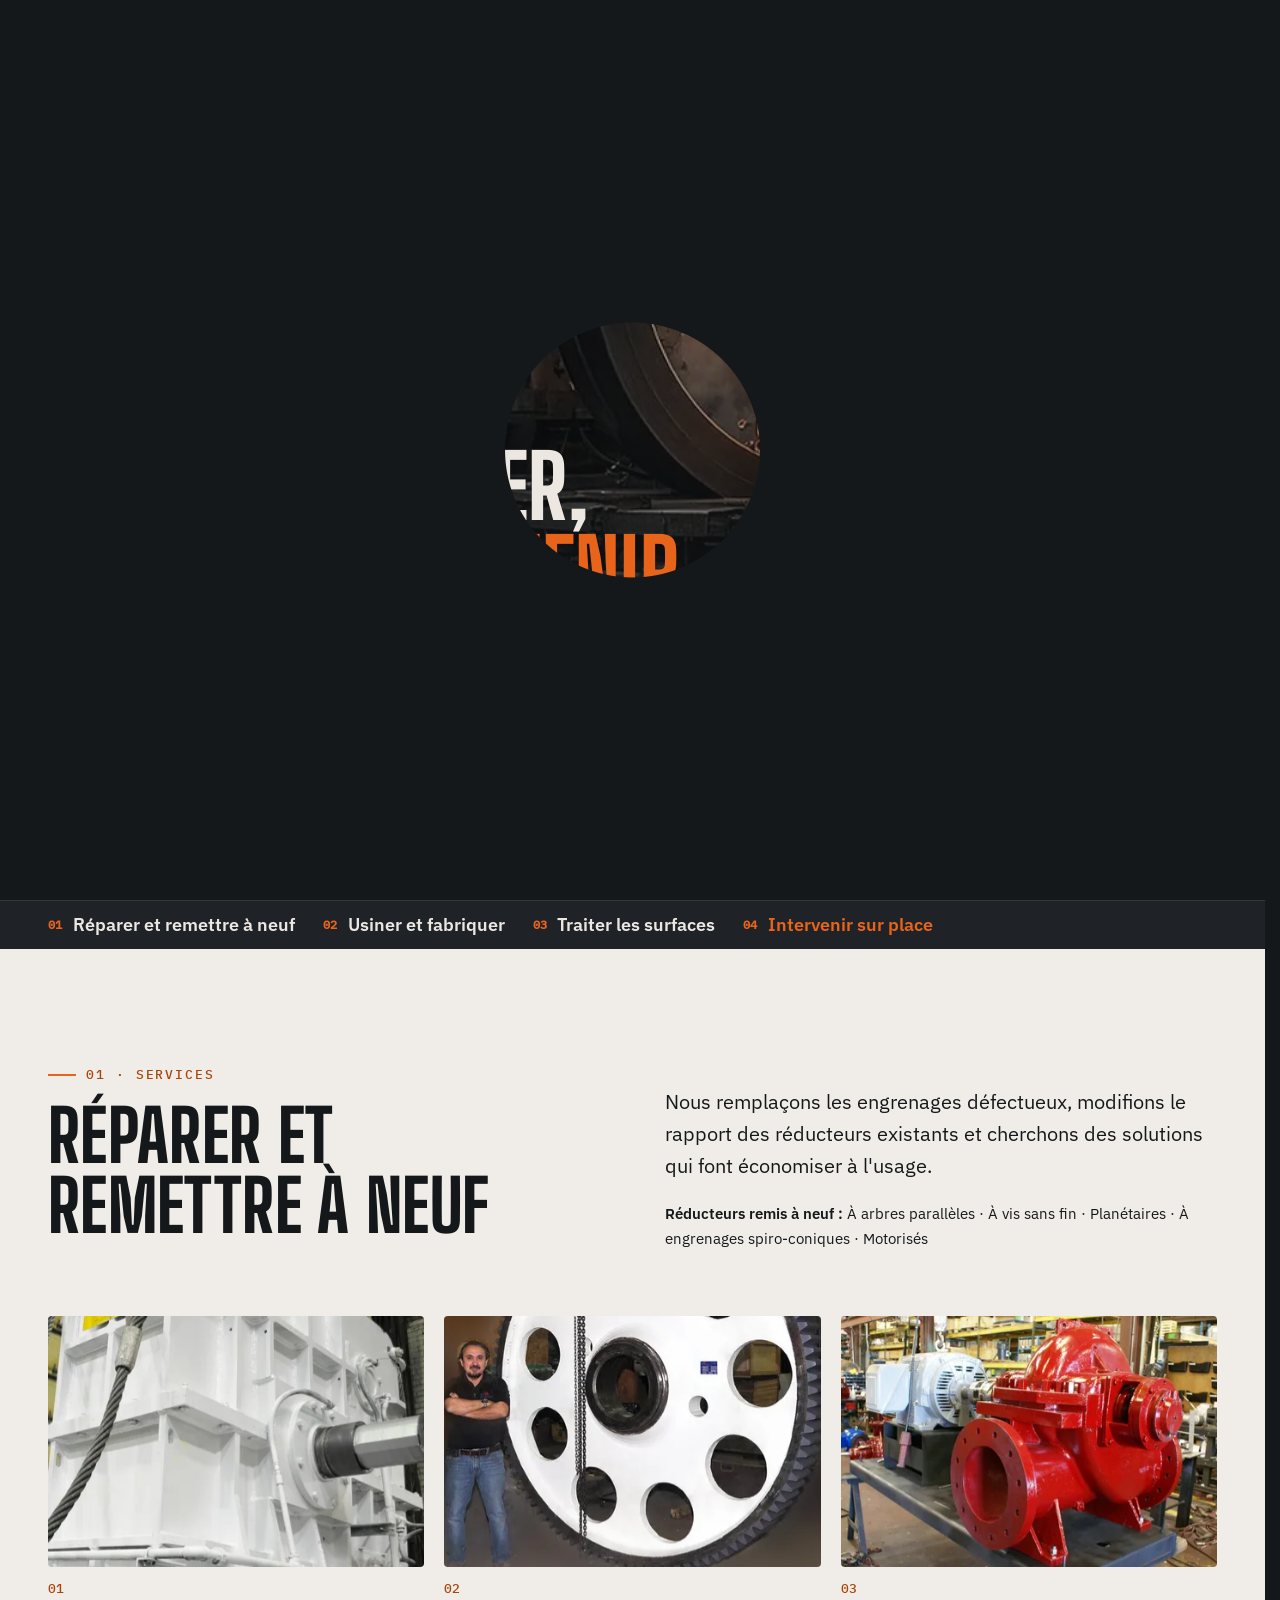
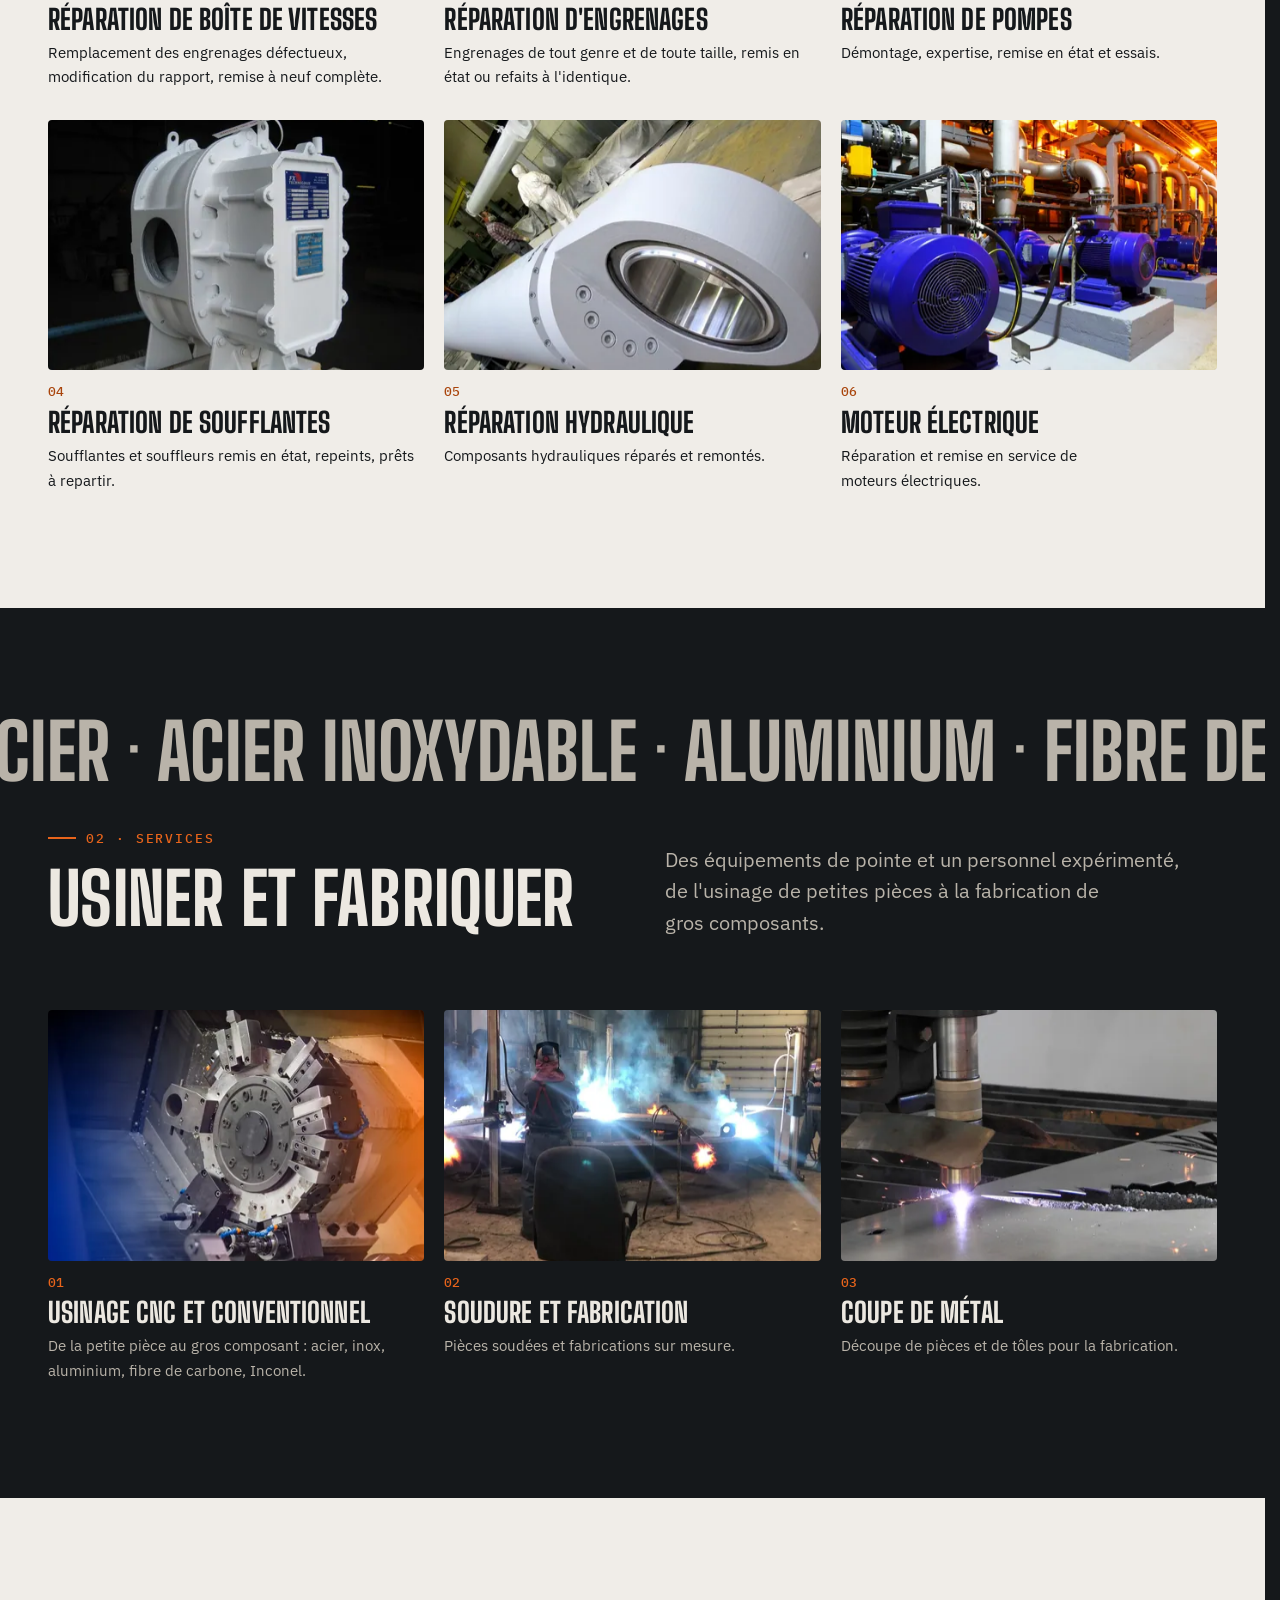
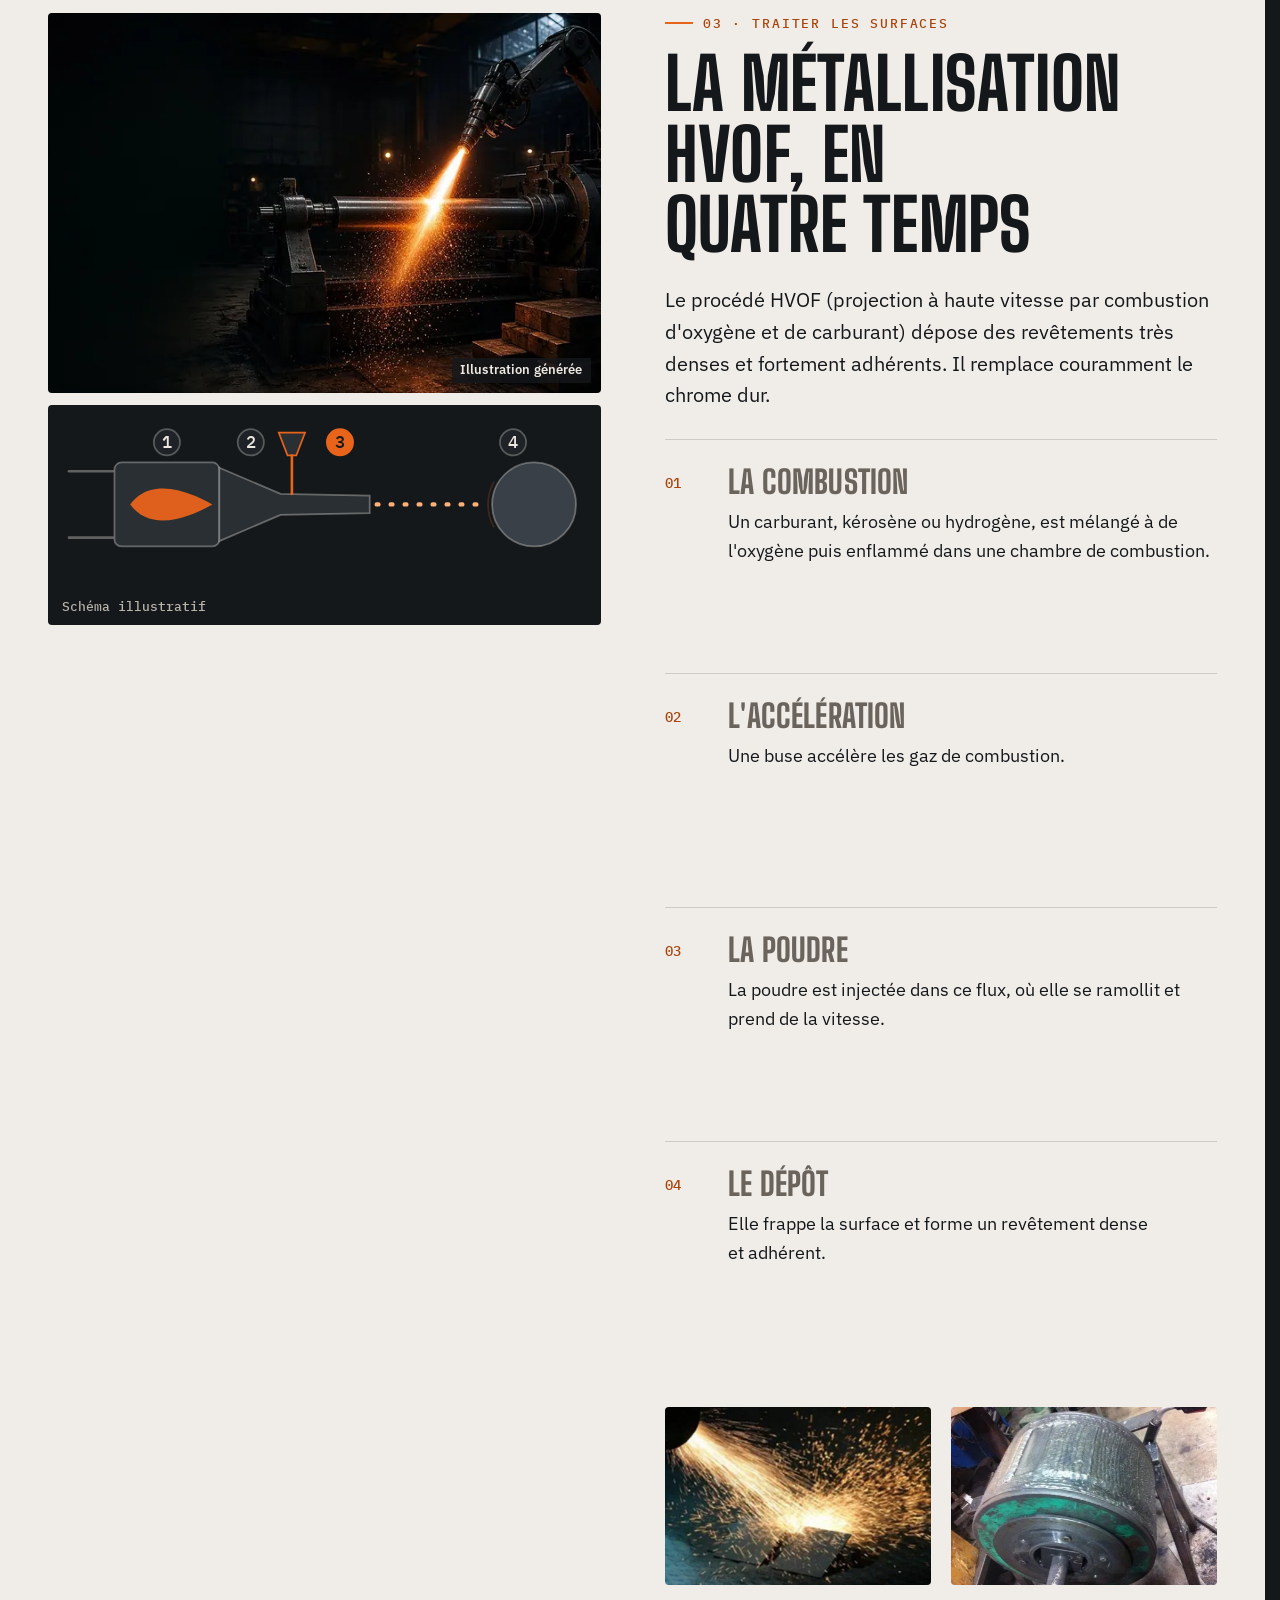
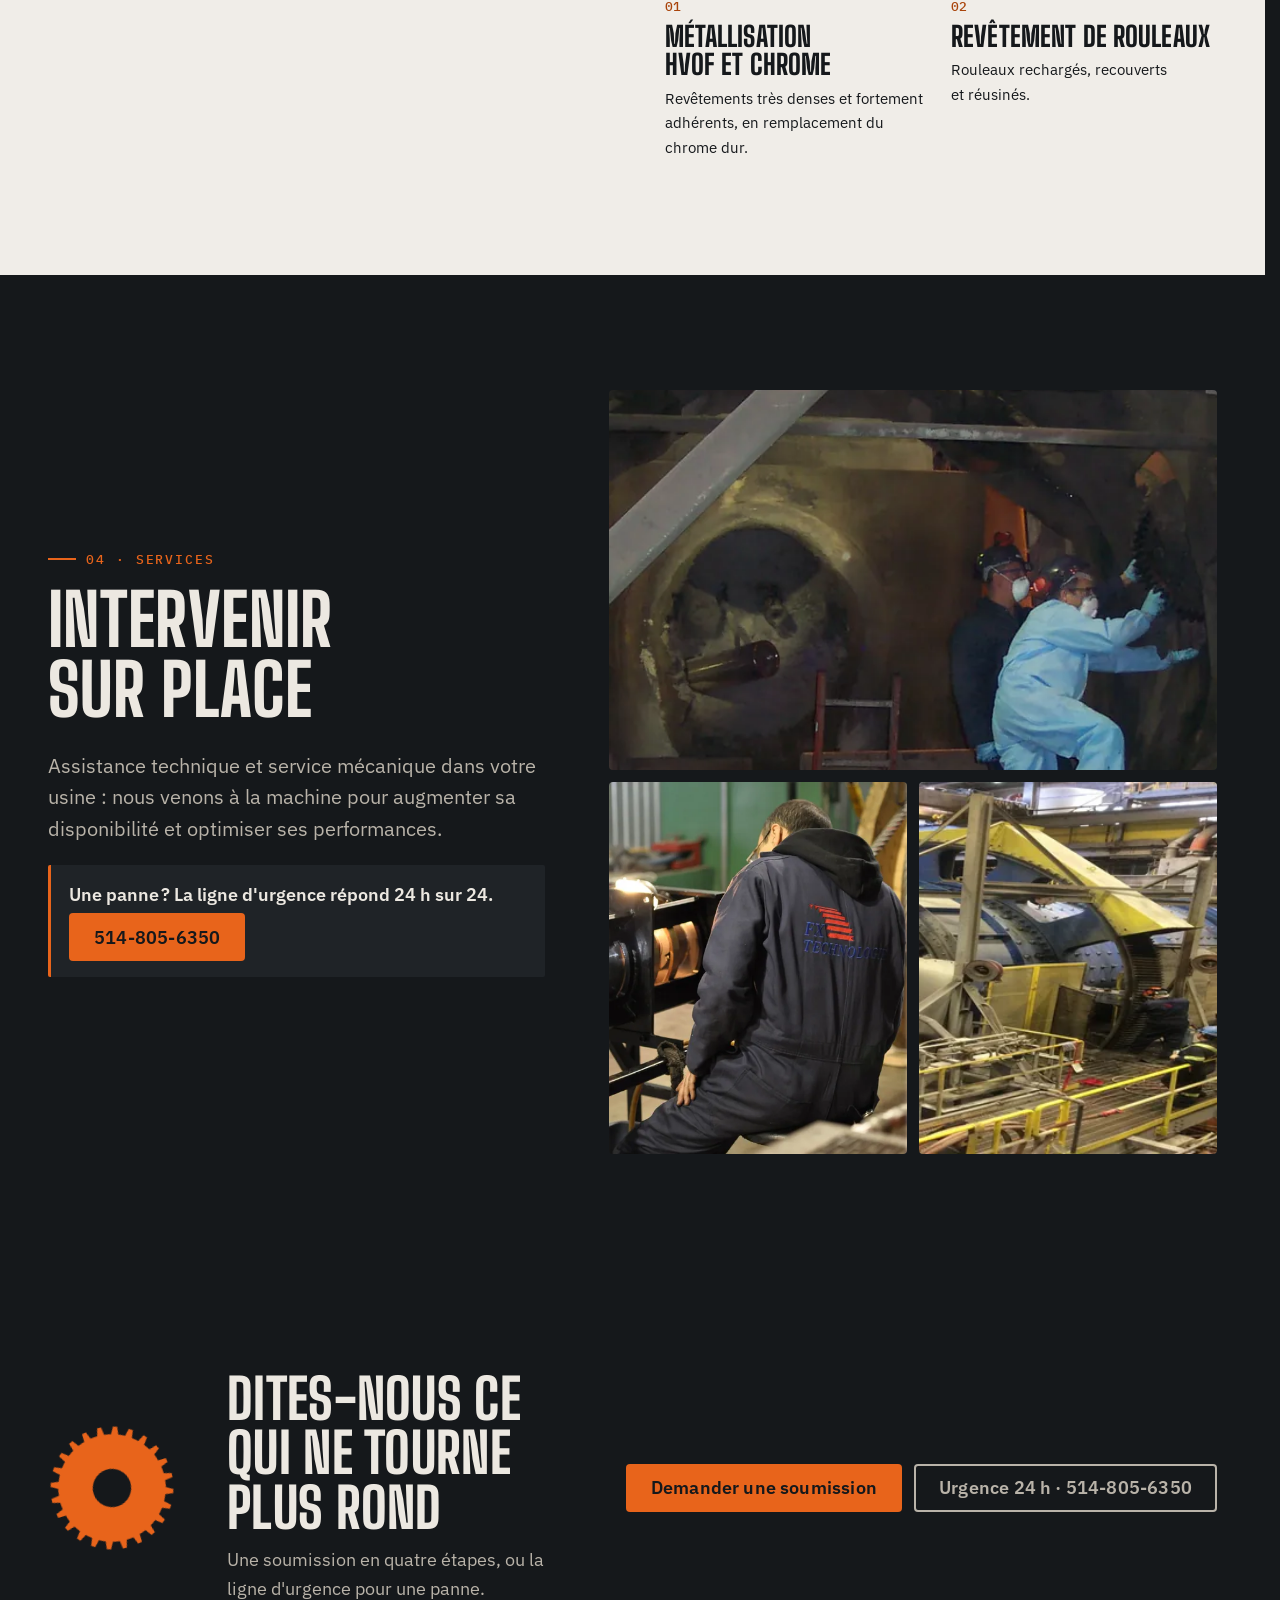
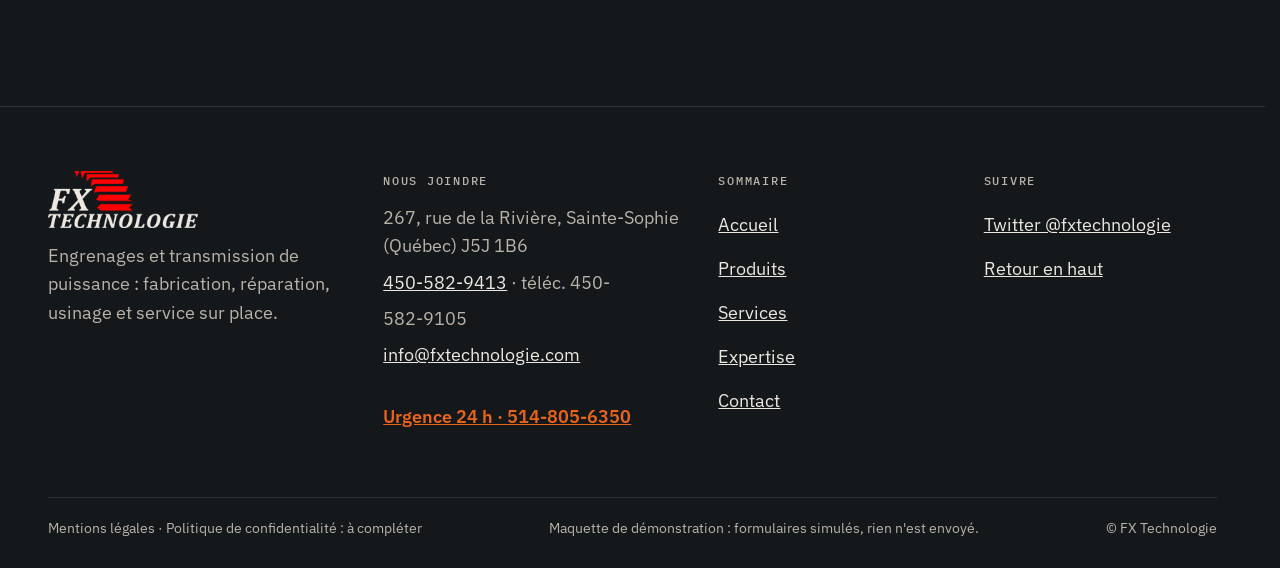
<file: services.html>
<!doctype html>
<html lang="fr" data-v="2">
<head>
<meta charset="utf-8">
<meta name="viewport" content="width=device-width, initial-scale=1, viewport-fit=cover">
<title>Services : réparation, usinage, métallisation HVOF, service sur place | FX Technologie</title>
<meta name="description" content="Douze services : réparation de réducteurs, d&#39;engrenages, de pompes et de soufflantes, usinage CNC, soudure, métallisation HVOF, interventions sur place.">
<meta name="robots" content="noindex, nofollow">
<link rel="canonical" href="https://fxtechnologie-maquette.vercel.app/services">
<style>:root{--fond:#F0EDE8;--texte:#15181B;--voile-fond:#15181B;--ouverture-fond:#15181B;--menu-fond:#15181B}:root { --entete-h: 72px; --barres-h: 0px; } html { background: var(--fond); color: var(--texte); scrollbar-gutter: stable; } body { margin: 0; background: var(--fond); } html.js:not(.secours):not([data-arrivee="retour"]) [data-anime] { opacity: 0; } html.js:not(.secours):not([data-arrivee="retour"]) [data-anime].vu { opacity: 1; } [data-voile] { position: fixed; inset: 0; z-index: 900; background: var(--voile-fond); transform: translateY(100%); visibility: hidden; pointer-events: none; } html[data-arrivee="voile"]:not(.voile-leve):not(.secours) [data-voile] { transform: none; visibility: visible; } html.secours [data-voile] { visibility: hidden !important; } .ouverture-panneau { position: fixed; inset: 0; z-index: 850; display: none; place-content: center; justify-items: center; background: var(--ouverture-fond, var(--voile-fond)); color: var(--fond); text-align: center; } html.js[data-arrivee="intro"]:not(.secours):not(.intro-finie) .ouverture-panneau { display: grid; } html.defilement-bloque, html.defilement-bloque body, html.js[data-arrivee="intro"]:not(.secours):not(.intro-finie), html.js[data-arrivee="intro"]:not(.secours):not(.intro-finie) body, html[data-arrivee="voile"]:not(.voile-leve):not(.secours), html[data-arrivee="voile"]:not(.voile-leve):not(.secours) body { overflow: hidden; } html.js[data-arrivee="intro"]:not(.secours):not(.intro-finie) { background-color: var(--ouverture-fond, var(--voile-fond)); } html[data-arrivee="voile"]:not(.voile-leve):not(.secours) { background-color: var(--voile-fond); }</style>
<script>(function () {
var d = document.documentElement, ss = null, ls = null;
try { ss = window.sessionStorage; ls = window.localStorage; } catch (e) {}
d.classList.add('js');
var nav = performance.getEntriesByType ? performance.getEntriesByType('navigation')[0] : null;
var type = nav ? nav.type : 'navigate';
var depart = null;
try { depart = JSON.parse(ss.getItem('socle:depart') || 'null'); ss.removeItem('socle:depart'); } catch (e) {}
if (depart && !(Date.now() - depart.t < 15000)) depart = null;
var mode = type === 'back_forward' ? 'retour' : type === 'reload' ? 'intro' : depart ? 'voile' : 'intro';
d.setAttribute('data-arrivee', mode);
if (mode === 'voile' && depart.couleur) d.style.setProperty('--voile-fond', depart.couleur);
if (type === 'reload' && 'scrollRestoration' in history) {
history.scrollRestoration = 'manual';
}
try {
var choisie = ls && ls.getItem('socle:langue');
var langue = (d.lang || '').slice(0, 2);
if (choisie && choisie !== langue && type === 'navigate' && !depart) {
var alt = document.querySelector('link[rel="alternate"][hreflang="' + choisie + '"]');
if (alt) location.replace(new URL(alt.href).pathname + location.search + location.hash);
}
} catch (e) {}
setTimeout(function () { if (!d.classList.contains('demarre')) d.classList.add('secours'); }, 2000);
})();</script>
<link rel="preload" href="/assets/fonts/bsd-800.woff2" as="font" type="font/woff2" crossorigin>
<link rel="preload" href="/assets/fonts/plex-400.woff2" as="font" type="font/woff2" crossorigin>
<link rel="stylesheet" href="/assets/css/socle.css?v=2">
<link rel="stylesheet" href="/assets/css/site.css?v=2">
<link rel="modulepreload" href="/assets/js/site.js?v=2">
<link rel="modulepreload" href="/assets/js/socle/index.js?v=2">
<script src="/assets/vendor/gsap.min.js" defer></script>
<script src="/assets/vendor/ScrollTrigger.min.js" defer></script>
<script src="/assets/vendor/SplitText.min.js" defer></script>
<script type="module" src="/assets/js/site.js?v=2"></script>
<meta name="theme-color" content="#15181B">
<link rel="icon" href="/assets/images/favicon.svg" type="image/svg+xml">
<link rel="apple-touch-icon" href="/assets/images/apple-touch-icon.png">
<meta property="og:type" content="website">
<meta property="og:site_name" content="FX Technologie">
<meta property="og:locale" content="fr_FR">
<meta property="og:title" content="Services : réparation, usinage, métallisation HVOF, service sur place | FX Technologie">
<meta property="og:description" content="Douze services : réparation de réducteurs, d&#39;engrenages, de pompes et de soufflantes, usinage CNC, soudure, métallisation HVOF, interventions sur place.">
<meta property="og:url" content="https://fxtechnologie-maquette.vercel.app/services">
<meta property="og:image" content="https://fxtechnologie-maquette.vercel.app/assets/partage/services-fr.jpg">
<meta property="og:image:width" content="1200">
<meta property="og:image:height" content="630">
<meta property="og:image:alt" content="Services FX Technologie : usinage d&#39;une grande bague">
<meta name="twitter:card" content="summary_large_image">
<script type="application/ld+json">{"@context":"https://schema.org","@type":"LocalBusiness","name":"FX Technologie","url":"https://fxtechnologie-maquette.vercel.app/","description":"Fabrication, réparation et usinage d'engrenages et de composants de transmission de puissance.","telephone":"+1-450-582-9413","faxNumber":"+1-450-582-9105","email":"info@fxtechnologie.com","address":{"@type":"PostalAddress","streetAddress":"267, rue de la Rivière","addressLocality":"Sainte-Sophie","addressRegion":"QC","postalCode":"J5J 1B6","addressCountry":"CA"},"sameAs":["https://twitter.com/fxtechnologie"]}</script>
</head>
<body id="haut">
<div data-voile data-forme="iris" aria-hidden="true"><div class="voile-contenu"><svg class="voile-roue" viewBox="0 0 100 100" aria-hidden="true"><path d="M89.00 50.00 A39.00 39.00 0 0 1 88.95 52.04 L95.84 53.85 A46.00 46.00 0 0 1 95.47 56.96 L88.35 57.11 A39.00 39.00 0 0 1 87.67 60.09 A39.00 39.00 0 0 1 87.09 62.05 L93.28 65.58 A46.00 46.00 0 0 1 92.12 68.49 L85.20 66.79 A39.00 39.00 0 0 1 83.77 69.50 A39.00 39.00 0 0 1 82.71 71.24 L87.77 76.25 A46.00 46.00 0 0 1 85.90 78.76 L79.66 75.33 A39.00 39.00 0 0 1 77.58 77.58 A39.00 39.00 0 0 1 76.10 78.98 L79.69 85.13 A46.00 46.00 0 0 1 77.23 87.07 L72.09 82.14 A39.00 39.00 0 0 1 69.50 83.77 A39.00 39.00 0 0 1 67.71 84.75 L69.59 91.62 A46.00 46.00 0 0 1 66.71 92.86 L63.02 86.76 A39.00 39.00 0 0 1 60.09 87.67 A39.00 39.00 0 0 1 58.11 88.15 L58.15 95.27 A46.00 46.00 0 0 1 55.05 95.72 L53.06 88.88 A39.00 39.00 0 0 1 50.00 89.00 A39.00 39.00 0 0 1 47.96 88.95 L46.15 95.84 A46.00 46.00 0 0 1 43.04 95.47 L42.89 88.35 A39.00 39.00 0 0 1 39.91 87.67 A39.00 39.00 0 0 1 37.95 87.09 L34.42 93.28 A46.00 46.00 0 0 1 31.51 92.12 L33.21 85.20 A39.00 39.00 0 0 1 30.50 83.77 A39.00 39.00 0 0 1 28.76 82.71 L23.75 87.77 A46.00 46.00 0 0 1 21.24 85.90 L24.67 79.66 A39.00 39.00 0 0 1 22.42 77.58 A39.00 39.00 0 0 1 21.02 76.10 L14.87 79.69 A46.00 46.00 0 0 1 12.93 77.23 L17.86 72.09 A39.00 39.00 0 0 1 16.23 69.50 A39.00 39.00 0 0 1 15.25 67.71 L8.38 69.59 A46.00 46.00 0 0 1 7.14 66.71 L13.24 63.02 A39.00 39.00 0 0 1 12.33 60.09 A39.00 39.00 0 0 1 11.85 58.11 L4.73 58.15 A46.00 46.00 0 0 1 4.28 55.05 L11.12 53.06 A39.00 39.00 0 0 1 11.00 50.00 A39.00 39.00 0 0 1 11.05 47.96 L4.16 46.15 A46.00 46.00 0 0 1 4.53 43.04 L11.65 42.89 A39.00 39.00 0 0 1 12.33 39.91 A39.00 39.00 0 0 1 12.91 37.95 L6.72 34.42 A46.00 46.00 0 0 1 7.88 31.51 L14.80 33.21 A39.00 39.00 0 0 1 16.23 30.50 A39.00 39.00 0 0 1 17.29 28.76 L12.23 23.75 A46.00 46.00 0 0 1 14.10 21.24 L20.34 24.67 A39.00 39.00 0 0 1 22.42 22.42 A39.00 39.00 0 0 1 23.90 21.02 L20.31 14.87 A46.00 46.00 0 0 1 22.77 12.93 L27.91 17.86 A39.00 39.00 0 0 1 30.50 16.23 A39.00 39.00 0 0 1 32.29 15.25 L30.41 8.38 A46.00 46.00 0 0 1 33.29 7.14 L36.98 13.24 A39.00 39.00 0 0 1 39.91 12.33 A39.00 39.00 0 0 1 41.89 11.85 L41.85 4.73 A46.00 46.00 0 0 1 44.95 4.28 L46.94 11.12 A39.00 39.00 0 0 1 50.00 11.00 A39.00 39.00 0 0 1 52.04 11.05 L53.85 4.16 A46.00 46.00 0 0 1 56.96 4.53 L57.11 11.65 A39.00 39.00 0 0 1 60.09 12.33 A39.00 39.00 0 0 1 62.05 12.91 L65.58 6.72 A46.00 46.00 0 0 1 68.49 7.88 L66.79 14.80 A39.00 39.00 0 0 1 69.50 16.23 A39.00 39.00 0 0 1 71.24 17.29 L76.25 12.23 A46.00 46.00 0 0 1 78.76 14.10 L75.33 20.34 A39.00 39.00 0 0 1 77.58 22.42 A39.00 39.00 0 0 1 78.98 23.90 L85.13 20.31 A46.00 46.00 0 0 1 87.07 22.77 L82.14 27.91 A39.00 39.00 0 0 1 83.77 30.50 A39.00 39.00 0 0 1 84.75 32.29 L91.62 30.41 A46.00 46.00 0 0 1 92.86 33.29 L86.76 36.98 A39.00 39.00 0 0 1 87.67 39.91 A39.00 39.00 0 0 1 88.15 41.89 L95.27 41.85 A46.00 46.00 0 0 1 95.72 44.95 L88.88 46.94 A39.00 39.00 0 0 1 89.00 50.00Z M62.00 50.00 A12.00 12.00 0 1 0 38.00 50.00 A12.00 12.00 0 1 0 62.00 50.00Z"/></svg><span data-voile-libelle>Services</span></div></div>
<div class="ouverture-panneau" data-ouverture aria-hidden="true">
  <div class="ouverture-train">
    <svg class="ouverture-roue" viewBox="0 0 400 400"><path d="M378.00 200.00 A178.00 178.00 0 0 1 377.91 205.59 L395.75 209.85 A196.00 196.00 0 0 1 395.19 217.83 L376.93 219.53 A178.00 178.00 0 0 1 375.81 227.85 A178.00 178.00 0 0 1 374.85 233.35 L391.80 240.35 A196.00 196.00 0 0 1 389.99 248.15 L371.69 246.97 A178.00 178.00 0 0 1 369.29 255.01 A178.00 178.00 0 0 1 367.48 260.30 L383.13 269.86 A196.00 196.00 0 0 1 380.12 277.28 L362.23 273.25 A178.00 178.00 0 0 1 358.60 280.81 A178.00 178.00 0 0 1 355.98 285.75 L369.95 297.64 A196.00 196.00 0 0 1 365.82 304.50 L348.77 297.73 A178.00 178.00 0 0 1 344.01 304.63 A178.00 178.00 0 0 1 340.65 309.10 L352.58 323.03 A196.00 196.00 0 0 1 347.43 329.15 L331.65 319.80 A178.00 178.00 0 0 1 325.87 325.87 A178.00 178.00 0 0 1 321.85 329.76 L331.45 345.38 A196.00 196.00 0 0 1 325.41 350.63 L311.29 338.92 A178.00 178.00 0 0 1 304.63 344.01 A178.00 178.00 0 0 1 300.05 347.22 L307.09 364.16 A196.00 196.00 0 0 1 300.30 368.39 L288.19 354.62 A178.00 178.00 0 0 1 280.81 358.60 A178.00 178.00 0 0 1 275.79 361.06 L280.10 378.89 A196.00 196.00 0 0 1 272.72 382.01 L262.92 366.51 A178.00 178.00 0 0 1 255.01 369.29 A178.00 178.00 0 0 1 249.66 370.93 L251.12 389.21 A196.00 196.00 0 0 1 243.36 391.14 L236.10 374.30 A178.00 178.00 0 0 1 227.85 375.81 A178.00 178.00 0 0 1 222.31 376.60 L220.90 394.88 A196.00 196.00 0 0 1 212.92 395.57 L208.38 377.80 A178.00 178.00 0 0 1 200.00 378.00 A178.00 178.00 0 0 1 194.41 377.91 L190.15 395.75 A196.00 196.00 0 0 1 182.17 395.19 L180.47 376.93 A178.00 178.00 0 0 1 172.15 375.81 A178.00 178.00 0 0 1 166.65 374.85 L159.65 391.80 A196.00 196.00 0 0 1 151.85 389.99 L153.03 371.69 A178.00 178.00 0 0 1 144.99 369.29 A178.00 178.00 0 0 1 139.70 367.48 L130.14 383.13 A196.00 196.00 0 0 1 122.72 380.12 L126.75 362.23 A178.00 178.00 0 0 1 119.19 358.60 A178.00 178.00 0 0 1 114.25 355.98 L102.36 369.95 A196.00 196.00 0 0 1 95.50 365.82 L102.27 348.77 A178.00 178.00 0 0 1 95.37 344.01 A178.00 178.00 0 0 1 90.90 340.65 L76.97 352.58 A196.00 196.00 0 0 1 70.85 347.43 L80.20 331.65 A178.00 178.00 0 0 1 74.13 325.87 A178.00 178.00 0 0 1 70.24 321.85 L54.62 331.45 A196.00 196.00 0 0 1 49.37 325.41 L61.08 311.29 A178.00 178.00 0 0 1 55.99 304.63 A178.00 178.00 0 0 1 52.78 300.05 L35.84 307.09 A196.00 196.00 0 0 1 31.61 300.30 L45.38 288.19 A178.00 178.00 0 0 1 41.40 280.81 A178.00 178.00 0 0 1 38.94 275.79 L21.11 280.10 A196.00 196.00 0 0 1 17.99 272.72 L33.49 262.92 A178.00 178.00 0 0 1 30.71 255.01 A178.00 178.00 0 0 1 29.07 249.66 L10.79 251.12 A196.00 196.00 0 0 1 8.86 243.36 L25.70 236.10 A178.00 178.00 0 0 1 24.19 227.85 A178.00 178.00 0 0 1 23.40 222.31 L5.12 220.90 A196.00 196.00 0 0 1 4.43 212.92 L22.20 208.38 A178.00 178.00 0 0 1 22.00 200.00 A178.00 178.00 0 0 1 22.09 194.41 L4.25 190.15 A196.00 196.00 0 0 1 4.81 182.17 L23.07 180.47 A178.00 178.00 0 0 1 24.19 172.15 A178.00 178.00 0 0 1 25.15 166.65 L8.20 159.65 A196.00 196.00 0 0 1 10.01 151.85 L28.31 153.03 A178.00 178.00 0 0 1 30.71 144.99 A178.00 178.00 0 0 1 32.52 139.70 L16.87 130.14 A196.00 196.00 0 0 1 19.88 122.72 L37.77 126.75 A178.00 178.00 0 0 1 41.40 119.19 A178.00 178.00 0 0 1 44.02 114.25 L30.05 102.36 A196.00 196.00 0 0 1 34.18 95.50 L51.23 102.27 A178.00 178.00 0 0 1 55.99 95.37 A178.00 178.00 0 0 1 59.35 90.90 L47.42 76.97 A196.00 196.00 0 0 1 52.57 70.85 L68.35 80.20 A178.00 178.00 0 0 1 74.13 74.13 A178.00 178.00 0 0 1 78.15 70.24 L68.55 54.62 A196.00 196.00 0 0 1 74.59 49.37 L88.71 61.08 A178.00 178.00 0 0 1 95.37 55.99 A178.00 178.00 0 0 1 99.95 52.78 L92.91 35.84 A196.00 196.00 0 0 1 99.70 31.61 L111.81 45.38 A178.00 178.00 0 0 1 119.19 41.40 A178.00 178.00 0 0 1 124.21 38.94 L119.90 21.11 A196.00 196.00 0 0 1 127.28 17.99 L137.08 33.49 A178.00 178.00 0 0 1 144.99 30.71 A178.00 178.00 0 0 1 150.34 29.07 L148.88 10.79 A196.00 196.00 0 0 1 156.64 8.86 L163.90 25.70 A178.00 178.00 0 0 1 172.15 24.19 A178.00 178.00 0 0 1 177.69 23.40 L179.10 5.12 A196.00 196.00 0 0 1 187.08 4.43 L191.62 22.20 A178.00 178.00 0 0 1 200.00 22.00 A178.00 178.00 0 0 1 205.59 22.09 L209.85 4.25 A196.00 196.00 0 0 1 217.83 4.81 L219.53 23.07 A178.00 178.00 0 0 1 227.85 24.19 A178.00 178.00 0 0 1 233.35 25.15 L240.35 8.20 A196.00 196.00 0 0 1 248.15 10.01 L246.97 28.31 A178.00 178.00 0 0 1 255.01 30.71 A178.00 178.00 0 0 1 260.30 32.52 L269.86 16.87 A196.00 196.00 0 0 1 277.28 19.88 L273.25 37.77 A178.00 178.00 0 0 1 280.81 41.40 A178.00 178.00 0 0 1 285.75 44.02 L297.64 30.05 A196.00 196.00 0 0 1 304.50 34.18 L297.73 51.23 A178.00 178.00 0 0 1 304.63 55.99 A178.00 178.00 0 0 1 309.10 59.35 L323.03 47.42 A196.00 196.00 0 0 1 329.15 52.57 L319.80 68.35 A178.00 178.00 0 0 1 325.87 74.13 A178.00 178.00 0 0 1 329.76 78.15 L345.38 68.55 A196.00 196.00 0 0 1 350.63 74.59 L338.92 88.71 A178.00 178.00 0 0 1 344.01 95.37 A178.00 178.00 0 0 1 347.22 99.95 L364.16 92.91 A196.00 196.00 0 0 1 368.39 99.70 L354.62 111.81 A178.00 178.00 0 0 1 358.60 119.19 A178.00 178.00 0 0 1 361.06 124.21 L378.89 119.90 A196.00 196.00 0 0 1 382.01 127.28 L366.51 137.08 A178.00 178.00 0 0 1 369.29 144.99 A178.00 178.00 0 0 1 370.93 150.34 L389.21 148.88 A196.00 196.00 0 0 1 391.14 156.64 L374.30 163.90 A178.00 178.00 0 0 1 375.81 172.15 A178.00 178.00 0 0 1 376.60 177.69 L394.88 179.10 A196.00 196.00 0 0 1 395.57 187.08 L377.80 191.62 A178.00 178.00 0 0 1 378.00 200.00Z M254.00 200.00 A54.00 54.00 0 1 0 146.00 200.00 A54.00 54.00 0 1 0 254.00 200.00Z"/><g class="ouverture-rayons"><circle cx="312.0" cy="200.0" r="30"/><circle cx="256.0" cy="297.0" r="30"/><circle cx="144.0" cy="297.0" r="30"/><circle cx="88.0" cy="200.0" r="30"/><circle cx="144.0" cy="103.0" r="30"/><circle cx="256.0" cy="103.0" r="30"/></g></svg>
    <svg class="ouverture-pignon" viewBox="0 0 160 160" data-ouverture-objet><path d="M141.00 80.00 A61.00 61.00 0 0 1 140.81 84.79 L157.38 89.78 A78.00 78.00 0 0 1 155.99 97.61 L138.71 96.56 A61.00 61.00 0 0 1 136.36 103.34 A61.00 61.00 0 0 1 134.35 107.69 L147.75 118.65 A78.00 78.00 0 0 1 143.46 125.35 L127.90 117.76 A61.00 61.00 0 0 1 123.13 123.13 A61.00 61.00 0 0 1 119.62 126.38 L127.81 141.63 A78.00 78.00 0 0 1 121.28 146.18 L109.81 133.22 A61.00 61.00 0 0 1 103.34 136.36 A61.00 61.00 0 0 1 98.85 138.01 L100.58 155.24 A78.00 78.00 0 0 1 92.81 156.94 L87.17 140.58 A61.00 61.00 0 0 1 80.00 141.00 A61.00 61.00 0 0 1 75.21 140.81 L70.22 157.38 A78.00 78.00 0 0 1 62.39 155.99 L63.44 138.71 A61.00 61.00 0 0 1 56.66 136.36 A61.00 61.00 0 0 1 52.31 134.35 L41.35 147.75 A78.00 78.00 0 0 1 34.65 143.46 L42.24 127.90 A61.00 61.00 0 0 1 36.87 123.13 A61.00 61.00 0 0 1 33.62 119.62 L18.37 127.81 A78.00 78.00 0 0 1 13.82 121.28 L26.78 109.81 A61.00 61.00 0 0 1 23.64 103.34 A61.00 61.00 0 0 1 21.99 98.85 L4.76 100.58 A78.00 78.00 0 0 1 3.06 92.81 L19.42 87.17 A61.00 61.00 0 0 1 19.00 80.00 A61.00 61.00 0 0 1 19.19 75.21 L2.62 70.22 A78.00 78.00 0 0 1 4.01 62.39 L21.29 63.44 A61.00 61.00 0 0 1 23.64 56.66 A61.00 61.00 0 0 1 25.65 52.31 L12.25 41.35 A78.00 78.00 0 0 1 16.54 34.65 L32.10 42.24 A61.00 61.00 0 0 1 36.87 36.87 A61.00 61.00 0 0 1 40.38 33.62 L32.19 18.37 A78.00 78.00 0 0 1 38.72 13.82 L50.19 26.78 A61.00 61.00 0 0 1 56.66 23.64 A61.00 61.00 0 0 1 61.15 21.99 L59.42 4.76 A78.00 78.00 0 0 1 67.19 3.06 L72.83 19.42 A61.00 61.00 0 0 1 80.00 19.00 A61.00 61.00 0 0 1 84.79 19.19 L89.78 2.62 A78.00 78.00 0 0 1 97.61 4.01 L96.56 21.29 A61.00 61.00 0 0 1 103.34 23.64 A61.00 61.00 0 0 1 107.69 25.65 L118.65 12.25 A78.00 78.00 0 0 1 125.35 16.54 L117.76 32.10 A61.00 61.00 0 0 1 123.13 36.87 A61.00 61.00 0 0 1 126.38 40.38 L141.63 32.19 A78.00 78.00 0 0 1 146.18 38.72 L133.22 50.19 A61.00 61.00 0 0 1 136.36 56.66 A61.00 61.00 0 0 1 138.01 61.15 L155.24 59.42 A78.00 78.00 0 0 1 156.94 67.19 L140.58 72.83 A61.00 61.00 0 0 1 141.00 80.00Z M98.00 80.00 A18.00 18.00 0 1 0 62.00 80.00 A18.00 18.00 0 1 0 98.00 80.00Z"/></svg>
  </div>
  <img class="ouverture-logo" src="/assets/images/logo-fx-clair.png" alt="" width="210" height="79">
  <p class="ouverture-ligne">Le spécialiste de l&#39;engrenage</p>
  <canvas class="ouverture-etincelles" width="600" height="400"></canvas>
</div>
<a class="evitement" href="#contenu">Aller au contenu</a>
<header data-entete>
  <div class="entete-rangee">
    <a class="entete-logo" href="/" aria-label="FX Technologie : Accueil" data-libelle="Accueil">
      <img src="/assets/images/logo-fx-clair.png" alt="FX Technologie" width="210" height="79">
    </a>
    <nav data-nav aria-label="Navigation principale">
      <ul><li><a href="/produits" data-libelle="Produits">Produits</a></li><li><a href="/services" data-libelle="Services" aria-current="page">Services</a></li><li><a href="/expertise" data-libelle="Expertise">Expertise</a></li><li><a href="/contact" data-libelle="Contact">Contact</a></li></ul>
    </nav>
    <div class="entete-actions">
      <a class="bouton" href="/contact#soumission" data-libelle="Contact">Demander une soumission</a>
      <button type="button" data-menu-bouton aria-controls="menu" aria-expanded="false" data-libelle-ouvrir="Menu" data-libelle-fermer="Fermer"><span data-libelle-bouton>Menu</span></button>
      <a class="menu-sansjs" href="#menu" data-menu-lien>Menu</a>
    </div>
  </div>
</header>
<script>/* Avant le premier affichage : rangées de la navigation (même règle que ajusterNav dans assets/js/socle/entete.js)
   et hauteur réelle de l'en-tête, pour que rien ne saute quand le JavaScript du site prend la main. */
(function () {
  var h = document.documentElement, u = document.querySelector('[data-nav] ul'), e = document.querySelector('[data-entete]');
  if (u) {
    var deborde = function () { return u.scrollWidth > u.clientWidth + 1; }, c = deborde();
    if (c && window.matchMedia('(min-width: 900px)').matches) {
      h.classList.add('nav-deux-rangees'); c = deborde();
      if (c) { h.classList.add('nav-deux-lignes'); var a = u.querySelector('a'); c = !a || u.getBoundingClientRect().height > a.getBoundingClientRect().height * 2.5; }
      if (c) h.classList.remove('nav-deux-rangees', 'nav-deux-lignes');
    }
    if (c) h.classList.add('nav-compacte');
  }
  if (e) h.style.setProperty('--entete-h', Math.round(e.getBoundingClientRect().height) + 'px');
})();</script>
<span id="menu-ferme" aria-hidden="true"></span>
<div id="menu" data-menu role="dialog" aria-modal="true" aria-label="Menu">
  <p class="menu-sansjs-fermer"><a href="#menu-ferme">Fermer</a></p>
  <ul><li style="--i:0"><a href="/" class="menu-lien" data-libelle="Accueil">Accueil</a></li><li style="--i:1"><a href="/produits" class="menu-lien" data-libelle="Produits">Produits</a></li><li style="--i:2"><a href="/services" class="menu-lien" data-libelle="Services" aria-current="page">Services</a></li><li style="--i:3"><a href="/expertise" class="menu-lien" data-libelle="Expertise">Expertise</a></li><li style="--i:4"><a href="/contact" class="menu-lien" data-libelle="Contact">Contact</a></li></ul>
  <p class="menu-urgence"><a class="bouton" href="tel:+15148056350">Urgence 24 h · 514-805-6350</a></p>
  <p class="menu-coord"><a href="tel:+14505829413">450-582-9413</a> · <a href="mailto:info@fxtechnologie.com">info@fxtechnologie.com</a></p>
</div>
<main id="contenu" tabindex="-1">
<section class="tete-plein sombre" id="debut">
  <figure class="media tete-plein-media" data-grok data-iris-centre data-fx="zoom" data-fx-force="8" style="--cadrage:50% 50%;--cadrage-mobile:50% 60%">
  <picture><source media="(max-width: 760px) and (orientation: portrait)" srcset="/assets/images/grok/services-ouverture-mobile-640.webp 640w, /assets/images/grok/services-ouverture-mobile-1080.webp 1080w" sizes="100vw">
    <img src="/assets/images/grok/services-ouverture-1280.webp" srcset="/assets/images/grok/services-ouverture-640.webp 640w, /assets/images/grok/services-ouverture-1280.webp 1280w, /assets/images/grok/services-ouverture-1920.webp 1920w" sizes="100vw" alt="Un tour vertical usine l&#39;intérieur d&#39;une grande bague d&#39;acier" width="1280" height="720" fetchpriority="high" loading="eager" decoding="async">
  </picture><figcaption class="mention-ia">Illustration générée</figcaption>
</figure>
  <div class="conteneur tete-plein-texte">
    <p class="surtitre" data-anime>Services</p>
    <h1 class="tete-titre" data-anime="lignes">Réparer, usiner, <em>revêtir, intervenir</em></h1>
    <p class="chapo" data-anime>Douze services pour remettre vos équipements en marche et les faire durer, en atelier ou dans votre usine.</p>
    <div class="tete-actions">
      <a href="/contact#soumission" class="bouton" data-libelle="Contact" data-action-principale data-survol="magnetique">Demander une soumission</a>
      <a class="hero-urgence" href="tel:+15148056350" data-info-cle><span class="pastille" aria-hidden="true"></span>Urgence 24 h · <strong>514-805-6350</strong></a>
    </div>
  </div>
</section>
<nav class="sommaire-produits" aria-label="Sur cette page" data-sommaire>
  <ul class="conteneur"><li><a href="#reparer" data-sans-transition><span>01</span>Réparer et remettre à neuf</a></li><li><a href="#usiner" data-sans-transition><span>02</span>Usiner et fabriquer</a></li><li><a href="#surfaces" data-sans-transition><span>03</span>Traiter les surfaces</a></li><li><a href="#sur-place" data-sans-transition><span>04</span>Intervenir sur place</a></li></ul>
</nav>
<section class="famille clair" id="reparer">
  <div class="conteneur">
    <div class="famille-tete">
      <div>
        <p class="surtitre" data-anime>01 · Services</p>
        <h2 class="titre-section" data-anime="lignes">Réparer et remettre à neuf</h2>
      </div>
      <div>
        <p class="chapo" data-anime>Nous remplaçons les engrenages défectueux, modifions le rapport des réducteurs existants et cherchons des solutions qui font économiser à l&#39;usage.</p>
        <p class="specs-ligne" data-anime><strong>Réducteurs remis à neuf&nbsp;:</strong> À arbres parallèles · À vis sans fin · Planétaires · À engrenages spiro-coniques · Motorisés</p>
      </div>
    </div>
    <p class="services-glisser" aria-hidden="true">Faites glisser →</p>
    <div class="services-cartes-defile" tabindex="0" role="region" aria-label="Réparer et remettre à neuf"><ul class="services-cartes" data-anime="cascade"><li class="service-carte">
    <figure class="media service-media" data-fx="zoom" data-fx-force="10" style="--cadrage:50% 50%;aspect-ratio:3 / 2">
  <picture>
    <img src="/assets/images/produit-reducteur-1000.webp" srcset="/assets/images/produit-reducteur-480.webp 480w, /assets/images/produit-reducteur-640.webp 640w, /assets/images/produit-reducteur-1000.webp 1000w" sizes="(max-width: 560px) 90vw, (max-width: 1100px) 45vw, 30vw" alt="Réparation de boîte de vitesses" width="1000" height="1250" loading="lazy" decoding="async">
  </picture>
</figure>
    <span class="service-num">01</span>
    <h3>Réparation de boîte de vitesses</h3><p>Remplacement des engrenages défectueux, modification du rapport, remise à neuf complète.</p></li><li class="service-carte">
    <figure class="media service-media" data-fx="zoom" data-fx-force="10" style="--cadrage:50% 50%;aspect-ratio:3 / 2">
  <picture>
    <img src="/assets/images/reparation-engrenage-800.webp" srcset="/assets/images/reparation-engrenage-480.webp 480w, /assets/images/reparation-engrenage-640.webp 640w, /assets/images/reparation-engrenage-800.webp 800w" sizes="(max-width: 560px) 90vw, (max-width: 1100px) 45vw, 30vw" alt="Réparation d&#39;engrenages" width="800" height="534" loading="lazy" decoding="async">
  </picture>
</figure>
    <span class="service-num">02</span>
    <h3>Réparation d&#39;engrenages</h3><p>Engrenages de tout genre et de toute taille, remis en état ou refaits à l&#39;identique.</p></li><li class="service-carte">
    <figure class="media service-media" data-fx="zoom" data-fx-force="10" style="--cadrage:50% 50%;aspect-ratio:3 / 2">
  <picture>
    <img src="/assets/images/service-pompe-800.webp" srcset="/assets/images/service-pompe-480.webp 480w, /assets/images/service-pompe-640.webp 640w, /assets/images/service-pompe-800.webp 800w" sizes="(max-width: 560px) 90vw, (max-width: 1100px) 45vw, 30vw" alt="Réparation de pompes" width="800" height="533" loading="lazy" decoding="async">
  </picture>
</figure>
    <span class="service-num">03</span>
    <h3>Réparation de pompes</h3><p>Démontage, expertise, remise en état et essais.</p></li><li class="service-carte">
    <figure class="media service-media" data-fx="zoom" data-fx-force="10" style="--cadrage:50% 50%;aspect-ratio:3 / 2">
  <picture>
    <img src="/assets/images/service-soufflante-1600.webp" srcset="/assets/images/service-soufflante-480.webp 480w, /assets/images/service-soufflante-640.webp 640w, /assets/images/service-soufflante-1600.webp 1600w" sizes="(max-width: 560px) 90vw, (max-width: 1100px) 45vw, 30vw" alt="Réparation de soufflantes" width="1600" height="1066" loading="lazy" decoding="async">
  </picture>
</figure>
    <span class="service-num">04</span>
    <h3>Réparation de soufflantes</h3><p>Soufflantes et souffleurs remis en état, repeints, prêts à repartir.</p></li><li class="service-carte">
    <figure class="media service-media" data-fx="zoom" data-fx-force="10" style="--cadrage:50% 50%;aspect-ratio:3 / 2">
  <picture>
    <img src="/assets/images/service-hydraulique-800.webp" srcset="/assets/images/service-hydraulique-480.webp 480w, /assets/images/service-hydraulique-640.webp 640w, /assets/images/service-hydraulique-800.webp 800w" sizes="(max-width: 560px) 90vw, (max-width: 1100px) 45vw, 30vw" alt="Réparation hydraulique" width="800" height="533" loading="lazy" decoding="async">
  </picture>
</figure>
    <span class="service-num">05</span>
    <h3>Réparation hydraulique</h3><p>Composants hydrauliques réparés et remontés.</p></li><li class="service-carte">
    <figure class="media service-media" data-fx="zoom" data-fx-force="10" style="--cadrage:50% 50%;aspect-ratio:3 / 2">
  <picture>
    <img src="/assets/images/service-moteur-800.webp" srcset="/assets/images/service-moteur-480.webp 480w, /assets/images/service-moteur-640.webp 640w, /assets/images/service-moteur-800.webp 800w" sizes="(max-width: 560px) 90vw, (max-width: 1100px) 45vw, 30vw" alt="Moteur électrique" width="800" height="533" loading="lazy" decoding="async">
  </picture>
</figure>
    <span class="service-num">06</span>
    <h3>Moteur électrique</h3><p>Réparation et remise en service de moteurs électriques.</p></li></ul></div>
  </div>
</section>
<section class="famille sombre" id="usiner">
  <div class="ruban-mat" aria-hidden="true" data-ruban data-audit-ignorer data-fx="mots-geants" data-fx-force="18">
    <p data-fx-rangee>Acier · Acier inoxydable · Aluminium · Fibre de carbone · Inconel · Acier · Acier inoxydable · Aluminium · Fibre de carbone · Inconel · Acier · Acier inoxydable · Aluminium · Fibre de carbone · Inconel ·</p>
  </div>
  <div class="conteneur">
    <div class="famille-tete">
      <div>
        <p class="surtitre" data-anime>02 · Services</p>
        <h2 class="titre-section" data-anime="lignes">Usiner et fabriquer</h2>
      </div>
      <p class="chapo" data-anime>Des équipements de pointe et un personnel expérimenté, de l&#39;usinage de petites pièces à la fabrication de gros composants.</p>
    </div>
    <p class="services-glisser" aria-hidden="true">Faites glisser →</p>
    <div class="services-cartes-defile" tabindex="0" role="region" aria-label="Usiner et fabriquer"><ul class="services-cartes services-cartes--trois" data-anime="cascade"><li class="service-carte">
    <figure class="media service-media" data-fx="zoom" data-fx-force="10" style="--cadrage:50% 50%;aspect-ratio:3 / 2">
  <picture>
    <img src="/assets/images/service-usinage-800.webp" srcset="/assets/images/service-usinage-480.webp 480w, /assets/images/service-usinage-640.webp 640w, /assets/images/service-usinage-800.webp 800w" sizes="(max-width: 560px) 90vw, (max-width: 1100px) 45vw, 30vw" alt="Usinage CNC et conventionnel" width="800" height="533" loading="lazy" decoding="async">
  </picture>
</figure>
    <span class="service-num">01</span>
    <h3>Usinage CNC et conventionnel</h3><p>De la petite pièce au gros composant : acier, inox, aluminium, fibre de carbone, Inconel.</p></li><li class="service-carte">
    <figure class="media service-media" data-fx="zoom" data-fx-force="10" style="--cadrage:50% 50%;aspect-ratio:3 / 2">
  <picture>
    <img src="/assets/images/service-soudure-800.webp" srcset="/assets/images/service-soudure-480.webp 480w, /assets/images/service-soudure-640.webp 640w, /assets/images/service-soudure-800.webp 800w" sizes="(max-width: 560px) 90vw, (max-width: 1100px) 45vw, 30vw" alt="Soudure et fabrication" width="800" height="533" loading="lazy" decoding="async">
  </picture>
</figure>
    <span class="service-num">02</span>
    <h3>Soudure et fabrication</h3><p>Pièces soudées et fabrications sur mesure.</p></li><li class="service-carte">
    <figure class="media service-media" data-fx="zoom" data-fx-force="10" style="--cadrage:50% 50%;aspect-ratio:3 / 2">
  <picture>
    <img src="/assets/images/service-coupe-800.webp" srcset="/assets/images/service-coupe-480.webp 480w, /assets/images/service-coupe-640.webp 640w, /assets/images/service-coupe-800.webp 800w" sizes="(max-width: 560px) 90vw, (max-width: 1100px) 45vw, 30vw" alt="Coupe de métal" width="800" height="533" loading="lazy" decoding="async">
  </picture>
</figure>
    <span class="service-num">03</span>
    <h3>Coupe de métal</h3><p>Découpe de pièces et de tôles pour la fabrication.</p></li></ul></div>
  </div>
</section>
<section class="famille hvof clair" id="surfaces" data-effet="hvof">
  <div class="conteneur hvof-grille">
    <div class="hvof-visuel">
      <div class="hvof-cadre">
        <figure class="media hvof-media" data-grok style="--cadrage:50% 50%">
  <picture>
    <img src="/assets/images/grok/services-hvof-1280.webp" srcset="/assets/images/grok/services-hvof-640.webp 640w, /assets/images/grok/services-hvof-1280.webp 1280w, /assets/images/grok/services-hvof-1920.webp 1920w" sizes="(max-width: 860px) 100vw, 50vw" alt="Projection thermique à haute vitesse sur un arbre en rotation" width="1280" height="854" loading="lazy" decoding="async">
  </picture><figcaption class="mention-ia">Illustration générée</figcaption>
</figure>
        <canvas class="hvof-particules" data-audit-ignorer aria-hidden="true"></canvas>
      </div>
      <figure class="hvof-schema" data-etape="0" data-visuel>
        <svg viewBox="0 0 600 200" role="img" aria-label="Schéma du procédé HVOF : chambre de combustion, buse, injection de poudre, dépôt sur l&#39;arbre">
          <g class="hs-gaz"><path d="M8 62 H58" class="hs-fleche"/><path d="M8 138 H58" class="hs-fleche"/></g>
          <rect class="hs-chambre" x="60" y="52" width="120" height="96" rx="8"/>
          <path class="hs-flamme" d="M78 100 C 100 70, 140 82, 172 100 C 140 118, 100 130, 78 100 Z"/>
          <path class="hs-buse" d="M180 58 L 250 88 L 352 90 L 352 110 L 250 112 L 180 142 Z"/>
          <g class="hs-poudre"><path d="M248 18 L 278 18 L 268 44 L 258 44 Z"/><path d="M263 44 V 88" class="hs-fleche"/></g>
          <path class="hs-jet" d="M352 100 H 486"/>
          <circle class="hs-arbre" cx="540" cy="100" r="48"/>
          <path class="hs-depot" d="M 494 74 A 54 54 0 0 0 494 126"/>
          <g class="hs-num"><circle cx="120" cy="29" r="15"/><text x="120" y="36" text-anchor="middle">1</text><circle cx="216" cy="29" r="15"/><text x="216" y="36" text-anchor="middle">2</text><circle cx="318" cy="29" r="15"/><text x="318" y="36" text-anchor="middle">3</text><circle cx="516" cy="29" r="15"/><text x="516" y="36" text-anchor="middle">4</text></g>
        </svg>
        <figcaption>Schéma illustratif</figcaption>
      </figure>
    </div>
    <div class="hvof-texte">
      <p class="surtitre" data-anime>03 · Traiter les surfaces</p>
      <h2 class="titre-section" data-anime="lignes">La métallisation HVOF, en quatre temps</h2>
      <p class="chapo" data-anime>Le procédé HVOF (projection à haute vitesse par combustion d&#39;oxygène et de carburant) dépose des revêtements très denses et fortement adhérents. Il remplace couramment le chrome dur.</p>
      <ol class="hvof-etapes"><li class="hvof-etape">
        <span class="etape-num">01</span><div><h3>La combustion</h3><p>Un carburant, kérosène ou hydrogène, est mélangé à de l&#39;oxygène puis enflammé dans une chambre de combustion.</p></div></li><li class="hvof-etape">
        <span class="etape-num">02</span><div><h3>L&#39;accélération</h3><p>Une buse accélère les gaz de combustion.</p></div></li><li class="hvof-etape">
        <span class="etape-num">03</span><div><h3>La poudre</h3><p>La poudre est injectée dans ce flux, où elle se ramollit et prend de la vitesse.</p></div></li><li class="hvof-etape">
        <span class="etape-num">04</span><div><h3>Le dépôt</h3><p>Elle frappe la surface et forme un revêtement dense et adhérent.</p></div></li></ol>
      <ul class="services-cartes services-cartes--deux" data-anime="cascade"><li class="service-carte">
    <figure class="media service-media" data-fx="zoom" data-fx-force="10" style="--cadrage:50% 50%;aspect-ratio:3 / 2">
  <picture>
    <img src="/assets/images/service-hvof-800.webp" srcset="/assets/images/service-hvof-480.webp 480w, /assets/images/service-hvof-640.webp 640w, /assets/images/service-hvof-800.webp 800w" sizes="(max-width: 560px) 90vw, (max-width: 1100px) 45vw, 30vw" alt="Métallisation HVOF et chrome" width="800" height="534" loading="lazy" decoding="async">
  </picture>
</figure>
    <span class="service-num">01</span>
    <h3>Métallisation HVOF et chrome</h3><p>Revêtements très denses et fortement adhérents, en remplacement du chrome dur.</p></li><li class="service-carte">
    <figure class="media service-media" data-fx="zoom" data-fx-force="10" style="--cadrage:50% 50%;aspect-ratio:3 / 2">
  <picture>
    <img src="/assets/images/service-rouleaux-800.webp" srcset="/assets/images/service-rouleaux-480.webp 480w, /assets/images/service-rouleaux-640.webp 640w, /assets/images/service-rouleaux-800.webp 800w" sizes="(max-width: 560px) 90vw, (max-width: 1100px) 45vw, 30vw" alt="Revêtement de rouleaux" width="800" height="534" loading="lazy" decoding="async">
  </picture>
</figure>
    <span class="service-num">02</span>
    <h3>Revêtement de rouleaux</h3><p>Rouleaux rechargés, recouverts et réusinés.</p></li></ul>
    </div>
  </div>
</section>
<section class="famille sur-place sombre" id="sur-place">
  <div class="conteneur sur-place-grille">
    <div>
      <p class="surtitre" data-anime>04 · Services</p>
      <h2 class="titre-section" data-anime="lignes">Intervenir sur place</h2>
      <p class="chapo" data-anime>Assistance technique et service mécanique dans votre usine : nous venons à la machine pour augmenter sa disponibilité et optimiser ses performances.</p>
      <p class="encart encart--sombre" data-anime>Une panne ? La ligne d&#39;urgence répond 24 h sur 24. <a class="bouton" href="tel:+15148056350">514-805-6350</a></p>
    </div>
    <div class="trio" data-anime="cascade">
      <figure class="media trio-grande" style="--cadrage:50% 50%;aspect-ratio:16 / 10">
  <picture>
    <img src="/assets/images/service-sur-place-960.webp" srcset="/assets/images/service-sur-place-480.webp 480w, /assets/images/service-sur-place-640.webp 640w, /assets/images/service-sur-place-960.webp 960w" sizes="(max-width: 760px) 100vw, 45vw" alt="Technicien au travail à l&#39;intérieur d&#39;une installation, chez le client" width="960" height="1280" loading="lazy" decoding="async">
  </picture>
</figure>
      <figure class="media " style="--cadrage:50% 50%;aspect-ratio:4 / 5">
  <picture>
    <img src="/assets/images/technicien-784.webp" srcset="/assets/images/technicien-480.webp 480w, /assets/images/technicien-640.webp 640w, /assets/images/technicien-784.webp 784w" sizes="(max-width: 760px) 50vw, 22vw" alt="Technicien en combinaison au travail sur une machine" width="784" height="980" loading="lazy" decoding="async">
  </picture>
</figure>
      <figure class="media " style="--cadrage:50% 50%;aspect-ratio:4 / 5">
  <picture>
    <img src="/assets/images/sur-place-2-800.webp" srcset="/assets/images/sur-place-2-480.webp 480w, /assets/images/sur-place-2-640.webp 640w, /assets/images/sur-place-2-800.webp 800w" sizes="(max-width: 760px) 50vw, 22vw" alt="Intervention mécanique sur place" width="800" height="533" loading="lazy" decoding="async">
  </picture>
</figure>
    </div>
  </div>
</section>
<section class="appel appel--court sombre" id="appel">
  <div class="conteneur appel-ligne">
    <svg class="appel-roue-court" viewBox="0 0 200 200" data-roue-defilement data-effet="roue-appel" aria-hidden="true"><path d="M184.00 100.00 A84.00 84.00 0 0 1 183.88 104.40 L195.66 108.03 A96.00 96.00 0 0 1 194.90 114.52 L182.59 115.31 A84.00 84.00 0 0 1 181.14 121.74 A84.00 84.00 0 0 1 179.89 125.96 L190.32 132.52 A96.00 96.00 0 0 1 187.90 138.59 L175.82 136.16 A84.00 84.00 0 0 1 172.75 142.00 A84.00 84.00 0 0 1 170.45 145.75 L178.83 154.79 A96.00 96.00 0 0 1 174.92 160.02 L163.87 154.55 A84.00 84.00 0 0 1 159.40 159.40 A84.00 84.00 0 0 1 156.21 162.42 L161.96 173.32 A96.00 96.00 0 0 1 156.83 177.37 L147.58 169.23 A84.00 84.00 0 0 1 142.00 172.75 A84.00 84.00 0 0 1 138.14 174.84 L140.87 186.86 A96.00 96.00 0 0 1 134.87 189.44 L128.04 179.18 A84.00 84.00 0 0 1 121.74 181.14 A84.00 84.00 0 0 1 117.46 182.16 L117.00 194.48 A96.00 96.00 0 0 1 110.53 195.42 L106.59 183.74 A84.00 84.00 0 0 1 100.00 184.00 A84.00 84.00 0 0 1 95.60 183.88 L91.97 195.66 A96.00 96.00 0 0 1 85.48 194.90 L84.69 182.59 A84.00 84.00 0 0 1 78.26 181.14 A84.00 84.00 0 0 1 74.04 179.89 L67.48 190.32 A96.00 96.00 0 0 1 61.41 187.90 L63.84 175.82 A84.00 84.00 0 0 1 58.00 172.75 A84.00 84.00 0 0 1 54.25 170.45 L45.21 178.83 A96.00 96.00 0 0 1 39.98 174.92 L45.45 163.87 A84.00 84.00 0 0 1 40.60 159.40 A84.00 84.00 0 0 1 37.58 156.21 L26.68 161.96 A96.00 96.00 0 0 1 22.63 156.83 L30.77 147.58 A84.00 84.00 0 0 1 27.25 142.00 A84.00 84.00 0 0 1 25.16 138.14 L13.14 140.87 A96.00 96.00 0 0 1 10.56 134.87 L20.82 128.04 A84.00 84.00 0 0 1 18.86 121.74 A84.00 84.00 0 0 1 17.84 117.46 L5.52 117.00 A96.00 96.00 0 0 1 4.58 110.53 L16.26 106.59 A84.00 84.00 0 0 1 16.00 100.00 A84.00 84.00 0 0 1 16.12 95.60 L4.34 91.97 A96.00 96.00 0 0 1 5.10 85.48 L17.41 84.69 A84.00 84.00 0 0 1 18.86 78.26 A84.00 84.00 0 0 1 20.11 74.04 L9.68 67.48 A96.00 96.00 0 0 1 12.10 61.41 L24.18 63.84 A84.00 84.00 0 0 1 27.25 58.00 A84.00 84.00 0 0 1 29.55 54.25 L21.17 45.21 A96.00 96.00 0 0 1 25.08 39.98 L36.13 45.45 A84.00 84.00 0 0 1 40.60 40.60 A84.00 84.00 0 0 1 43.79 37.58 L38.04 26.68 A96.00 96.00 0 0 1 43.17 22.63 L52.42 30.77 A84.00 84.00 0 0 1 58.00 27.25 A84.00 84.00 0 0 1 61.86 25.16 L59.13 13.14 A96.00 96.00 0 0 1 65.13 10.56 L71.96 20.82 A84.00 84.00 0 0 1 78.26 18.86 A84.00 84.00 0 0 1 82.54 17.84 L83.00 5.52 A96.00 96.00 0 0 1 89.47 4.58 L93.41 16.26 A84.00 84.00 0 0 1 100.00 16.00 A84.00 84.00 0 0 1 104.40 16.12 L108.03 4.34 A96.00 96.00 0 0 1 114.52 5.10 L115.31 17.41 A84.00 84.00 0 0 1 121.74 18.86 A84.00 84.00 0 0 1 125.96 20.11 L132.52 9.68 A96.00 96.00 0 0 1 138.59 12.10 L136.16 24.18 A84.00 84.00 0 0 1 142.00 27.25 A84.00 84.00 0 0 1 145.75 29.55 L154.79 21.17 A96.00 96.00 0 0 1 160.02 25.08 L154.55 36.13 A84.00 84.00 0 0 1 159.40 40.60 A84.00 84.00 0 0 1 162.42 43.79 L173.32 38.04 A96.00 96.00 0 0 1 177.37 43.17 L169.23 52.42 A84.00 84.00 0 0 1 172.75 58.00 A84.00 84.00 0 0 1 174.84 61.86 L186.86 59.13 A96.00 96.00 0 0 1 189.44 65.13 L179.18 71.96 A84.00 84.00 0 0 1 181.14 78.26 A84.00 84.00 0 0 1 182.16 82.54 L194.48 83.00 A96.00 96.00 0 0 1 195.42 89.47 L183.74 93.41 A84.00 84.00 0 0 1 184.00 100.00Z M130.00 100.00 A30.00 30.00 0 1 0 70.00 100.00 A30.00 30.00 0 1 0 130.00 100.00Z" fill-rule="evenodd"/></svg>
    <div>
      <h2 class="titre-section" data-anime="lignes">Dites-nous ce qui ne tourne plus rond</h2>
      <p data-anime>Une soumission en quatre étapes, ou la ligne d&#39;urgence pour une panne.</p>
    </div>
    <p class="appel-actions" data-anime>
      <a href="/contact?besoin=reparation#soumission" class="bouton" data-libelle="Contact" data-survol="magnetique">Demander une soumission</a>
      <a class="bouton bouton--contour" href="tel:+15148056350">Urgence 24 h · 514-805-6350</a>
    </p>
  </div>
</section>
</main>
<footer class="pied" id="pied">
  <div class="conteneur pied-grille">
    <div class="pied-marque">
      <img src="/assets/images/logo-fx-clair.png" alt="FX Technologie" width="210" height="79" loading="lazy">
      <p>Engrenages et transmission de puissance : fabrication, réparation, usinage et service sur place.</p>
    </div>
    <div>
      <p class="pied-titre">Nous joindre</p>
      <p>267, rue de la Rivière, Sainte-Sophie (Québec) J5J 1B6<br><a href="tel:+14505829413">450-582-9413</a> · téléc. 450-582-9105<br><a href="mailto:info@fxtechnologie.com">info@fxtechnologie.com</a></p>
      <p class="pied-urgence"><a href="tel:+15148056350">Urgence 24 h · 514-805-6350</a></p>
    </div>
    <nav aria-label="Sommaire">
      <p class="pied-titre">Sommaire</p>
      <ul><li><a href="/" data-libelle="Accueil">Accueil</a></li><li><a href="/produits" data-libelle="Produits">Produits</a></li><li><a href="/services" data-libelle="Services" aria-current="page">Services</a></li><li><a href="/expertise" data-libelle="Expertise">Expertise</a></li><li><a href="/contact" data-libelle="Contact">Contact</a></li></ul>
    </nav>
    <div>
      <p class="pied-titre">Suivre</p>
      <ul>
        <li><a href="https://twitter.com/fxtechnologie" target="_blank" rel="noopener">Twitter @fxtechnologie</a></li>
        <li><a href="#haut" data-sans-transition>Retour en haut</a></li>
      </ul>
    </div>
  </div>
  <div class="conteneur pied-bas"><p>Mentions légales · Politique de confidentialité : à compléter</p><p>Maquette de démonstration : formulaires simulés, rien n&#39;est envoyé.</p><p>© FX Technologie</p></div>
</footer>
<div data-barre-fixe>
  <a class="bouton bouton--contour" href="tel:+15148056350">Urgence 24 h</a>
  <a class="bouton" href="/contact#soumission" data-libelle="Contact">Demander une soumission</a>
</div>
<div class="engrenement" aria-hidden="true" data-audit-ignorer data-grille="fil"><svg class="eg-grande" viewBox="0 0 100 100"><path d="M88.00 50.00 A38.00 38.00 0 0 1 87.88 52.98 L97.62 56.02 A48.00 48.00 0 0 1 96.76 60.84 L86.57 60.31 A38.00 38.00 0 0 1 85.11 64.54 A38.00 38.00 0 0 1 83.86 67.25 L91.69 73.78 A48.00 48.00 0 0 1 89.05 77.91 L79.84 73.53 A38.00 38.00 0 0 1 76.87 76.87 A38.00 38.00 0 0 1 74.68 78.90 L79.42 87.93 A48.00 48.00 0 0 1 75.40 90.73 L68.57 83.15 A38.00 38.00 0 0 1 64.54 85.11 A38.00 38.00 0 0 1 61.74 86.14 L62.67 96.30 A48.00 48.00 0 0 1 57.88 97.35 L54.47 87.74 A38.00 38.00 0 0 1 50.00 88.00 A38.00 38.00 0 0 1 47.02 87.88 L43.98 97.62 A48.00 48.00 0 0 1 39.16 96.76 L39.69 86.57 A38.00 38.00 0 0 1 35.46 85.11 A38.00 38.00 0 0 1 32.75 83.86 L26.22 91.69 A48.00 48.00 0 0 1 22.09 89.05 L26.47 79.84 A38.00 38.00 0 0 1 23.13 76.87 A38.00 38.00 0 0 1 21.10 74.68 L12.07 79.42 A48.00 48.00 0 0 1 9.27 75.40 L16.85 68.57 A38.00 38.00 0 0 1 14.89 64.54 A38.00 38.00 0 0 1 13.86 61.74 L3.70 62.67 A48.00 48.00 0 0 1 2.65 57.88 L12.26 54.47 A38.00 38.00 0 0 1 12.00 50.00 A38.00 38.00 0 0 1 12.12 47.02 L2.38 43.98 A48.00 48.00 0 0 1 3.24 39.16 L13.43 39.69 A38.00 38.00 0 0 1 14.89 35.46 A38.00 38.00 0 0 1 16.14 32.75 L8.31 26.22 A48.00 48.00 0 0 1 10.95 22.09 L20.16 26.47 A38.00 38.00 0 0 1 23.13 23.13 A38.00 38.00 0 0 1 25.32 21.10 L20.58 12.07 A48.00 48.00 0 0 1 24.60 9.27 L31.43 16.85 A38.00 38.00 0 0 1 35.46 14.89 A38.00 38.00 0 0 1 38.26 13.86 L37.33 3.70 A48.00 48.00 0 0 1 42.12 2.65 L45.53 12.26 A38.00 38.00 0 0 1 50.00 12.00 A38.00 38.00 0 0 1 52.98 12.12 L56.02 2.38 A48.00 48.00 0 0 1 60.84 3.24 L60.31 13.43 A38.00 38.00 0 0 1 64.54 14.89 A38.00 38.00 0 0 1 67.25 16.14 L73.78 8.31 A48.00 48.00 0 0 1 77.91 10.95 L73.53 20.16 A38.00 38.00 0 0 1 76.87 23.13 A38.00 38.00 0 0 1 78.90 25.32 L87.93 20.58 A48.00 48.00 0 0 1 90.73 24.60 L83.15 31.43 A38.00 38.00 0 0 1 85.11 35.46 A38.00 38.00 0 0 1 86.14 38.26 L96.30 37.33 A48.00 48.00 0 0 1 97.35 42.12 L87.74 45.53 A38.00 38.00 0 0 1 88.00 50.00Z M62.00 50.00 A12.00 12.00 0 1 0 38.00 50.00 A12.00 12.00 0 1 0 62.00 50.00Z" fill-rule="evenodd"/></svg><svg class="eg-petite" viewBox="0 0 100 100"><path d="M80.00 50.00 A30.00 30.00 0 0 1 79.63 54.69 L94.55 61.44 A46.00 46.00 0 0 1 91.31 70.24 L75.58 65.67 A30.00 30.00 0 0 1 71.21 71.21 A30.00 30.00 0 0 1 67.63 74.27 L73.42 89.59 A46.00 46.00 0 0 1 64.90 93.52 L57.00 79.17 A30.00 30.00 0 0 1 50.00 80.00 A30.00 30.00 0 0 1 45.31 79.63 L38.56 94.55 A46.00 46.00 0 0 1 29.76 91.31 L34.33 75.58 A30.00 30.00 0 0 1 28.79 71.21 A30.00 30.00 0 0 1 25.73 67.63 L10.41 73.42 A46.00 46.00 0 0 1 6.48 64.90 L20.83 57.00 A30.00 30.00 0 0 1 20.00 50.00 A30.00 30.00 0 0 1 20.37 45.31 L5.45 38.56 A46.00 46.00 0 0 1 8.69 29.76 L24.42 34.33 A30.00 30.00 0 0 1 28.79 28.79 A30.00 30.00 0 0 1 32.37 25.73 L26.58 10.41 A46.00 46.00 0 0 1 35.10 6.48 L43.00 20.83 A30.00 30.00 0 0 1 50.00 20.00 A30.00 30.00 0 0 1 54.69 20.37 L61.44 5.45 A46.00 46.00 0 0 1 70.24 8.69 L65.67 24.42 A30.00 30.00 0 0 1 71.21 28.79 A30.00 30.00 0 0 1 74.27 32.37 L89.59 26.58 A46.00 46.00 0 0 1 93.52 35.10 L79.17 43.00 A30.00 30.00 0 0 1 80.00 50.00Z M64.00 50.00 A14.00 14.00 0 1 0 36.00 50.00 A14.00 14.00 0 1 0 64.00 50.00Z" fill-rule="evenodd"/></svg></div>
</body>
</html>
</file>
<file: assets/css/socle.css>
/* Socle : règles communes à toutes les maquettes. Le style du projet va dans site.css.
   Les couleurs et polices du projet se règlent par les variables ci-dessous (redéfinies dans site.css). */
:root {
  --police-titres: Georgia, 'Times New Roman', serif;
  --police-texte: system-ui, -apple-system, 'Segoe UI', Roboto, sans-serif;
  --accent: #b3361f;
  --texte-doux: color-mix(in srgb, var(--texte) 78%, var(--fond));
  --ligne: color-mix(in srgb, var(--texte) 18%, var(--fond));
  --gouttiere: clamp(16px, 4vw, 48px);
  --largeur: 1240px;
  --rayon: 6px;
  --duree: .7s;
  --courbe: cubic-bezier(.22, 1, .36, 1);
}

*, *::before, *::after { box-sizing: border-box; }
html { -webkit-text-size-adjust: 100%; text-size-adjust: 100%; }
body {
  font-family: var(--police-texte); font-size: clamp(1rem, .96rem + .2vw, 1.125rem); line-height: 1.6;
  padding-bottom: var(--barres-h); overflow-x: clip;
}
img, picture, video, canvas, svg { display: block; max-width: 100%; }
img, video { height: auto; }
h1, h2, h3, h4 { font-family: var(--police-titres); line-height: 1.08; margin: 0 0 .5em; text-wrap: balance; font-weight: 600; }
p, li, dd, figcaption { text-wrap: pretty; }
p { margin: 0 0 1em; }
a { color: inherit; }
a[href^="mailto:"] { overflow-wrap: anywhere; }
button, input, select, textarea { font: inherit; color: inherit; }
button { cursor: pointer; }
:where(a, button, input, select, textarea, summary, [tabindex]) { -webkit-tap-highlight-color: transparent; }
:focus { outline: none; }
:focus-visible { outline: 3px solid var(--accent); outline-offset: 3px; border-radius: 2px; }
[id] { scroll-margin-top: calc(var(--entete-h) + 12px); scroll-margin-bottom: calc(var(--barres-h) + 12px); }
/* Lien profond vers une scène qui cache l'en-tête : elle arrive tout en haut de l'écran (comme aller() du socle). */
html.js:not(.secours) :is([data-entete-cache], [data-entete-cache] [id], [data-fx="plein-ecran"], [data-fx="plein-ecran"] [id]) { scroll-margin-top: 0; }
[hidden] { display: none !important; }

.visuellement-cache {
  position: absolute !important; width: 1px; height: 1px; padding: 0; margin: -1px;
  overflow: hidden; clip: rect(0 0 0 0); white-space: nowrap; border: 0;
}
.evitement {
  position: fixed; left: 12px; top: 12px; z-index: 1000; padding: 12px 16px; background: var(--texte); color: var(--fond);
  transform: translateY(-160%); text-decoration: none;
}
.evitement:focus-visible { transform: none; }
.conteneur { width: min(100% - 2 * var(--gouttiere), var(--largeur)); margin-inline: auto; }
.chiffres { font-variant-numeric: tabular-nums; }

/* Boutons : zones tactiles d'au moins 44 px. */
.bouton {
  display: inline-flex; align-items: center; justify-content: center; gap: .5em;
  min-height: 48px; min-width: 44px; padding: .7em 1.4em; border-radius: 999px;
  background: var(--accent); color: var(--fond); text-decoration: none; font-weight: 600; border: 0;
  line-height: 1.2; text-align: center;
}
.bouton--contour { background: transparent; color: inherit; box-shadow: inset 0 0 0 2px currentColor; }
.bouton[disabled] { opacity: .55; cursor: not-allowed; }

/* Apparitions : cachées par le style critique jusqu'à .vu, jamais recachées. */
html.js:not(.secours):not([data-arrivee="retour"]) [data-anime]:not([data-anime="gsap"]) {
  transform: translate3d(0, 1.2rem, 0);
  transition: opacity var(--duree) var(--courbe) var(--delai, 0s), transform var(--duree) var(--courbe) var(--delai, 0s);
}
html.js:not(.secours):not([data-arrivee="retour"]) [data-anime]:not([data-anime="gsap"]).vu { transform: none; }

/* Bibliothèque d'effets (effets.js). Apparitions : le bloc lui-même ne glisse pas, ce sont ses parties qui arrivent.
   Mêmes conditions que les apparitions : en secours, au retour et sans JavaScript, état final direct.
   Les transitions ne valent que pendant l'arrivée (.fx-fini ensuite) : celles du projet reprennent la main. */
html.js:not(.secours):not([data-arrivee="retour"]) :is([data-anime="lignes"], [data-anime="mots"], [data-anime="lettres"], [data-anime="cascade"]):not([data-anime="gsap"]) {
  transform: none; transition: opacity .25s linear var(--delai, 0s);
}
/* Masques des lignes : découpe par clip-path, débordante en haut et sur les côtés (accents), un peu en bas (jambages),
   au lieu d'un overflow et de marges : la mise en page ne change pas d'un pixel pendant la découpe. La ligne part
   d'assez bas (135 %) pour rester invisible malgré le débord du bas. */
.fx-ligne-mask { overflow: visible !important; clip-path: inset(-.4em -.6em -.2em -.6em); }
html.js:not(.secours):not([data-arrivee="retour"]) [data-anime="lignes"] .fx-ligne {
  transform: translate3d(0, 135%, 0); transition: transform 1s var(--courbe) calc(var(--delai, 0s) + var(--i, 0) * 90ms);
}
html.js:not(.secours):not([data-arrivee="retour"]) [data-anime="lignes"].vu .fx-ligne { transform: none; }
html.js:not(.secours):not([data-arrivee="retour"]) [data-anime="mots"] .fx-mot {
  opacity: 0; transform: translate3d(0, .5em, 0);
  transition: opacity .6s var(--courbe) calc(var(--delai, 0s) + var(--i, 0) * 35ms), transform .7s var(--courbe) calc(var(--delai, 0s) + var(--i, 0) * 35ms);
}
html.js:not(.secours):not([data-arrivee="retour"]) [data-anime="mots"].vu .fx-mot { opacity: 1; transform: none; }
/* Lettres : chaque mot reste d'un bloc (jamais coupé en fin de ligne), les lettres basculent en place. */
[data-anime="lettres"] :is(.fx-mot-l, .fx-lettre) { display: inline-block; }
html.js:not(.secours):not([data-arrivee="retour"]) [data-anime="lettres"] .fx-lettre {
  opacity: 0; transform: translate3d(0, .55em, 0) rotate(12deg); transform-origin: 0 100%;
  transition: opacity .5s var(--courbe) calc(var(--delai, 0s) + var(--i, 0) * 18ms), transform .8s var(--courbe) calc(var(--delai, 0s) + var(--i, 0) * 18ms);
}
html.js:not(.secours):not([data-arrivee="retour"]) [data-anime="lettres"].vu .fx-lettre { opacity: 1; transform: none; }
html.js:not(.secours):not([data-arrivee="retour"]) [data-anime="cascade"] > * { opacity: 0; transform: translate3d(0, 1.8rem, 0); }
html.js:not(.secours):not([data-arrivee="retour"]) [data-anime="cascade"]:not(.fx-fini) > * {
  transition: opacity .7s var(--courbe) calc(var(--delai, 0s) + var(--i, 0) * 80ms), transform .9s var(--courbe) calc(var(--delai, 0s) + var(--i, 0) * 80ms);
}
html.js:not(.secours):not([data-arrivee="retour"]) [data-anime="cascade"].vu > * { opacity: 1; transform: none; }
/* Rideau : règle aussi précise que celle des apparitions (sinon sa transition de découpe serait écrasée). */
html.js:not(.secours):not([data-arrivee="retour"]) [data-anime="rideau"]:not([data-anime="gsap"]) {
  transform: none; clip-path: inset(0 0 100% 0);
}
html.js:not(.secours):not([data-arrivee="retour"]) [data-anime="rideau"]:not([data-anime="gsap"]):not(.fx-fini) {
  transition: opacity .25s linear var(--delai, 0s), clip-path 1.2s cubic-bezier(.77, 0, .18, 1) var(--delai, 0s);
}
html.js:not(.secours):not([data-arrivee="retour"]) [data-anime="rideau"]:not([data-anime="gsap"]).vu { clip-path: inset(0 0 0 0); }
html.js:not(.secours):not([data-arrivee="retour"]) [data-anime="rideau"]:not([data-fx]) > :is(picture, video) { transform: scale(1.14); }
html.js:not(.secours):not([data-arrivee="retour"]) [data-anime="rideau"]:not([data-fx]):not(.fx-fini) > :is(picture, video) { transition: transform 1.6s var(--courbe) var(--delai, 0s); }
html.js:not(.secours):not([data-arrivee="retour"]) [data-anime="rideau"].vu:not([data-fx]) > :is(picture, video) { transform: none; }
/* Effets liés au défilement : l'image déplacée par GSAP n'a aucune transition CSS (une seule source par propriété). */
[data-fx="parallaxe"] > :is(picture, video, img), [data-fx="zoom"] > :is(picture, video, img) { transition: none; }
/* WebGL « onde » : le canvas, calé sur l'image, n'est visible que pendant le mouvement ; au repos, l'image d'origine, nette. */
[data-fx="onde"] { position: relative; }
.fx-onde { position: absolute; left: 0; top: 0; width: 100%; height: 100%; pointer-events: none; opacity: 0; transition: opacity .3s linear; }
.fx-onde--actif { opacity: 1; transition-duration: .12s; }
/* Image qui s'ouvre en plein écran : section haute, cadre collant en haut de l'écran (sticky, pas d'épinglage GSAP).
   En secours et sans JavaScript : image entière dans une section normale (règles [data-collant]). */
html.js:not(.secours) [data-fx="plein-ecran"] { position: relative; height: var(--fx-longueur, 260svh); }
html.js:not(.secours) [data-fx="plein-ecran"] > [data-collant] { position: sticky; top: 0; height: 100vh; height: 100svh; overflow: hidden; }
[data-fx="plein-ecran"] > [data-collant] > .media, [data-fx="plein-ecran"] [data-fx-cible] { width: 100%; height: 100%; border-radius: 0; }
:is(html.secours, html:not(.js)) [data-fx="plein-ecran"] [data-fx-cible] { height: 100svh; }
/* Mots géants : la rangée garde sa largeur (mots répétés au besoin) et ne sort jamais de son bandeau.
   En secours et sans JavaScript, les mots passent à la ligne : rien n'est coupé. */
[data-fx="mots-geants"] { overflow: hidden; overflow: clip; }
[data-fx="mots-geants"] [data-fx-rangee] { width: max-content; white-space: nowrap; margin: 0; }
:is(html.secours, html:not(.js)) [data-fx="mots-geants"] { overflow: visible; }
:is(html.secours, html:not(.js)) [data-fx="mots-geants"] [data-fx-rangee] { width: auto; white-space: normal; line-height: 1.2; }
/* Inclinaison selon la vitesse : GSAP seul tient la transformation (pas de transition CSS sur transform). */
[data-fx="vitesse"], [data-fx="mots-geants"] [data-fx-rangee] { transition-property: opacity, color, background-color, border-color, box-shadow !important; }

/* Effets au survol : au premier survol, GSAP prend la main sur la transformation (classe fx-survol) :
   plus aucune transition CSS sur transform pour cet élément. */
.fx-survol { transition-property: opacity, color, background-color, border-color, box-shadow !important; }

[data-boucle-css].hors-ecran, [data-boucle-css].hors-ecran *, [data-boucle-css].en-pause, [data-boucle-css].en-pause * { animation-play-state: paused !important; }

/* En-tête : opaque, jamais coupé, se cache en descendant. */
[data-entete] {
  position: fixed; inset: 0 0 auto; z-index: 800; background: var(--fond);
  border-bottom: 1px solid var(--ligne); transition: transform .35s var(--courbe);
}
html.entete-cache [data-entete], html.scene-sans-entete:not(.menu-ouvert) [data-entete] { transform: translateY(-100%); }
.entete-rangee {
  display: flex; align-items: center; gap: clamp(8px, 2vw, 28px);
  min-height: 64px; padding: 8px var(--gouttiere); max-width: calc(var(--largeur) + 2 * var(--gouttiere)); margin-inline: auto;
}
.entete-logo { display: inline-flex; align-items: center; gap: .6em; min-height: 44px; text-decoration: none; font-weight: 700; flex: none; }
.entete-logo img { width: 36px; height: 36px; }
[data-nav] { flex: 1 1 auto; min-width: 0; display: flex; justify-content: flex-end; }
[data-nav] ul { display: flex; gap: clamp(12px, 2vw, 28px); list-style: none; margin: 0; padding: 0; min-width: 0; overflow: hidden; white-space: nowrap; }
/* Un lien de navigation ne passe jamais à la ligne : sinon il « tient » sur deux lignes et le relais
   (deuxième rangée, bouton Menu) ne se déclenche pas. */
[data-nav] a { display: inline-flex; align-items: center; min-height: 44px; text-decoration: none; white-space: nowrap; }
[data-nav] a[aria-current] { text-decoration: underline; text-underline-offset: .35em; text-decoration-thickness: 2px; }
.entete-actions { display: flex; align-items: center; gap: 8px; flex: none; }
.entete-actions .bouton { min-height: 44px; padding-inline: 1.1em; }
.entete-langue { display: inline-flex; align-items: center; justify-content: center; min-width: 44px; min-height: 44px; text-decoration: none; font-weight: 600; text-transform: uppercase; }
[data-menu-bouton] { display: none; min-height: 44px; min-width: 44px; padding: 0 14px; border: 0; border-radius: 999px; background: var(--texte); color: var(--fond); font-weight: 600; }
html.nav-compacte [data-nav] { display: none; }
html.nav-compacte [data-menu-bouton] { display: inline-flex; align-items: center; }
html.nav-compacte .entete-actions { margin-left: auto; }
/* Dès 900 px, les liens qui ne tiennent pas à côté du logo passent sur une deuxième rangée (entete.js) :
   jamais le bouton Menu seul sur ordinateur. L'en-tête est plus haut : --entete-h suit (mesures.js). */
html.nav-deux-rangees .entete-rangee { flex-wrap: wrap; row-gap: 0; }
html.nav-deux-rangees [data-nav] { order: 3; flex: 1 0 100%; justify-content: flex-start; border-top: 1px solid var(--ligne); }
html.nav-deux-rangees .entete-actions { margin-left: auto; }
html.nav-deux-lignes [data-nav] ul { flex-wrap: wrap; row-gap: 0; column-gap: clamp(12px, 1.6vw, 24px); }
@media (max-width: 520px) { .entete-actions .bouton { display: none; } }

/* Sans JavaScript : l'en-tête reste dans le flux (sa hauteur n'est pas mesurée, rien ne passe dessous).
   Dès 900 px, les liens passent à la ligne sous le logo ; en dessous, un lien Menu ouvre le menu plein écran
   par son ancre (#menu:target) et un lien Fermer le referme. */
.menu-sansjs, .menu-sansjs-fermer { display: none; }
html:not(.js) { --entete-h: 0px; }
html:not(.js) [data-entete] { position: relative; }
@media (min-width: 900px) {
  html:not(.js) .entete-rangee { flex-wrap: wrap; row-gap: 0; }
  html:not(.js) [data-nav] { order: 3; flex: 1 0 100%; justify-content: flex-start; }
  html:not(.js) [data-nav] ul { flex-wrap: wrap; column-gap: clamp(12px, 2vw, 28px); row-gap: 0; }
  html:not(.js) .entete-actions { margin-left: auto; }
}
@media (max-width: 899px) {
  html:not(.js) [data-nav] { display: none; }
  html:not(.js) .entete-actions { margin-left: auto; }
  html:not(.js) .menu-sansjs {
    display: inline-flex; align-items: center; min-height: 44px; min-width: 44px; padding: 0 14px; border-radius: 999px;
    background: var(--texte); color: var(--fond); font-weight: 600; text-decoration: none;
  }
}
html:not(.js) #menu:target { z-index: 810; visibility: visible; opacity: 1; transition: none; padding-top: 24px; }
html:not(.js) #menu:target li { opacity: 1; transform: none; transition: none; }
html:not(.js) #menu:target .menu-sansjs-fermer { display: block; margin: 0 0 16px; }
html:not(.js) .menu-sansjs-fermer a { display: inline-flex; align-items: center; min-height: 44px; font-weight: 600; }
/* Cible du lien Fermer : fixe, elle ne fait pas défiler la page quand le menu se referme. */
#menu-ferme { position: fixed; top: 0; left: 0; width: 1px; height: 1px; pointer-events: none; }
/* Sans JavaScript, la barre fixe du téléphone n'est pas mesurée : sa hauteur est réservée d'office. */
@media (max-width: 760px) { html:not(.js) { --barres-h: calc(65px + env(safe-area-inset-bottom)); } }

/* Menu : plein écran, liens qui arrivent l'un après l'autre. */
[data-menu] {
  position: fixed; inset: 0; z-index: 790; background: var(--menu-fond, var(--fond)); overflow-y: auto; overscroll-behavior: contain;
  padding: calc(var(--entete-h) + 24px) var(--gouttiere) calc(32px + var(--barres-h));
  visibility: hidden; opacity: 0; transition: opacity .3s var(--courbe), visibility 0s .3s;
}
html.menu-ouvert [data-menu] { visibility: visible; opacity: 1; transition: opacity .3s var(--courbe); }
html.menu-ouvert [data-entete] { transform: none; }
[data-menu] ul { list-style: none; margin: 0 0 32px; padding: 0; }
[data-menu] li { opacity: 0; transform: translateY(12px); transition: opacity .4s var(--courbe), transform .4s var(--courbe); transition-delay: calc(var(--i, 0) * 50ms + 80ms); }
html.menu-ouvert [data-menu] li { opacity: 1; transform: none; }
[data-menu] .menu-lien { display: flex; align-items: center; min-height: 52px; font-family: var(--police-titres); font-size: clamp(1.6rem, 7vw, 2.6rem); text-decoration: none; }
[data-menu] .menu-lien[aria-current] { color: var(--accent); }

/* Voile de transition (état de départ dans le style critique). */
[data-voile] { display: grid; place-items: center; color: var(--fond); }
.voile-contenu { display: grid; justify-items: center; gap: 12px; text-align: center; padding: var(--gouttiere); }
.voile-contenu img { width: 56px; height: 56px; }
[data-voile-libelle] { font-family: var(--police-titres); font-size: clamp(1.6rem, 5vw, 3rem); }
/* Forme « vague » : bords ondulés du voile (en haut à la montée, en bas au retrait), posés par le gabarit. */
[data-voile] .voile-vague { position: absolute; left: 0; width: 100%; height: clamp(60px, 12vh, 120px); fill: var(--voile-fond); pointer-events: none; }
[data-voile] .voile-vague--haut { bottom: calc(100% - 1px); transform-origin: 50% 100%; }
[data-voile] .voile-vague--bas { top: calc(100% - 1px); transform-origin: 50% 0; }
/* Trou qui s'ouvre dans le voile (forme « iris ») ou dans le panneau de l'intro (versObjet) :
   variables --cx, --cy (centre) et --trou (rayon), posées image par image par le socle. */
[data-voile].avec-trou, .ouverture-panneau.avec-trou {
  -webkit-mask: radial-gradient(circle at var(--cx, 50%) var(--cy, 50%), transparent var(--trou, -2px), #000 calc(var(--trou, -2px) + 1px));
          mask: radial-gradient(circle at var(--cx, 50%) var(--cy, 50%), transparent var(--trou, -2px), #000 calc(var(--trou, -2px) + 1px));
}

/* Barre fixe du téléphone : action principale et contact rapide. */
[data-barre-fixe] {
  position: fixed; inset: auto 0 0; z-index: 780; display: none; gap: 8px;
  padding: 8px var(--gouttiere) calc(8px + env(safe-area-inset-bottom)); background: var(--fond); border-top: 1px solid var(--ligne);
  transition: transform .3s var(--courbe);
}
[data-barre-fixe] .bouton { flex: 1; min-height: 48px; }
[data-barre-fixe].barre-masquee { transform: translateY(110%); }
@media (max-width: 760px) { [data-barre-fixe] { display: flex; } }

/* Écrans plein cadre et sections épinglées : tout tient dans la partie visible. */
.ecran {
  min-height: 100vh; min-height: 100svh; display: flex; flex-direction: column;
  padding-top: calc(var(--entete-h) + 16px); padding-bottom: calc(var(--barres-h) + 16px);
}
.ecran.epingle { height: 100vh; height: 100svh; min-height: 0; }
.ecran .piste { flex: 1 1 auto; min-height: 0; max-height: 820px; }

/* Scènes épinglées ou collantes du projet ([data-scene], .ecran.epingle) : en secours et sans
   JavaScript, plus rien n'est épinglé, la scène prend la hauteur de son contenu (au moins un écran) au lieu
   d'être coupée. Son cadre collant [data-collant] redevient un bloc normal. */
:is(html.secours, html:not(.js)) :is([data-scene], .ecran.epingle) { height: auto !important; min-height: 100svh; }
:is(html.secours, html:not(.js)) [data-collant] { position: relative !important; top: auto !important; height: auto !important; min-height: 100svh; }

/* Faces arrière d'un objet en 3D (verso d'une carte, dos d'un volet) : jamais visibles de dos ;
   en secours et sans JavaScript, l'objet est posé ouvert et son dos est retiré (sinon il recouvre le texte). */
[data-face="dos"] { backface-visibility: hidden; -webkit-backface-visibility: hidden; }
:is(html.secours, html:not(.js)) [data-face="dos"] { display: none !important; }

/* Écrans bas. 1366×768 et moins de 820 px de haut sur ordinateur : .masque-ecran-bas se retire (phrase
   d'introduction, surtitre, légende), pour que le premier écran et les scènes épinglées tiennent.
   Téléphone à l'horizontale et moins de 500 px de haut : .masque-ecran-tres-bas se retire aussi, et les
   écrans plein cadre se resserrent. Les tailles des titres d'ouverture se règlent dans site.css, dans les
   mêmes requêtes (@media (max-height: 820px) and (min-width: 761px), puis (max-height: 500px)). */
@media (max-height: 820px) and (min-width: 761px) { .masque-ecran-bas { display: none !important; } }
@media (max-height: 500px) {
  .masque-ecran-bas, .masque-ecran-tres-bas { display: none !important; }
  .ecran { padding-top: calc(var(--entete-h) + 8px); padding-bottom: calc(var(--barres-h) + 8px); }
}

/* Médias : cadrage réglé par --cadrage (object-position), mention des illustrations générées. */
.media { position: relative; margin: 0; overflow: hidden; border-radius: var(--rayon); background: color-mix(in srgb, var(--texte) 8%, var(--fond)); } /* jamais de case vide pendant le chargement */
.media picture { display: block; width: 100%; height: 100%; }
.media img, .media video { width: 100%; height: 100%; object-fit: cover; object-position: var(--cadrage, 50% 50%); }
@media (max-width: 760px) { .media img, .media video { object-position: var(--cadrage-mobile, var(--cadrage, 50% 50%)); } }
.mention-ia {
  position: absolute; right: 8px; bottom: 8px; z-index: 2; padding: 3px 8px; border-radius: 999px;
  background: rgba(0, 0, 0, .66); color: #fff; font: 600 12px/1.4 var(--police-texte); letter-spacing: .01em; pointer-events: none;
}

/* Formulaires. */
.champ { display: grid; gap: 6px; margin-bottom: 18px; }
.champ label { font-weight: 600; }
.champ input, .champ select, .champ textarea {
  min-height: 48px; padding: 10px 12px; border: 1px solid color-mix(in srgb, var(--texte) 45%, var(--fond)); border-radius: var(--rayon); background: var(--fond);
}
.champ [aria-invalid="true"] { border-color: #b00020; }
.champ-erreur { margin: 0; color: #b00020; font-size: .95rem; }
.mention-donnees { font-size: .9rem; color: var(--texte-doux); }
[data-message-envoi] { padding: 12px 16px; border-radius: var(--rayon); background: color-mix(in srgb, var(--accent) 12%, var(--fond)); }

/* Barre de lecture des pages longues. */
[data-barre-lecture] { position: fixed; left: 0; right: 0; top: var(--entete-h); height: 3px; z-index: 805; background: var(--accent); transform: scaleX(0); transform-origin: 0 50%; }
html.entete-cache [data-barre-lecture] { top: 0; }

/* Curseur personnalisé (souris uniquement, activé par data-curseur sur html). */
.curseur {
  position: fixed; left: -8px; top: -8px; z-index: 1001; width: 16px; height: 16px; border-radius: 50%;
  border: 2px solid var(--accent); pointer-events: none; opacity: 0; transition: opacity .2s, width .2s, height .2s, left .2s, top .2s;
}
html.curseur-actif .curseur { opacity: 1; }
.curseur.curseur-lien { width: 40px; height: 40px; left: -20px; top: -20px; }
.curseur.curseur-cache { opacity: 0 !important; }

/* Pied de page. */
.pied { padding: 56px 0 32px; border-top: 1px solid var(--ligne); }
.pied-grille { display: grid; gap: 32px; grid-template-columns: repeat(auto-fit, minmax(200px, 1fr)); }
.pied ul { list-style: none; margin: 0; padding: 0; }
.pied a, .pied button.lien { display: inline-flex; align-items: center; min-height: 44px; }
button.lien { background: none; border: 0; padding: 0; text-decoration: underline; text-underline-offset: .2em; }
.pied-bas { display: flex; flex-wrap: wrap; justify-content: space-between; gap: 12px; margin-top: 32px; font-size: .9rem; color: var(--texte-doux); }
</file>
<file: assets/css/site.css>
/* FX Technologie · direction « Acier et braise ».
   Deux fonds de section : graphite (ouverture, capacités, méthode, appel, pied) et béton clair (contenu utile).
   Un accent : la braise, pour les boutons et un mot par titre. Titres Big Shoulders Display, texte IBM Plex Sans, cotes IBM Plex Mono. */

@font-face { font-family: 'Big Shoulders'; src: url('/assets/fonts/bsd-800.woff2') format('woff2'); font-weight: 800; font-display: swap; }
@font-face { font-family: 'Big Shoulders repli'; src: local('Arial Narrow Bold'), local('Arial Narrow'), local('Roboto Condensed Bold'), local('Liberation Sans Narrow'); font-weight: 800; size-adjust: 88%; ascent-override: 92%; }
@font-face { font-family: 'Plex'; src: url('/assets/fonts/plex-400.woff2') format('woff2'); font-weight: 400; font-display: swap; }
@font-face { font-family: 'Plex'; src: url('/assets/fonts/plex-600.woff2') format('woff2'); font-weight: 600; font-display: swap; }
@font-face { font-family: 'Plex repli'; src: local('Arial'), local('Helvetica'), local('Liberation Sans'); size-adjust: 101%; }
@font-face { font-family: 'Plex Mono'; src: url('/assets/fonts/plexmono-500.woff2') format('woff2'); font-weight: 500; font-display: swap; }

:root {
  --graphite: #15181B;
  --graphite-2: #1F2327;
  --graphite-3: #2A2F34;
  --clair: #F0EDE8;
  --beton: #E2DED7;
  --sur-sombre: #ECE8E1;
  --sur-sombre-doux: #B9B3A9;
  --braise: #E8641B;
  --braise-texte: #A9440B;
  --acier: #8E979F;
  --accent: var(--braise);
  --police-titres: 'Big Shoulders', 'Big Shoulders repli', 'Arial Narrow', sans-serif;
  --police-texte: 'Plex', 'Plex repli', system-ui, sans-serif;
  --police-mono: 'Plex Mono', ui-monospace, 'SFMono-Regular', Menlo, monospace;
  --rayon: 4px;
  --largeur: 1280px;
}

body { font-family: var(--police-texte); }
h1, h2, h3 { font-family: var(--police-titres); font-weight: 800; text-transform: uppercase; letter-spacing: .005em; line-height: .98; }
h3 { line-height: 1.02; }
em { font-style: normal; color: var(--braise); }
.clair em { color: var(--braise-texte); }

.sombre { background: var(--graphite); color: var(--sur-sombre); --fond: var(--graphite); --texte: var(--sur-sombre); --ligne: rgba(236, 232, 225, .16); }
.clair { background: var(--clair); color: var(--graphite); --ligne: rgba(21, 24, 27, .16); }
.sombre ::selection { background: var(--braise); color: var(--graphite); }

.surtitre { font-family: var(--police-mono); font-size: .82rem; letter-spacing: .14em; text-transform: uppercase; margin: 0 0 1.1em; display: flex; align-items: center; gap: .8em; }
.surtitre::before { content: ''; width: 28px; height: 2px; background: var(--braise); flex: none; }
.clair .surtitre { color: var(--braise-texte); }
.sombre .surtitre { color: var(--braise); }
.titre-section { font-size: clamp(2.4rem, 1.6rem + 3.6vw, 5.2rem); margin: 0 0 .35em; max-width: 16ch; }
.chapo { font-size: clamp(1.05rem, 1rem + .3vw, 1.25rem); max-width: 40em; }
.sombre p { color: var(--sur-sombre-doux); }
.sombre :is(h1, h2, h3, strong) { color: var(--sur-sombre); }
.tete-section { margin-bottom: clamp(28px, 4vw, 56px); }
.note { font-size: .85rem; }

/* Boutons : braise, texte graphite. */
.bouton { background: var(--braise); color: var(--graphite); border-radius: var(--rayon); font-weight: 600; letter-spacing: .01em; }
.bouton:hover { background: #F07A36; }
.bouton--contour { background: transparent; color: inherit; box-shadow: inset 0 0 0 2px currentColor; }
.bouton--contour:hover { background: transparent; color: var(--braise); }
.clair .bouton--contour:hover { color: var(--braise-texte); }
.lien-fleche { display: inline-flex; align-items: center; gap: .55em; min-height: 44px; font-weight: 600; text-decoration: none; border-bottom: 2px solid var(--braise); }
.lien-fleche::after { content: '→'; transition: transform .3s var(--courbe); }
.lien-fleche:hover::after { transform: translateX(4px); }
.lien-clair { color: var(--sur-sombre); }

/* En-tête graphite, logo du client en version claire. */
[data-entete] { background: var(--graphite); color: var(--sur-sombre); border-bottom-color: rgba(236, 232, 225, .12); --fond: var(--graphite); --texte: var(--sur-sombre); --ligne: rgba(236, 232, 225, .14); }
.entete-logo img { width: auto; height: 40px; }
[data-nav] a { font-weight: 600; font-size: .98rem; }
[data-nav] a[aria-current] { text-decoration-color: var(--braise); }
[data-menu-bouton] { background: var(--sur-sombre); color: var(--graphite); }
html:not(.js) .menu-sansjs { background: var(--sur-sombre); color: var(--graphite); }
[data-menu] { color: var(--sur-sombre); }
.menu-coord { font-size: .95rem; }
.menu-coord a { display: inline-flex; min-height: 44px; align-items: center; }

/* Voile : graphite, roue braise qui tourne, nom de la page d'arrivée. */
.voile-contenu { color: var(--sur-sombre); }
.voile-roue { width: 64px; height: 64px; fill: var(--braise); animation: tourne 2.4s linear infinite; }
@keyframes tourne { to { transform: rotate(360deg); } }

/* Intro : la grande roue entre en tournant et s'engrène avec le pignon braise. */
.ouverture-panneau { gap: 22px; color: var(--sur-sombre); overflow: hidden; }
.ouverture-train { position: relative; width: min(46vmin, 360px); height: min(46vmin, 360px); }
.ouverture-roue { position: absolute; inset: 0; width: 100%; height: 100%; fill: var(--graphite-3); stroke: var(--braise); stroke-width: 1.4; }
.ouverture-rayons circle { fill: var(--graphite); stroke: none; }
.ouverture-pignon { position: absolute; width: 40%; height: 40%; right: -31%; bottom: -6%; fill: var(--braise); }
.ouverture-logo { width: 168px; height: auto; }
.ouverture-ligne { margin: 0; font-family: var(--police-mono); font-size: .85rem; letter-spacing: .2em; text-transform: uppercase; color: var(--sur-sombre-doux); }
.ouverture-etincelles { position: absolute; inset: 0; width: 100%; height: 100%; pointer-events: none; }
html.js[data-arrivee="intro"]:not(.secours):not(.intro-finie) .ouverture-roue { transform: translateX(-60vw) rotate(-200deg); }
@media (max-height: 500px) { .ouverture-train { width: 40vmin; height: 40vmin; } .ouverture-ligne { display: none; } }

/* ── Ouverture de l'accueil : la couronne en plein cadre, titre sur le côté sombre. ── */
.hero { position: relative; min-height: 100svh; display: flex; align-items: flex-end; padding: calc(var(--entete-h) + 32px) 0 clamp(36px, 7vh, 88px); overflow: hidden; background-color: var(--graphite); }
.hero-media { position: absolute; inset: 0; z-index: 0; border-radius: 0; }
.hero-media img { width: 100%; height: 100%; object-fit: cover; object-position: var(--cadrage); }
.hero-media picture { transform-origin: 70% 50%; will-change: transform; }
.hero-media::after { content: ''; position: absolute; inset: 0; background: linear-gradient(90deg, rgba(21, 24, 27, .92) 0%, rgba(21, 24, 27, .7) 34%, rgba(21, 24, 27, 0) 64%), linear-gradient(0deg, rgba(21, 24, 27, .7) 0%, rgba(21, 24, 27, 0) 40%); pointer-events: none; }
.hero-media .mention-ia { z-index: 2; }
.hero-etincelles { position: absolute; inset: 0; width: 100%; height: 100%; z-index: 1; pointer-events: none; }
.hero-texte { position: relative; z-index: 2; }
.hero-sur { color: var(--braise) !important; }
.hero-titre { font-size: clamp(3.2rem, min(8.6vw, 14.5vh), 9.6rem); line-height: .95; margin: 0 0 .32em; padding-top: .14em; max-width: 12ch; }
.hero-masque { display: block; clip-path: inset(-.35em -.6em -.12em -.6em); }
.hero-ligne { display: block; }
html.js:not(.secours):not([data-arrivee="retour"]) .hero-ligne { transform: translate3d(0, 130%, 0); }
.hero-intro { max-width: 33em; font-size: clamp(1.05rem, 1rem + .35vw, 1.3rem); color: var(--sur-sombre) !important; opacity: .92; }
.hero-actions { display: flex; flex-wrap: wrap; align-items: center; gap: 14px 26px; margin-top: 8px; }
.hero-urgence { display: inline-flex; align-items: center; gap: .6em; min-height: 48px; padding: 0 16px; border-radius: var(--rayon); background: rgba(21, 24, 27, .88); box-shadow: inset 0 0 0 1px rgba(236, 232, 225, .18); color: var(--sur-sombre); text-decoration: none; font-weight: 600; }
.hero-urgence strong { color: #FF8F4F; font-family: var(--police-mono); font-weight: 500; letter-spacing: .02em; }
.pastille { width: 10px; height: 10px; border-radius: 50%; background: var(--braise); box-shadow: 0 0 0 0 rgba(232, 100, 27, .6); animation: pouls 2s ease-out infinite; flex: none; }
@keyframes pouls { 70% { box-shadow: 0 0 0 12px rgba(232, 100, 27, 0); } 100% { box-shadow: 0 0 0 0 rgba(232, 100, 27, 0); } }
@media (max-width: 760px) {
  .hero { align-items: flex-start; padding-top: calc(var(--entete-h) + 20px); padding-bottom: 28px; }
  .hero-media::after { background: linear-gradient(180deg, rgba(21, 24, 27, .9) 0%, rgba(21, 24, 27, .66) 42%, rgba(21, 24, 27, .1) 70%, rgba(21, 24, 27, .5) 100%); }
  .hero-titre { font-size: clamp(2.9rem, 15vw, 4.6rem); }
}
@media (max-height: 820px) and (min-width: 761px) { .hero-titre { font-size: clamp(3rem, min(9vw, 14vh), 8rem); } .hero-intro { font-size: 1.05rem; } }
@media (max-height: 500px) and (min-width: 761px) { .hero-sur, .hero-intro { display: none; } .hero-titre { font-size: clamp(2.4rem, 13vh, 4rem); } .hero { padding-bottom: 16px; } }

/* Chiffres. */
.chiffres { padding: clamp(40px, 6vw, 72px) 0 clamp(48px, 7vw, 88px); border-top: 1px solid var(--ligne); }
.chiffres-liste { list-style: none; padding: 0; margin: 0 auto; display: grid; grid-template-columns: repeat(4, minmax(0, 1fr)); gap: 0; }
.chiffres-liste li { padding: 8px clamp(14px, 2vw, 28px) 8px 0; border-left: 1px solid var(--ligne); padding-left: clamp(14px, 2vw, 28px); display: grid; gap: 6px; align-content: start; }
.chiffres-liste li:first-child { border-left: 0; padding-left: 0; }
.chiffre { font-family: var(--police-titres); font-size: clamp(3rem, 2rem + 4vw, 6rem); line-height: 1; color: var(--sur-sombre); font-variant-numeric: tabular-nums; white-space: nowrap; }
.chiffres-liste li > span:last-child { color: var(--sur-sombre-doux); font-size: .98rem; max-width: 18em; }
.chiffres-norme { margin-top: 32px; font-family: var(--police-mono); font-size: .85rem; letter-spacing: .06em; text-transform: uppercase; }
@media (max-width: 900px) { .chiffres-liste { grid-template-columns: repeat(2, minmax(0, 1fr)); row-gap: 28px; } .chiffres-liste li:nth-child(3) { border-left: 0; padding-left: 0; } }

/* Produits : quatre grandes cartes photo. */
.produits { padding: clamp(72px, 10vw, 140px) 0; }
.produits-grille { list-style: none; margin: 0; padding: 0; display: grid; grid-template-columns: repeat(4, minmax(0, 1fr)); gap: clamp(14px, 1.6vw, 24px); }
.produit-lien { display: flex; flex-direction: column; gap: 8px; text-decoration: none; color: inherit; height: 100%; position: relative; }
.produit-media { border-radius: var(--rayon); overflow: hidden; background: var(--graphite-3); }
.produit-media img { width: 100%; height: 100%; object-fit: cover; object-position: var(--cadrage); }
.produit-num { position: absolute; top: 12px; left: 14px; font-family: var(--police-mono); font-size: .85rem; color: var(--sur-sombre); background: rgba(21, 24, 27, .82); padding: 2px 8px; border-radius: 2px; z-index: 2; }
.produit-lien h3 { font-size: clamp(1.6rem, 1.2rem + 1vw, 2.2rem); margin: 12px 0 0; }
.produit-lien p { margin: 0; font-size: .98rem; }
.produit-lien .lien-fleche { margin-top: auto; align-self: flex-start; }
@media (max-width: 1100px) { .produits-grille { grid-template-columns: repeat(2, minmax(0, 1fr)); row-gap: 40px; } }
@media (max-width: 560px) {
  .produits-defile { overflow-x: auto; scroll-snap-type: x mandatory; margin-inline: calc(-1 * var(--gouttiere)); padding: 0 var(--gouttiere) 12px; scrollbar-width: none; }
  .produits-grille { display: flex; gap: 14px; width: max-content; }
  .produits-grille > li { flex: 0 0 78vw; width: 78vw; scroll-snap-align: start; }
  .produits-glisser { display: block; }
}
.produits-glisser { display: none; font-family: var(--police-mono); font-size: .8rem; letter-spacing: .1em; text-transform: uppercase; color: var(--braise-texte); margin: 0 0 12px; }

/* Couronne à l'échelle. */
.couronne { padding: clamp(72px, 10vw, 140px) 0; overflow: hidden; }
.couronne-grille { display: grid; grid-template-columns: minmax(0, 1fr) minmax(0, 1.1fr); gap: clamp(28px, 5vw, 80px); align-items: center; }
.capacites { width: 100%; border-collapse: collapse; margin: 18px 0 10px; font-size: .98rem; }
.capacites th, .capacites td { text-align: left; padding: 6px 10px 6px 0; border-bottom: 1px solid var(--ligne); vertical-align: middle; }
.capacites thead th { font-family: var(--police-mono); font-weight: 500; font-size: .82rem; letter-spacing: .1em; text-transform: uppercase; color: var(--sur-sombre-doux); }
.capacites td { font-family: var(--police-mono); color: var(--sur-sombre); white-space: nowrap; }
.capacites small { display: block; color: var(--sur-sombre-doux); font-size: .8rem; }
.capacite-choix { min-height: 44px; display: inline-flex; align-items: center; gap: .6em; background: none; border: 0; padding: 0; font-weight: 600; color: var(--sur-sombre-doux); text-align: left; }
.capacite-choix::before { content: ''; width: 12px; height: 12px; border-radius: 50%; box-shadow: inset 0 0 0 2px currentColor; flex: none; }
.capacites tr.actif .capacite-choix { color: var(--sur-sombre); }
.capacites tr.actif .capacite-choix::before { background: var(--braise); box-shadow: none; }
.echelle { margin: 0; }
.echelle-svg { width: 100%; height: auto; overflow: visible; }
.echelle-sol { stroke: var(--ligne); stroke-width: 1; }
.echelle-couronne path { fill: var(--graphite-3); stroke: var(--braise); stroke-width: 1.2; }
.echelle-cote line { stroke: var(--braise); stroke-width: 1.5; }
.echelle-texte { font-family: var(--police-mono); font-size: 24px; fill: var(--sur-sombre); }
.echelle-humain { fill: var(--sur-sombre); }
.echelle-face-barre { stroke: var(--braise); stroke-width: 1.5; vector-effect: non-scaling-stroke; }
.denture-fond { fill: var(--graphite-3); }
.denture-trait { stroke: rgba(232, 100, 27, .55); stroke-width: 1; }
.echelle-face-cote line { stroke: var(--braise); stroke-width: 1.5; }
.echelle-profil-titre { fill: var(--sur-sombre-doux); font-size: 20px; letter-spacing: .1em; text-transform: uppercase; }
.echelle figcaption { font-size: .9rem; color: var(--sur-sombre-doux); margin-top: 10px; }
@media (max-width: 860px) { .couronne-grille { grid-template-columns: minmax(0, 1fr); } .echelle { order: -1; } }

/* Services en index : la photo suit la ligne active. */
.services { padding: clamp(72px, 10vw, 140px) 0; }
.services-grille { display: grid; grid-template-columns: minmax(0, 1.25fr) minmax(0, 1fr); gap: clamp(28px, 5vw, 80px); align-items: start; }
.services-famille { margin-top: 28px; }
.services-famille-titre { font-family: var(--police-mono); font-weight: 500; font-size: .82rem; letter-spacing: .14em; text-transform: uppercase; color: var(--braise-texte); margin: 0 0 6px; }
.index { list-style: none; margin: 0; padding: 0; border-top: 1px solid var(--ligne); }
.index-ligne { border-bottom: 1px solid var(--ligne); position: relative; }
.index-ligne::before { content: ''; position: absolute; left: 0; bottom: -1px; height: 2px; width: 100%; background: var(--braise); transform: scaleX(0); transform-origin: 0 50%; transition: transform .6s var(--courbe); }
.index-ligne.actif::before { transform: none; }
.index-ligne a { display: grid; grid-template-columns: 3.2em minmax(0, 1fr); column-gap: 12px; padding: 10px 0; text-decoration: none; color: inherit; min-height: 44px; }
.index-num { font-family: var(--police-mono); font-size: .85rem; color: #6A6560; padding-top: .5em; transition: color .3s; }
.index-titre { font-family: var(--police-titres); font-weight: 800; text-transform: uppercase; font-size: clamp(1.5rem, 1.1rem + 1.1vw, 2.3rem); line-height: 1.02; transition: color .3s, transform .5s var(--courbe); }
.index-texte { position: absolute; width: 1px; height: 1px; overflow: hidden; clip: rect(0 0 0 0); white-space: nowrap; }
.index-ligne.actif .index-num { color: var(--braise-texte); }
.index-ligne.actif .index-titre { transform: translateX(6px); }
.index-vignette { display: none; }
.services-suite { margin-top: 32px; }
.services-visuel { position: sticky; top: calc(var(--entete-h) + 32px); max-width: 420px; justify-self: end; width: 100%; }
.services-legende { position: absolute; left: 0; right: 0; bottom: 0; z-index: 3; margin: 0; padding: 40px 18px 16px; min-height: 7.2em; height: 7.2em; overflow: hidden; background: linear-gradient(0deg, rgba(21, 24, 27, .94) 55%, rgba(21, 24, 27, 0)); color: var(--sur-sombre); font-size: .95rem; display: flex; align-items: flex-end; }
.services-cadre { position: relative; aspect-ratio: 1 / 1; border-radius: var(--rayon); overflow: hidden; background: var(--graphite); }
.services-image { position: absolute; inset: 0; margin: 0; clip-path: inset(100% 0 0 0); transition: clip-path .8s cubic-bezier(.77, 0, .18, 1); }
.services-image.actif { clip-path: inset(0 0 0 0); z-index: 1; }
.services-image img { width: 100%; height: 100%; object-fit: cover; object-position: var(--cadrage); }
.services-roue { position: absolute; right: -36px; bottom: -36px; width: 140px; height: 140px; fill: var(--braise); z-index: 2; }
@media (max-width: 860px) {
  .services-grille { grid-template-columns: minmax(0, 1fr); }
  .services-visuel { display: none; }
  .index-ligne a { grid-template-columns: 2.4em minmax(0, 1fr) 96px; }
  .index-vignette { display: block; grid-column: 3; grid-row: 1 / span 2; width: 96px; border-radius: 3px; overflow: hidden; align-self: center; clip-path: inset(0 0 0 100%); transition: clip-path .7s var(--courbe); }
  .index-vignette img { width: 100%; height: 100%; object-fit: cover; }
  .index-ligne.actif .index-vignette, .index-ligne.vue .index-vignette { clip-path: inset(0 0 0 0); }
}


/* Atelier : la photo s'ouvre jusqu'au plein écran. */
.atelier { background: var(--graphite); color: var(--sur-sombre); }
.atelier [data-collant] { display: grid; place-items: center; }
.atelier-media img { width: 100%; height: 100%; object-fit: cover; object-position: var(--cadrage); }
.atelier-media::after { content: ''; position: absolute; inset: 0; background: linear-gradient(0deg, rgba(21, 24, 27, .88) 0%, rgba(21, 24, 27, .2) 55%, rgba(21, 24, 27, 0) 100%); pointer-events: none; }
.atelier-media .mention-ia { z-index: 2; }
.atelier-mots { position: absolute; inset: 8% 0; display: flex; flex-direction: column; justify-content: center; align-items: center; gap: 0; margin: 0; pointer-events: none; z-index: 2; font-family: var(--police-titres); font-weight: 800; text-transform: uppercase; font-size: clamp(2.4rem, min(9vw, 15vh), 9rem); line-height: .95; color: var(--sur-sombre); text-align: center; }
.atelier-mots span:last-child { color: var(--braise); }
.atelier-legende { position: absolute; left: var(--gouttiere); right: var(--gouttiere); bottom: clamp(24px, 7vh, 72px); z-index: 3; max-width: 640px; }
.atelier-legende h2 { font-size: clamp(2rem, 1.4rem + 2.4vw, 3.8rem); margin-bottom: .3em; color: var(--sur-sombre); }
.atelier-legende p { color: var(--sur-sombre); }
.atelier-actions { display: flex; flex-wrap: wrap; gap: 12px 24px; align-items: center; }
:is(html.secours, html:not(.js)) .atelier-mots { display: none; }
:is(html.secours, html:not(.js)) .atelier [data-collant] { position: relative; }
@media (max-height: 640px) { .atelier-legende p:not(.atelier-actions) { display: none; } }

/* Méthode : une roue épinglée tourne d'une dent par étape. */
.methode { position: relative; }
html.js:not(.secours) .methode { height: calc(var(--etapes) * 38svh + 100svh); }
.methode-cadre { min-height: 100svh; display: flex; align-items: center; padding: calc(var(--entete-h) + 24px) 0 32px; }
html.js:not(.secours) .methode-cadre { position: sticky; top: 0; height: 100svh; overflow: hidden; }
.methode-grille { display: grid; grid-template-columns: minmax(0, 1fr) minmax(0, 1fr); gap: clamp(28px, 5vw, 80px); align-items: center; }
.methode .titre-section { font-size: clamp(2.2rem, min(1.4rem + 3vw, 8vh), 4.6rem); }
.etapes { list-style: none; margin: 18px 0 0; padding: 0; display: grid; gap: 4px; }
.etape { display: grid; grid-template-columns: 3em minmax(0, 1fr); gap: 10px; padding: 10px 0; border-top: 1px solid var(--ligne); }
.etape h3 { color: var(--sur-sombre-doux) !important; transition: color .4s; }
.etape.actif h3 { color: var(--sur-sombre) !important; }
.etape-num { font-family: var(--police-mono); color: var(--braise); padding-top: .3em; font-size: .9rem; }
.etape h3 { font-size: clamp(1.4rem, 1.1rem + .8vw, 2rem); margin: 0; }
.etape p { margin: 0; font-size: .98rem; }
.methode-visuel { position: relative; aspect-ratio: 1; max-height: 66svh; justify-self: center; width: 100%; max-width: 560px; }
.methode-roue { position: absolute; width: 78%; height: 78%; left: 0; top: 0; }
.methode-roue-corps { fill: var(--graphite-3); stroke: rgba(236, 232, 225, .25); stroke-width: 1.2; }
.methode-repere { fill: var(--graphite); stroke: var(--sur-sombre-doux); stroke-width: 2; transition: fill .4s; }
.methode-repere.actif { fill: var(--braise); stroke: var(--braise); }
.methode-moyeu { fill: var(--graphite); stroke: var(--braise); stroke-width: 2; }
.methode-pignon { position: absolute; width: 40%; height: 40%; right: 0; bottom: 4%; fill: var(--braise); }
.methode-compte { position: absolute; left: 39%; top: 39%; transform: translate(-50%, -50%); margin: 0; font-family: var(--police-mono); font-size: clamp(1rem, .8rem + .6vw, 1.4rem); color: var(--sur-sombre) !important; font-variant-numeric: tabular-nums; white-space: nowrap; }


@media (max-width: 860px) {
  .methode-grille { grid-template-columns: minmax(0, 1fr); gap: 12px; }
  .methode-visuel { order: -1; width: min(52vw, 34svh); max-width: none; }
  .etape { padding: 6px 0; }
  .etape p { font-size: .92rem; }
}
@media (max-height: 820px) and (min-width: 861px) { .etape { padding: 6px 0; } .methode-visuel { max-height: 58svh; } }
@media (max-height: 500px) and (min-width: 761px) { .methode .surtitre { display: none; } .etape h3 { font-size: 1.15rem; } .methode .titre-section { font-size: 1.8rem; margin-bottom: .1em; } .etape p { font-size: .85rem; } .methode-cadre { padding-top: 12px; } }
@media (max-width: 860px) and (max-height: 700px) { .methode-visuel { width: min(40vw, 26svh); } .methode .titre-section { font-size: 2rem; } }

/* Analyse des pannes. */
.pannes { padding: clamp(72px, 10vw, 140px) 0 clamp(40px, 6vw, 80px); }
.pannes-grille { display: grid; grid-template-columns: minmax(0, 1.1fr) minmax(0, 1fr); gap: clamp(28px, 5vw, 80px); align-items: center; }
.pannes-media { border-radius: var(--rayon); overflow: hidden; }
.pannes-media img { width: 100%; height: 100%; object-fit: cover; object-position: var(--cadrage); }
.coches { list-style: none; padding: 0; margin: 0 0 1.2em; display: grid; gap: 10px; }
.coches li { display: grid; grid-template-columns: 22px minmax(0, 1fr); gap: 10px; font-weight: 600; }
.coches li::before { content: ''; width: 14px; height: 14px; margin-top: .35em; background: var(--braise); clip-path: polygon(50% 0, 100% 50%, 50% 100%, 0 50%); }
@media (max-width: 860px) { .pannes-grille { grid-template-columns: minmax(0, 1fr); } .pannes-media { order: 2; } }

/* Secteurs : mots géants (décor) et liste lisible. */
.secteurs { padding: clamp(40px, 6vw, 72px) 0 clamp(40px, 6vw, 64px); overflow: hidden; }
.mots-geants { font-family: var(--police-titres); font-weight: 800; text-transform: uppercase; font-size: clamp(3.4rem, 9vw, 9rem); line-height: 1; color: transparent; -webkit-text-stroke: 1.5px rgba(21, 24, 27, .35); margin-bottom: clamp(28px, 4vw, 48px); }
.mots-geants span { display: inline-block; padding: 0 .3em; }
.mots-geants span:nth-child(3n) { color: var(--graphite); -webkit-text-stroke: 0; }
.mots-geants p:first-child span:nth-child(5), .mots-geants p:last-child span:nth-child(2) { color: var(--braise); -webkit-text-stroke: 0; }
.secteurs-bas { display: grid; grid-template-columns: minmax(0, .7fr) minmax(0, 1.3fr); gap: clamp(16px, 4vw, 64px); align-items: baseline; }
.secteurs-titre { font-size: clamp(1.8rem, 1.3rem + 1.8vw, 3rem); margin: 0; }
.secteurs-ligne { font-weight: 600; font-size: clamp(1rem, .95rem + .3vw, 1.2rem); line-height: 1.7; margin: 0; }
.secteurs-liste { list-style: none; margin: 0; padding: 0; display: flex; flex-wrap: wrap; gap: 10px; }
.secteurs-liste li { padding: 10px 16px; border: 1px solid rgba(21, 24, 27, .22); border-radius: 999px; font-weight: 600; font-size: .95rem; background: var(--clair); }
@media (max-width: 860px) { .secteurs-bas { grid-template-columns: minmax(0, 1fr); } }

/* Centres : réseau qui se dessine d'ouest en est. */
.centres { padding: clamp(48px, 6vw, 88px) 0 clamp(64px, 8vw, 120px); border-top: 1px solid var(--ligne); }
.reseau { margin: 0 0 28px; }
.reseau-svg { width: 100%; height: auto; overflow: visible; }
.reseau-ligne { fill: none; stroke: var(--braise); stroke-width: 2.5; stroke-linecap: round; }
.reseau-nom { font-family: var(--police-mono); font-size: 17px; fill: var(--graphite); font-weight: 500; }
.reseau-hub circle:last-child { fill: var(--braise); }
@media (max-width: 760px) { .reseau-nom, .reseau-ocean-texte { display: none; } }
.reseau-ocean { fill: none; stroke: rgba(21, 24, 27, .25); stroke-width: 1; stroke-dasharray: 4 6; }
.reseau-ocean-texte { font-family: var(--police-mono); font-size: 14px; fill: #5E5A55; letter-spacing: .1em; text-transform: uppercase; }
.reseau-point circle:last-child { fill: var(--graphite); }
.reseau-halo { fill: rgba(232, 100, 27, .18); transform-box: fill-box; transform-origin: center; }
.reseau-point.actif circle:last-child { fill: var(--braise); }
.centres-liste { list-style: none; margin: 0; padding: 0; display: grid; grid-template-columns: repeat(6, minmax(0, 1fr)); gap: 0; border-top: 2px solid var(--graphite); }
.centres-liste li { padding: 14px 14px 14px 0; display: grid; gap: 2px; align-content: start; }
.centres-liste strong { font-family: var(--police-titres); text-transform: uppercase; font-size: 1.35rem; line-height: 1.05; }
.centres-liste span { font-size: .88rem; color: #55514C; }
.centres-liste a { font-family: var(--police-mono); font-size: .92rem; color: var(--braise-texte); min-height: 44px; display: inline-flex; align-items: center; text-decoration: none; font-weight: 500; }
@media (max-width: 1000px) { .centres-liste { grid-template-columns: repeat(3, minmax(0, 1fr)); } }
@media (max-width: 560px) { .centres-liste { grid-template-columns: repeat(2, minmax(0, 1fr)); } }

/* Appel final. */
.appel { position: relative; padding: clamp(80px, 12vw, 160px) 0; overflow: hidden; }
.appel-etincelles { position: absolute; inset: 0; width: 100%; height: 100%; pointer-events: none; }
.appel-grille { position: relative; display: grid; grid-template-columns: minmax(0, .8fr) minmax(0, 1.2fr); gap: clamp(28px, 5vw, 80px); align-items: center; }
.appel-roues { position: relative; aspect-ratio: 1; max-width: 420px; width: 100%; }
.appel-roue { position: absolute; width: 74%; height: 74%; left: 0; top: 0; fill: var(--graphite-3); stroke: var(--braise); stroke-width: 1.2; }
.appel-pignon { position: absolute; width: 38%; height: 38%; right: 0; bottom: 6%; fill: var(--braise); }
.appel-actions { display: flex; flex-wrap: wrap; gap: 12px; }
.appel .titre-section { max-width: 14ch; }
@media (max-width: 760px) { .appel-grille { grid-template-columns: minmax(0, 1fr); } .appel-roues { max-width: 200px; } }

/* Pied de page. */
.pied { background: var(--graphite); color: var(--sur-sombre-doux); padding: 64px 0 calc(28px + var(--barres-h)); border-top: 1px solid rgba(236, 232, 225, .12); }
.pied a { color: var(--sur-sombre); }
.pied-grille { display: grid; grid-template-columns: 1.3fr 1.3fr 1fr 1fr; gap: 32px; }
.pied-marque img { width: 150px; height: auto; margin-bottom: 14px; }
.pied-titre { font-family: var(--police-mono); font-size: .78rem; letter-spacing: .14em; text-transform: uppercase; color: var(--braise); }
.pied ul { list-style: none; padding: 0; margin: 0; }
.pied li a, .pied p a { display: inline-flex; align-items: center; min-height: 44px; }
.pied-urgence a { color: var(--braise); font-weight: 600; }
.pied-bas p, .pied p { color: var(--sur-sombre-doux); }
.pied-bas { display: flex; flex-wrap: wrap; justify-content: space-between; gap: 8px 24px; margin-top: 40px; padding-top: 20px; border-top: 1px solid rgba(236, 232, 225, .12); font-size: .85rem; }
.pied-bas p { margin: 0; }
@media (max-width: 900px) { .pied-grille { grid-template-columns: 1fr 1fr; } }
@media (max-width: 560px) { .pied-grille { grid-template-columns: 1fr; } }

/* Barre fixe du téléphone. */
[data-barre-fixe] { background: var(--graphite); border-top: 1px solid rgba(236, 232, 225, .14); color: var(--sur-sombre); }

/* Roues de la marge : l'engrènement tourne avec le défilement (grands écrans seulement). */
.engrenement { position: fixed; left: max(10px, calc((100vw - var(--largeur)) / 4 - 26px)); bottom: 28px; z-index: 50; width: 52px; height: 84px; pointer-events: none; display: none; }
.engrenement svg { position: absolute; }
.engrenement .eg-grande { width: 52px; height: 52px; left: 0; top: 0; fill: var(--braise); }
.engrenement .eg-petite { width: 30px; height: 30px; left: 11px; top: 49px; fill: var(--acier); }
@media (min-width: 1440px) { html.js .engrenement { display: block; } }

/* Mention des illustrations générées, lisible sur photo sombre. */
.mention-ia { position: absolute; right: 10px; bottom: 10px; font-size: .82rem; padding: 3px 8px; background: rgba(21, 24, 27, .78); color: var(--sur-sombre); border-radius: 2px; }

/* ═══ Pages intérieures : mêmes composants, une ouverture propre à chaque page. ═══ */
.tete-titre { font-size: clamp(2.8rem, min(1.8rem + 4.6vw, 12vh), 7rem); line-height: .95; margin: 0 0 .35em; }
.tete-titre--geant { font-size: clamp(3.6rem, min(2rem + 7vw, 17vh), 10rem); padding-top: .14em; }
.tete-actions { display: flex; flex-wrap: wrap; align-items: center; gap: 14px 26px; }
.tete-info { font-family: var(--police-mono); font-size: .9rem; color: var(--braise); letter-spacing: .04em; }
.surtitre--petit { margin-top: 28px; }

/* Produits : ouverture scindée. */
.tete-scindee { display: grid; grid-template-columns: minmax(0, 1fr) minmax(0, 1.15fr); min-height: min(100svh, 980px); padding-top: var(--entete-h); }
.tete-scindee-texte { padding: clamp(32px, 6vw, 88px) var(--gouttiere) clamp(32px, 6vw, 72px) max(var(--gouttiere), calc((100vw - var(--largeur)) / 2)); align-self: center; }
.tete-scindee-media { border-radius: 0; min-height: 100%; }
@media (max-width: 860px) { .tete-scindee { grid-template-columns: minmax(0, 1fr); } .tete-scindee-media { height: 42svh; min-height: 0; order: 2; } .tete-scindee-texte { padding: 28px var(--gouttiere); } }
@media (max-height: 500px) and (min-width: 761px) { .tete-scindee .chapo, .tete-scindee .surtitre { display: none; } }

/* Sommaire collant des pages Produits et Services. */
.sommaire-produits { position: sticky; top: var(--entete-h); z-index: 60; background: var(--graphite-2); color: var(--sur-sombre); border-top: 1px solid rgba(236, 232, 225, .1); transition: top .35s var(--courbe); }
html.entete-cache .sommaire-produits { top: 0; }
.sommaire-produits ul { list-style: none; margin: 0 auto; padding: 0; display: flex; gap: 4px 28px; overflow-x: auto; scrollbar-width: none; flex-wrap: nowrap !important; }
.sommaire-produits a { display: inline-flex; align-items: center; min-height: 48px; white-space: nowrap; font-weight: 600; text-decoration: none; gap: .6em; }
.sommaire-produits a span { font-family: var(--police-mono); font-size: .78rem; color: var(--braise); }
.sommaire-produits a[aria-current] { color: var(--braise); }
@media (max-width: 760px) { .sommaire-produits { position: relative; top: 0; } .sommaire-produits ul { flex-wrap: wrap !important; gap: 0 18px; } }

/* Fiches produits. */
.fiche { padding: clamp(72px, 9vw, 130px) 0; }
.fiche-grille { display: grid; grid-template-columns: minmax(0, 1fr) minmax(0, 1fr); gap: clamp(28px, 5vw, 80px); align-items: center; }
.specs { display: grid; gap: 0; margin: 24px 0 0; border-top: 1px solid var(--ligne); }
.specs > div { display: grid; grid-template-columns: 8em minmax(0, 1fr); gap: 12px; padding: 12px 0; border-bottom: 1px solid var(--ligne); }
.specs dt { font-family: var(--police-mono); font-size: .8rem; letter-spacing: .1em; text-transform: uppercase; color: var(--braise-texte); padding-top: .2em; }
.specs dd { margin: 0; font-weight: 600; }
.mosaique { display: grid; grid-template-columns: repeat(2, minmax(0, 1fr)); gap: 12px; }
.mosaique-grande { grid-column: 1 / -1; aspect-ratio: 16 / 9; }
.fiche-media-haute { aspect-ratio: 4 / 5; }
.cap { margin: 22px 0 6px; display: grid; gap: 4px; }
.cap-ligne { display: grid; grid-template-columns: 9em minmax(0, 1fr) minmax(0, 1fr); gap: 4px 14px; align-items: baseline; padding: 10px 0; border-top: 1px solid var(--ligne); }
.cap-type { margin: 0; font-weight: 600; color: var(--sur-sombre) !important; }
.cap-val { margin: 0; font-size: .85rem; }
.cap-val strong { display: block; font-family: var(--police-mono); font-weight: 500; font-size: .98rem; }
.cap-barre { grid-column: 1 / -1; height: 6px; background: rgba(236, 232, 225, .1); border-radius: 3px; overflow: hidden; }
.cap-barre span { display: block; height: 100%; width: calc(var(--f) * 100%); background: var(--braise); transform-origin: 0 50%; }
.coches--deux { grid-template-columns: repeat(2, minmax(0, 1fr)); }
.vignettes { display: grid; grid-template-columns: repeat(2, minmax(0, 220px)); gap: 12px; margin-top: 20px; }
.vignettes--larges { grid-template-columns: repeat(3, minmax(0, 1fr)); margin-top: 40px; }
.media-legende { font-size: .82rem; padding: 6px 0 0; color: inherit; opacity: .8; position: static; }
.vignettes--larges .media { overflow: visible; background: none; }
.vignettes--larges .media picture { border-radius: var(--rayon); overflow: hidden; aspect-ratio: 3 / 2; }
.fiche-sechage { display: grid; grid-template-columns: minmax(0, .9fr) minmax(0, 1fr); gap: clamp(28px, 5vw, 80px); align-items: center; }
.fiche-reducteur { border-top: 1px solid var(--ligne); }
.duo { display: grid; grid-template-columns: minmax(0, 1fr) minmax(0, 1fr); gap: 12px; align-items: end; }
.encart { padding: 16px 18px; background: var(--beton); border-left: 3px solid var(--braise); border-radius: 2px; font-weight: 600; display: flex; flex-wrap: wrap; align-items: center; gap: 4px 14px; }
.encart--sombre { background: var(--graphite-2); color: var(--sur-sombre) !important; }
@media (max-width: 860px) {
  .fiche-grille, .fiche-sechage { grid-template-columns: minmax(0, 1fr); }
  .fiche-grille--inverse > .media { order: 2; }
  .cap-ligne { grid-template-columns: minmax(0, 1fr) minmax(0, 1fr); }
  .cap-type { grid-column: 1 / -1; }
  .coches--deux { grid-template-columns: minmax(0, 1fr); }
  .vignettes--larges { grid-template-columns: repeat(2, minmax(0, 1fr)); }
}

/* Appel court en fin de page intérieure. */
.appel--court { padding: clamp(64px, 8vw, 110px) 0; }
.appel-ligne { display: grid; grid-template-columns: auto minmax(0, 1fr) auto; gap: clamp(20px, 4vw, 56px); align-items: center; }
@media (max-width: 1180px) and (min-width: 901px) { .appel-ligne { grid-template-columns: auto minmax(0, 1fr); } .appel-ligne .appel-actions { grid-column: 2; } }
.appel-ligne .titre-section { margin: 0 0 .2em; font-size: clamp(2rem, 1.4rem + 2.6vw, 3.8rem); }
.appel-ligne p { margin: 0; }
.appel-roue-court { width: clamp(90px, 10vw, 150px); height: auto; fill: var(--braise); }
@media (max-width: 900px) { .appel-ligne { grid-template-columns: minmax(0, 1fr); } .appel-roue-court { width: 84px; } }

/* Services : ouverture plein cadre, texte en bas à gauche. */
.tete-plein { position: relative; min-height: 100svh; display: flex; align-items: flex-end; padding: calc(var(--entete-h) + 24px) 0 clamp(64px, 14vh, 150px); overflow: hidden; background-color: var(--graphite); }
.tete-plein-media { position: absolute; inset: 0; border-radius: 0; }
.tete-plein-media::after { content: ''; position: absolute; inset: 0; background: linear-gradient(0deg, rgba(21, 24, 27, .94) 0%, rgba(21, 24, 27, .62) 38%, rgba(21, 24, 27, .05) 72%), linear-gradient(90deg, rgba(21, 24, 27, .6) 0%, rgba(21, 24, 27, 0) 50%); }
.tete-plein-media .mention-ia { z-index: 2; bottom: auto; top: calc(var(--entete-h) + 10px); }
.tete-plein-texte { position: relative; z-index: 2; }
.tete-plein .chapo { color: var(--sur-sombre) !important; max-width: 36em; }
@media (max-height: 820px) and (min-width: 761px) { .tete-plein .tete-titre { font-size: clamp(2.6rem, 10vh, 6rem); } }
@media (max-height: 500px) and (min-width: 761px) { .tete-plein .chapo, .tete-plein .surtitre { display: none; } .tete-plein { padding-bottom: 14px; } }

/* Familles de services. */
.famille { padding: clamp(72px, 9vw, 130px) 0; position: relative; overflow: hidden; }
.famille-tete { display: grid; grid-template-columns: minmax(0, 1fr) minmax(0, 1fr); gap: clamp(20px, 5vw, 80px); align-items: end; margin-bottom: clamp(28px, 4vw, 56px); }
.specs-ligne { font-size: .95rem; }
.services-cartes { list-style: none; margin: 0; padding: 0; display: grid; grid-template-columns: repeat(3, minmax(0, 1fr)); gap: clamp(20px, 2.4vw, 36px) clamp(14px, 1.6vw, 24px); }
.services-cartes--deux { grid-template-columns: repeat(2, minmax(0, 1fr)); margin-top: 32px; }
.service-carte { position: relative; display: grid; gap: 6px; align-content: start; }
.service-media { border-radius: var(--rayon); }
.service-num { font-family: var(--police-mono); font-size: .8rem; color: var(--braise-texte); margin-top: 6px; }
.sombre .service-num { color: var(--braise); }
.service-carte h3 { font-size: clamp(1.4rem, 1.1rem + .8vw, 1.9rem); margin: 0; }
.service-carte p { margin: 0; font-size: .96rem; }
.ruban-mat { font-family: var(--police-titres); font-weight: 800; text-transform: uppercase; font-size: clamp(2.6rem, 6vw, 5.6rem); color: rgba(236, 232, 225, .09); line-height: 1; margin: -10px 0 clamp(20px, 3vw, 40px); white-space: nowrap; }
@media (max-width: 1000px) { .services-cartes { grid-template-columns: repeat(2, minmax(0, 1fr)); } }
@media (max-width: 860px) { .famille-tete { grid-template-columns: minmax(0, 1fr); } }
@media (max-width: 560px) { .services-cartes, .services-cartes--deux { grid-template-columns: minmax(0, 1fr); } }

/* HVOF : photo collante et particules, étapes qui s'allument. */
.hvof-grille { display: grid; grid-template-columns: minmax(0, 1fr) minmax(0, 1fr); gap: clamp(28px, 5vw, 80px); align-items: start; }
.hvof-visuel { position: sticky; top: calc(var(--entete-h) + 64px); align-self: start; display: grid; gap: 12px; }
.hvof-grille { align-items: start; }
.hvof-cadre { position: relative; border-radius: var(--rayon); overflow: hidden; aspect-ratio: 16 / 11; max-height: calc(100svh - var(--entete-h) - 330px); min-height: 220px; width: 100%; }
.hvof-media { position: absolute; inset: 0; border-radius: 0; }
.hvof-media img { object-position: 70% 50%; }
.hvof-particules { position: absolute; inset: 0; width: 100%; height: 100%; pointer-events: none; z-index: 1; }
.hvof-etapes { list-style: none; margin: 28px 0 0; padding: 0; }
.hvof-etape { display: grid; grid-template-columns: 3em minmax(0, 1fr); gap: 10px; padding: 26px 0; border-top: 1px solid var(--ligne); min-height: 26vh; }
.hvof-etape h3 { color: #6A645D; transition: color .4s; }
.hvof-etape.actif h3 { color: var(--graphite); }
.hvof-etape::before { content: none; }
.hvof-etape .etape-num { color: var(--braise-texte); }
.hvof-etape h3 { font-size: clamp(1.6rem, 1.2rem + 1vw, 2.4rem); margin: 0 0 .3em; }
.hvof-etape p { margin: 0; }
:is(html.secours, html:not(.js)) .hvof-etape { min-height: 0; }
@media (max-width: 860px) {
  .hvof-grille { grid-template-columns: minmax(0, 1fr); }
  .hvof-visuel { display: contents; }
  .hvof-cadre { aspect-ratio: 16 / 10; max-height: none; order: 1; }
  .hvof-texte { order: 3; }
  .hvof-schema { order: 2; position: sticky; top: calc(var(--entete-h) + 6px); z-index: 4; }
  .hvof-etape { min-height: 0; padding: 18px 0; }
}

/* Sur place. */
.sur-place-grille { display: grid; grid-template-columns: minmax(0, .9fr) minmax(0, 1.1fr); gap: clamp(28px, 5vw, 80px); align-items: center; }
.trio { display: grid; grid-template-columns: minmax(0, 1fr) minmax(0, 1fr); gap: 12px; }
.trio-grande { grid-column: 1 / -1; }
@media (max-width: 860px) { .sur-place-grille { grid-template-columns: minmax(0, 1fr); } }

/* Expertise : inspection. */
.inspection { padding: calc(var(--entete-h) + clamp(28px, 5vw, 64px)) 0 clamp(48px, 7vw, 96px); min-height: min(100svh, 980px); display: flex; align-items: center; }
.inspection-grille { display: grid; grid-template-columns: minmax(0, .85fr) minmax(0, 1.15fr); gap: clamp(28px, 5vw, 72px); align-items: center; }
.inspection-visuel { position: relative; }
.inspection-media { border-radius: var(--rayon); }
.inspection-anneau { position: absolute; left: calc(48.5% - 23%); top: calc(44% - 30.7%); width: 46%; height: auto; aspect-ratio: 1; pointer-events: none; overflow: visible; }
.inspection-anneau circle { fill: none; stroke: var(--braise); stroke-width: 3; stroke-dasharray: none; vector-effect: non-scaling-stroke; }
@media (max-width: 860px) { .inspection-grille { grid-template-columns: minmax(0, 1fr); } .inspection { min-height: 0; } }
@media (max-height: 500px) and (min-width: 761px) { .inspection .chapo, .inspection .surtitre { display: none; } .inspection-grille { grid-template-columns: minmax(0, 1fr) minmax(0, .8fr); } }

.analyse { padding: clamp(72px, 9vw, 130px) 0; }
.apports { list-style: none; margin: 0; padding: 0; display: grid; grid-template-columns: repeat(3, minmax(0, 1fr)); gap: clamp(14px, 2vw, 28px); }
.apports li { padding: 22px 0 0; border-top: 2px solid var(--graphite); display: grid; gap: 6px; align-content: start; }
.apports .etape-num { color: var(--braise-texte); }
.apports h3 { font-size: clamp(1.5rem, 1.1rem + 1vw, 2.2rem); margin: 0; }
.apports p { margin: 0; }
@media (max-width: 860px) { .apports { grid-template-columns: minmax(0, 1fr); } }

.frise { padding: clamp(72px, 9vw, 130px) 0; }
.frise-piste { position: relative; margin-top: 32px; }
.frise-trait { width: 100%; height: 26px; stroke: var(--braise); }
.frise-etapes { list-style: none; margin: 18px 0 0; padding: 0; display: grid; grid-template-columns: repeat(5, minmax(0, 1fr)); gap: clamp(12px, 2vw, 28px); }
.frise-etapes li { display: grid; gap: 6px; align-content: start; }
.frise-etapes h3 { font-size: clamp(1.3rem, 1rem + .8vw, 1.8rem); margin: 0; }
.frise-etapes p { margin: 0; font-size: .95rem; }
.frise-dent { width: 18px; height: 18px; background: var(--braise); clip-path: polygon(20% 100%, 0 0, 100% 0, 80% 100%); }
@media (max-width: 900px) { .frise-etapes { grid-template-columns: minmax(0, 1fr); } .frise-trait { display: none; } }

.normes { padding: clamp(72px, 9vw, 130px) 0 clamp(40px, 5vw, 64px); }
.normes-grille { display: grid; grid-template-columns: minmax(0, .9fr) minmax(0, 1.1fr); gap: clamp(28px, 5vw, 80px); align-items: center; }
.normes-media { overflow: visible; background: none; }
.normes-media picture { border-radius: var(--rayon); overflow: hidden; aspect-ratio: 4 / 3; }
@media (max-width: 860px) { .normes-grille { grid-template-columns: minmax(0, 1fr); } }

.secteurs-grille-section { padding: clamp(72px, 9vw, 130px) 0; }
.secteurs-tableau { list-style: none; margin: 0; padding: 0; display: grid; grid-template-columns: repeat(4, minmax(0, 1fr)); border-top: 1px solid var(--ligne); }
.secteurs-tableau li { display: grid; grid-template-columns: 2.4em minmax(0, 1fr) 28px; gap: 8px; align-items: center; padding: 16px 12px 16px 0; border-bottom: 1px solid var(--ligne); font-weight: 600; color: var(--sur-sombre); }
.secteurs-tableau li span { font-family: var(--police-mono); font-size: .78rem; color: var(--braise); }
.secteurs-tableau svg { width: 26px; height: 26px; fill: rgba(236, 232, 225, .3); transition: fill .3s, transform .6s var(--courbe); }
.secteurs-tableau li:hover svg { fill: var(--braise); transform: rotate(90deg); }
@media (max-width: 1000px) { .secteurs-tableau { grid-template-columns: repeat(2, minmax(0, 1fr)); } }
@media (max-width: 480px) { .secteurs-tableau li { grid-template-columns: 2em minmax(0, 1fr); padding-right: 8px; font-size: .95rem; } .secteurs-tableau svg { display: none; } }

/* Contact : cadran d'urgence et soumission en étapes. */
.tete-contact { padding: calc(var(--entete-h) + clamp(28px, 5vw, 64px)) 0 clamp(40px, 6vw, 80px); }
.tete-contact-grille { display: grid; grid-template-columns: minmax(0, 1.2fr) minmax(0, .8fr); gap: clamp(28px, 5vw, 72px); align-items: center; }
.cadran { position: relative; display: grid; place-items: center; aspect-ratio: 1; width: min(100%, 360px); justify-self: center; text-decoration: none; color: var(--sur-sombre); border-radius: 50%; }
.urgence-roue { position: absolute; inset: 0; width: 100%; height: 100%; fill: var(--graphite-3); stroke: var(--braise); stroke-width: 1.4; }
.urgence-roue path, .introuvable-roue path { transform-box: view-box; transform-origin: 50% 50%; }
.cadran-texte { position: relative; display: grid; justify-items: center; text-align: center; gap: 4px; }
.cadran-titre { font-family: var(--police-mono); font-size: .82rem; letter-spacing: .14em; text-transform: uppercase; color: var(--braise); }
.cadran strong { font-family: var(--police-titres); font-size: clamp(2rem, 1.4rem + 2vw, 3.2rem); line-height: 1; }
.cadran-texte span:last-child { font-size: .9rem; color: var(--sur-sombre-doux); }
@media (max-width: 760px) { .tete-contact-grille { grid-template-columns: minmax(0, 1fr); } .cadran { width: min(72vw, 280px); } }

.soumission { padding: clamp(64px, 8vw, 120px) 0; }
.soumission-grille { display: grid; grid-template-columns: minmax(0, 1.4fr) minmax(0, .8fr); gap: clamp(28px, 5vw, 72px); align-items: start; }
.etapes-tete .titre-section { font-size: clamp(2.2rem, 1.6rem + 2.4vw, 4rem); }
.etapes-compte { font-family: var(--police-mono); font-size: .85rem; letter-spacing: .06em; text-transform: uppercase; margin: 18px 0 8px; color: var(--braise-texte); }
.etapes-barre { height: 4px; background: var(--beton); border-radius: 2px; overflow: hidden; margin-bottom: 28px; }
.etapes-barre span { display: block; height: 100%; background: var(--braise); transform: scaleX(.25); transform-origin: 0 50%; transition: transform .5s var(--courbe); }
.etapes-form fieldset { border: 0; padding: 0; margin: 0; min-width: 0; }
.etapes-form legend { font-family: var(--police-titres); font-weight: 800; text-transform: uppercase; font-size: clamp(1.6rem, 1.2rem + 1.2vw, 2.4rem); margin-bottom: 16px; padding: 0; }
.choix-grille { display: grid; grid-template-columns: repeat(2, minmax(0, 1fr)); gap: 10px; }
.choix { position: relative; display: flex; align-items: center; gap: 12px; min-height: 64px; padding: 14px 16px; border: 1.5px solid rgba(21, 24, 27, .25); border-radius: var(--rayon); background: #fff; font-weight: 600; cursor: pointer; transition: border-color .2s, background .2s; }
.choix input { width: 20px; height: 20px; accent-color: var(--braise); flex: none; margin: 0; }
.choix:has(input:checked) { border-color: var(--braise); background: #FFF6EF; }
.champ { display: grid; gap: 6px; margin-bottom: 16px; }
.champ label { font-weight: 600; font-size: .95rem; }
.champ :is(input, select, textarea) { width: 100%; min-width: 0; max-width: 100%; min-height: 48px; padding: 10px 12px; border: 1.5px solid rgba(21, 24, 27, .3); border-radius: var(--rayon); background: #fff; }
.champ :is(input, select, textarea):focus-visible { outline: 3px solid var(--braise); outline-offset: 1px; }
[aria-invalid="true"] { border-color: #B3261E !important; }
.champ-ligne { display: grid; grid-template-columns: minmax(0, 1fr) minmax(0, 1fr); gap: 0 14px; }
.champ--court { max-width: none; }
.erreur { color: #B3261E; font-weight: 600; margin: 10px 0 0; }
.note-urgente { margin: 14px 0; padding: 12px 14px; background: #FFF0E6; border-left: 3px solid var(--braise); font-weight: 600; }
.mention-donnees { font-size: .88rem; color: #4A4A48; }
.etapes-nav { display: flex; flex-wrap: wrap; gap: 12px; margin-top: 24px; }
.recap { position: sticky; top: calc(var(--entete-h) + 24px); background: var(--graphite); color: var(--sur-sombre); padding: 24px; border-radius: var(--rayon); overflow: hidden; }
.recap .surtitre { color: var(--braise); }
.recap-vide { color: var(--sur-sombre-doux); }
.recap dl { margin: 0; display: grid; gap: 2px 0; position: relative; z-index: 1; }
.recap dt { font-family: var(--police-mono); font-size: .75rem; letter-spacing: .08em; text-transform: uppercase; color: var(--sur-sombre-doux); margin-top: 10px; }
.recap dd { margin: 0; font-weight: 600; overflow-wrap: anywhere; }
.recap-roue { position: absolute; right: -40px; bottom: -40px; width: 130px; height: 130px; fill: rgba(232, 100, 27, .22); }
@media (max-width: 900px) { .soumission-grille { grid-template-columns: minmax(0, 1fr); } .recap { position: relative; top: auto; } }
@media (max-width: 560px) { .choix-grille, .champ-ligne { grid-template-columns: minmax(0, 1fr); } }

.coordonnees { padding: clamp(64px, 8vw, 120px) 0; }
.coord-grille { display: grid; grid-template-columns: minmax(0, 1fr) minmax(0, 1fr); gap: clamp(28px, 5vw, 72px); align-items: center; }
.coord-liste { margin: 0; display: grid; border-top: 1px solid var(--ligne); }
.coord-liste > div { display: grid; grid-template-columns: 11em minmax(0, 1fr); gap: 12px; padding: 12px 0; border-bottom: 1px solid var(--ligne); }
.coord-liste dt { font-family: var(--police-mono); font-size: .82rem; letter-spacing: .1em; text-transform: uppercase; color: var(--braise); padding-top: .25em; }
.coord-liste dd { margin: 0; color: var(--sur-sombre); }
.coord-liste a, .centres-mini a { color: var(--sur-sombre); display: inline-flex; min-height: 44px; align-items: center; }
.centres-mini { list-style: none; margin: 0; padding: 0; display: grid; gap: 0; }
.centres-mini li { display: flex; flex-wrap: wrap; justify-content: space-between; gap: 4px 16px; align-items: center; border-bottom: 1px solid var(--ligne); color: var(--sur-sombre); }
.centres-mini a { font-family: var(--police-mono); color: var(--braise); }
@media (max-width: 860px) { .coord-grille { grid-template-columns: minmax(0, 1fr); } .coord-liste > div { grid-template-columns: minmax(0, 1fr); gap: 2px; } }

/* 404. */
.introuvable { position: relative; min-height: 100svh; display: flex; align-items: center; padding: calc(var(--entete-h) + 24px) 0 48px; overflow: hidden; background-color: var(--graphite); }
.introuvable-media { position: absolute; inset: 0; border-radius: 0; }
.introuvable-media::after { content: ''; position: absolute; inset: 0; background: linear-gradient(90deg, rgba(21, 24, 27, .92) 0%, rgba(21, 24, 27, .55) 50%, rgba(21, 24, 27, .15) 100%); }
.introuvable-media .mention-ia { z-index: 2; }
.introuvable-texte { position: relative; z-index: 2; max-width: 680px; margin-left: max(var(--gouttiere), calc((100vw - var(--largeur)) / 2)); }
.introuvable-roue { width: 96px; height: 96px; fill: var(--braise); margin-bottom: 18px; }

/* Aucune section ne déborde à l'horizontale (roues qui tournent, images agrandies). */
main > section { overflow-x: clip; }
/* Ouvertures plein cadre sur téléphone : jamais sous la barre fixe du bas. */
@media (max-width: 760px) {
  .tete-plein { padding-bottom: calc(var(--barres-h) + 20px); align-items: flex-start; padding-top: calc(var(--entete-h) + 24px); }
  .tete-plein-media::after { background: linear-gradient(180deg, rgba(21, 24, 27, .92) 0%, rgba(21, 24, 27, .7) 45%, rgba(21, 24, 27, .15) 75%, rgba(21, 24, 27, .5) 100%); }
  .tete-plein-media .mention-ia { top: auto; bottom: calc(var(--barres-h) + 10px); }
  .introuvable { padding-bottom: calc(var(--barres-h) + 24px); }
}
/* Petits téléphones et sans JavaScript : premier écran resserré pour garder titre, bouton et information clé. */
@media (max-width: 760px) and (max-height: 700px) {
  .hero-intro, .hero-sur, .tete-scindee .chapo, .tete-plein .chapo, .inspection .chapo, .tete-contact .chapo, .introuvable .chapo, .inspection .surtitre, .tete-contact .surtitre, .tete-plein .surtitre { display: none; }
  .hero-titre { font-size: 2.7rem; }
  .tete-titre, .tete-titre--geant { font-size: 2.5rem; }
  .cadran { width: 170px; }
  .cadran strong { font-size: 1.6rem; }
  .introuvable-roue { width: 56px; height: 56px; margin-bottom: 8px; }
  .hero-actions, .tete-actions { gap: 8px 14px; }
}
@media (max-width: 760px) { .tete-contact-grille { gap: 16px; } }

/* Sans JavaScript, l'en-tête est dans le flux : les ouvertures plein écran retirent sa hauteur. */
html:not(.js) :is(.hero, .tete-plein, .introuvable) { min-height: calc(100svh - 72px); }
html:not(.js) .hero { padding-bottom: clamp(48px, 12vh, 120px); }
/* Écrans bas d'ordinateur (1000×560, 1280×720 sans JavaScript) : premier écran resserré. */
@media (max-height: 760px) and (min-width: 761px) {
  :is(.tete-scindee, .inspection, .tete-plein, .tete-contact) .chapo { display: none; }
  :is(.tete-scindee, .inspection) .surtitre { display: none; }
  .tete-titre { font-size: clamp(2.4rem, 11vh, 5rem); }
  .tete-titre--geant { font-size: clamp(2.8rem, 14vh, 7rem); }
  .tete-scindee-texte { padding-top: 24px; padding-bottom: 24px; }
  .inspection { padding-top: calc(var(--entete-h) + 16px); padding-bottom: 32px; }
  html:not(.js) .hero-intro { display: none; }
}
/* Méthode : titres des étapes seuls dans la liste, le texte de l'étape active dans un cadre de taille fixe. */
html.js:not(.secours) .etape p { position: absolute; width: 1px; height: 1px; overflow: hidden; clip: rect(0 0 0 0); white-space: nowrap; max-height: none; }
.methode-detail { display: none; }
html.js:not(.secours) .methode-detail { display: block; margin: 14px 0 0; height: 4.8em; overflow: hidden; color: var(--sur-sombre) !important; padding-left: calc(3em + 10px); font-size: .98rem; }
@media (max-width: 860px) and (max-height: 700px) {
  .methode .surtitre { display: none; }
  .methode .titre-section { font-size: 1.4rem; margin-bottom: .1em; max-width: none; }
  .methode-visuel { width: min(34vw, 20svh); }
  html.js:not(.secours) .methode-detail { padding-left: 0; }
  .etape { padding: 4px 0; }
  .etape h3 { font-size: 1.1rem; }
  .methode-cadre { padding-top: calc(var(--entete-h) + 8px); padding-bottom: calc(var(--barres-h) + 8px); }
  html.js:not(.secours) .methode-detail { height: 5.6em; font-size: .88rem; margin-top: 6px; }
}
/* Téléphone à l'horizontale : le cadran d'urgence tient dans le premier écran. */
@media (max-height: 500px) and (min-width: 761px) {
  .cadran { width: min(100%, 60svh); }
  .cadran strong { font-size: 1.6rem; }
  .tete-contact { padding-top: calc(var(--entete-h) + 12px); padding-bottom: 20px; }
}

/* ═══ v2 ═══ */
/* En-têtes de section sur deux colonnes : titre à gauche, chapô en face, sans grand vide à droite. */
.tete-section--duo { display: grid; grid-template-columns: minmax(0, 1.1fr) minmax(0, .9fr); gap: clamp(20px, 5vw, 80px); align-items: end; }
.tete-section--duo .chapo { margin-bottom: .5em; }
@media (max-width: 860px) { .tete-section--duo { grid-template-columns: minmax(0, 1fr); gap: 0; } }

/* Roues de l'appel : on les attrape et on les lance. */
.appel-jeu { display: grid; justify-items: center; gap: 10px; }
.appel-roues { border: 0; padding: 0; background: none; cursor: grab; touch-action: none; border-radius: 50%; color: inherit; }
.appel-roues:active { cursor: grabbing; }
.appel-roue path, .appel-pignon path { transform-box: view-box; transform-origin: 50% 50%; }
.appel-indice { margin: 0; font-family: var(--police-mono); font-size: .85rem; color: var(--braise) !important; letter-spacing: .04em; }
.indice-doigt { display: none; }
@media (hover: none) { .indice-souris { display: none; } .indice-doigt { display: inline; } }

/* Simulateur de rapport. */
.rapport { padding: clamp(72px, 9vw, 130px) 0; }
.rapport-grille { display: grid; grid-template-columns: minmax(0, .95fr) minmax(0, 1.05fr); gap: clamp(28px, 5vw, 72px); align-items: center; }
.rapport-reglages { display: grid; gap: 14px; margin: 22px 0 18px; }
.reglage { display: grid; grid-template-columns: minmax(0, 1fr) 3.2em; grid-template-areas: "l o" "i i"; gap: 4px 10px; align-items: center; }
.reglage label { grid-area: l; font-weight: 600; color: var(--sur-sombre); }
.reglage output { grid-area: o; justify-self: end; font-family: var(--police-mono); font-size: 1.1rem; color: var(--braise); font-variant-numeric: tabular-nums; }
.reglage input[type="range"] { grid-area: i; width: 100%; min-height: 44px; accent-color: var(--braise); background: transparent; }
.reglage--nombre { grid-template-areas: "l i"; grid-template-columns: minmax(0, 1fr) 8em; }
.reglage--nombre input { grid-area: i; min-height: 48px; padding: 8px 12px; border-radius: var(--rayon); border: 1.5px solid rgba(236, 232, 225, .3); background: var(--graphite-2); color: var(--sur-sombre); font-family: var(--police-mono); width: 100%; }
.rapport-resultats { display: grid; grid-template-columns: repeat(3, minmax(0, 1fr)); gap: 0; margin: 0 0 12px; border-top: 1px solid var(--ligne); }
.rapport-resultats > div { padding: 14px 12px 6px 0; }
.rapport-resultats > div + div { border-left: 1px solid var(--ligne); padding-left: 14px; }
.rapport-resultats dt { font-family: var(--police-mono); font-size: .82rem; letter-spacing: .1em; text-transform: uppercase; color: var(--sur-sombre-doux); }
.rapport-resultats dd { margin: 4px 0 0; color: var(--sur-sombre-doux); white-space: nowrap; }
.rapport-valeur { font-family: var(--police-titres); font-weight: 800; font-size: clamp(1.8rem, 1.2rem + 2vw, 3rem); color: var(--sur-sombre); font-variant-numeric: tabular-nums; display: inline-block; min-width: 3.2ch; }
.rapport-visuel { margin: 0; }
.rapport-svg { width: 100%; height: auto; overflow: visible; }
.rapport-roue path { fill: var(--graphite-3); stroke: var(--braise); stroke-width: 1.4; }
.rapport-pignon path { fill: var(--braise); }
.rapport-axe { fill: var(--sur-sombre); }
.rapport-legende { text-align: center; font-family: var(--police-mono); font-size: .9rem; color: var(--sur-sombre-doux); margin-top: 8px; }
@media (max-width: 860px) {
  .rapport-grille { grid-template-columns: minmax(0, 1fr); gap: 0; }
  .rapport-texte { display: contents; }
  .rapport-texte > * { order: 5; }
  .rapport-texte > :nth-child(-n+3) { order: 1; }
  .rapport-visuel { order: 3; margin: 8px 0 0; }
}
@media (max-width: 480px) { .rapport-resultats { grid-template-columns: minmax(0, 1fr); } .rapport-resultats > div + div { border-left: 0; padding-left: 0; border-top: 1px solid var(--ligne); } }

/* Loupe d'inspection. */
.inspection-visuel { cursor: zoom-in; }
.loupe { position: absolute; left: 0; top: 0; width: 160px; height: 160px; border-radius: 50%; pointer-events: none; z-index: 5; opacity: 0; transition: opacity .25s; background-repeat: no-repeat; box-shadow: 0 0 0 3px var(--braise), 0 12px 40px rgba(0, 0, 0, .5); }
.inspection-visuel.loupe-active .loupe { opacity: 1; }
.loupe-indice { position: absolute; left: 12px; bottom: 12px; margin: 0; z-index: 4; padding: 6px 10px; border-radius: 2px; background: rgba(21, 24, 27, .85); color: var(--sur-sombre) !important; font-family: var(--police-mono); font-size: .82rem; pointer-events: none; }
.inspection-visuel.loupe-active .loupe-indice { opacity: 0; transition: opacity .3s; }
.anneau-pointille { stroke-dasharray: 3 7; opacity: .6; stroke-width: 1.5 !important; }
.inspection-anneau circle:first-child { stroke-width: 4; }

/* Schéma HVOF : chaque étape allume sa partie. */
.hvof-schema { margin: 0; background: var(--graphite); border-radius: var(--rayon); padding: 12px 14px 8px; color: var(--sur-sombre); }
.hvof-schema svg { width: 100%; height: auto; display: block; }
.hvof-schema figcaption { font-family: var(--police-mono); font-size: .82rem; color: var(--sur-sombre-doux); margin-top: 4px; }
.hs-chambre, .hs-buse, .hs-poudre path:first-child { fill: var(--graphite-3); stroke: rgba(236, 232, 225, .35); stroke-width: 2; transition: stroke .4s, fill .4s; }
.hs-fleche { fill: none; stroke: rgba(236, 232, 225, .35); stroke-width: 3; stroke-linecap: round; transition: stroke .4s; }
.hs-flamme { fill: var(--braise); opacity: .15; transform-box: fill-box; transform-origin: 0 50%; transition: opacity .4s, transform .6s var(--courbe); transform: scaleX(.6); }
.hs-jet { fill: none; stroke: #FFB077; stroke-width: 5; stroke-linecap: round; stroke-dasharray: 2 14; opacity: .15; transition: opacity .4s; }
.hs-arbre { fill: #3A4047; stroke: rgba(236, 232, 225, .35); stroke-width: 2; }
.hs-depot { fill: none; stroke: var(--braise); stroke-width: 2; opacity: .2; transition: stroke-width .8s var(--courbe), opacity .4s; }
.hs-num circle { fill: var(--graphite-2); stroke: rgba(236, 232, 225, .3); stroke-width: 2; transition: fill .3s, stroke .3s; }
.hs-num text { font-family: var(--police-mono); font-size: 20px; fill: var(--sur-sombre); }
.hvof-schema[data-etape="1"] :is(.hs-chambre, .hs-gaz .hs-fleche) { stroke: var(--braise); }
.hvof-schema:is([data-etape="1"], [data-etape="2"], [data-etape="3"], [data-etape="4"]) .hs-flamme { opacity: .95; transform: none; }
.hvof-schema[data-etape="2"] .hs-buse { stroke: var(--braise); }
.hvof-schema:is([data-etape="2"], [data-etape="3"], [data-etape="4"]) .hs-jet { opacity: 1; }
.hvof-schema[data-etape="3"] :is(.hs-poudre path) { stroke: var(--braise); }
.hvof-schema[data-etape="4"] .hs-depot { opacity: 1; stroke-width: 12; }
.hvof-schema[data-etape="1"] .hs-num circle:nth-of-type(1), .hvof-schema[data-etape="2"] .hs-num circle:nth-of-type(2), .hvof-schema[data-etape="3"] .hs-num circle:nth-of-type(3), .hvof-schema[data-etape="4"] .hs-num circle:nth-of-type(4) { fill: var(--braise); stroke: var(--braise); }
.hvof-schema[data-etape="1"] .hs-num text:nth-of-type(1), .hvof-schema[data-etape="2"] .hs-num text:nth-of-type(2), .hvof-schema[data-etape="3"] .hs-num text:nth-of-type(3), .hvof-schema[data-etape="4"] .hs-num text:nth-of-type(4) { fill: var(--graphite); }
:is(html.secours, html:not(.js)) .hvof-schema :is(.hs-flamme, .hs-jet, .hs-depot) { opacity: 1; transform: none; }

/* Cartes de services : sur téléphone, une rangée qu'on fait glisser (page plus courte). */
@media (max-width: 560px) {
  .services-cartes-defile { overflow-x: auto; scroll-snap-type: x mandatory; margin-inline: calc(-1 * var(--gouttiere)); padding: 0 var(--gouttiere) 12px; scrollbar-width: none; }
  .services-cartes-defile .services-cartes { display: flex; gap: 14px; width: max-content; }
  .services-cartes-defile .service-carte { flex: 0 0 76vw; width: 76vw; scroll-snap-align: start; }
}
.services-glisser { display: none; }
@media (max-width: 560px) { .services-glisser { display: block; font-family: var(--police-mono); font-size: .82rem; letter-spacing: .1em; text-transform: uppercase; margin: 0 0 10px; color: var(--braise-texte); } .sombre .services-glisser { color: var(--braise); } }
/* La scène HVOF ne doit pas être un conteneur de défilement (sinon la colonne collante ne colle plus). */
.famille.hvof { overflow: visible; overflow-x: clip; }
</file>
